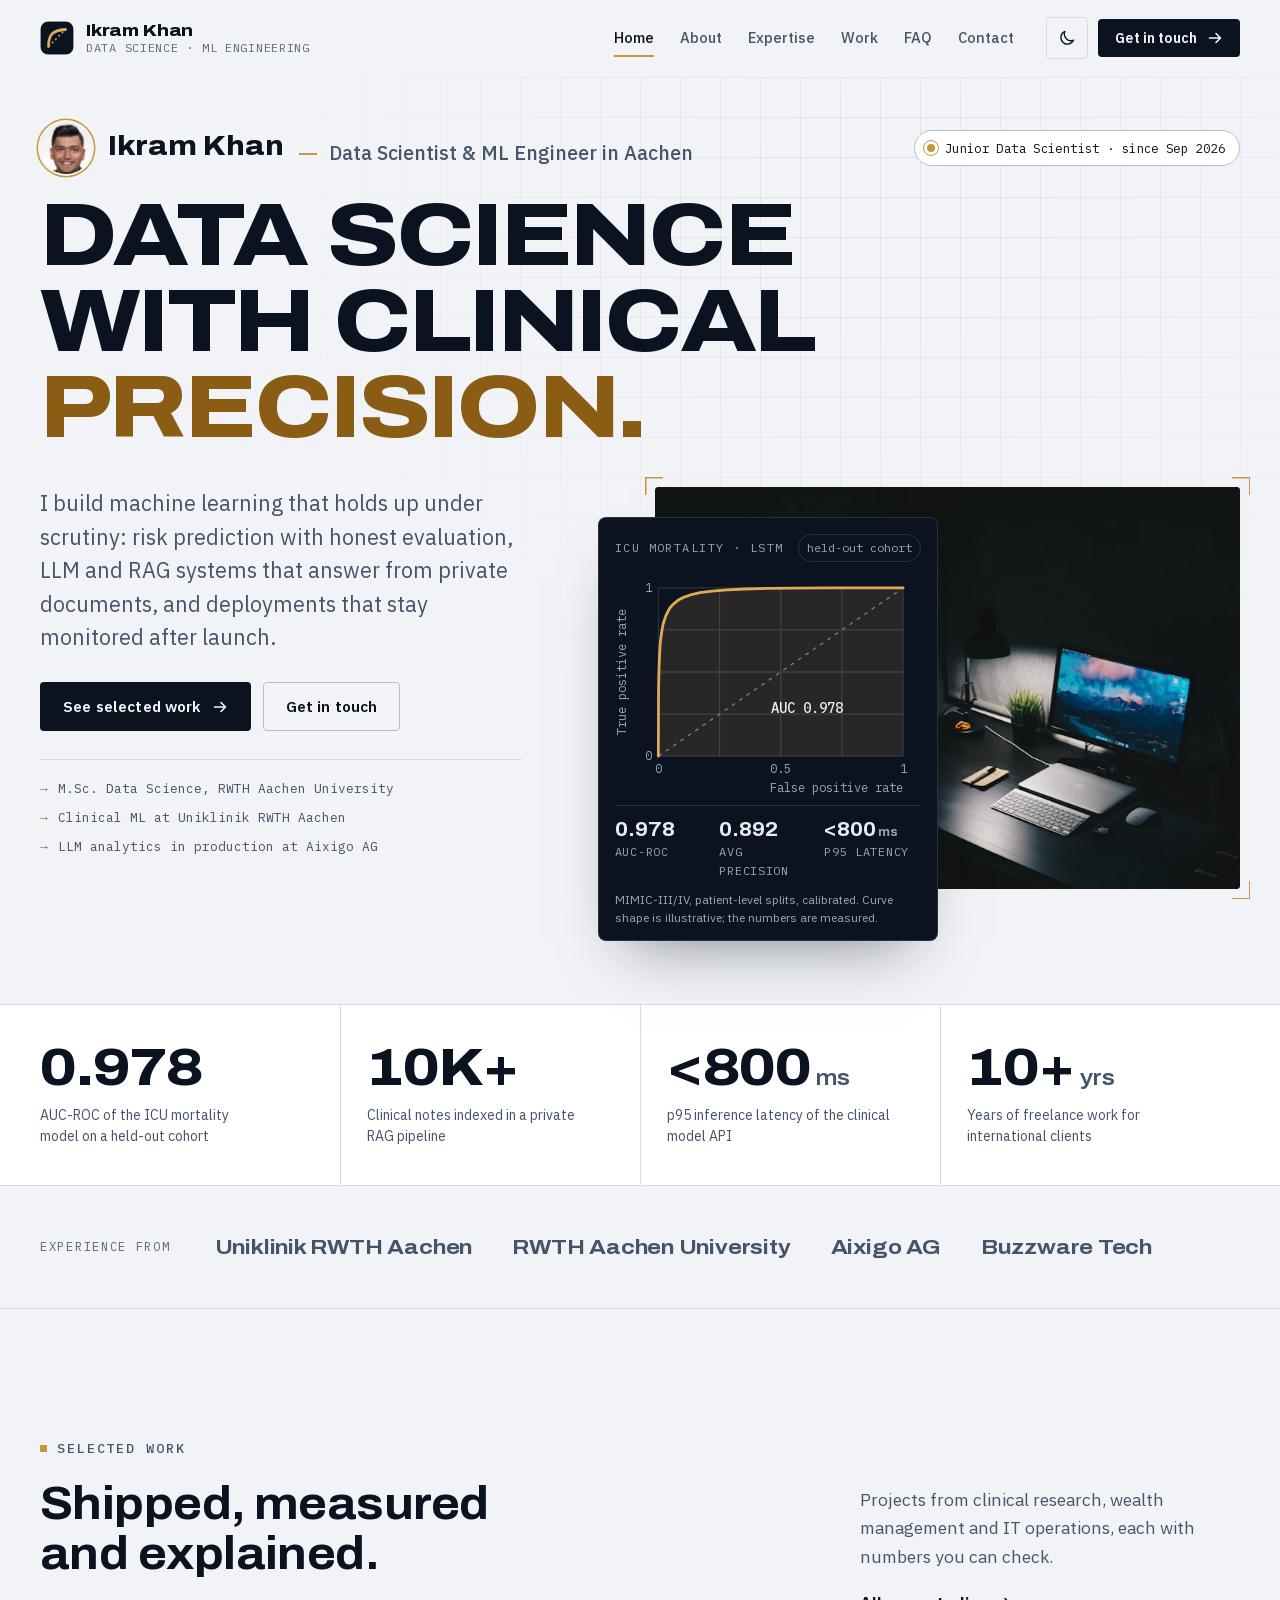
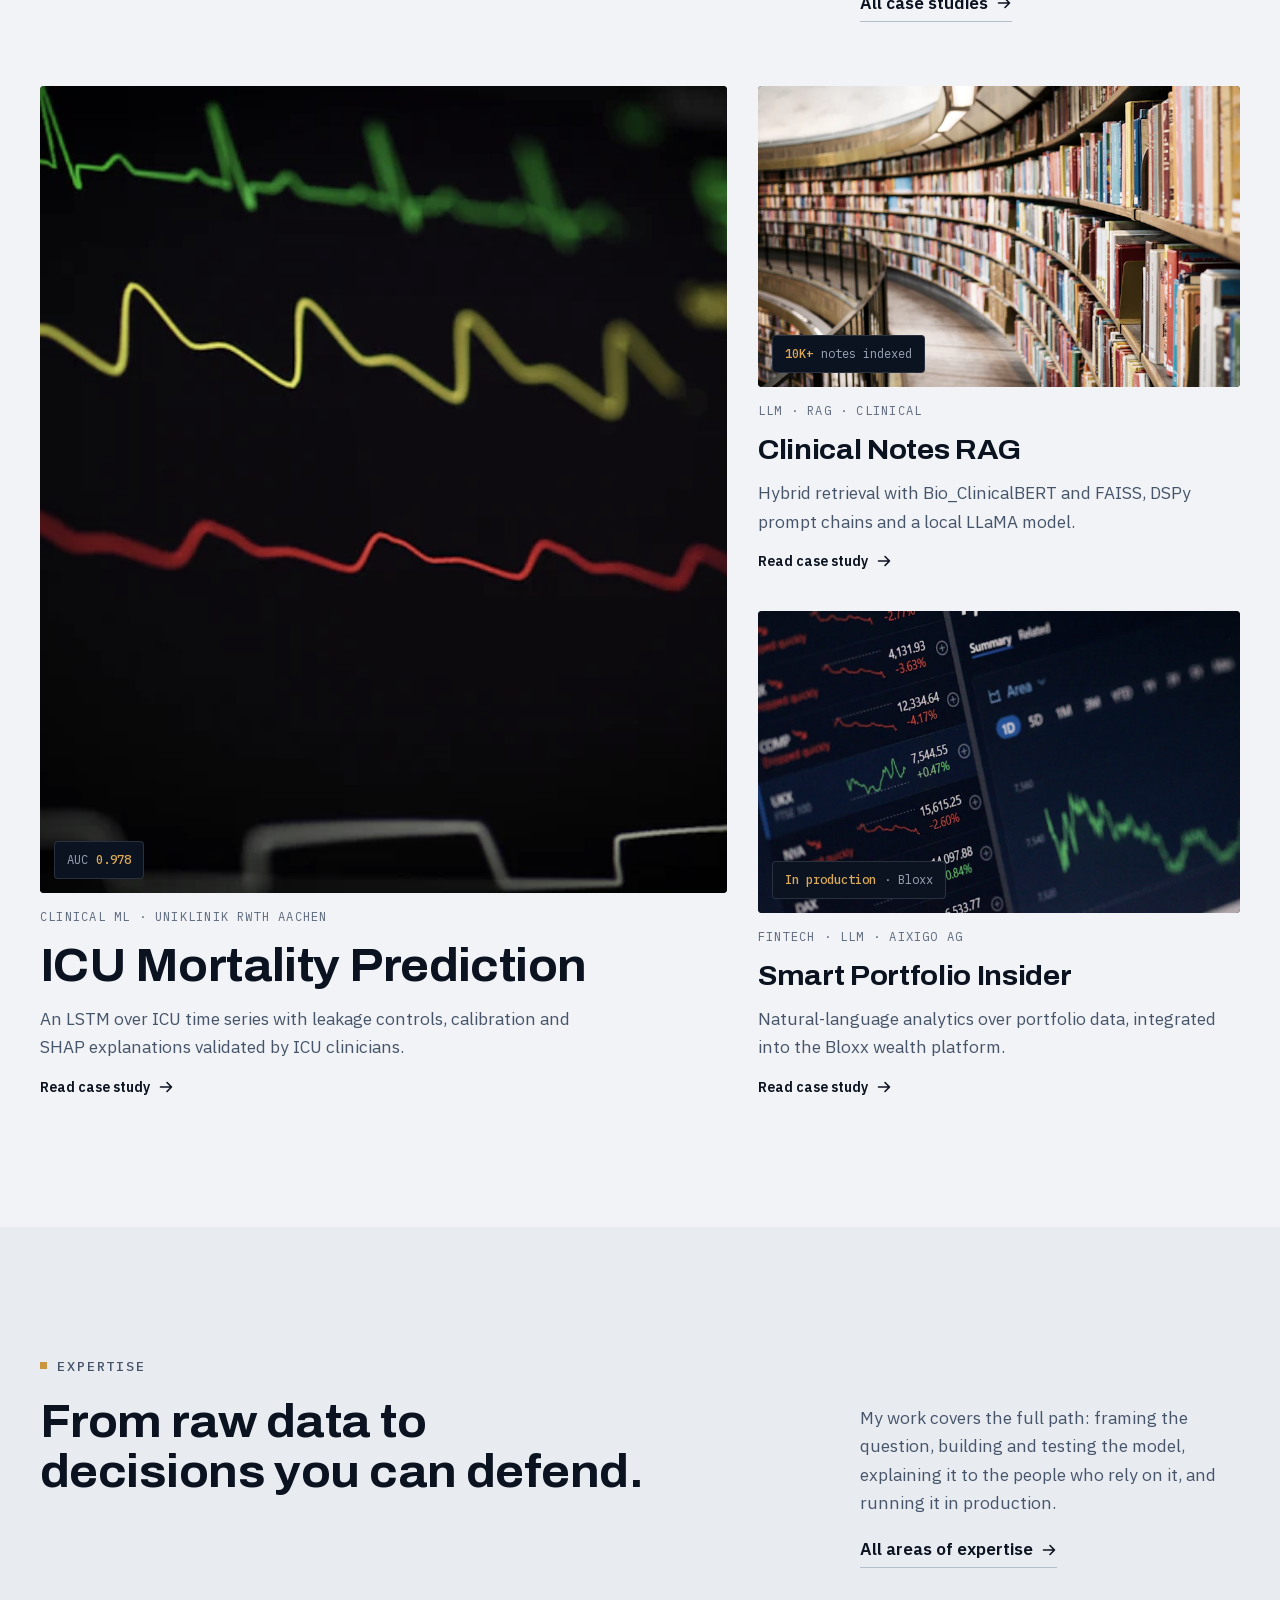
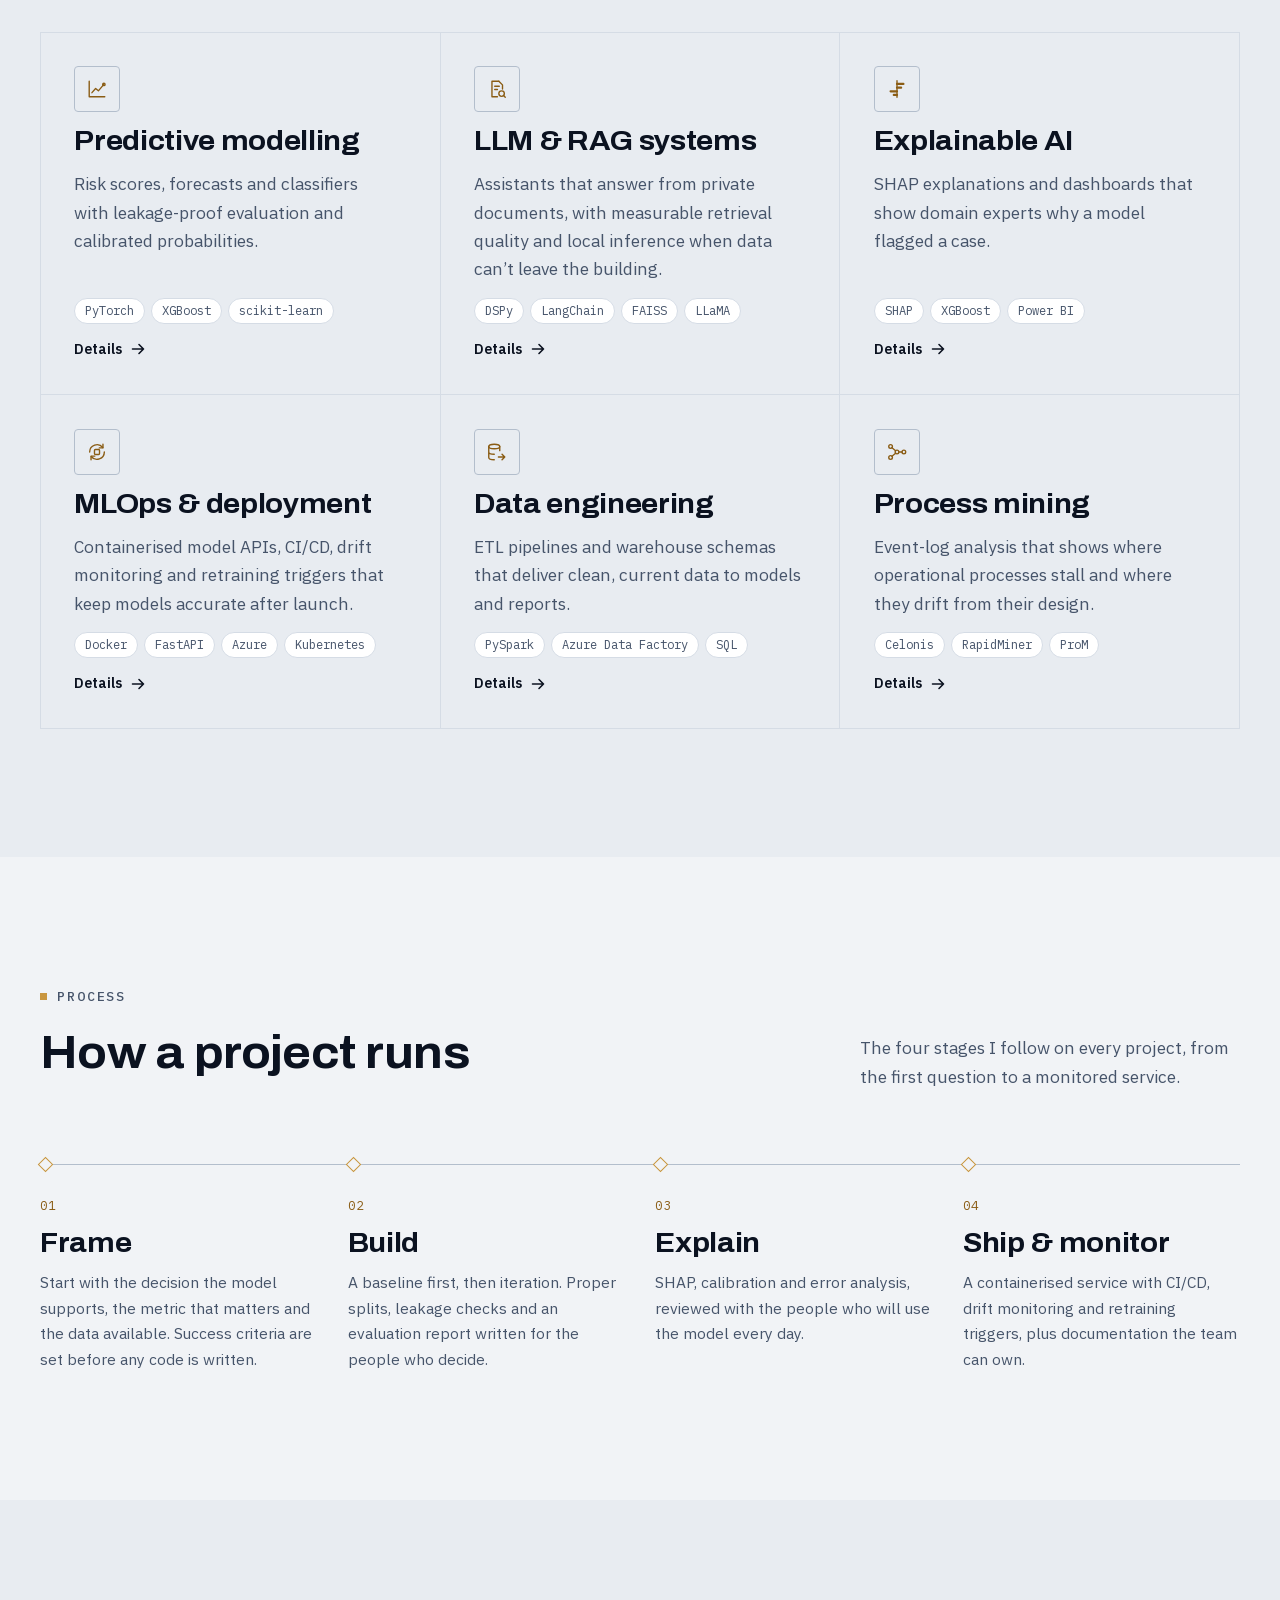
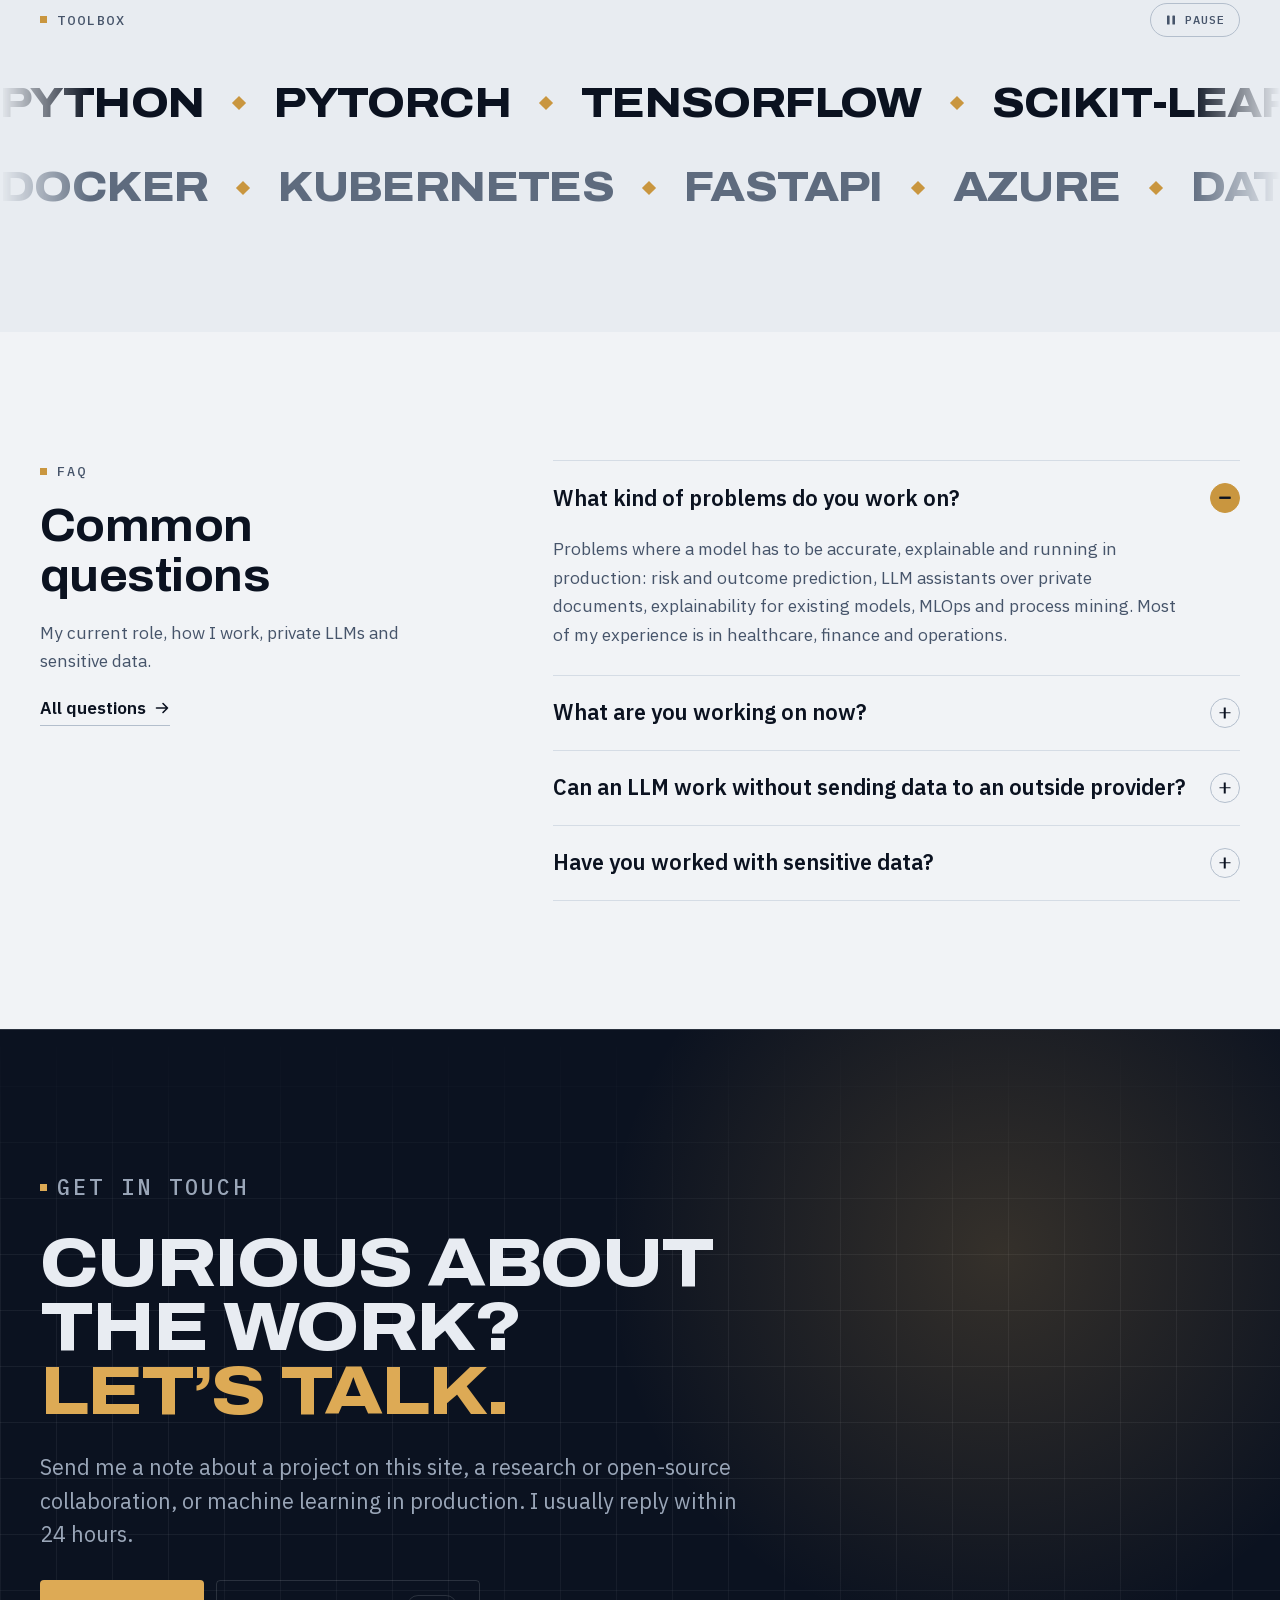
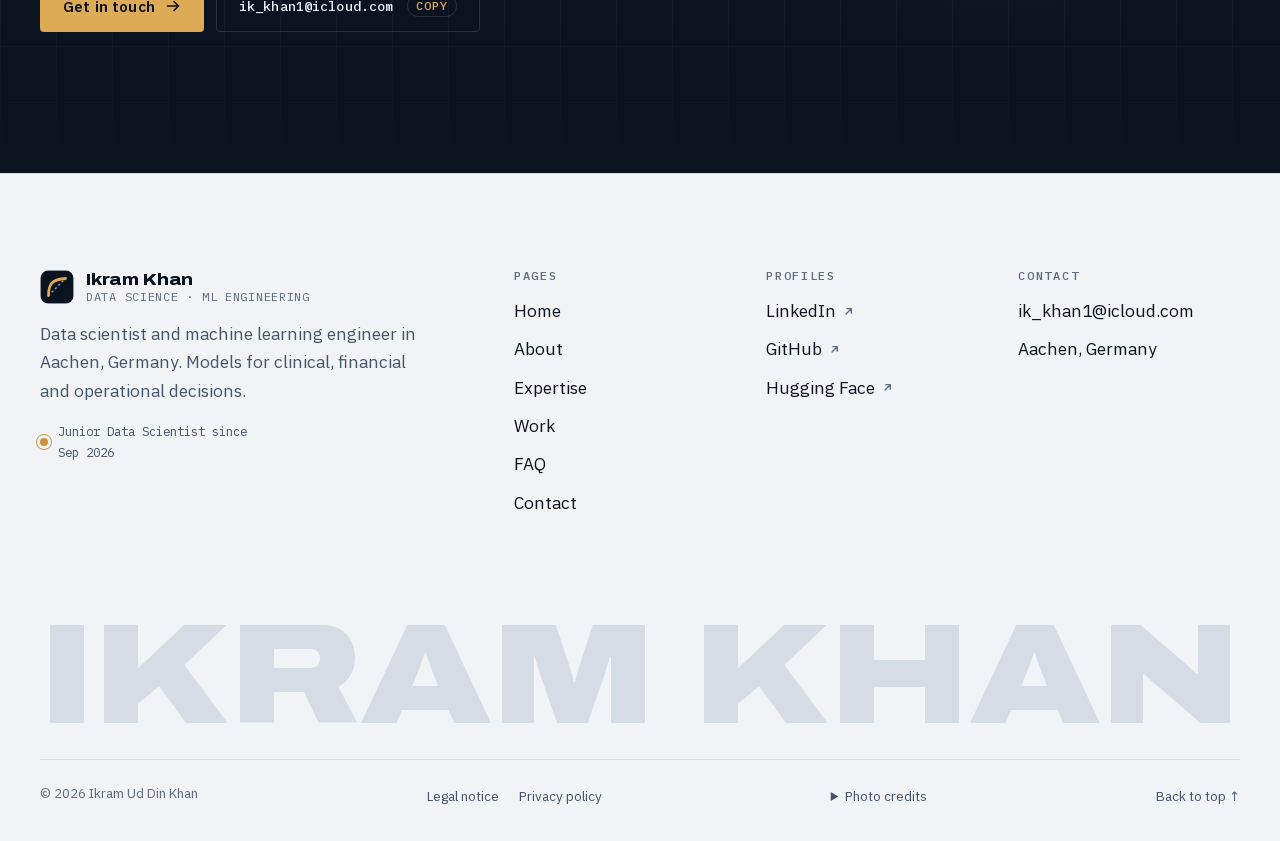
<file: index.html>
<!doctype html>
<html lang="en">
<head>
<meta charset="utf-8">
<meta name="viewport" content="width=device-width, initial-scale=1, viewport-fit=cover">
<title>Ikram Khan | Data Scientist &amp; ML Engineer in Aachen</title>
<meta name="claude:viewport-fit-sides" content="cover">
<meta name="description" content="Ikram Khan is a data scientist and ML engineer in Aachen building clinical risk models, LLM and RAG systems, explainable AI and MLOps for production.">
<meta name="author" content="Ikram Ud Din Khan">
<meta name="robots" content="index, follow, max-image-preview:large">
<meta name="theme-color" content="#F1F3F6">
<link rel="canonical" href="https://ikramkhan.de/">
<meta property="og:type" content="website">
<meta property="og:site_name" content="Ikram Khan">
<meta property="og:locale" content="en_GB">
<meta property="og:title" content="Ikram Khan | Data Scientist &amp; ML Engineer in Aachen">
<meta property="og:description" content="Ikram Khan is a data scientist and ML engineer in Aachen building clinical risk models, LLM and RAG systems, explainable AI and MLOps for production.">
<meta property="og:url" content="https://ikramkhan.de/">
<meta property="og:image" content="https://ikramkhan.de/assets/img/og-card.jpg">
<meta property="og:image:width" content="1200">
<meta property="og:image:height" content="630">
<meta property="og:image:alt" content="Ikram Khan, Data Scientist and ML Engineer in Aachen, beside an ROC curve at AUC 0.978.">
<meta name="twitter:card" content="summary_large_image">
<meta name="twitter:title" content="Ikram Khan | Data Scientist &amp; ML Engineer in Aachen">
<meta name="twitter:description" content="Ikram Khan is a data scientist and ML engineer in Aachen building clinical risk models, LLM and RAG systems, explainable AI and MLOps for production.">
<meta name="twitter:image" content="https://ikramkhan.de/assets/img/og-card.jpg">
<meta name="twitter:image:alt" content="Ikram Khan, Data Scientist and ML Engineer in Aachen, beside an ROC curve at AUC 0.978.">
<link rel="icon" href="favicon.svg" type="image/svg+xml">
<link rel="apple-touch-icon" href="apple-touch-icon.png">
<link rel="preload" href="assets/fonts/archivo-100-900-normal-latin.woff2" as="font" type="font/woff2" crossorigin>
<link rel="preload" href="assets/fonts/ibm-plex-sans-normal-latin.woff2" as="font" type="font/woff2" crossorigin>
<link rel="stylesheet" href="assets/css/fonts.css">
<link rel="stylesheet" href="assets/css/styles.css">
<script>(function(){var d=document.documentElement;if(!d.lang)d.lang='en';d.classList.add('js');try{var t=localStorage.getItem('ik-theme');if(t==='dark'||t==='light')d.setAttribute('data-theme',t)}catch(e){}try{if(sessionStorage.getItem('ik-intro'))d.classList.add('intro-seen');else sessionStorage.setItem('ik-intro','1')}catch(e){}})();</script>
</head>
<body>
<a class="skip-link" href="#main">Skip to content</a>
<header class="site-header" id="top">
  <div class="container header-inner">
    <a class="brand" href="./" aria-label="Ikram Khan, home"><svg class="brand-mark" viewBox="0 0 32 32" aria-hidden="true"><rect class="bm-bg" x="0.5" y="0.5" width="31" height="31" rx="7"/><path class="bm-chance" d="M8 24 24 8"/><path class="bm-curve" pathLength="1" d="M8 24C8 13 11.5 8.6 24 8"/></svg><span class="brand-text"><span class="brand-name">Ikram Khan</span><span class="brand-role">Data Science &middot; ML Engineering</span></span></a>
    <nav class="primary-nav" aria-label="Main">
      <ul>
        <li><a href="./" aria-current="page">Home</a></li>
        <li><a href="about.html">About</a></li>
        <li><a href="expertise.html">Expertise</a></li>
        <li><a href="work.html">Work</a></li>
        <li><a href="faq.html">FAQ</a></li>
        <li><a href="contact.html">Contact</a></li>
      </ul>
    </nav>
    <div class="header-actions">
      <button class="icon-btn theme-toggle" type="button" data-theme-toggle aria-pressed="false" aria-label="Switch to dark mode"><svg viewBox="0 0 24 24" aria-hidden="true"><g class="sun"><circle cx="12" cy="12" r="4"/><path d="M12 2.5v2M12 19.5v2M4.6 4.6 6 6M18 18l1.4 1.4M2.5 12h2M19.5 12h2M4.6 19.4 6 18M18 6l1.4-1.4"/></g><path class="moon" d="M20 14.5A8 8 0 0 1 9.5 4a8 8 0 1 0 10.5 10.5Z"/></svg></button>
      <a class="btn btn-primary btn-sm header-cta" href="contact.html">Get in touch <svg class="i i-arrow" viewBox="0 0 16 16" aria-hidden="true"><path d="M2.5 8h11M9 3.5 13.5 8 9 12.5"/></svg></a>
      <button class="icon-btn menu-toggle" type="button" aria-expanded="false" aria-controls="mobile-menu"><span class="sr-only">Menu</span><span class="menu-icon" aria-hidden="true"><span></span><span></span></span></button>
    </div>
  </div>
  <div class="scroll-progress" aria-hidden="true"></div>
</header>
<div class="mobile-menu" id="mobile-menu">
  <nav aria-label="Mobile">
    <ul>
      <li><a class="mm-link" href="./" style="--i:0" aria-current="page">Home <svg class="i i-arrow" viewBox="0 0 16 16" aria-hidden="true"><path d="M2.5 8h11M9 3.5 13.5 8 9 12.5"/></svg></a></li>
      <li><a class="mm-link" href="about.html" style="--i:1">About <svg class="i i-arrow" viewBox="0 0 16 16" aria-hidden="true"><path d="M2.5 8h11M9 3.5 13.5 8 9 12.5"/></svg></a></li>
      <li><a class="mm-link" href="expertise.html" style="--i:2">Expertise <svg class="i i-arrow" viewBox="0 0 16 16" aria-hidden="true"><path d="M2.5 8h11M9 3.5 13.5 8 9 12.5"/></svg></a></li>
      <li><a class="mm-link" href="work.html" style="--i:3">Work <svg class="i i-arrow" viewBox="0 0 16 16" aria-hidden="true"><path d="M2.5 8h11M9 3.5 13.5 8 9 12.5"/></svg></a></li>
      <li><a class="mm-link" href="faq.html" style="--i:4">FAQ <svg class="i i-arrow" viewBox="0 0 16 16" aria-hidden="true"><path d="M2.5 8h11M9 3.5 13.5 8 9 12.5"/></svg></a></li>
      <li><a class="mm-link" href="contact.html" style="--i:5">Contact <svg class="i i-arrow" viewBox="0 0 16 16" aria-hidden="true"><path d="M2.5 8h11M9 3.5 13.5 8 9 12.5"/></svg></a></li>
    </ul>
  </nav>
  <div class="mm-foot">
    <a class="btn btn-primary" href="contact.html">Get in touch <svg class="i i-arrow" viewBox="0 0 16 16" aria-hidden="true"><path d="M2.5 8h11M9 3.5 13.5 8 9 12.5"/></svg></a>
    <p class="mm-contact">ik_khan1@icloud.com</p>
  </div>
</div>
<main id="main" data-page="index">
<section class="hero" aria-labelledby="hero-name">
  <div class="container hero-grid">
    <div class="hero-head">
      <div class="hero-id">
        <div class="hero-person">
          <img class="avatar" src="assets/img/ikram-khan-avatar.jpg" width="240" height="240" alt="Portrait of Ikram Khan">
          <h1 class="hero-name" id="hero-name"><span class="hn-name">Ikram Khan</span> <span class="hn-role">Data Scientist &amp; ML Engineer in Aachen</span></h1>
        </div>
        <span class="status"><span class="pulse" aria-hidden="true"></span>Junior Data Scientist &middot; since Sep 2026</span>
      </div>
      <p class="hero-title">
        <span class="line"><span style="--i:0">Data science</span></span>
        <span class="line"><span style="--i:1">with clinical</span></span>
        <span class="line"><span style="--i:2"><em>precision.</em></span></span>
      </p>
    </div>

    <div class="hero-body">
      <p class="lead">I build machine learning that holds up under scrutiny: risk prediction with honest evaluation, LLM and RAG systems that answer from private documents, and deployments that stay monitored after launch.</p>
      <div class="hero-actions">
        <a class="btn btn-primary" href="work.html">See selected work <svg class="i i-arrow" viewBox="0 0 16 16" aria-hidden="true"><path d="M2.5 8h11M9 3.5 13.5 8 9 12.5"/></svg></a>
        <a class="btn btn-secondary" href="contact.html">Get in touch</a>
      </div>
      <ul class="hero-notes">
        <li>M.Sc. Data Science, RWTH Aachen University</li>
        <li>Clinical ML at Uniklinik RWTH Aachen</li>
        <li>LLM analytics in production at Aixigo AG</li>
      </ul>
    </div>

    <figure class="hero-visual">
      <div class="frame">
        <picture>
          <source media="(max-width: 959px)" srcset="[data-uri]">
          <img src="assets/img/hero-desk-1600.webp" srcset="assets/img/hero-desk-800.webp 800w, assets/img/hero-desk-1600.webp 1600w" sizes="46vw" width="1600" height="1096" alt="A dark home office: a monitor, keyboard and laptop on a black desk, lit by a single lamp." fetchpriority="high">
        </picture>
      </div>
      <span class="ticks" aria-hidden="true"></span>

      <div class="model-card" role="group" aria-label="Model summary for the ICU mortality predictor">
        <div class="mc-head">
          <span class="mc-title">ICU mortality &middot; LSTM</span>
          <span class="mc-chip">held-out cohort</span>
        </div>
        <svg class="roc" viewBox="0 0 240 178" role="img" aria-labelledby="roc-t roc-d">
          <title id="roc-t">ROC curve of the ICU mortality model</title>
          <desc id="roc-d">An illustrative ROC curve drawn at the reported AUC of 0.978. It rises almost vertically and stays far above the dashed chance line.</desc>
          <path class="grid" d="M82 14V146M130 14V146M178 14V146M34 47H226M34 80H226M34 113H226"/>
          <rect class="plot" x="34" y="14" width="192" height="132"/>
          <path class="chance" d="M34 146 226 14"/>
          <path class="area" d="M34.0 146.0 L34.1 102.6 L34.2 92.6 L34.4 81.6 L34.8 69.7 L35.3 59.9 L35.9 53.7 L36.9 46.9 L37.8 42.2 L39.8 36.0 L42.6 30.4 L45.5 26.9 L49.4 23.8 L53.2 21.7 L59.0 19.6 L66.6 17.8 L76.2 16.5 L87.8 15.6 L101.2 14.9 L120.4 14.4 L139.6 14.2 L168.4 14.0 L197.2 14.0 L226.0 14.0 L226 146 Z"/>
          <path class="curve" pathLength="1" d="M34.0 146.0 L34.1 102.6 L34.2 92.6 L34.4 81.6 L34.8 69.7 L35.3 59.9 L35.9 53.7 L36.9 46.9 L37.8 42.2 L39.8 36.0 L42.6 30.4 L45.5 26.9 L49.4 23.8 L53.2 21.7 L59.0 19.6 L66.6 17.8 L76.2 16.5 L87.8 15.6 L101.2 14.9 L120.4 14.4 L139.6 14.2 L168.4 14.0 L197.2 14.0 L226.0 14.0"/>
          <text x="34" y="159" text-anchor="middle">0</text>
          <text x="130" y="159" text-anchor="middle">0.5</text>
          <text x="226" y="159" text-anchor="middle">1</text>
          <text x="29" y="149" text-anchor="end">0</text>
          <text x="29" y="17" text-anchor="end">1</text>
          <text x="226" y="174" text-anchor="end">False positive rate</text>
          <text x="9" y="80" text-anchor="middle" transform="rotate(-90 9 80)">True positive rate</text>
          <text class="auc-label" x="122" y="112">AUC 0.978</text>
        </svg>
        <dl class="mc-stats">
          <div><dt>AUC-ROC</dt><dd>0.978</dd></div>
          <div><dt>Avg precision</dt><dd>0.892</dd></div>
          <div><dt>p95 latency</dt><dd>&lt;800<small>ms</small></dd></div>
        </dl>
        <p class="mc-note">MIMIC-III/IV, patient-level splits, calibrated. Curve shape is illustrative; the numbers are measured.</p>
      </div>
    </figure>
  </div>
</section>

<section class="metrics" aria-label="Key numbers">
  <div class="container">
    <dl class="metrics-grid">
      <div class="metric"><dt>AUC-ROC of the ICU mortality model on a held-out cohort</dt><dd><span data-count="0.978" data-decimals="3">0.978</span></dd></div>
      <div class="metric"><dt>Clinical notes indexed in a private RAG pipeline</dt><dd><span data-count="10" data-suffix="K+">10K+</span></dd></div>
      <div class="metric"><dt>p95 inference latency of the clinical model API</dt><dd><span data-count="800" data-from="2400" data-prefix="&lt;">&lt;800</span><span class="unit">ms</span></dd></div>
      <div class="metric"><dt>Years of freelance work for international clients</dt><dd><span data-count="10" data-suffix="+">10+</span><span class="unit">yrs</span></dd></div>
    </dl>
  </div>
</section>

<section class="creds" aria-label="Experience">
  <div class="container creds-inner">
    <p class="creds-label">Experience from</p>
    <ul>
      <li>Uniklinik RWTH Aachen</li>
      <li>RWTH Aachen University</li>
      <li>Aixigo AG</li>
      <li>Buzzware Tech</li>
    </ul>
  </div>
</section>

<section class="section" aria-labelledby="work-title">
  <div class="container">
    <div class="section-head reveal">
      <p class="eyebrow">Selected work</p>
      <h2 class="section-title" id="work-title">Shipped, measured and explained.</h2>
      <div class="section-aside">
        <p>Projects from clinical research, wealth management and IT operations, each with numbers you can check.</p>
        <a class="link-arrow" href="work.html">All case studies <svg class="i i-arrow" viewBox="0 0 16 16" aria-hidden="true"><path d="M2.5 8h11M9 3.5 13.5 8 9 12.5"/></svg></a>
      </div>
    </div>

    <div class="work-grid">
      <article class="work-card is-lead reveal">
        <div class="work-media">
          <img src="assets/img/icu-ecg-1440.webp" srcset="assets/img/icu-ecg-720.webp 720w, assets/img/icu-ecg-1440.webp 1440w" sizes="(min-width: 960px) 56vw, 100vw" width="1440" height="960" alt="Close-up of a patient monitor showing green, yellow and red vital-sign waveforms." loading="lazy" decoding="async">
          <span class="work-badge">AUC <b>0.978</b></span>
        </div>
        <p class="work-meta">Clinical ML &middot; Uniklinik RWTH Aachen</p>
        <h3><a href="work.html#icu">ICU Mortality Prediction</a></h3>
        <p>An LSTM over ICU time series with leakage controls, calibration and SHAP explanations validated by ICU clinicians.</p>
        <span class="svc-more" aria-hidden="true">Read case study <svg class="i i-arrow" viewBox="0 0 16 16" aria-hidden="true"><path d="M2.5 8h11M9 3.5 13.5 8 9 12.5"/></svg></span>
      </article>
      <article class="work-card reveal">
        <div class="work-media">
          <img src="assets/img/rag-library-1440.webp" srcset="assets/img/rag-library-720.webp 720w, assets/img/rag-library-1440.webp 1440w" sizes="(min-width: 960px) 38vw, 100vw" width="1440" height="961" alt="Curved shelves of a large library filled with colourful books." loading="lazy" decoding="async">
          <span class="work-badge"><b>10K+</b> notes indexed</span>
        </div>
        <p class="work-meta">LLM &middot; RAG &middot; Clinical</p>
        <h3><a href="work.html#rag">Clinical Notes RAG</a></h3>
        <p>Hybrid retrieval with Bio_ClinicalBERT and FAISS, DSPy prompt chains and a local LLaMA model.</p>
        <span class="svc-more" aria-hidden="true">Read case study <svg class="i i-arrow" viewBox="0 0 16 16" aria-hidden="true"><path d="M2.5 8h11M9 3.5 13.5 8 9 12.5"/></svg></span>
      </article>
      <article class="work-card reveal">
        <div class="work-media">
          <img src="assets/img/finance-chart-1440.webp" srcset="assets/img/finance-chart-720.webp 720w, assets/img/finance-chart-1440.webp 1440w" sizes="(min-width: 960px) 38vw, 100vw" width="1440" height="960" alt="A trading app on a dark screen with index prices and a green intraday chart." loading="lazy" decoding="async">
          <span class="work-badge"><b>In production</b> &middot; Bloxx</span>
        </div>
        <p class="work-meta">FinTech &middot; LLM &middot; Aixigo AG</p>
        <h3><a href="work.html#portfolio">Smart Portfolio Insider</a></h3>
        <p>Natural-language analytics over portfolio data, integrated into the Bloxx wealth platform.</p>
        <span class="svc-more" aria-hidden="true">Read case study <svg class="i i-arrow" viewBox="0 0 16 16" aria-hidden="true"><path d="M2.5 8h11M9 3.5 13.5 8 9 12.5"/></svg></span>
      </article>
    </div>
  </div>
</section>

<section class="section section-alt" aria-labelledby="svc-title">
  <div class="container">
    <div class="section-head reveal">
      <p class="eyebrow">Expertise</p>
      <h2 class="section-title" id="svc-title">From raw data to decisions you can defend.</h2>
      <div class="section-aside">
        <p>My work covers the full path: framing the question, building and testing the model, explaining it to the people who rely on it, and running it in production.</p>
        <a class="link-arrow" href="expertise.html">All areas of expertise <svg class="i i-arrow" viewBox="0 0 16 16" aria-hidden="true"><path d="M2.5 8h11M9 3.5 13.5 8 9 12.5"/></svg></a>
      </div>
    </div>

    <div class="svc-grid">
      <article class="svc-card glow" data-glow>
        <div class="svc-icon" aria-hidden="true"><svg viewBox="0 0 24 24"><path d="M3.5 20.5h17M3.5 20.5v-17"/><path d="m6.5 16 4-4.5 3 2.5 6-7"/><circle cx="19.5" cy="7" r="1.3"/></svg></div>
        <h3><a href="expertise.html#predictive">Predictive modelling</a></h3>
        <p>Risk scores, forecasts and classifiers with leakage-proof evaluation and calibrated probabilities.</p>
        <ul class="tags"><li>PyTorch</li><li>XGBoost</li><li>scikit-learn</li></ul>
        <span class="svc-more" aria-hidden="true">Details <svg class="i i-arrow" viewBox="0 0 16 16" aria-hidden="true"><path d="M2.5 8h11M9 3.5 13.5 8 9 12.5"/></svg></span>
      </article>
      <article class="svc-card glow" data-glow>
        <div class="svc-icon" aria-hidden="true"><svg viewBox="0 0 24 24"><path d="M14 3.5H6.5v17h6"/><path d="M14 3.5l4 4V12"/><path d="M9.5 9h5M9.5 12.5h3"/><circle cx="17" cy="17" r="3"/><path d="m19.2 19.2 1.8 1.8"/></svg></div>
        <h3><a href="expertise.html#llm">LLM &amp; RAG systems</a></h3>
        <p>Assistants that answer from private documents, with measurable retrieval quality and local inference when data can&rsquo;t leave the building.</p>
        <ul class="tags"><li>DSPy</li><li>LangChain</li><li>FAISS</li><li>LLaMA</li></ul>
        <span class="svc-more" aria-hidden="true">Details <svg class="i i-arrow" viewBox="0 0 16 16" aria-hidden="true"><path d="M2.5 8h11M9 3.5 13.5 8 9 12.5"/></svg></span>
      </article>
      <article class="svc-card glow" data-glow>
        <div class="svc-icon" aria-hidden="true"><svg viewBox="0 0 24 24"><path d="M12 3v18"/><path d="M12 6.5h7M12 10.5h4.5M5 14.5h7M8.5 18.5H12" stroke-width="2.4"/></svg></div>
        <h3><a href="expertise.html#xai">Explainable AI</a></h3>
        <p>SHAP explanations and dashboards that show domain experts why a model flagged a case.</p>
        <ul class="tags"><li>SHAP</li><li>XGBoost</li><li>Power BI</li></ul>
        <span class="svc-more" aria-hidden="true">Details <svg class="i i-arrow" viewBox="0 0 16 16" aria-hidden="true"><path d="M2.5 8h11M9 3.5 13.5 8 9 12.5"/></svg></span>
      </article>
      <article class="svc-card glow" data-glow>
        <div class="svc-icon" aria-hidden="true"><svg viewBox="0 0 24 24"><path d="M20 12a8 8 0 0 1-14.3 4.9"/><path d="M4 12a8 8 0 0 1 14.3-4.9"/><path d="M18.5 3.5v4h-4M5.5 20.5v-4h4"/><rect x="9.25" y="9.25" width="5.5" height="5.5" rx="1"/></svg></div>
        <h3><a href="expertise.html#mlops">MLOps &amp; deployment</a></h3>
        <p>Containerised model APIs, CI/CD, drift monitoring and retraining triggers that keep models accurate after launch.</p>
        <ul class="tags"><li>Docker</li><li>FastAPI</li><li>Azure</li><li>Kubernetes</li></ul>
        <span class="svc-more" aria-hidden="true">Details <svg class="i i-arrow" viewBox="0 0 16 16" aria-hidden="true"><path d="M2.5 8h11M9 3.5 13.5 8 9 12.5"/></svg></span>
      </article>
      <article class="svc-card glow" data-glow>
        <div class="svc-icon" aria-hidden="true"><svg viewBox="0 0 24 24"><ellipse cx="9" cy="6" rx="6" ry="2.5"/><path d="M3 6v12c0 1.4 2.7 2.5 6 2.5M15 6v4.5M3 12c0 1.4 2.7 2.5 6 2.5"/><path d="M13.5 17.5h7M17.5 14.5l3 3-3 3"/></svg></div>
        <h3><a href="expertise.html#data">Data engineering</a></h3>
        <p>ETL pipelines and warehouse schemas that deliver clean, current data to models and reports.</p>
        <ul class="tags"><li>PySpark</li><li>Azure Data Factory</li><li>SQL</li></ul>
        <span class="svc-more" aria-hidden="true">Details <svg class="i i-arrow" viewBox="0 0 16 16" aria-hidden="true"><path d="M2.5 8h11M9 3.5 13.5 8 9 12.5"/></svg></span>
      </article>
      <article class="svc-card glow" data-glow>
        <div class="svc-icon" aria-hidden="true"><svg viewBox="0 0 24 24"><circle cx="5" cy="6" r="2"/><circle cx="5" cy="18" r="2"/><circle cx="12" cy="12" r="2"/><circle cx="19.5" cy="12" r="2"/><path d="m6.5 7.4 4 3.2M6.5 16.6l4-3.2M14 12h3.5"/></svg></div>
        <h3><a href="expertise.html#process">Process mining</a></h3>
        <p>Event-log analysis that shows where operational processes stall and where they drift from their design.</p>
        <ul class="tags"><li>Celonis</li><li>RapidMiner</li><li>ProM</li></ul>
        <span class="svc-more" aria-hidden="true">Details <svg class="i i-arrow" viewBox="0 0 16 16" aria-hidden="true"><path d="M2.5 8h11M9 3.5 13.5 8 9 12.5"/></svg></span>
      </article>
    </div>
  </div>
</section>

<section class="section" aria-labelledby="process-title">
  <div class="container">
    <div class="section-head reveal">
      <p class="eyebrow">Process</p>
      <h2 class="section-title" id="process-title">How a project runs</h2>
      <div class="section-aside">
        <p>The four stages I follow on every project, from the first question to a monitored service.</p>
      </div>
    </div>
    <ol class="steps">
      <li class="step reveal">
        <span class="step-num">01</span>
        <h3>Frame</h3>
        <p>Start with the decision the model supports, the metric that matters and the data available. Success criteria are set before any code is written.</p>
      </li>
      <li class="step reveal">
        <span class="step-num">02</span>
        <h3>Build</h3>
        <p>A baseline first, then iteration. Proper splits, leakage checks and an evaluation report written for the people who decide.</p>
      </li>
      <li class="step reveal">
        <span class="step-num">03</span>
        <h3>Explain</h3>
        <p>SHAP, calibration and error analysis, reviewed with the people who will use the model every day.</p>
      </li>
      <li class="step reveal">
        <span class="step-num">04</span>
        <h3>Ship &amp; monitor</h3>
        <p>A containerised service with CI/CD, drift monitoring and retraining triggers, plus documentation the team can own.</p>
      </li>
    </ol>
  </div>
</section>

<section class="toolbox is-alt" aria-labelledby="tools-title">
  <div class="container toolbox-head">
    <h2 class="eyebrow" id="tools-title">Toolbox</h2>
    <button class="marquee-toggle" type="button" data-marquee-toggle aria-label="Pause the moving tool list"><svg class="mt-pause" viewBox="0 0 12 12" aria-hidden="true"><rect x="2" y="1.5" width="2.6" height="9" rx="0.6"/><rect x="7.4" y="1.5" width="2.6" height="9" rx="0.6"/></svg><svg class="mt-play" viewBox="0 0 12 12" aria-hidden="true" hidden><path d="M3 1.5v9l7.5-4.5z"/></svg><span data-marquee-label>Pause</span></button>
  </div>
  <div class="marquee" aria-hidden="true">
    <ul class="marquee-track">
      <li>Python</li><li>PyTorch</li><li>TensorFlow</li><li>scikit-learn</li><li>XGBoost</li><li>SHAP</li><li>Hugging Face</li><li>LangChain</li><li>DSPy</li><li>FAISS</li><li>LLaMA</li>
      <li class="dup">Python</li><li class="dup">PyTorch</li><li class="dup">TensorFlow</li><li class="dup">scikit-learn</li><li class="dup">XGBoost</li><li class="dup">SHAP</li><li class="dup">Hugging Face</li><li class="dup">LangChain</li><li class="dup">DSPy</li><li class="dup">FAISS</li><li class="dup">LLaMA</li>
    </ul>
  </div>
  <div class="marquee reverse" aria-hidden="true">
    <ul class="marquee-track">
      <li>Docker</li><li>Kubernetes</li><li>FastAPI</li><li>Azure</li><li>Databricks</li><li>PySpark</li><li>SQL</li><li>MLflow</li><li>GitHub Actions</li><li>Terraform</li><li>Power BI</li><li>Celonis</li>
      <li class="dup">Docker</li><li class="dup">Kubernetes</li><li class="dup">FastAPI</li><li class="dup">Azure</li><li class="dup">Databricks</li><li class="dup">PySpark</li><li class="dup">SQL</li><li class="dup">MLflow</li><li class="dup">GitHub Actions</li><li class="dup">Terraform</li><li class="dup">Power BI</li><li class="dup">Celonis</li>
    </ul>
  </div>
  <p class="sr-only">Tools I work with: Python, PyTorch, TensorFlow, scikit-learn, XGBoost, SHAP, Hugging Face, LangChain, DSPy, FAISS, LLaMA, Docker, Kubernetes, FastAPI, Azure, Databricks, PySpark, SQL, MLflow, GitHub Actions, Terraform, Power BI and Celonis.</p>
</section>

<section class="section" aria-labelledby="faq-title">
  <div class="container faq-preview">
    <div class="faq-side reveal">
      <p class="eyebrow">FAQ</p>
      <h2 class="section-title" id="faq-title">Common questions</h2>
      <p class="muted">My current role, how I work, private LLMs and sensitive data.</p>
      <a class="link-arrow" href="faq.html">All questions <svg class="i i-arrow" viewBox="0 0 16 16" aria-hidden="true"><path d="M2.5 8h11M9 3.5 13.5 8 9 12.5"/></svg></a>
    </div>
    <div class="faq-list">
      <div class="faq-item">
        <h3><button class="faq-q" type="button" id="hq1" aria-expanded="true" aria-controls="ha1">What kind of problems do you work on?<span class="faq-icon" aria-hidden="true"></span></button></h3>
        <div class="faq-a" id="ha1" role="region" aria-labelledby="hq1"><div class="faq-a-inner"><div>
          <p>Problems where a model has to be accurate, explainable and running in production: risk and outcome prediction, LLM assistants over private documents, explainability for existing models, MLOps and process mining. Most of my experience is in healthcare, finance and operations.</p>
        </div></div></div>
      </div>
      <div class="faq-item">
        <h3><button class="faq-q" type="button" id="hq2" aria-expanded="false" aria-controls="ha2">What are you working on now?<span class="faq-icon" aria-hidden="true"></span></button></h3>
        <div class="faq-a" id="ha2" role="region" aria-labelledby="hq2"><div class="faq-a-inner"><div>
          <p>Since September 2026 I work full-time as a Junior Data Scientist. The projects on this site come from my research and earlier roles, and my public code is on GitHub and Hugging Face.</p>
        </div></div></div>
      </div>
      <div class="faq-item">
        <h3><button class="faq-q" type="button" id="hq3" aria-expanded="false" aria-controls="ha3">Can an LLM work without sending data to an outside provider?<span class="faq-icon" aria-hidden="true"></span></button></h3>
        <div class="faq-a" id="ha3" role="region" aria-labelledby="hq3"><div class="faq-a-inner"><div>
          <p>Yes. I have built RAG pipelines that run local LLaMA models, so documents and prompts stay on your own infrastructure. Retrieval quality and answer faithfulness are measured, so it is clear how well the system works before anyone relies on it.</p>
        </div></div></div>
      </div>
      <div class="faq-item">
        <h3><button class="faq-q" type="button" id="hq4" aria-expanded="false" aria-controls="ha4">Have you worked with sensitive data?<span class="faq-icon" aria-hidden="true"></span></button></h3>
        <div class="faq-a" id="ha4" role="region" aria-labelledby="hq4"><div class="faq-a-inner"><div>
          <p>Yes. At Uniklinik RWTH Aachen I worked with ICU patient data under PhysioNet and IRB protocols, and I hold CITI Program certifications in human research. Local models and synthetic data generators are part of how I design systems that handle sensitive data.</p>
        </div></div></div>
      </div>
    </div>
  </div>
</section>


<section class="cta-band" data-glow aria-labelledby="cta-title">
  <div class="container cta-inner">
    <p class="eyebrow on-ink">Get in touch</p>
    <h2 class="cta-title" id="cta-title">Curious about the work? <em>Let&rsquo;s talk.</em></h2>
    <p>Send me a note about a project on this site, a research or open-source collaboration, or machine learning in production. I usually reply within 24 hours.</p>
    <div class="cta-actions">
      <a class="btn btn-accent" href="contact.html">Get in touch <svg class="i i-arrow" viewBox="0 0 16 16" aria-hidden="true"><path d="M2.5 8h11M9 3.5 13.5 8 9 12.5"/></svg></a>
      <button class="btn btn-ghost-ink copy-inline" type="button" data-copy="ik_khan1@icloud.com"><span class="ci-text">ik_khan1@icloud.com</span><span class="ci-state" data-copy-label>Copy</span></button>
    </div>
  </div>
</section>
</main>
<footer class="site-footer">
  <div class="container">
    <div class="footer-top">
      <div class="footer-intro">
        <a class="brand" href="./" aria-label="Ikram Khan, home"><svg class="brand-mark" viewBox="0 0 32 32" aria-hidden="true"><rect class="bm-bg" x="0.5" y="0.5" width="31" height="31" rx="7"/><path class="bm-chance" d="M8 24 24 8"/><path class="bm-curve" pathLength="1" d="M8 24C8 13 11.5 8.6 24 8"/></svg><span class="brand-text"><span class="brand-name">Ikram Khan</span><span class="brand-role">Data Science &middot; ML Engineering</span></span></a>
        <p>Data scientist and machine learning engineer in Aachen, Germany. Models for clinical, financial and operational decisions.</p>
        <p class="footer-status"><span class="pulse" aria-hidden="true"></span>Junior Data Scientist since Sep 2026</p>
      </div>
      <nav class="footer-col" aria-label="Footer">
        <h2>Pages</h2>
        <ul>
          <li><a href="./">Home</a></li>
          <li><a href="about.html">About</a></li>
          <li><a href="expertise.html">Expertise</a></li>
          <li><a href="work.html">Work</a></li>
          <li><a href="faq.html">FAQ</a></li>
          <li><a href="contact.html">Contact</a></li>
        </ul>
      </nav>
      <div class="footer-col">
        <h2>Profiles</h2>
        <ul>
          <li><a href="https://www.linkedin.com/in/ikramdkhan" target="_blank" rel="noopener me">LinkedIn <svg class="i i-ext" viewBox="0 0 16 16" aria-hidden="true"><path d="M5 11 11 5M6 4.5h5.5V10"/></svg><span class="sr-only"> (opens in a new tab)</span></a></li>
          <li><a href="https://github.com/IkramKhan8" target="_blank" rel="noopener me">GitHub <svg class="i i-ext" viewBox="0 0 16 16" aria-hidden="true"><path d="M5 11 11 5M6 4.5h5.5V10"/></svg><span class="sr-only"> (opens in a new tab)</span></a></li>
          <li><a href="https://huggingface.co/IkramKhan8" target="_blank" rel="noopener me">Hugging Face <svg class="i i-ext" viewBox="0 0 16 16" aria-hidden="true"><path d="M5 11 11 5M6 4.5h5.5V10"/></svg><span class="sr-only"> (opens in a new tab)</span></a></li>
        </ul>
      </div>
      <div class="footer-col">
        <h2>Contact</h2>
        <ul>
          <li><a href="mailto:ik_khan1@icloud.com">ik_khan1@icloud.com</a></li>
          <li>Aachen, Germany</li>
        </ul>
      </div>
    </div>
    <svg class="footer-wordmark" viewBox="0 0 1000 112" aria-hidden="true" focusable="false"><text x="0" y="98" textLength="1000" lengthAdjust="spacingAndGlyphs">IKRAM KHAN</text></svg>
    <div class="footer-bottom">
      <p>&copy; <span data-year>2026</span> Ikram Ud Din Khan</p>
      <nav class="legal-links" aria-label="Legal"><a href="imprint.html">Legal notice</a><a href="privacy.html">Privacy policy</a></nav>
      <details class="credits">
        <summary>Photo credits</summary>
        <ul>
          <li><a href="https://unsplash.com/photos/a-desk-with-a-computer-monitor-and-keyboard-on-it-OVbeSXRk_9E" target="_blank" rel="noopener">Desk at night, Nikita Kachanovsky<span class="sr-only"> (opens in a new tab)</span></a></li>
          <li><a href="https://unsplash.com/photos/a-close-up-of-a-computer-screen-with-a-line-of-ecg-ZSo4axN3ZXI" target="_blank" rel="noopener">ECG monitor, Joshua Chehov<span class="sr-only"> (opens in a new tab)</span></a></li>
          <li><a href="https://unsplash.com/photos/books-on-brown-wooden-shelf-2JIvboGLeho" target="_blank" rel="noopener">Library, Susan Q Yin<span class="sr-only"> (opens in a new tab)</span></a></li>
          <li><a href="https://unsplash.com/photos/graphical-user-interface-application-x07ELaNFt34" target="_blank" rel="noopener">Market data, Anne Nygård<span class="sr-only"> (opens in a new tab)</span></a></li>
          <li><a href="https://unsplash.com/photos/sticky-notes-on-corkboard-5aiRb5f464A" target="_blank" rel="noopener">Planning wall, Jo Szczepanska<span class="sr-only"> (opens in a new tab)</span></a></li>
          <li><a href="https://unsplash.com/photos/close-up-of-dark-blue-circuit-board-pfR18JNEMv8" target="_blank" rel="noopener">Circuit board, Vishnu Mohanan<span class="sr-only"> (opens in a new tab)</span></a></li>
          <li><a href="https://unsplash.com/photos/brown-and-gray-concrete-building-under-gray-clouds-during-daytime-xo8pEDmCAyA" target="_blank" rel="noopener">Aachen Cathedral, Carolina Nichitin<span class="sr-only"> (opens in a new tab)</span></a></li>
          <li><a href="https://unsplash.com/photos/cable-network-M5tzZtFCOfs" target="_blank" rel="noopener">Server cabling, Taylor Vick<span class="sr-only"> (opens in a new tab)</span></a></li>
          <li><a href="https://unsplash.com/photos/a-black-and-white-photo-of-a-building-xyuYk9oLA8I" target="_blank" rel="noopener">Facade, Samuel Scalzo<span class="sr-only"> (opens in a new tab)</span></a></li>
          <li><a href="https://unsplash.com/photos/a-blue-background-with-lines-and-dots-xuTJZ7uD7PI" target="_blank" rel="noopener">Network, Conny Schneider<span class="sr-only"> (opens in a new tab)</span></a></li>
        </ul>
        <p>All photos from Unsplash, used under the Unsplash License.</p>
      </details>
      <a class="to-top" href="#top">Back to top &uarr;</a>
    </div>
  </div>
</footer>
<script type="application/ld+json">{"@context":"https://schema.org","@graph":[{"@type":"WebSite","@id":"https://ikramkhan.de/#website","url":"https://ikramkhan.de/","name":"Ikram Khan","inLanguage":"en","publisher":{"@id":"https://ikramkhan.de/#person"}},{"@type":"Person","@id":"https://ikramkhan.de/#person","name":"Ikram Ud Din Khan","alternateName":"Ikram Khan","jobTitle":"Junior Data Scientist","description":"Data scientist and machine learning engineer in Aachen, Germany, focused on clinical ML, LLM and RAG systems, explainable AI and MLOps.","url":"https://ikramkhan.de/","image":"https://ikramkhan.de/assets/img/ikram-khan-portrait.jpg","email":"mailto:ik_khan1@icloud.com","address":{"@type":"PostalAddress","addressLocality":"Aachen","addressCountry":"DE"},"alumniOf":[{"@type":"CollegeOrUniversity","name":"RWTH Aachen University"},{"@type":"CollegeOrUniversity","name":"University of Management and Technology"}],"knowsAbout":["Machine learning","Data science","Clinical machine learning","Large language models","Retrieval-augmented generation","Explainable AI","MLOps","Process mining"],"knowsLanguage":["en","de"],"sameAs":["https://www.linkedin.com/in/ikramdkhan","https://github.com/IkramKhan8","https://huggingface.co/IkramKhan8"]}]}</script>
<script src="assets/js/main.js" defer></script>
</body>
</html>
</file>
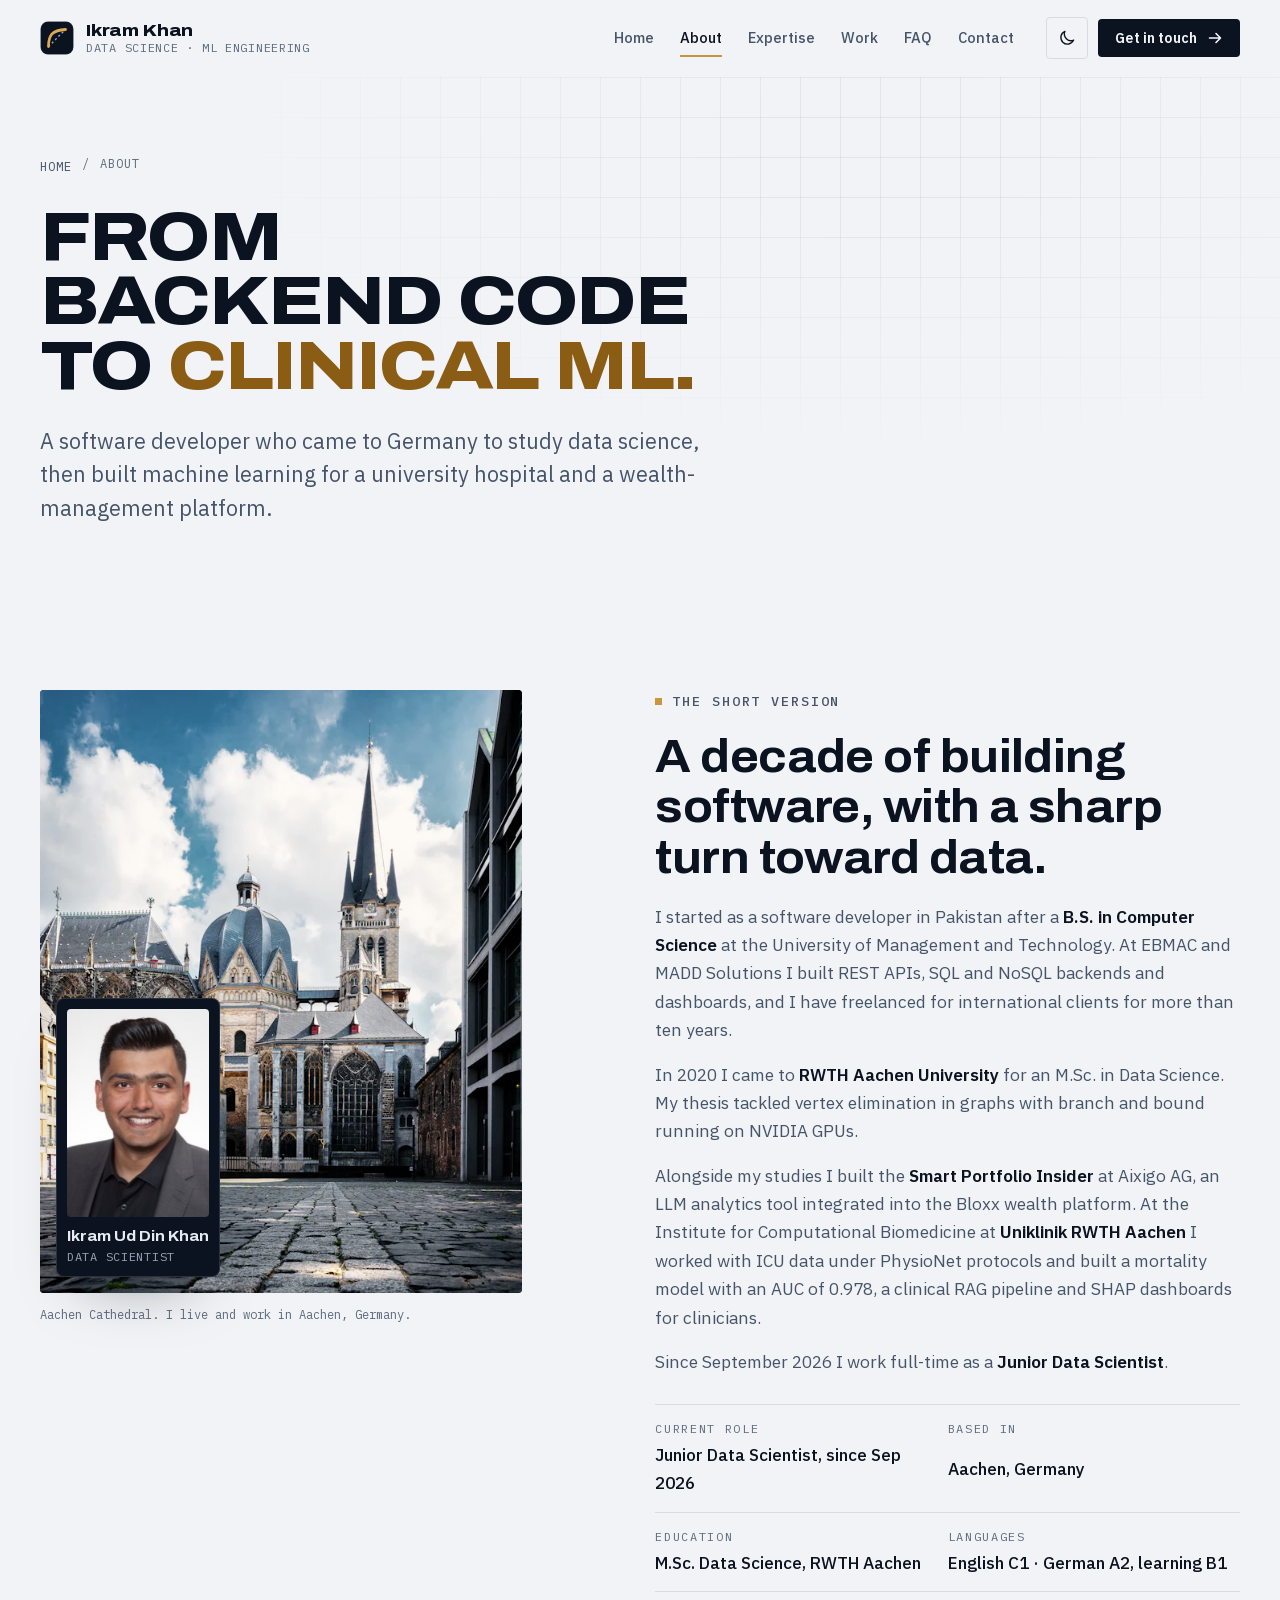
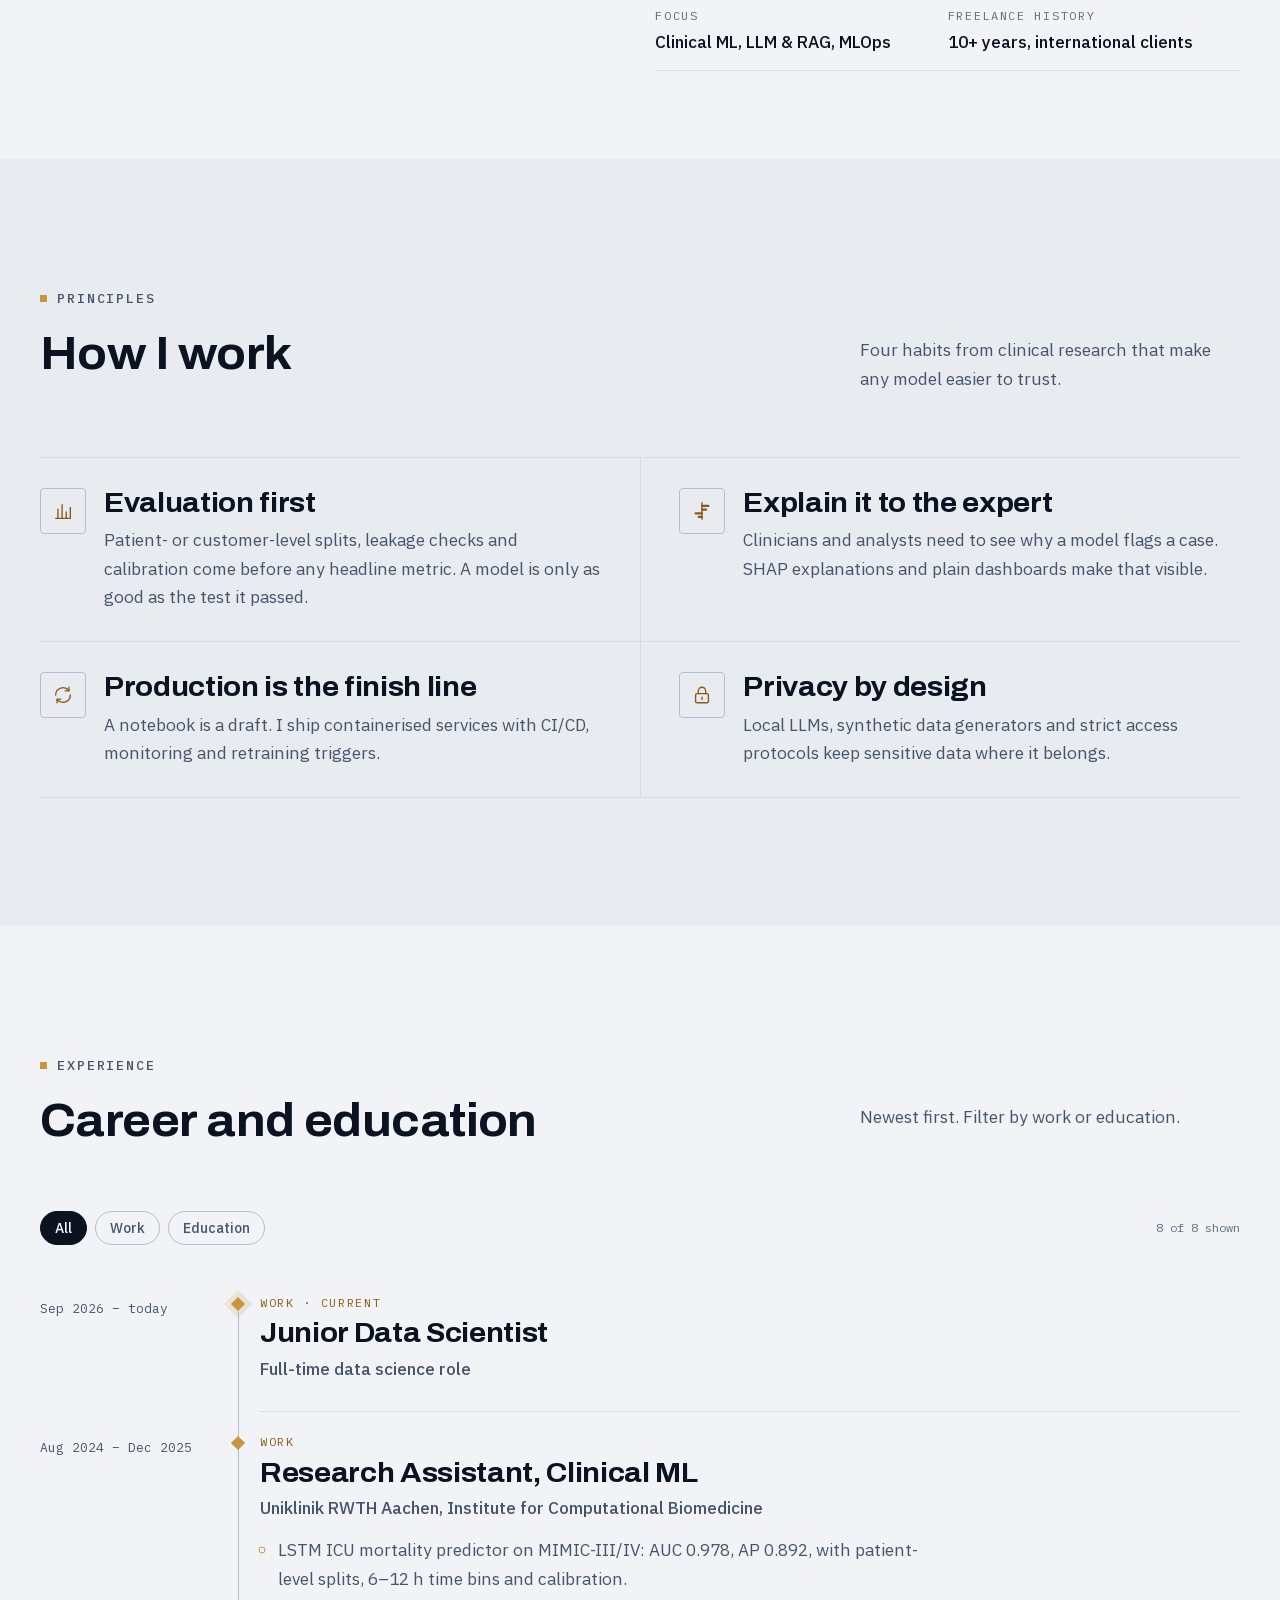
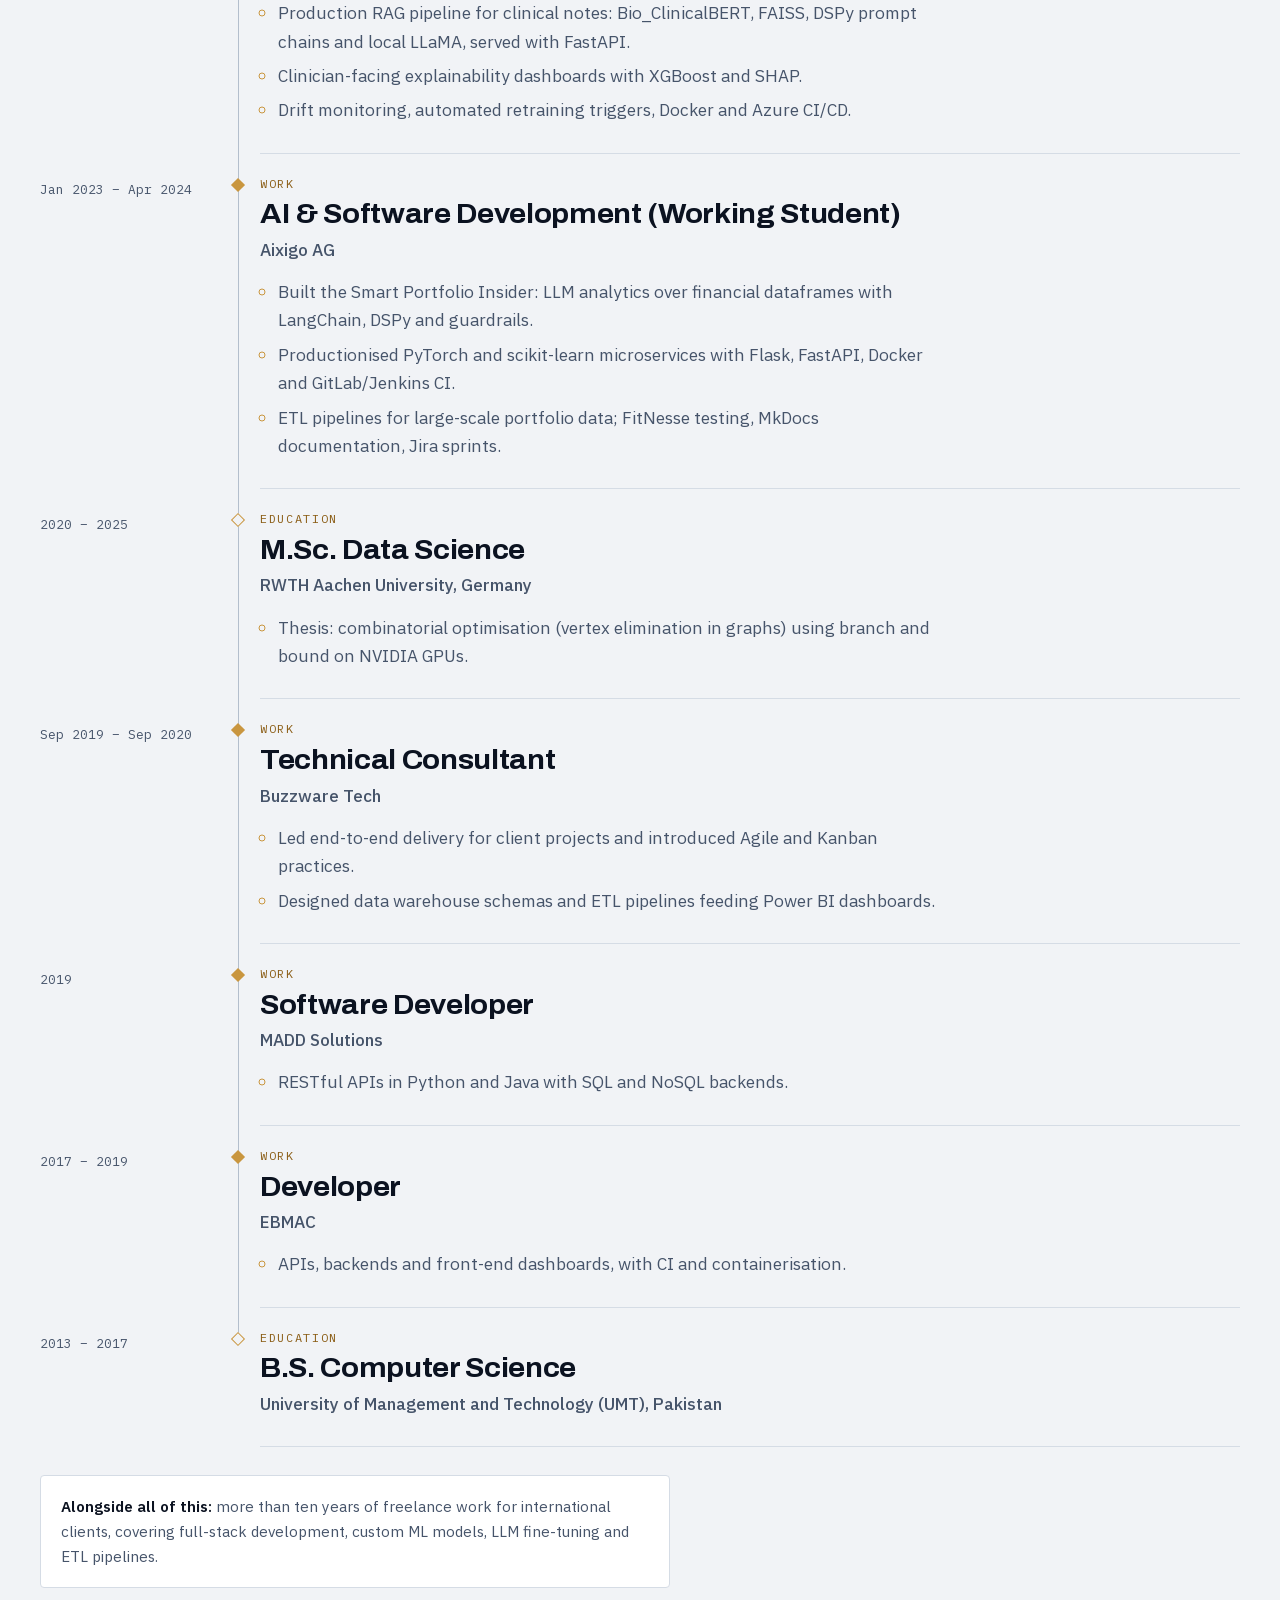
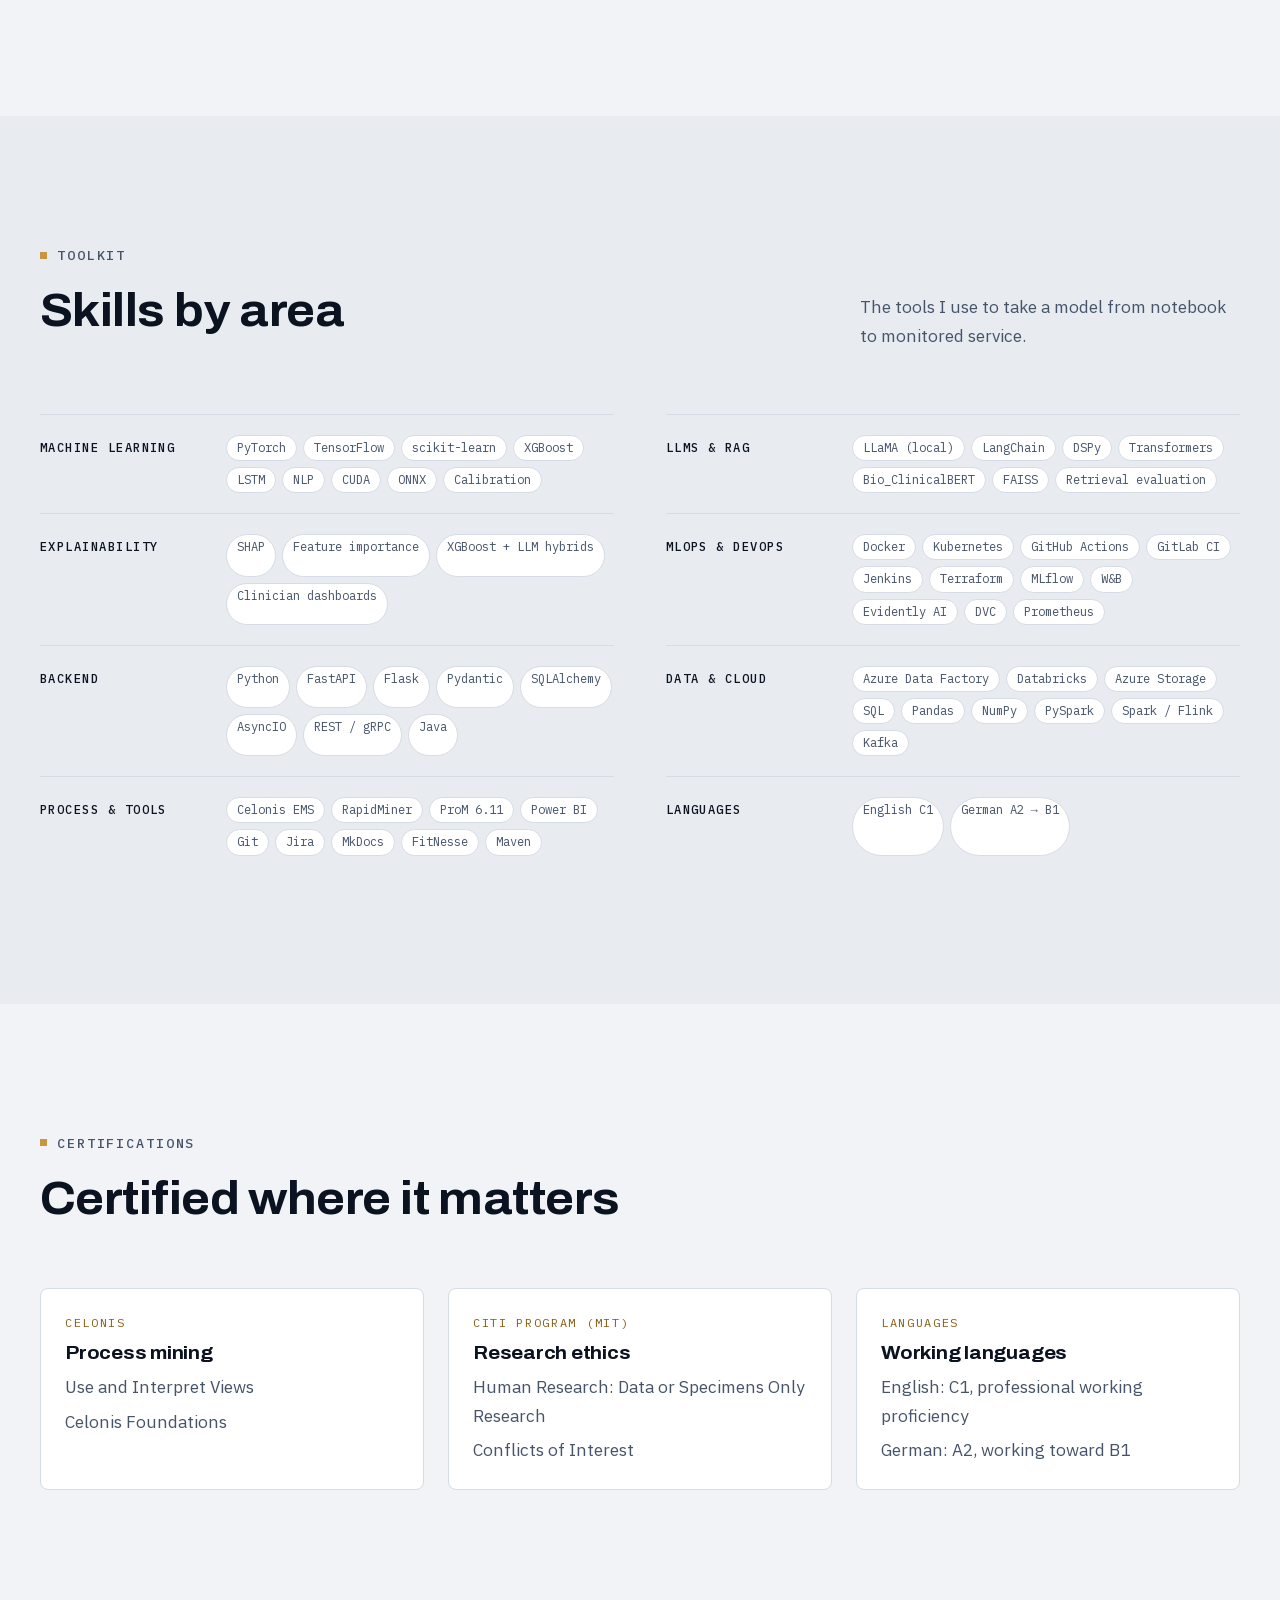
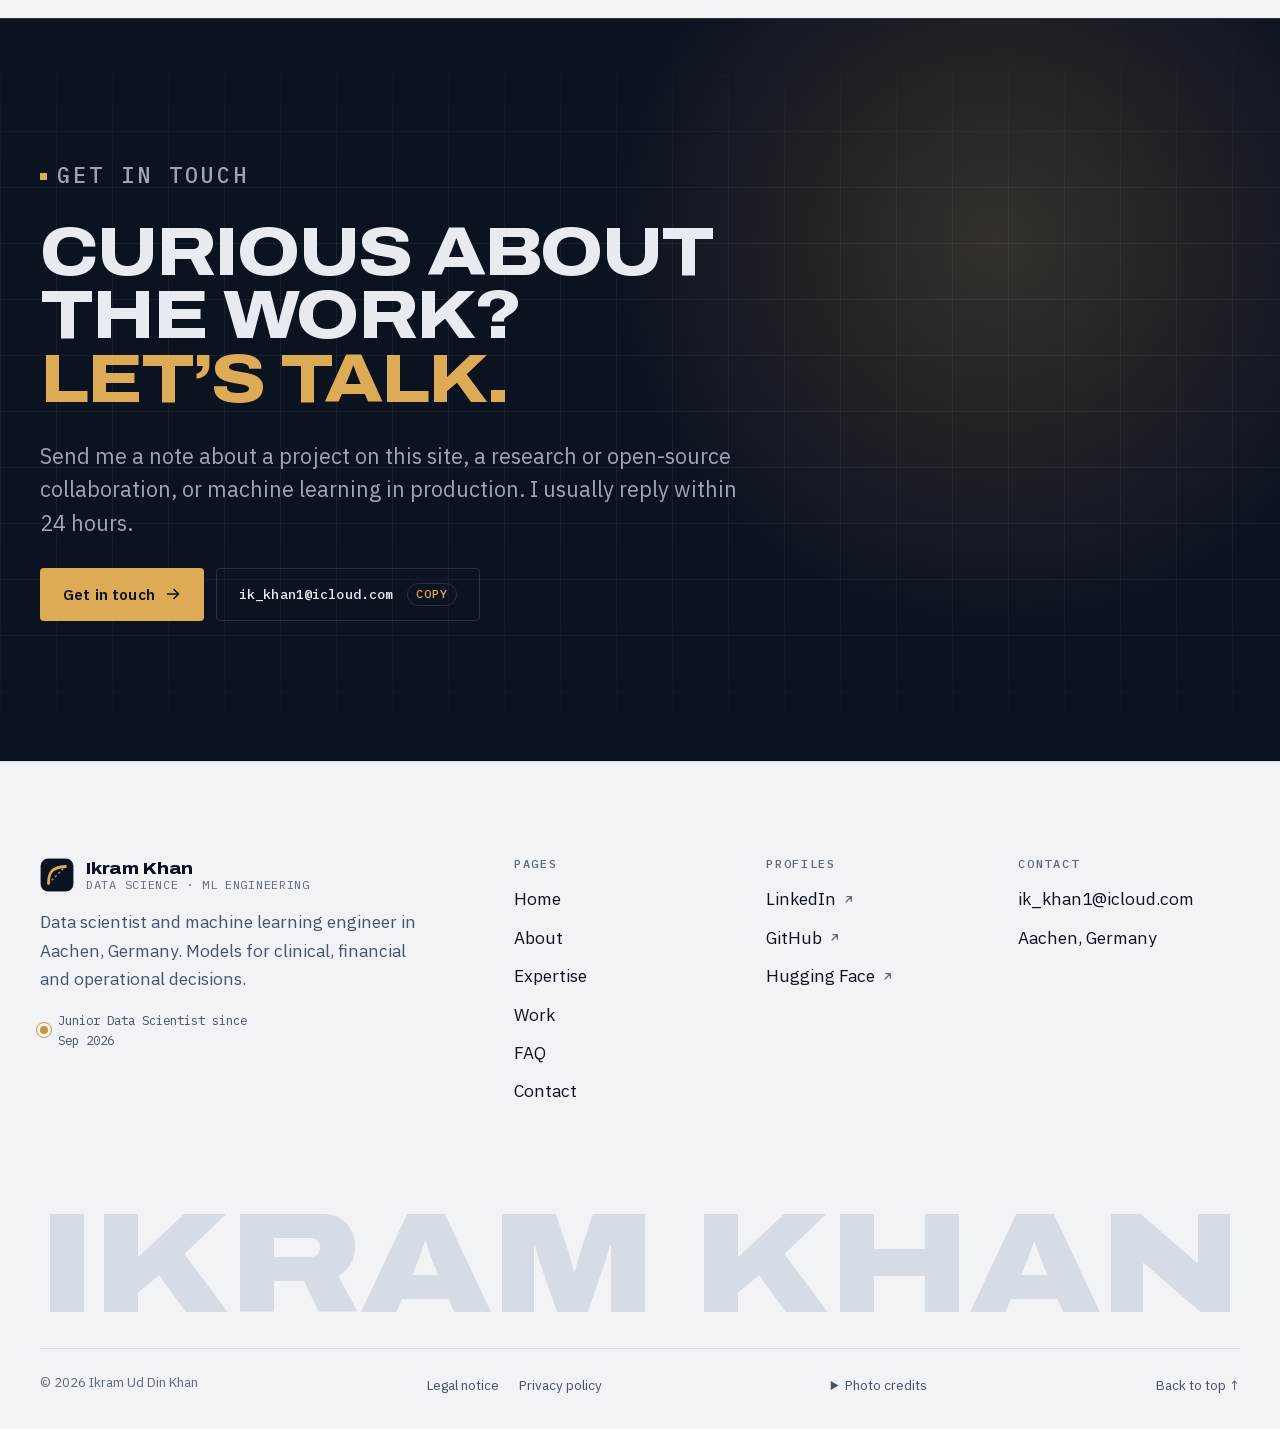
<file: about.html>
<!doctype html>
<html lang="en">
<head>
<meta charset="utf-8">
<meta name="viewport" content="width=device-width, initial-scale=1, viewport-fit=cover">
<title>About Ikram Khan | Data Scientist &amp; ML Engineer</title>
<meta name="claude:viewport-fit-sides" content="cover">
<meta name="description" content="From backend developer to data scientist: M.Sc. Data Science at RWTH Aachen, clinical ML at Uniklinik RWTH Aachen and LLM analytics at Aixigo AG.">
<meta name="author" content="Ikram Ud Din Khan">
<meta name="robots" content="index, follow, max-image-preview:large">
<meta name="theme-color" content="#F1F3F6">
<link rel="canonical" href="https://ikramkhan.de/about.html">
<meta property="og:type" content="profile">
<meta property="og:site_name" content="Ikram Khan">
<meta property="og:locale" content="en_GB">
<meta property="og:title" content="About Ikram Khan | Data Scientist &amp; ML Engineer">
<meta property="og:description" content="From backend developer to data scientist: M.Sc. Data Science at RWTH Aachen, clinical ML at Uniklinik RWTH Aachen and LLM analytics at Aixigo AG.">
<meta property="og:url" content="https://ikramkhan.de/about.html">
<meta property="og:image" content="https://ikramkhan.de/assets/img/og-card.jpg">
<meta property="og:image:width" content="1200">
<meta property="og:image:height" content="630">
<meta property="og:image:alt" content="Ikram Khan, Data Scientist and ML Engineer in Aachen, beside an ROC curve at AUC 0.978.">
<meta name="twitter:card" content="summary_large_image">
<meta name="twitter:title" content="About Ikram Khan | Data Scientist &amp; ML Engineer">
<meta name="twitter:description" content="From backend developer to data scientist: M.Sc. Data Science at RWTH Aachen, clinical ML at Uniklinik RWTH Aachen and LLM analytics at Aixigo AG.">
<meta name="twitter:image" content="https://ikramkhan.de/assets/img/og-card.jpg">
<meta name="twitter:image:alt" content="Ikram Khan, Data Scientist and ML Engineer in Aachen, beside an ROC curve at AUC 0.978.">
<meta property="profile:first_name" content="Ikram">
<meta property="profile:last_name" content="Khan">
<link rel="icon" href="favicon.svg" type="image/svg+xml">
<link rel="apple-touch-icon" href="apple-touch-icon.png">
<link rel="preload" href="assets/fonts/archivo-100-900-normal-latin.woff2" as="font" type="font/woff2" crossorigin>
<link rel="preload" href="assets/fonts/ibm-plex-sans-normal-latin.woff2" as="font" type="font/woff2" crossorigin>
<link rel="stylesheet" href="assets/css/fonts.css">
<link rel="stylesheet" href="assets/css/styles.css">
<script>(function(){var d=document.documentElement;if(!d.lang)d.lang='en';d.classList.add('js');try{var t=localStorage.getItem('ik-theme');if(t==='dark'||t==='light')d.setAttribute('data-theme',t)}catch(e){}try{if(sessionStorage.getItem('ik-intro'))d.classList.add('intro-seen');else sessionStorage.setItem('ik-intro','1')}catch(e){}})();</script>
</head>
<body>
<a class="skip-link" href="#main">Skip to content</a>
<header class="site-header" id="top">
  <div class="container header-inner">
    <a class="brand" href="./" aria-label="Ikram Khan, home"><svg class="brand-mark" viewBox="0 0 32 32" aria-hidden="true"><rect class="bm-bg" x="0.5" y="0.5" width="31" height="31" rx="7"/><path class="bm-chance" d="M8 24 24 8"/><path class="bm-curve" pathLength="1" d="M8 24C8 13 11.5 8.6 24 8"/></svg><span class="brand-text"><span class="brand-name">Ikram Khan</span><span class="brand-role">Data Science &middot; ML Engineering</span></span></a>
    <nav class="primary-nav" aria-label="Main">
      <ul>
        <li><a href="./">Home</a></li>
        <li><a href="about.html" aria-current="page">About</a></li>
        <li><a href="expertise.html">Expertise</a></li>
        <li><a href="work.html">Work</a></li>
        <li><a href="faq.html">FAQ</a></li>
        <li><a href="contact.html">Contact</a></li>
      </ul>
    </nav>
    <div class="header-actions">
      <button class="icon-btn theme-toggle" type="button" data-theme-toggle aria-pressed="false" aria-label="Switch to dark mode"><svg viewBox="0 0 24 24" aria-hidden="true"><g class="sun"><circle cx="12" cy="12" r="4"/><path d="M12 2.5v2M12 19.5v2M4.6 4.6 6 6M18 18l1.4 1.4M2.5 12h2M19.5 12h2M4.6 19.4 6 18M18 6l1.4-1.4"/></g><path class="moon" d="M20 14.5A8 8 0 0 1 9.5 4a8 8 0 1 0 10.5 10.5Z"/></svg></button>
      <a class="btn btn-primary btn-sm header-cta" href="contact.html">Get in touch <svg class="i i-arrow" viewBox="0 0 16 16" aria-hidden="true"><path d="M2.5 8h11M9 3.5 13.5 8 9 12.5"/></svg></a>
      <button class="icon-btn menu-toggle" type="button" aria-expanded="false" aria-controls="mobile-menu"><span class="sr-only">Menu</span><span class="menu-icon" aria-hidden="true"><span></span><span></span></span></button>
    </div>
  </div>
  <div class="scroll-progress" aria-hidden="true"></div>
</header>
<div class="mobile-menu" id="mobile-menu">
  <nav aria-label="Mobile">
    <ul>
      <li><a class="mm-link" href="./" style="--i:0">Home <svg class="i i-arrow" viewBox="0 0 16 16" aria-hidden="true"><path d="M2.5 8h11M9 3.5 13.5 8 9 12.5"/></svg></a></li>
      <li><a class="mm-link" href="about.html" style="--i:1" aria-current="page">About <svg class="i i-arrow" viewBox="0 0 16 16" aria-hidden="true"><path d="M2.5 8h11M9 3.5 13.5 8 9 12.5"/></svg></a></li>
      <li><a class="mm-link" href="expertise.html" style="--i:2">Expertise <svg class="i i-arrow" viewBox="0 0 16 16" aria-hidden="true"><path d="M2.5 8h11M9 3.5 13.5 8 9 12.5"/></svg></a></li>
      <li><a class="mm-link" href="work.html" style="--i:3">Work <svg class="i i-arrow" viewBox="0 0 16 16" aria-hidden="true"><path d="M2.5 8h11M9 3.5 13.5 8 9 12.5"/></svg></a></li>
      <li><a class="mm-link" href="faq.html" style="--i:4">FAQ <svg class="i i-arrow" viewBox="0 0 16 16" aria-hidden="true"><path d="M2.5 8h11M9 3.5 13.5 8 9 12.5"/></svg></a></li>
      <li><a class="mm-link" href="contact.html" style="--i:5">Contact <svg class="i i-arrow" viewBox="0 0 16 16" aria-hidden="true"><path d="M2.5 8h11M9 3.5 13.5 8 9 12.5"/></svg></a></li>
    </ul>
  </nav>
  <div class="mm-foot">
    <a class="btn btn-primary" href="contact.html">Get in touch <svg class="i i-arrow" viewBox="0 0 16 16" aria-hidden="true"><path d="M2.5 8h11M9 3.5 13.5 8 9 12.5"/></svg></a>
    <p class="mm-contact">ik_khan1@icloud.com</p>
  </div>
</div>
<main id="main" data-page="about">
<section class="page-hero" aria-labelledby="page-title">
  <div class="container page-hero-grid">
    <nav class="crumbs" aria-label="Breadcrumb"><a href="./">Home</a><span aria-hidden="true">/</span><span aria-current="page">About</span></nav>
    <h1 class="page-title" id="page-title">
      <span class="line"><span style="--i:0">From backend code</span></span>
      <span class="line"><span style="--i:1">to <em>clinical ML.</em></span></span>
    </h1>
    <p class="lead">A software developer who came to Germany to study data science, then built machine learning for a university hospital and a wealth-management platform.</p>
  </div>
</section>

<section class="section section-tight" aria-labelledby="story-title">
  <div class="container intro-grid">
    <figure class="intro-figure reveal">
      <div class="intro-photo">
        <div class="frame">
          <img src="assets/img/aachen-cathedral-1200.webp" srcset="assets/img/aachen-cathedral-600.webp 600w, assets/img/aachen-cathedral-1200.webp 1200w" sizes="(min-width: 960px) 40vw, 100vw" width="1200" height="1500" alt="Aachen Cathedral with its Gothic choir, dome and spire under a bright, cloudy sky, seen across a cobbled square." loading="lazy" decoding="async">
        </div>
        <div class="portrait-card">
          <img src="assets/img/ikram-khan-portrait.jpg" width="243" height="356" alt="Ikram Khan, smiling, in a dark blazer and black shirt." loading="lazy" decoding="async">
          <p><strong>Ikram Ud Din Khan</strong><span>Data Scientist</span></p>
        </div>
      </div>
      <figcaption>Aachen Cathedral. I live and work in Aachen, Germany.</figcaption>
    </figure>

    <div class="intro-text">
      <p class="eyebrow">The short version</p>
      <h2 id="story-title">A decade of building software, with a sharp turn toward data.</h2>
      <div class="prose">
        <p>I started as a software developer in Pakistan after a <strong>B.S. in Computer Science</strong> at the University of Management and Technology. At EBMAC and MADD Solutions I built REST APIs, SQL and NoSQL backends and dashboards, and I have freelanced for international clients for more than ten years.</p>
        <p>In 2020 I came to <strong>RWTH Aachen University</strong> for an M.Sc. in Data Science. My thesis tackled vertex elimination in graphs with branch and bound running on NVIDIA GPUs.</p>
        <p>Alongside my studies I built the <strong>Smart Portfolio Insider</strong> at Aixigo AG, an LLM analytics tool integrated into the Bloxx wealth platform. At the Institute for Computational Biomedicine at <strong>Uniklinik RWTH Aachen</strong> I worked with ICU data under PhysioNet protocols and built a mortality model with an AUC of 0.978, a clinical RAG pipeline and SHAP dashboards for clinicians.</p>
        <p>Since September 2026 I work full-time as a <strong>Junior Data Scientist</strong>.</p>
      </div>
      <dl class="facts">
        <div><dt>Current role</dt><dd>Junior Data Scientist, since Sep 2026</dd></div>
        <div><dt>Based in</dt><dd>Aachen, Germany</dd></div>
        <div><dt>Education</dt><dd>M.Sc. Data Science, RWTH Aachen</dd></div>
        <div><dt>Languages</dt><dd>English C1 &middot; German A2, learning B1</dd></div>
        <div><dt>Focus</dt><dd>Clinical ML, LLM &amp; RAG, MLOps</dd></div>
        <div><dt>Freelance history</dt><dd>10+ years, international clients</dd></div>
      </dl>
    </div>
  </div>
</section>

<section class="section section-alt" aria-labelledby="principles-title">
  <div class="container">
    <div class="section-head reveal">
      <p class="eyebrow">Principles</p>
      <h2 class="section-title" id="principles-title">How I work</h2>
      <div class="section-aside"><p>Four habits from clinical research that make any model easier to trust.</p></div>
    </div>
    <div class="principles">
      <article class="principle reveal">
        <div class="svc-icon" aria-hidden="true"><svg viewBox="0 0 24 24"><path d="M4 20h16M6.5 20V10M11 20V5M15.5 20v-7M20 20V8"/></svg></div>
        <div>
          <h3>Evaluation first</h3>
          <p>Patient- or customer-level splits, leakage checks and calibration come before any headline metric. A model is only as good as the test it passed.</p>
        </div>
      </article>
      <article class="principle reveal">
        <div class="svc-icon" aria-hidden="true"><svg viewBox="0 0 24 24"><path d="M12 3v18"/><path d="M12 6.5h7M12 10.5h4.5M5 14.5h7M8.5 18.5H12" stroke-width="2.4"/></svg></div>
        <div>
          <h3>Explain it to the expert</h3>
          <p>Clinicians and analysts need to see why a model flags a case. SHAP explanations and plain dashboards make that visible.</p>
        </div>
      </article>
      <article class="principle reveal">
        <div class="svc-icon" aria-hidden="true"><svg viewBox="0 0 24 24"><path d="M20 12a8 8 0 0 1-14.3 4.9"/><path d="M4 12a8 8 0 0 1 14.3-4.9"/><path d="M18.5 3.5v4h-4M5.5 20.5v-4h4"/></svg></div>
        <div>
          <h3>Production is the finish line</h3>
          <p>A notebook is a draft. I ship containerised services with CI/CD, monitoring and retraining triggers.</p>
        </div>
      </article>
      <article class="principle reveal">
        <div class="svc-icon" aria-hidden="true"><svg viewBox="0 0 24 24"><rect x="5" y="10.5" width="14" height="10" rx="1.5"/><path d="M8 10.5V7.5a4 4 0 0 1 8 0v3M12 14.5v2.5"/></svg></div>
        <div>
          <h3>Privacy by design</h3>
          <p>Local LLMs, synthetic data generators and strict access protocols keep sensitive data where it belongs.</p>
        </div>
      </article>
    </div>
  </div>
</section>

<section class="section" aria-labelledby="career-title">
  <div class="container">
    <div class="section-head reveal">
      <p class="eyebrow">Experience</p>
      <h2 class="section-title" id="career-title">Career and education</h2>
      <div class="section-aside"><p>Newest first. Filter by work or education.</p></div>
    </div>

    <div class="filters tl-filter" data-filter-for="timeline" role="group" aria-label="Filter the timeline">
      <button class="chip" type="button" data-filter="all" aria-pressed="true">All</button>
      <button class="chip" type="button" data-filter="work" aria-pressed="false">Work</button>
      <button class="chip" type="button" data-filter="edu" aria-pressed="false">Education</button>
      <span class="filter-status" data-filter-status aria-live="polite">8 of 8 shown</span>
    </div>

    <ol class="timeline" id="timeline">
      <li class="tl-item is-current" data-tags="work">
        <p class="tl-date">Sep 2026 &ndash; today</p>
        <span class="tl-node" aria-hidden="true"></span>
        <div class="tl-body">
          <p class="tl-kind">Work &middot; current</p>
          <h3>Junior Data Scientist</h3>
          <p class="tl-org">Full-time data science role</p>
        </div>
      </li>
      <li class="tl-item" data-tags="work">
        <p class="tl-date">Aug 2024 &ndash; Dec 2025</p>
        <span class="tl-node" aria-hidden="true"></span>
        <div class="tl-body">
          <p class="tl-kind">Work</p>
          <h3>Research Assistant, Clinical ML</h3>
          <p class="tl-org">Uniklinik RWTH Aachen, Institute for Computational Biomedicine</p>
          <ul>
            <li>LSTM ICU mortality predictor on MIMIC-III/IV: AUC 0.978, AP 0.892, with patient-level splits, 6&ndash;12 h time bins and calibration.</li>
            <li>Production RAG pipeline for clinical notes: Bio_ClinicalBERT, FAISS, DSPy prompt chains and local LLaMA, served with FastAPI.</li>
            <li>Clinician-facing explainability dashboards with XGBoost and SHAP.</li>
            <li>Drift monitoring, automated retraining triggers, Docker and Azure CI/CD.</li>
          </ul>
        </div>
      </li>
      <li class="tl-item" data-tags="work">
        <p class="tl-date">Jan 2023 &ndash; Apr 2024</p>
        <span class="tl-node" aria-hidden="true"></span>
        <div class="tl-body">
          <p class="tl-kind">Work</p>
          <h3>AI &amp; Software Development (Working Student)</h3>
          <p class="tl-org">Aixigo AG</p>
          <ul>
            <li>Built the Smart Portfolio Insider: LLM analytics over financial dataframes with LangChain, DSPy and guardrails.</li>
            <li>Productionised PyTorch and scikit-learn microservices with Flask, FastAPI, Docker and GitLab/Jenkins CI.</li>
            <li>ETL pipelines for large-scale portfolio data; FitNesse testing, MkDocs documentation, Jira sprints.</li>
          </ul>
        </div>
      </li>
      <li class="tl-item" data-tags="edu">
        <p class="tl-date">2020 &ndash; 2025</p>
        <span class="tl-node" aria-hidden="true"></span>
        <div class="tl-body">
          <p class="tl-kind">Education</p>
          <h3>M.Sc. Data Science</h3>
          <p class="tl-org">RWTH Aachen University, Germany</p>
          <ul>
            <li>Thesis: combinatorial optimisation (vertex elimination in graphs) using branch and bound on NVIDIA GPUs.</li>
          </ul>
        </div>
      </li>
      <li class="tl-item" data-tags="work">
        <p class="tl-date">Sep 2019 &ndash; Sep 2020</p>
        <span class="tl-node" aria-hidden="true"></span>
        <div class="tl-body">
          <p class="tl-kind">Work</p>
          <h3>Technical Consultant</h3>
          <p class="tl-org">Buzzware Tech</p>
          <ul>
            <li>Led end-to-end delivery for client projects and introduced Agile and Kanban practices.</li>
            <li>Designed data warehouse schemas and ETL pipelines feeding Power BI dashboards.</li>
          </ul>
        </div>
      </li>
      <li class="tl-item" data-tags="work">
        <p class="tl-date">2019</p>
        <span class="tl-node" aria-hidden="true"></span>
        <div class="tl-body">
          <p class="tl-kind">Work</p>
          <h3>Software Developer</h3>
          <p class="tl-org">MADD Solutions</p>
          <ul><li>RESTful APIs in Python and Java with SQL and NoSQL backends.</li></ul>
        </div>
      </li>
      <li class="tl-item" data-tags="work">
        <p class="tl-date">2017 &ndash; 2019</p>
        <span class="tl-node" aria-hidden="true"></span>
        <div class="tl-body">
          <p class="tl-kind">Work</p>
          <h3>Developer</h3>
          <p class="tl-org">EBMAC</p>
          <ul><li>APIs, backends and front-end dashboards, with CI and containerisation.</li></ul>
        </div>
      </li>
      <li class="tl-item" data-tags="edu">
        <p class="tl-date">2013 &ndash; 2017</p>
        <span class="tl-node" aria-hidden="true"></span>
        <div class="tl-body">
          <p class="tl-kind">Education</p>
          <h3>B.S. Computer Science</h3>
          <p class="tl-org">University of Management and Technology (UMT), Pakistan</p>
        </div>
      </li>
    </ol>
    <p class="tl-aside"><strong>Alongside all of this:</strong> more than ten years of freelance work for international clients, covering full-stack development, custom ML models, LLM fine-tuning and ETL pipelines.</p>
  </div>
</section>

<section class="section section-alt" aria-labelledby="skills-title">
  <div class="container">
    <div class="section-head reveal">
      <p class="eyebrow">Toolkit</p>
      <h2 class="section-title" id="skills-title">Skills by area</h2>
      <div class="section-aside"><p>The tools I use to take a model from notebook to monitored service.</p></div>
    </div>
    <div class="skills">
      <div class="skill-group reveal"><h3>Machine learning</h3><ul class="tags"><li>PyTorch</li><li>TensorFlow</li><li>scikit-learn</li><li>XGBoost</li><li>LSTM</li><li>NLP</li><li>CUDA</li><li>ONNX</li><li>Calibration</li></ul></div>
      <div class="skill-group reveal"><h3>LLMs &amp; RAG</h3><ul class="tags"><li>LLaMA (local)</li><li>LangChain</li><li>DSPy</li><li>Transformers</li><li>Bio_ClinicalBERT</li><li>FAISS</li><li>Retrieval evaluation</li></ul></div>
      <div class="skill-group reveal"><h3>Explainability</h3><ul class="tags"><li>SHAP</li><li>Feature importance</li><li>XGBoost + LLM hybrids</li><li>Clinician dashboards</li></ul></div>
      <div class="skill-group reveal"><h3>MLOps &amp; DevOps</h3><ul class="tags"><li>Docker</li><li>Kubernetes</li><li>GitHub Actions</li><li>GitLab CI</li><li>Jenkins</li><li>Terraform</li><li>MLflow</li><li>W&amp;B</li><li>Evidently AI</li><li>DVC</li><li>Prometheus</li></ul></div>
      <div class="skill-group reveal"><h3>Backend</h3><ul class="tags"><li>Python</li><li>FastAPI</li><li>Flask</li><li>Pydantic</li><li>SQLAlchemy</li><li>AsyncIO</li><li>REST / gRPC</li><li>Java</li></ul></div>
      <div class="skill-group reveal"><h3>Data &amp; cloud</h3><ul class="tags"><li>Azure Data Factory</li><li>Databricks</li><li>Azure Storage</li><li>SQL</li><li>Pandas</li><li>NumPy</li><li>PySpark</li><li>Spark / Flink</li><li>Kafka</li></ul></div>
      <div class="skill-group reveal"><h3>Process &amp; tools</h3><ul class="tags"><li>Celonis EMS</li><li>RapidMiner</li><li>ProM 6.11</li><li>Power BI</li><li>Git</li><li>Jira</li><li>MkDocs</li><li>FitNesse</li><li>Maven</li></ul></div>
      <div class="skill-group reveal"><h3>Languages</h3><ul class="tags"><li>English C1</li><li>German A2 &rarr; B1</li></ul></div>
    </div>
  </div>
</section>

<section class="section" aria-labelledby="certs-title">
  <div class="container">
    <div class="section-head reveal">
      <p class="eyebrow">Certifications</p>
      <h2 class="section-title" id="certs-title">Certified where it matters</h2>
    </div>
    <div class="certs">
      <article class="cert reveal">
        <p class="cert-org">Celonis</p>
        <h3>Process mining</h3>
        <ul><li>Use and Interpret Views</li><li>Celonis Foundations</li></ul>
      </article>
      <article class="cert reveal">
        <p class="cert-org">CITI Program (MIT)</p>
        <h3>Research ethics</h3>
        <ul><li>Human Research: Data or Specimens Only Research</li><li>Conflicts of Interest</li></ul>
      </article>
      <article class="cert reveal">
        <p class="cert-org">Languages</p>
        <h3>Working languages</h3>
        <ul><li>English: C1, professional working proficiency</li><li>German: A2, working toward B1</li></ul>
      </article>
    </div>
  </div>
</section>


<section class="cta-band" data-glow aria-labelledby="cta-title">
  <div class="container cta-inner">
    <p class="eyebrow on-ink">Get in touch</p>
    <h2 class="cta-title" id="cta-title">Curious about the work? <em>Let&rsquo;s talk.</em></h2>
    <p>Send me a note about a project on this site, a research or open-source collaboration, or machine learning in production. I usually reply within 24 hours.</p>
    <div class="cta-actions">
      <a class="btn btn-accent" href="contact.html">Get in touch <svg class="i i-arrow" viewBox="0 0 16 16" aria-hidden="true"><path d="M2.5 8h11M9 3.5 13.5 8 9 12.5"/></svg></a>
      <button class="btn btn-ghost-ink copy-inline" type="button" data-copy="ik_khan1@icloud.com"><span class="ci-text">ik_khan1@icloud.com</span><span class="ci-state" data-copy-label>Copy</span></button>
    </div>
  </div>
</section>
</main>
<footer class="site-footer">
  <div class="container">
    <div class="footer-top">
      <div class="footer-intro">
        <a class="brand" href="./" aria-label="Ikram Khan, home"><svg class="brand-mark" viewBox="0 0 32 32" aria-hidden="true"><rect class="bm-bg" x="0.5" y="0.5" width="31" height="31" rx="7"/><path class="bm-chance" d="M8 24 24 8"/><path class="bm-curve" pathLength="1" d="M8 24C8 13 11.5 8.6 24 8"/></svg><span class="brand-text"><span class="brand-name">Ikram Khan</span><span class="brand-role">Data Science &middot; ML Engineering</span></span></a>
        <p>Data scientist and machine learning engineer in Aachen, Germany. Models for clinical, financial and operational decisions.</p>
        <p class="footer-status"><span class="pulse" aria-hidden="true"></span>Junior Data Scientist since Sep 2026</p>
      </div>
      <nav class="footer-col" aria-label="Footer">
        <h2>Pages</h2>
        <ul>
          <li><a href="./">Home</a></li>
          <li><a href="about.html">About</a></li>
          <li><a href="expertise.html">Expertise</a></li>
          <li><a href="work.html">Work</a></li>
          <li><a href="faq.html">FAQ</a></li>
          <li><a href="contact.html">Contact</a></li>
        </ul>
      </nav>
      <div class="footer-col">
        <h2>Profiles</h2>
        <ul>
          <li><a href="https://www.linkedin.com/in/ikramdkhan" target="_blank" rel="noopener me">LinkedIn <svg class="i i-ext" viewBox="0 0 16 16" aria-hidden="true"><path d="M5 11 11 5M6 4.5h5.5V10"/></svg><span class="sr-only"> (opens in a new tab)</span></a></li>
          <li><a href="https://github.com/IkramKhan8" target="_blank" rel="noopener me">GitHub <svg class="i i-ext" viewBox="0 0 16 16" aria-hidden="true"><path d="M5 11 11 5M6 4.5h5.5V10"/></svg><span class="sr-only"> (opens in a new tab)</span></a></li>
          <li><a href="https://huggingface.co/IkramKhan8" target="_blank" rel="noopener me">Hugging Face <svg class="i i-ext" viewBox="0 0 16 16" aria-hidden="true"><path d="M5 11 11 5M6 4.5h5.5V10"/></svg><span class="sr-only"> (opens in a new tab)</span></a></li>
        </ul>
      </div>
      <div class="footer-col">
        <h2>Contact</h2>
        <ul>
          <li><a href="mailto:ik_khan1@icloud.com">ik_khan1@icloud.com</a></li>
          <li>Aachen, Germany</li>
        </ul>
      </div>
    </div>
    <svg class="footer-wordmark" viewBox="0 0 1000 112" aria-hidden="true" focusable="false"><text x="0" y="98" textLength="1000" lengthAdjust="spacingAndGlyphs">IKRAM KHAN</text></svg>
    <div class="footer-bottom">
      <p>&copy; <span data-year>2026</span> Ikram Ud Din Khan</p>
      <nav class="legal-links" aria-label="Legal"><a href="imprint.html">Legal notice</a><a href="privacy.html">Privacy policy</a></nav>
      <details class="credits">
        <summary>Photo credits</summary>
        <ul>
          <li><a href="https://unsplash.com/photos/a-desk-with-a-computer-monitor-and-keyboard-on-it-OVbeSXRk_9E" target="_blank" rel="noopener">Desk at night, Nikita Kachanovsky<span class="sr-only"> (opens in a new tab)</span></a></li>
          <li><a href="https://unsplash.com/photos/a-close-up-of-a-computer-screen-with-a-line-of-ecg-ZSo4axN3ZXI" target="_blank" rel="noopener">ECG monitor, Joshua Chehov<span class="sr-only"> (opens in a new tab)</span></a></li>
          <li><a href="https://unsplash.com/photos/books-on-brown-wooden-shelf-2JIvboGLeho" target="_blank" rel="noopener">Library, Susan Q Yin<span class="sr-only"> (opens in a new tab)</span></a></li>
          <li><a href="https://unsplash.com/photos/graphical-user-interface-application-x07ELaNFt34" target="_blank" rel="noopener">Market data, Anne Nygård<span class="sr-only"> (opens in a new tab)</span></a></li>
          <li><a href="https://unsplash.com/photos/sticky-notes-on-corkboard-5aiRb5f464A" target="_blank" rel="noopener">Planning wall, Jo Szczepanska<span class="sr-only"> (opens in a new tab)</span></a></li>
          <li><a href="https://unsplash.com/photos/close-up-of-dark-blue-circuit-board-pfR18JNEMv8" target="_blank" rel="noopener">Circuit board, Vishnu Mohanan<span class="sr-only"> (opens in a new tab)</span></a></li>
          <li><a href="https://unsplash.com/photos/brown-and-gray-concrete-building-under-gray-clouds-during-daytime-xo8pEDmCAyA" target="_blank" rel="noopener">Aachen Cathedral, Carolina Nichitin<span class="sr-only"> (opens in a new tab)</span></a></li>
          <li><a href="https://unsplash.com/photos/cable-network-M5tzZtFCOfs" target="_blank" rel="noopener">Server cabling, Taylor Vick<span class="sr-only"> (opens in a new tab)</span></a></li>
          <li><a href="https://unsplash.com/photos/a-black-and-white-photo-of-a-building-xyuYk9oLA8I" target="_blank" rel="noopener">Facade, Samuel Scalzo<span class="sr-only"> (opens in a new tab)</span></a></li>
          <li><a href="https://unsplash.com/photos/a-blue-background-with-lines-and-dots-xuTJZ7uD7PI" target="_blank" rel="noopener">Network, Conny Schneider<span class="sr-only"> (opens in a new tab)</span></a></li>
        </ul>
        <p>All photos from Unsplash, used under the Unsplash License.</p>
      </details>
      <a class="to-top" href="#top">Back to top &uarr;</a>
    </div>
  </div>
</footer>
<script type="application/ld+json">{"@context":"https://schema.org","@graph":[{"@type":"BreadcrumbList","itemListElement":[{"@type":"ListItem","position":1,"name":"Home","item":"https://ikramkhan.de/"},{"@type":"ListItem","position":2,"name":"About","item":"https://ikramkhan.de/about.html"}]},{"@type":"ProfilePage","@id":"https://ikramkhan.de/about.html#profile","url":"https://ikramkhan.de/about.html","name":"About Ikram Khan | Data Scientist & ML Engineer","dateModified":"2026-11-17","mainEntity":{"@type":"Person","@id":"https://ikramkhan.de/#person","name":"Ikram Ud Din Khan","alternateName":"Ikram Khan","jobTitle":"Junior Data Scientist","description":"Data scientist and machine learning engineer in Aachen, Germany, focused on clinical ML, LLM and RAG systems, explainable AI and MLOps.","url":"https://ikramkhan.de/","image":"https://ikramkhan.de/assets/img/ikram-khan-portrait.jpg","email":"mailto:ik_khan1@icloud.com","address":{"@type":"PostalAddress","addressLocality":"Aachen","addressCountry":"DE"},"alumniOf":[{"@type":"CollegeOrUniversity","name":"RWTH Aachen University"},{"@type":"CollegeOrUniversity","name":"University of Management and Technology"}],"knowsAbout":["Machine learning","Data science","Clinical machine learning","Large language models","Retrieval-augmented generation","Explainable AI","MLOps","Process mining"],"knowsLanguage":["en","de"],"sameAs":["https://www.linkedin.com/in/ikramdkhan","https://github.com/IkramKhan8","https://huggingface.co/IkramKhan8"]}}]}</script>
<script src="assets/js/main.js" defer></script>
</body>
</html>
</file>
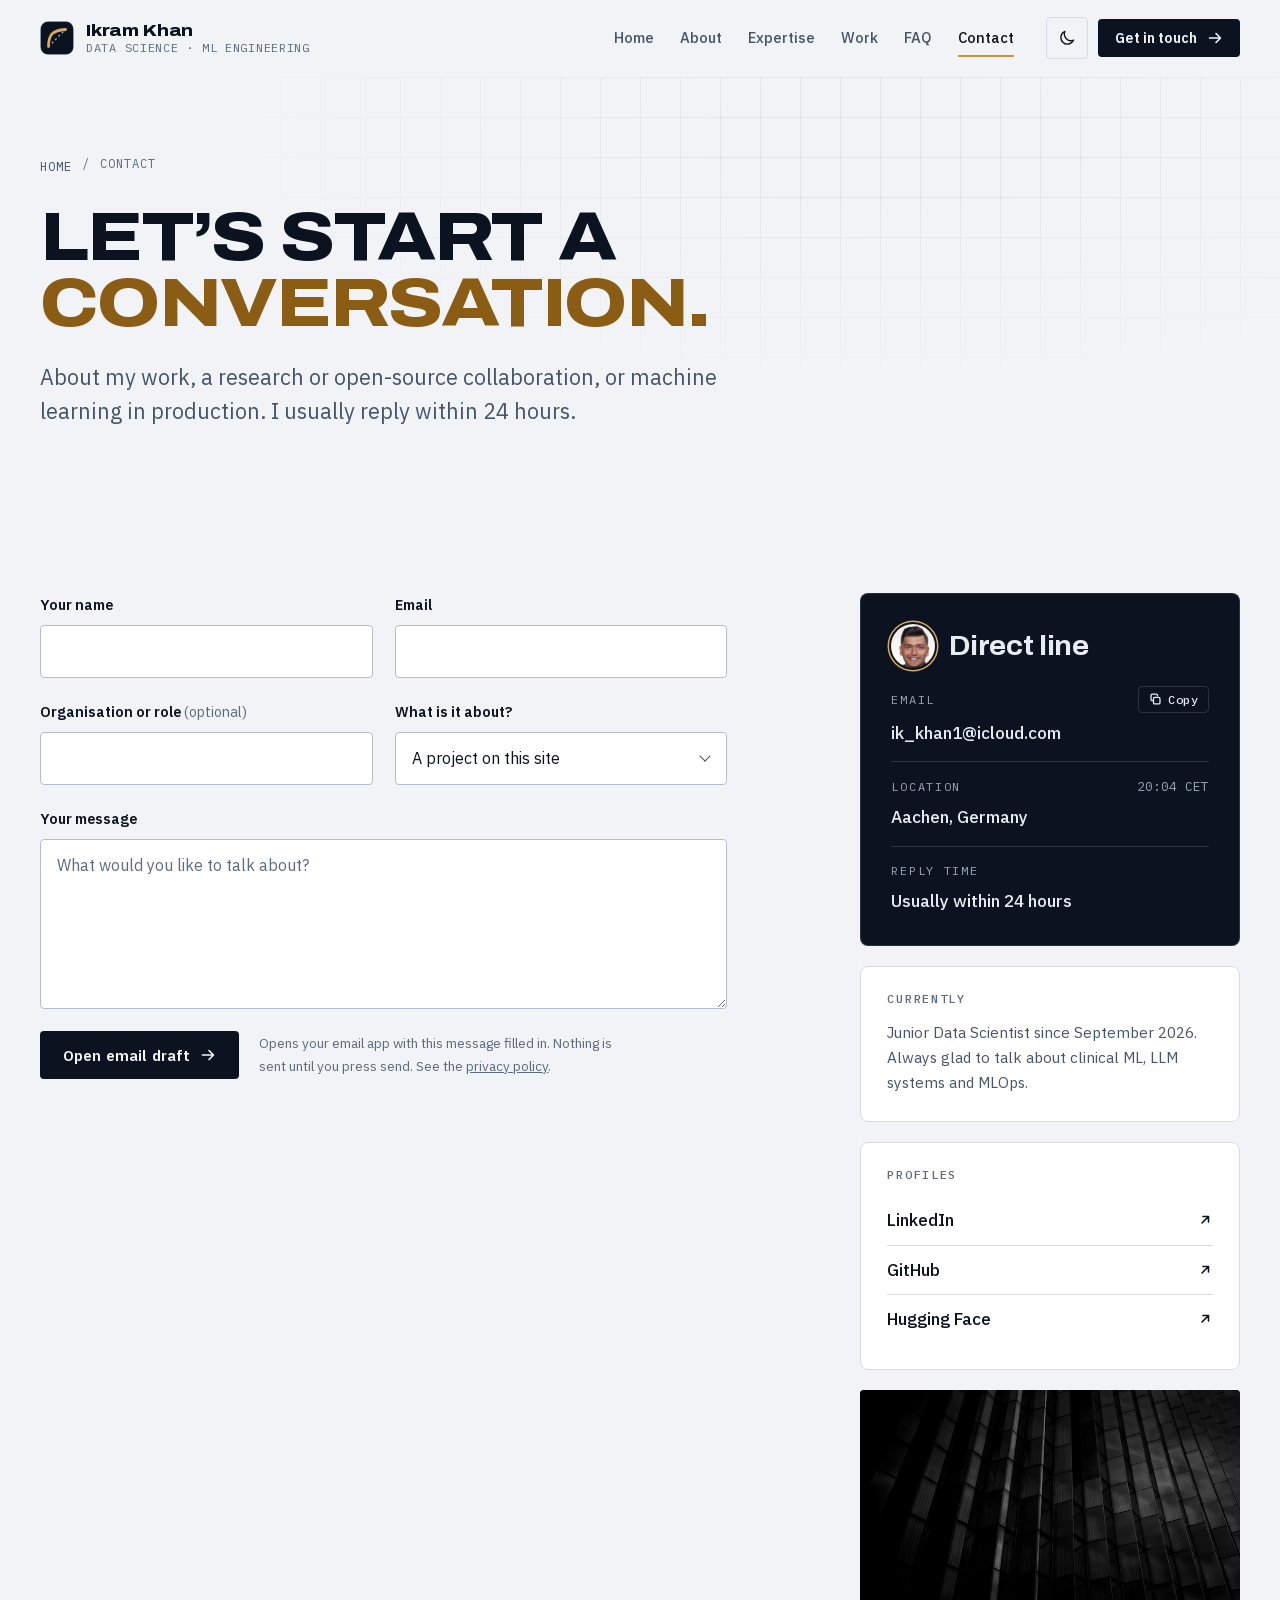
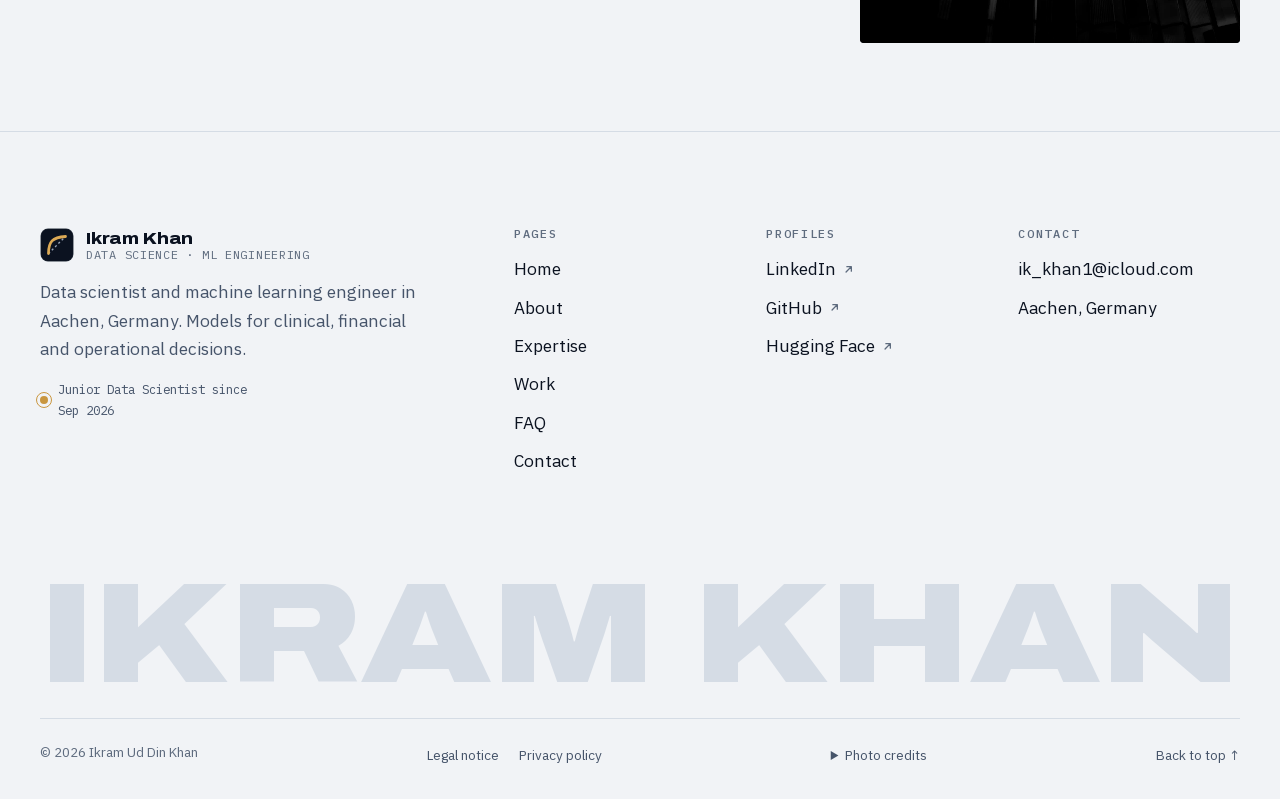
<file: contact.html>
<!doctype html>
<html lang="en">
<head>
<meta charset="utf-8">
<meta name="viewport" content="width=device-width, initial-scale=1, viewport-fit=cover">
<title>Contact Ikram Khan | Data Scientist in Aachen</title>
<meta name="claude:viewport-fit-sides" content="cover">
<meta name="description" content="Get in touch about my work, a research or open-source collaboration, or machine learning in production. Based in Aachen, Germany.">
<meta name="author" content="Ikram Ud Din Khan">
<meta name="robots" content="index, follow, max-image-preview:large">
<meta name="theme-color" content="#F1F3F6">
<link rel="canonical" href="https://ikramkhan.de/contact.html">
<meta property="og:type" content="website">
<meta property="og:site_name" content="Ikram Khan">
<meta property="og:locale" content="en_GB">
<meta property="og:title" content="Contact Ikram Khan | Data Scientist in Aachen">
<meta property="og:description" content="Get in touch about my work, a research or open-source collaboration, or machine learning in production. Based in Aachen, Germany.">
<meta property="og:url" content="https://ikramkhan.de/contact.html">
<meta property="og:image" content="https://ikramkhan.de/assets/img/og-card.jpg">
<meta property="og:image:width" content="1200">
<meta property="og:image:height" content="630">
<meta property="og:image:alt" content="Ikram Khan, Data Scientist and ML Engineer in Aachen, beside an ROC curve at AUC 0.978.">
<meta name="twitter:card" content="summary_large_image">
<meta name="twitter:title" content="Contact Ikram Khan | Data Scientist in Aachen">
<meta name="twitter:description" content="Get in touch about my work, a research or open-source collaboration, or machine learning in production. Based in Aachen, Germany.">
<meta name="twitter:image" content="https://ikramkhan.de/assets/img/og-card.jpg">
<meta name="twitter:image:alt" content="Ikram Khan, Data Scientist and ML Engineer in Aachen, beside an ROC curve at AUC 0.978.">
<link rel="icon" href="favicon.svg" type="image/svg+xml">
<link rel="apple-touch-icon" href="apple-touch-icon.png">
<link rel="preload" href="assets/fonts/archivo-100-900-normal-latin.woff2" as="font" type="font/woff2" crossorigin>
<link rel="preload" href="assets/fonts/ibm-plex-sans-normal-latin.woff2" as="font" type="font/woff2" crossorigin>
<link rel="stylesheet" href="assets/css/fonts.css">
<link rel="stylesheet" href="assets/css/styles.css">
<script>(function(){var d=document.documentElement;if(!d.lang)d.lang='en';d.classList.add('js');try{var t=localStorage.getItem('ik-theme');if(t==='dark'||t==='light')d.setAttribute('data-theme',t)}catch(e){}try{if(sessionStorage.getItem('ik-intro'))d.classList.add('intro-seen');else sessionStorage.setItem('ik-intro','1')}catch(e){}})();</script>
</head>
<body>
<a class="skip-link" href="#main">Skip to content</a>
<header class="site-header" id="top">
  <div class="container header-inner">
    <a class="brand" href="./" aria-label="Ikram Khan, home"><svg class="brand-mark" viewBox="0 0 32 32" aria-hidden="true"><rect class="bm-bg" x="0.5" y="0.5" width="31" height="31" rx="7"/><path class="bm-chance" d="M8 24 24 8"/><path class="bm-curve" pathLength="1" d="M8 24C8 13 11.5 8.6 24 8"/></svg><span class="brand-text"><span class="brand-name">Ikram Khan</span><span class="brand-role">Data Science &middot; ML Engineering</span></span></a>
    <nav class="primary-nav" aria-label="Main">
      <ul>
        <li><a href="./">Home</a></li>
        <li><a href="about.html">About</a></li>
        <li><a href="expertise.html">Expertise</a></li>
        <li><a href="work.html">Work</a></li>
        <li><a href="faq.html">FAQ</a></li>
        <li><a href="contact.html" aria-current="page">Contact</a></li>
      </ul>
    </nav>
    <div class="header-actions">
      <button class="icon-btn theme-toggle" type="button" data-theme-toggle aria-pressed="false" aria-label="Switch to dark mode"><svg viewBox="0 0 24 24" aria-hidden="true"><g class="sun"><circle cx="12" cy="12" r="4"/><path d="M12 2.5v2M12 19.5v2M4.6 4.6 6 6M18 18l1.4 1.4M2.5 12h2M19.5 12h2M4.6 19.4 6 18M18 6l1.4-1.4"/></g><path class="moon" d="M20 14.5A8 8 0 0 1 9.5 4a8 8 0 1 0 10.5 10.5Z"/></svg></button>
      <a class="btn btn-primary btn-sm header-cta" href="contact.html">Get in touch <svg class="i i-arrow" viewBox="0 0 16 16" aria-hidden="true"><path d="M2.5 8h11M9 3.5 13.5 8 9 12.5"/></svg></a>
      <button class="icon-btn menu-toggle" type="button" aria-expanded="false" aria-controls="mobile-menu"><span class="sr-only">Menu</span><span class="menu-icon" aria-hidden="true"><span></span><span></span></span></button>
    </div>
  </div>
  <div class="scroll-progress" aria-hidden="true"></div>
</header>
<div class="mobile-menu" id="mobile-menu">
  <nav aria-label="Mobile">
    <ul>
      <li><a class="mm-link" href="./" style="--i:0">Home <svg class="i i-arrow" viewBox="0 0 16 16" aria-hidden="true"><path d="M2.5 8h11M9 3.5 13.5 8 9 12.5"/></svg></a></li>
      <li><a class="mm-link" href="about.html" style="--i:1">About <svg class="i i-arrow" viewBox="0 0 16 16" aria-hidden="true"><path d="M2.5 8h11M9 3.5 13.5 8 9 12.5"/></svg></a></li>
      <li><a class="mm-link" href="expertise.html" style="--i:2">Expertise <svg class="i i-arrow" viewBox="0 0 16 16" aria-hidden="true"><path d="M2.5 8h11M9 3.5 13.5 8 9 12.5"/></svg></a></li>
      <li><a class="mm-link" href="work.html" style="--i:3">Work <svg class="i i-arrow" viewBox="0 0 16 16" aria-hidden="true"><path d="M2.5 8h11M9 3.5 13.5 8 9 12.5"/></svg></a></li>
      <li><a class="mm-link" href="faq.html" style="--i:4">FAQ <svg class="i i-arrow" viewBox="0 0 16 16" aria-hidden="true"><path d="M2.5 8h11M9 3.5 13.5 8 9 12.5"/></svg></a></li>
      <li><a class="mm-link" href="contact.html" style="--i:5" aria-current="page">Contact <svg class="i i-arrow" viewBox="0 0 16 16" aria-hidden="true"><path d="M2.5 8h11M9 3.5 13.5 8 9 12.5"/></svg></a></li>
    </ul>
  </nav>
  <div class="mm-foot">
    <a class="btn btn-primary" href="contact.html">Get in touch <svg class="i i-arrow" viewBox="0 0 16 16" aria-hidden="true"><path d="M2.5 8h11M9 3.5 13.5 8 9 12.5"/></svg></a>
    <p class="mm-contact">ik_khan1@icloud.com</p>
  </div>
</div>
<main id="main" data-page="contact">
<section class="page-hero" aria-labelledby="page-title">
  <div class="container page-hero-grid">
    <nav class="crumbs" aria-label="Breadcrumb"><a href="./">Home</a><span aria-hidden="true">/</span><span aria-current="page">Contact</span></nav>
    <h1 class="page-title" id="page-title">
      <span class="line"><span style="--i:0">Let&rsquo;s start a</span></span>
      <span class="line"><span style="--i:1"><em>conversation.</em></span></span>
    </h1>
    <p class="lead">About my work, a research or open-source collaboration, or machine learning in production. I usually reply within 24 hours.</p>
  </div>
</section>

<section class="section section-tight" aria-label="Contact options">
  <div class="container contact-grid">
    <div class="contact-main">
      <!-- The form opens an email draft in the visitor's email app. To deliver messages directly instead,
           set data-endpoint to a form service URL (for example Formspree) and add it to the privacy policy. -->
      <form class="form" id="contact-form" method="post" novalidate data-endpoint="" data-email="ik_khan1@icloud.com">
        <div class="form-row">
          <div class="field">
            <label for="cf-name">Your name</label>
            <input class="input" id="cf-name" name="name" type="text" autocomplete="name" required aria-describedby="cf-name-error">
            <p class="error-msg" id="cf-name-error" hidden></p>
          </div>
          <div class="field">
            <label for="cf-email">Email</label>
            <input class="input" id="cf-email" name="email" type="email" autocomplete="email" required aria-describedby="cf-email-error">
            <p class="error-msg" id="cf-email-error" hidden></p>
          </div>
        </div>
        <div class="form-row">
          <div class="field">
            <label for="cf-company">Organisation or role <span class="opt">(optional)</span></label>
            <input class="input" id="cf-company" name="company" type="text" autocomplete="organization">
          </div>
          <div class="field">
            <label for="cf-topic">What is it about?</label>
            <div class="select">
              <select class="input" id="cf-topic" name="topic">
                <option>A project on this site</option>
                <option>Research collaboration</option>
                <option>Open-source project</option>
                <option>A machine learning question</option>
                <option>Something else</option>
              </select>
            </div>
          </div>
        </div>
        <div class="field">
          <label for="cf-message">Your message</label>
          <textarea class="input" id="cf-message" name="message" required aria-describedby="cf-message-error" placeholder="What would you like to talk about?"></textarea>
          <p class="error-msg" id="cf-message-error" hidden></p>
        </div>
        <div class="form-actions">
          <button class="btn btn-primary" type="submit"><span data-submit-label>Open email draft</span> <svg class="i i-arrow" viewBox="0 0 16 16" aria-hidden="true"><path d="M2.5 8h11M9 3.5 13.5 8 9 12.5"/></svg></button>
          <p class="form-hint" id="cf-hint">Opens your email app with this message filled in. Nothing is sent until you press send. See the <a href="privacy.html#enquiries">privacy policy</a>.</p>
        </div>
        <p class="form-status" id="cf-status" role="status" aria-live="polite"></p>
      </form>

      <section class="compose" id="compose" hidden aria-labelledby="compose-title">
        <h2 id="compose-title" tabindex="-1">Your email draft</h2>
        <p>Your email app should now be open with this message. If it didn&rsquo;t open, use the button below, or copy the text and send it to <strong>ik_khan1@icloud.com</strong> from any account.</p>
        <pre id="compose-text"></pre>
        <div class="compose-actions">
          <a class="btn btn-primary" id="compose-mailto" href="mailto:ik_khan1@icloud.com">Open in email app <svg class="i i-arrow" viewBox="0 0 16 16" aria-hidden="true"><path d="M2.5 8h11M9 3.5 13.5 8 9 12.5"/></svg></a>
          <button class="btn btn-secondary" type="button" id="compose-copy" data-copy="" data-copy-target="compose-text"><span data-copy-label>Copy message</span></button>
          <button class="btn btn-secondary" type="button" id="compose-edit">Edit message</button>
        </div>
      </section>
    </div>

    <aside class="contact-aside" aria-label="Direct contact">
      <div class="contact-card">
        <div class="cc-head">
          <img class="avatar avatar-sm" src="assets/img/ikram-khan-avatar.jpg" width="240" height="240" alt="Ikram Khan" loading="lazy" decoding="async">
          <h2>Direct line</h2>
        </div>
        <div class="cc-row">
          <span class="cc-label">Email</span>
          <span class="cc-value"><span class="val" id="cc-email">ik_khan1@icloud.com</span><button class="copy-btn" type="button" data-copy="ik_khan1@icloud.com" data-copy-target="cc-email"><svg class="i" viewBox="0 0 16 16" aria-hidden="true"><rect x="5.5" y="5.5" width="8" height="8" rx="1.5"/><path d="M10.5 3.5V3A1.5 1.5 0 0 0 9 1.5H4A1.5 1.5 0 0 0 2.5 3v5A1.5 1.5 0 0 0 4 9.5h.5"/></svg><span data-copy-label>Copy</span></button></span>
        </div>
        <div class="cc-row">
          <span class="cc-label">Location</span>
          <span class="cc-value"><span class="val">Aachen, Germany</span><span class="mono clock" data-clock>CET</span></span>
        </div>
        <div class="cc-row">
          <span class="cc-label">Reply time</span>
          <span class="cc-value"><span class="val">Usually within 24 hours</span></span>
        </div>
      </div>

      <div class="aside-panel">
        <h2>Currently</h2>
        <p>Junior Data Scientist since September 2026. Always glad to talk about clinical ML, LLM systems and MLOps.</p>
      </div>

      <div class="aside-panel">
        <h2>Profiles</h2>
        <ul class="profile-links">
          <li><a href="https://www.linkedin.com/in/ikramdkhan" target="_blank" rel="noopener">LinkedIn <svg class="i i-ext" viewBox="0 0 16 16" aria-hidden="true"><path d="M5 11 11 5M6 4.5h5.5V10"/></svg><span class="sr-only"> (opens in a new tab)</span></a></li>
          <li><a href="https://github.com/IkramKhan8" target="_blank" rel="noopener">GitHub <svg class="i i-ext" viewBox="0 0 16 16" aria-hidden="true"><path d="M5 11 11 5M6 4.5h5.5V10"/></svg><span class="sr-only"> (opens in a new tab)</span></a></li>
          <li><a href="https://huggingface.co/IkramKhan8" target="_blank" rel="noopener">Hugging Face <svg class="i i-ext" viewBox="0 0 16 16" aria-hidden="true"><path d="M5 11 11 5M6 4.5h5.5V10"/></svg><span class="sr-only"> (opens in a new tab)</span></a></li>
        </ul>
      </div>

      <div class="frame">
        <img src="assets/img/contact-architecture-1440.webp" srcset="assets/img/contact-architecture-720.webp 720w, assets/img/contact-architecture-1440.webp 1440w" sizes="(min-width: 960px) 30vw, 100vw" width="1440" height="960" alt="Black-and-white view up the dark, angular facade of a modern building." loading="lazy" decoding="async">
      </div>
    </aside>
  </div>
</section>
</main>
<footer class="site-footer">
  <div class="container">
    <div class="footer-top">
      <div class="footer-intro">
        <a class="brand" href="./" aria-label="Ikram Khan, home"><svg class="brand-mark" viewBox="0 0 32 32" aria-hidden="true"><rect class="bm-bg" x="0.5" y="0.5" width="31" height="31" rx="7"/><path class="bm-chance" d="M8 24 24 8"/><path class="bm-curve" pathLength="1" d="M8 24C8 13 11.5 8.6 24 8"/></svg><span class="brand-text"><span class="brand-name">Ikram Khan</span><span class="brand-role">Data Science &middot; ML Engineering</span></span></a>
        <p>Data scientist and machine learning engineer in Aachen, Germany. Models for clinical, financial and operational decisions.</p>
        <p class="footer-status"><span class="pulse" aria-hidden="true"></span>Junior Data Scientist since Sep 2026</p>
      </div>
      <nav class="footer-col" aria-label="Footer">
        <h2>Pages</h2>
        <ul>
          <li><a href="./">Home</a></li>
          <li><a href="about.html">About</a></li>
          <li><a href="expertise.html">Expertise</a></li>
          <li><a href="work.html">Work</a></li>
          <li><a href="faq.html">FAQ</a></li>
          <li><a href="contact.html">Contact</a></li>
        </ul>
      </nav>
      <div class="footer-col">
        <h2>Profiles</h2>
        <ul>
          <li><a href="https://www.linkedin.com/in/ikramdkhan" target="_blank" rel="noopener me">LinkedIn <svg class="i i-ext" viewBox="0 0 16 16" aria-hidden="true"><path d="M5 11 11 5M6 4.5h5.5V10"/></svg><span class="sr-only"> (opens in a new tab)</span></a></li>
          <li><a href="https://github.com/IkramKhan8" target="_blank" rel="noopener me">GitHub <svg class="i i-ext" viewBox="0 0 16 16" aria-hidden="true"><path d="M5 11 11 5M6 4.5h5.5V10"/></svg><span class="sr-only"> (opens in a new tab)</span></a></li>
          <li><a href="https://huggingface.co/IkramKhan8" target="_blank" rel="noopener me">Hugging Face <svg class="i i-ext" viewBox="0 0 16 16" aria-hidden="true"><path d="M5 11 11 5M6 4.5h5.5V10"/></svg><span class="sr-only"> (opens in a new tab)</span></a></li>
        </ul>
      </div>
      <div class="footer-col">
        <h2>Contact</h2>
        <ul>
          <li><a href="mailto:ik_khan1@icloud.com">ik_khan1@icloud.com</a></li>
          <li>Aachen, Germany</li>
        </ul>
      </div>
    </div>
    <svg class="footer-wordmark" viewBox="0 0 1000 112" aria-hidden="true" focusable="false"><text x="0" y="98" textLength="1000" lengthAdjust="spacingAndGlyphs">IKRAM KHAN</text></svg>
    <div class="footer-bottom">
      <p>&copy; <span data-year>2026</span> Ikram Ud Din Khan</p>
      <nav class="legal-links" aria-label="Legal"><a href="imprint.html">Legal notice</a><a href="privacy.html">Privacy policy</a></nav>
      <details class="credits">
        <summary>Photo credits</summary>
        <ul>
          <li><a href="https://unsplash.com/photos/a-desk-with-a-computer-monitor-and-keyboard-on-it-OVbeSXRk_9E" target="_blank" rel="noopener">Desk at night, Nikita Kachanovsky<span class="sr-only"> (opens in a new tab)</span></a></li>
          <li><a href="https://unsplash.com/photos/a-close-up-of-a-computer-screen-with-a-line-of-ecg-ZSo4axN3ZXI" target="_blank" rel="noopener">ECG monitor, Joshua Chehov<span class="sr-only"> (opens in a new tab)</span></a></li>
          <li><a href="https://unsplash.com/photos/books-on-brown-wooden-shelf-2JIvboGLeho" target="_blank" rel="noopener">Library, Susan Q Yin<span class="sr-only"> (opens in a new tab)</span></a></li>
          <li><a href="https://unsplash.com/photos/graphical-user-interface-application-x07ELaNFt34" target="_blank" rel="noopener">Market data, Anne Nygård<span class="sr-only"> (opens in a new tab)</span></a></li>
          <li><a href="https://unsplash.com/photos/sticky-notes-on-corkboard-5aiRb5f464A" target="_blank" rel="noopener">Planning wall, Jo Szczepanska<span class="sr-only"> (opens in a new tab)</span></a></li>
          <li><a href="https://unsplash.com/photos/close-up-of-dark-blue-circuit-board-pfR18JNEMv8" target="_blank" rel="noopener">Circuit board, Vishnu Mohanan<span class="sr-only"> (opens in a new tab)</span></a></li>
          <li><a href="https://unsplash.com/photos/brown-and-gray-concrete-building-under-gray-clouds-during-daytime-xo8pEDmCAyA" target="_blank" rel="noopener">Aachen Cathedral, Carolina Nichitin<span class="sr-only"> (opens in a new tab)</span></a></li>
          <li><a href="https://unsplash.com/photos/cable-network-M5tzZtFCOfs" target="_blank" rel="noopener">Server cabling, Taylor Vick<span class="sr-only"> (opens in a new tab)</span></a></li>
          <li><a href="https://unsplash.com/photos/a-black-and-white-photo-of-a-building-xyuYk9oLA8I" target="_blank" rel="noopener">Facade, Samuel Scalzo<span class="sr-only"> (opens in a new tab)</span></a></li>
          <li><a href="https://unsplash.com/photos/a-blue-background-with-lines-and-dots-xuTJZ7uD7PI" target="_blank" rel="noopener">Network, Conny Schneider<span class="sr-only"> (opens in a new tab)</span></a></li>
        </ul>
        <p>All photos from Unsplash, used under the Unsplash License.</p>
      </details>
      <a class="to-top" href="#top">Back to top &uarr;</a>
    </div>
  </div>
</footer>
<script type="application/ld+json">{"@context":"https://schema.org","@graph":[{"@type":"BreadcrumbList","itemListElement":[{"@type":"ListItem","position":1,"name":"Home","item":"https://ikramkhan.de/"},{"@type":"ListItem","position":2,"name":"Contact","item":"https://ikramkhan.de/contact.html"}]}]}</script>
<script src="assets/js/main.js" defer></script>
</body>
</html>
</file>
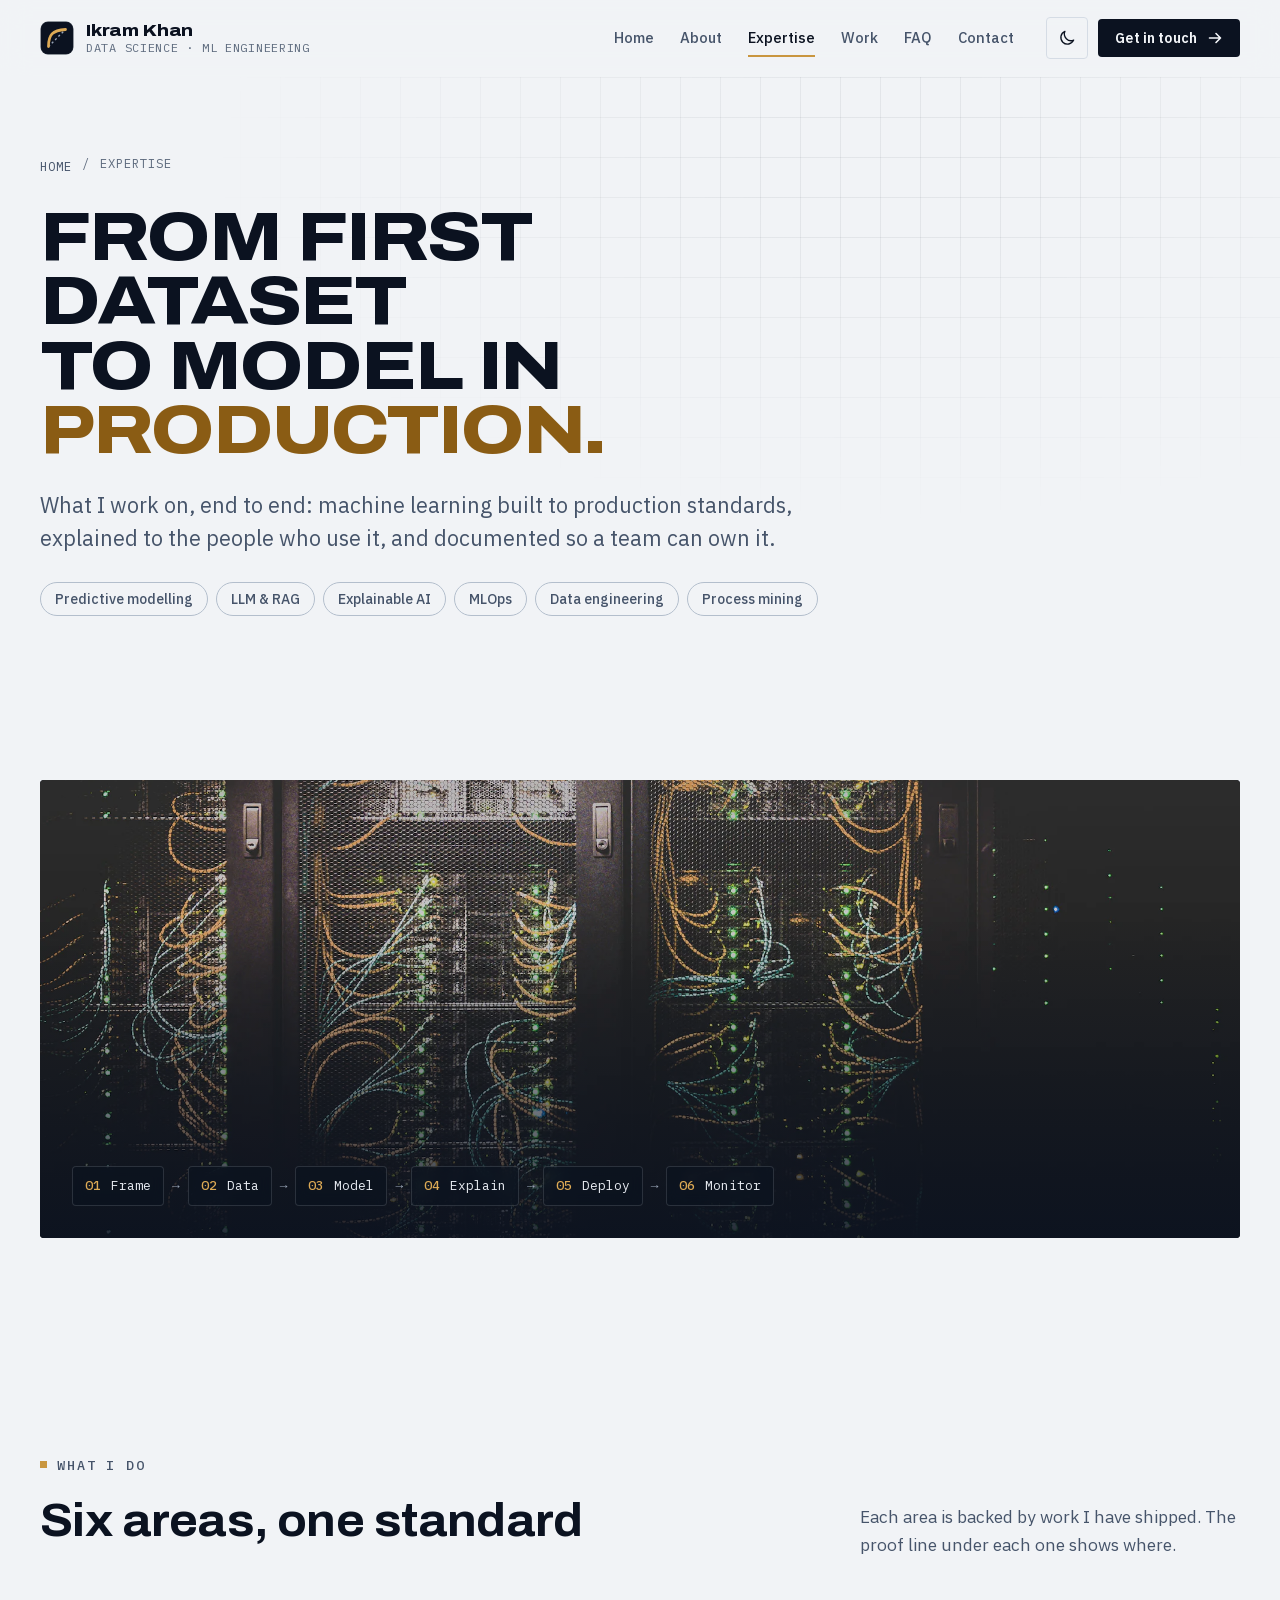
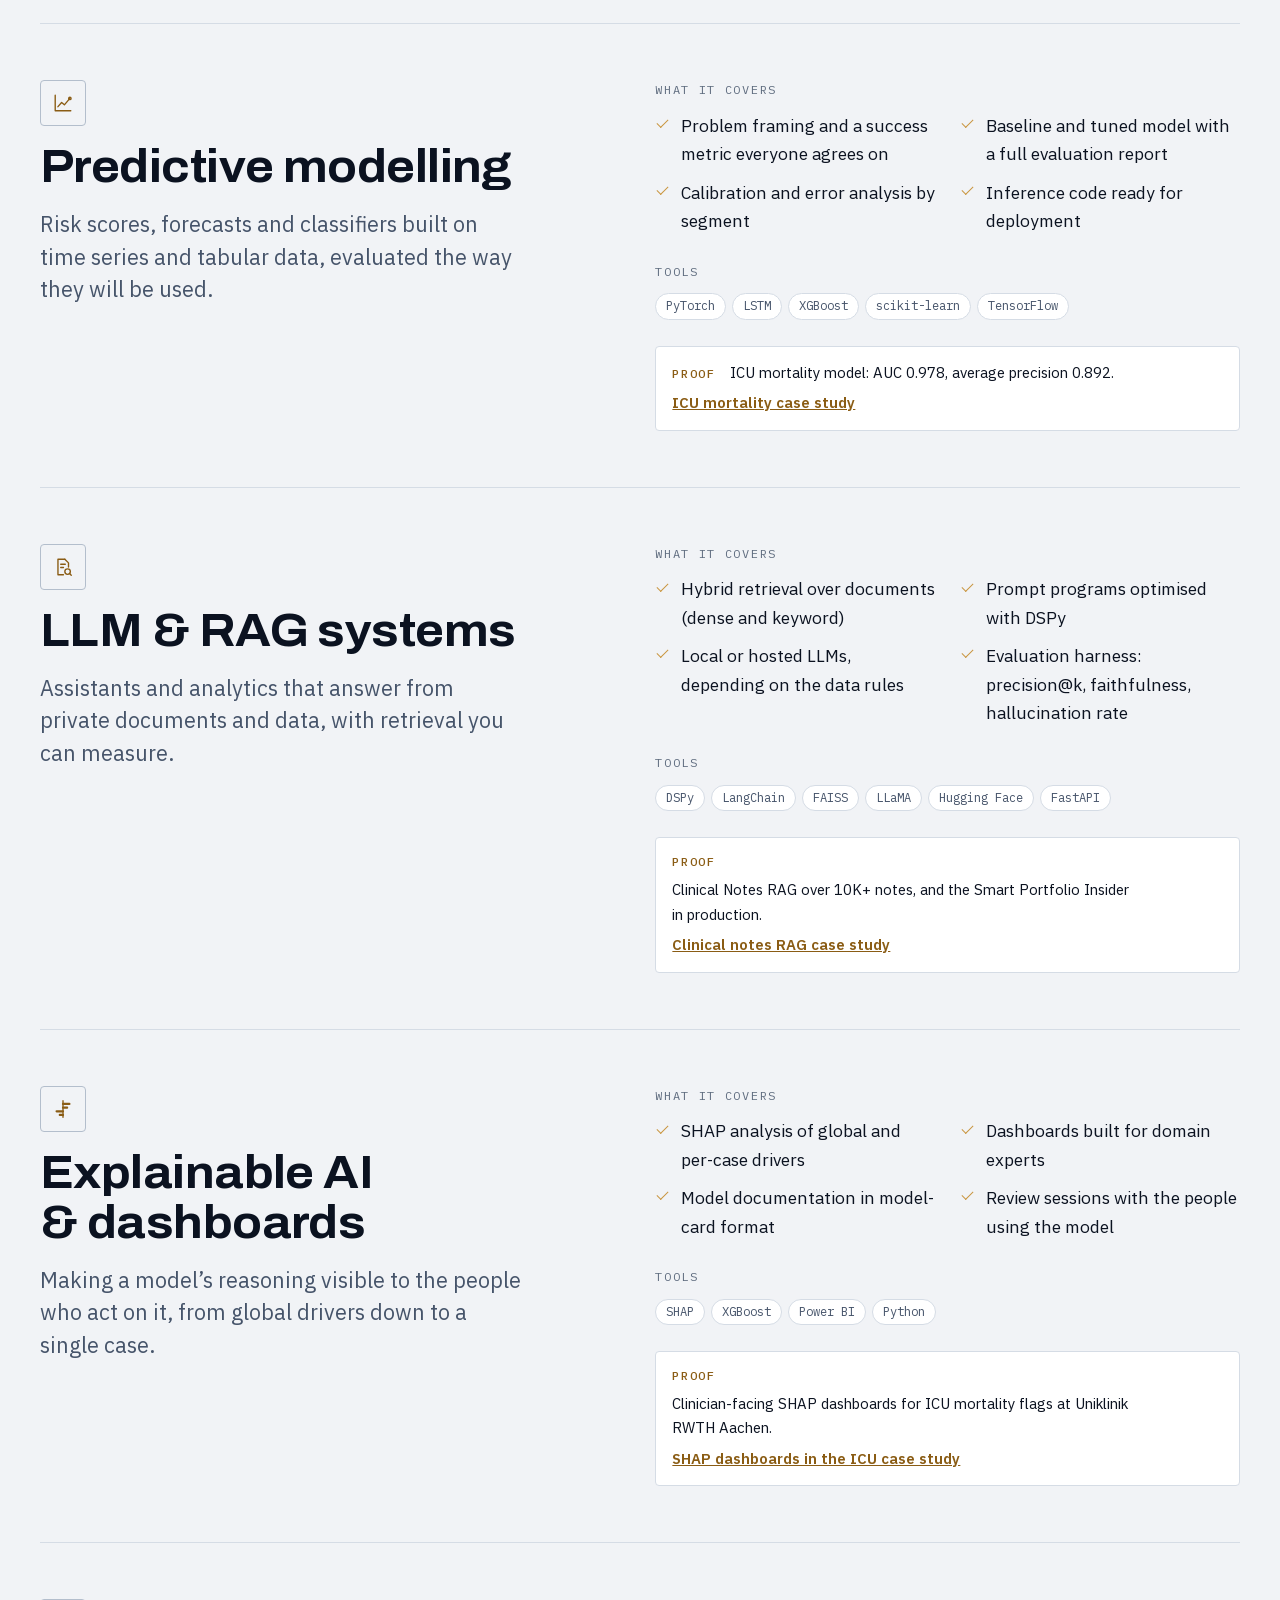
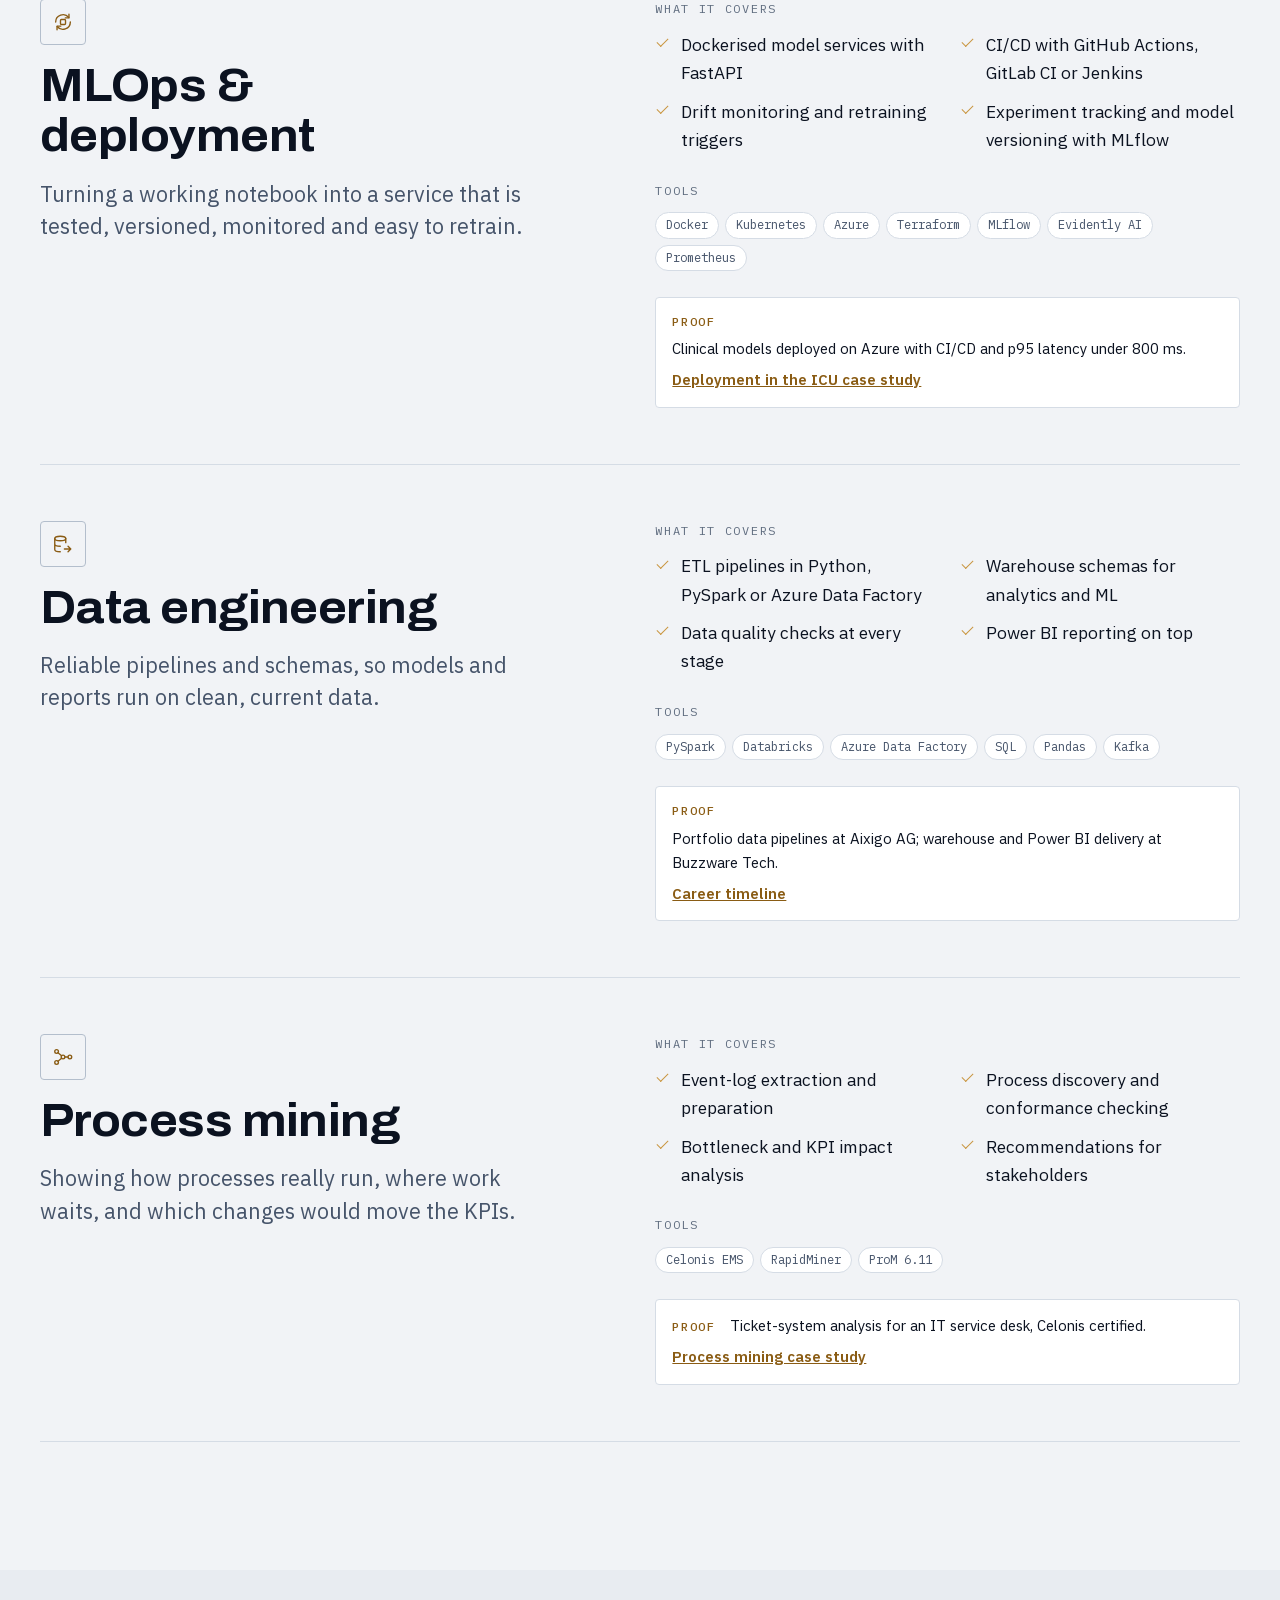
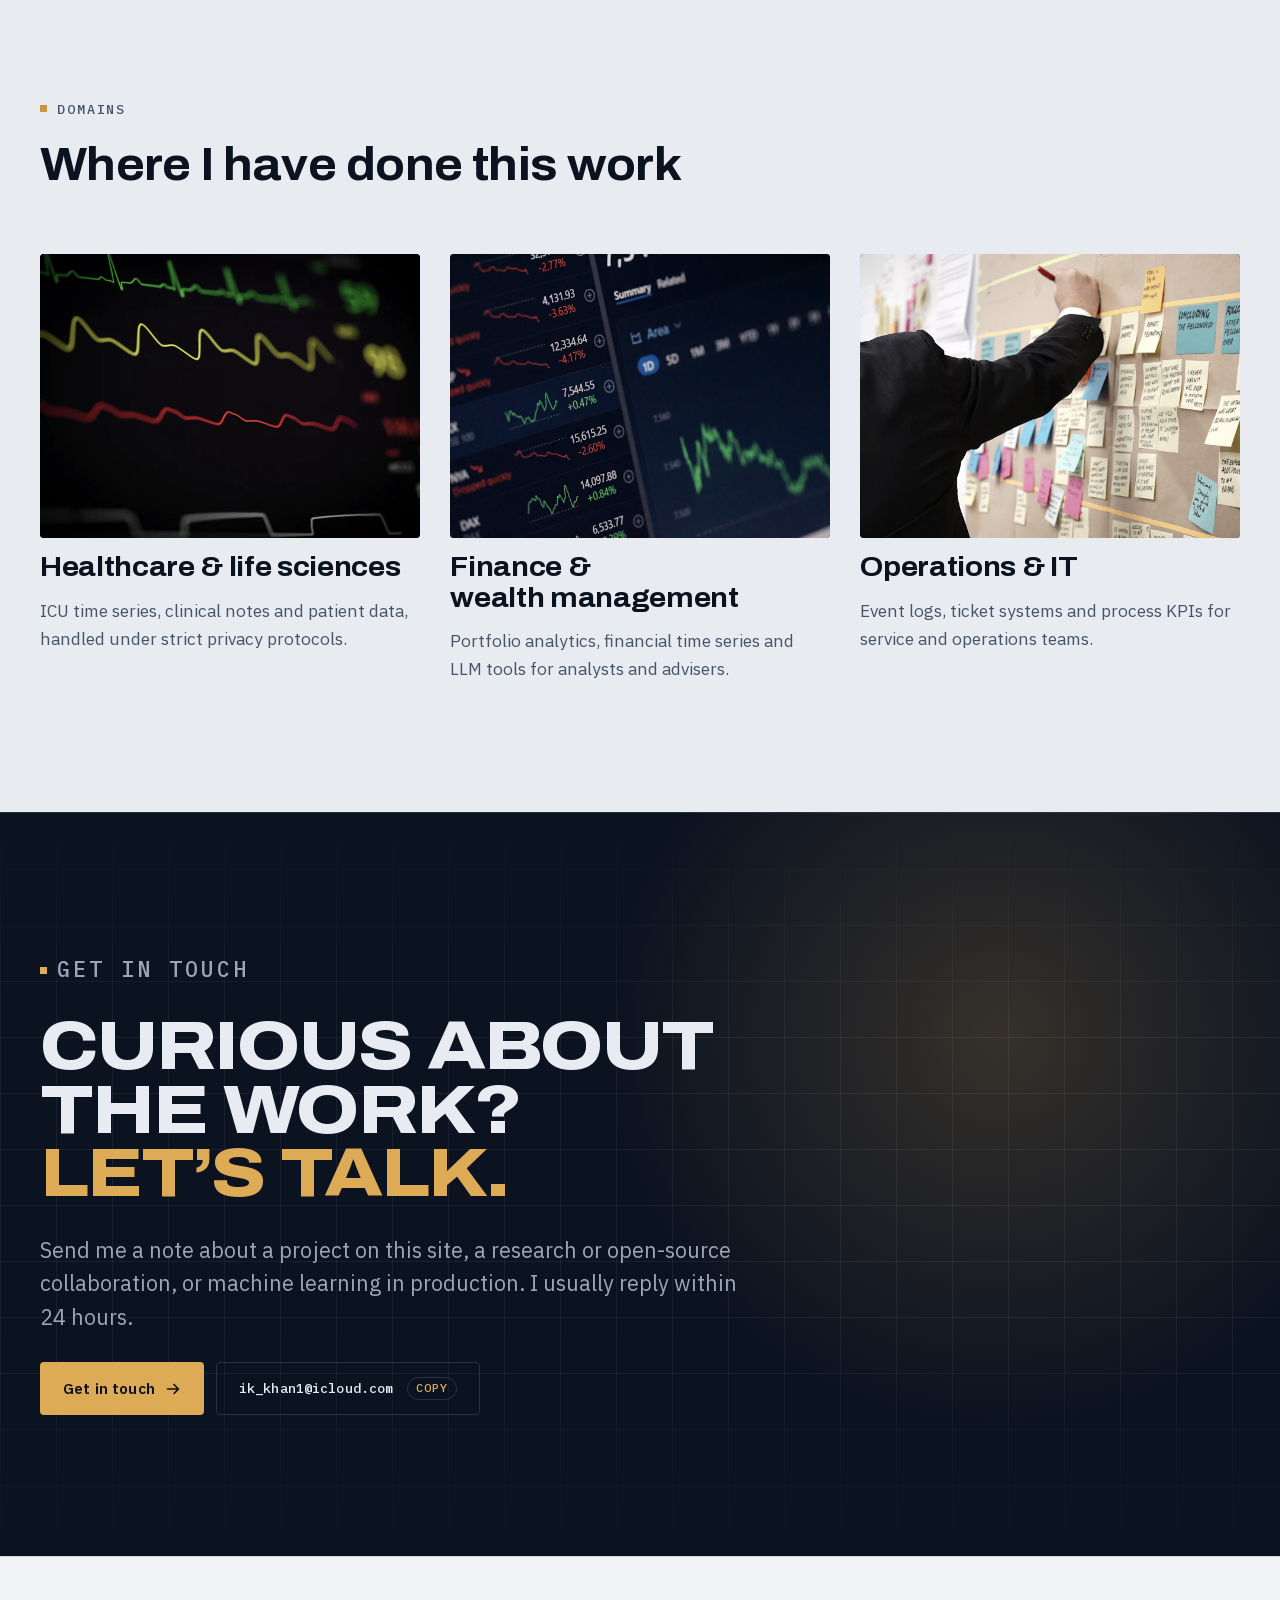
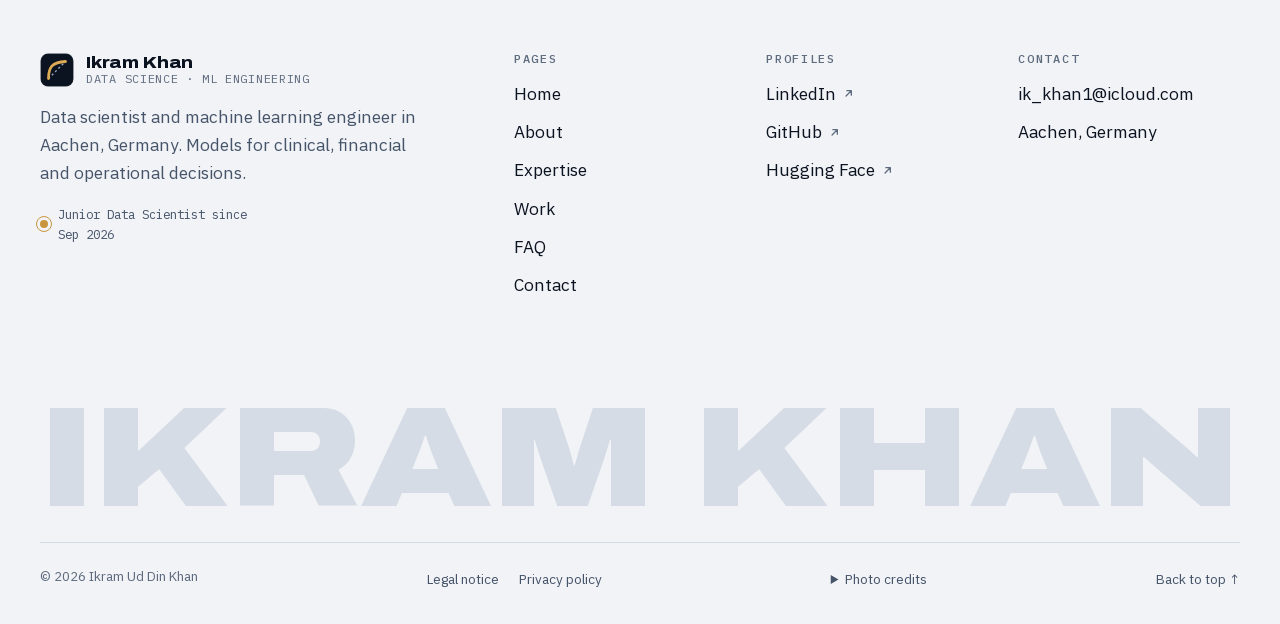
<file: expertise.html>
<!doctype html>
<html lang="en">
<head>
<meta charset="utf-8">
<meta name="viewport" content="width=device-width, initial-scale=1, viewport-fit=cover">
<title>ML, LLM &amp; MLOps Expertise | Ikram Khan</title>
<meta name="claude:viewport-fit-sides" content="cover">
<meta name="description" content="Predictive modelling, LLM and RAG systems, explainable AI, MLOps, data engineering and process mining, each backed by work I have shipped.">
<meta name="author" content="Ikram Ud Din Khan">
<meta name="robots" content="index, follow, max-image-preview:large">
<meta name="theme-color" content="#F1F3F6">
<link rel="canonical" href="https://ikramkhan.de/expertise.html">
<meta property="og:type" content="website">
<meta property="og:site_name" content="Ikram Khan">
<meta property="og:locale" content="en_GB">
<meta property="og:title" content="ML, LLM &amp; MLOps Expertise | Ikram Khan">
<meta property="og:description" content="Predictive modelling, LLM and RAG systems, explainable AI, MLOps, data engineering and process mining, each backed by work I have shipped.">
<meta property="og:url" content="https://ikramkhan.de/expertise.html">
<meta property="og:image" content="https://ikramkhan.de/assets/img/og-card.jpg">
<meta property="og:image:width" content="1200">
<meta property="og:image:height" content="630">
<meta property="og:image:alt" content="Ikram Khan, Data Scientist and ML Engineer in Aachen, beside an ROC curve at AUC 0.978.">
<meta name="twitter:card" content="summary_large_image">
<meta name="twitter:title" content="ML, LLM &amp; MLOps Expertise | Ikram Khan">
<meta name="twitter:description" content="Predictive modelling, LLM and RAG systems, explainable AI, MLOps, data engineering and process mining, each backed by work I have shipped.">
<meta name="twitter:image" content="https://ikramkhan.de/assets/img/og-card.jpg">
<meta name="twitter:image:alt" content="Ikram Khan, Data Scientist and ML Engineer in Aachen, beside an ROC curve at AUC 0.978.">
<link rel="icon" href="favicon.svg" type="image/svg+xml">
<link rel="apple-touch-icon" href="apple-touch-icon.png">
<link rel="preload" href="assets/fonts/archivo-100-900-normal-latin.woff2" as="font" type="font/woff2" crossorigin>
<link rel="preload" href="assets/fonts/ibm-plex-sans-normal-latin.woff2" as="font" type="font/woff2" crossorigin>
<link rel="stylesheet" href="assets/css/fonts.css">
<link rel="stylesheet" href="assets/css/styles.css">
<script>(function(){var d=document.documentElement;if(!d.lang)d.lang='en';d.classList.add('js');try{var t=localStorage.getItem('ik-theme');if(t==='dark'||t==='light')d.setAttribute('data-theme',t)}catch(e){}try{if(sessionStorage.getItem('ik-intro'))d.classList.add('intro-seen');else sessionStorage.setItem('ik-intro','1')}catch(e){}})();</script>
</head>
<body>
<a class="skip-link" href="#main">Skip to content</a>
<header class="site-header" id="top">
  <div class="container header-inner">
    <a class="brand" href="./" aria-label="Ikram Khan, home"><svg class="brand-mark" viewBox="0 0 32 32" aria-hidden="true"><rect class="bm-bg" x="0.5" y="0.5" width="31" height="31" rx="7"/><path class="bm-chance" d="M8 24 24 8"/><path class="bm-curve" pathLength="1" d="M8 24C8 13 11.5 8.6 24 8"/></svg><span class="brand-text"><span class="brand-name">Ikram Khan</span><span class="brand-role">Data Science &middot; ML Engineering</span></span></a>
    <nav class="primary-nav" aria-label="Main">
      <ul>
        <li><a href="./">Home</a></li>
        <li><a href="about.html">About</a></li>
        <li><a href="expertise.html" aria-current="page">Expertise</a></li>
        <li><a href="work.html">Work</a></li>
        <li><a href="faq.html">FAQ</a></li>
        <li><a href="contact.html">Contact</a></li>
      </ul>
    </nav>
    <div class="header-actions">
      <button class="icon-btn theme-toggle" type="button" data-theme-toggle aria-pressed="false" aria-label="Switch to dark mode"><svg viewBox="0 0 24 24" aria-hidden="true"><g class="sun"><circle cx="12" cy="12" r="4"/><path d="M12 2.5v2M12 19.5v2M4.6 4.6 6 6M18 18l1.4 1.4M2.5 12h2M19.5 12h2M4.6 19.4 6 18M18 6l1.4-1.4"/></g><path class="moon" d="M20 14.5A8 8 0 0 1 9.5 4a8 8 0 1 0 10.5 10.5Z"/></svg></button>
      <a class="btn btn-primary btn-sm header-cta" href="contact.html">Get in touch <svg class="i i-arrow" viewBox="0 0 16 16" aria-hidden="true"><path d="M2.5 8h11M9 3.5 13.5 8 9 12.5"/></svg></a>
      <button class="icon-btn menu-toggle" type="button" aria-expanded="false" aria-controls="mobile-menu"><span class="sr-only">Menu</span><span class="menu-icon" aria-hidden="true"><span></span><span></span></span></button>
    </div>
  </div>
  <div class="scroll-progress" aria-hidden="true"></div>
</header>
<div class="mobile-menu" id="mobile-menu">
  <nav aria-label="Mobile">
    <ul>
      <li><a class="mm-link" href="./" style="--i:0">Home <svg class="i i-arrow" viewBox="0 0 16 16" aria-hidden="true"><path d="M2.5 8h11M9 3.5 13.5 8 9 12.5"/></svg></a></li>
      <li><a class="mm-link" href="about.html" style="--i:1">About <svg class="i i-arrow" viewBox="0 0 16 16" aria-hidden="true"><path d="M2.5 8h11M9 3.5 13.5 8 9 12.5"/></svg></a></li>
      <li><a class="mm-link" href="expertise.html" style="--i:2" aria-current="page">Expertise <svg class="i i-arrow" viewBox="0 0 16 16" aria-hidden="true"><path d="M2.5 8h11M9 3.5 13.5 8 9 12.5"/></svg></a></li>
      <li><a class="mm-link" href="work.html" style="--i:3">Work <svg class="i i-arrow" viewBox="0 0 16 16" aria-hidden="true"><path d="M2.5 8h11M9 3.5 13.5 8 9 12.5"/></svg></a></li>
      <li><a class="mm-link" href="faq.html" style="--i:4">FAQ <svg class="i i-arrow" viewBox="0 0 16 16" aria-hidden="true"><path d="M2.5 8h11M9 3.5 13.5 8 9 12.5"/></svg></a></li>
      <li><a class="mm-link" href="contact.html" style="--i:5">Contact <svg class="i i-arrow" viewBox="0 0 16 16" aria-hidden="true"><path d="M2.5 8h11M9 3.5 13.5 8 9 12.5"/></svg></a></li>
    </ul>
  </nav>
  <div class="mm-foot">
    <a class="btn btn-primary" href="contact.html">Get in touch <svg class="i i-arrow" viewBox="0 0 16 16" aria-hidden="true"><path d="M2.5 8h11M9 3.5 13.5 8 9 12.5"/></svg></a>
    <p class="mm-contact">ik_khan1@icloud.com</p>
  </div>
</div>
<main id="main" data-page="expertise">
<section class="page-hero" aria-labelledby="page-title">
  <div class="container page-hero-grid">
    <nav class="crumbs" aria-label="Breadcrumb"><a href="./">Home</a><span aria-hidden="true">/</span><span aria-current="page">Expertise</span></nav>
    <h1 class="page-title" id="page-title">
      <span class="line"><span style="--i:0">From first dataset</span></span>
      <span class="line"><span style="--i:1">to model in <em>production.</em></span></span>
    </h1>
    <p class="lead">What I work on, end to end: machine learning built to production standards, explained to the people who use it, and documented so a team can own it.</p>
    <nav class="jump" aria-label="Jump to an area">
      <a class="chip" href="#predictive">Predictive modelling</a>
      <a class="chip" href="#llm">LLM &amp; RAG</a>
      <a class="chip" href="#xai">Explainable AI</a>
      <a class="chip" href="#mlops">MLOps</a>
      <a class="chip" href="#data">Data engineering</a>
      <a class="chip" href="#process">Process mining</a>
    </nav>
  </div>
</section>

<section class="section-tight" aria-label="The model lifecycle">
  <div class="container">
    <div class="band-media reveal">
      <img src="assets/img/server-cables-2000.webp" srcset="assets/img/server-cables-1000.webp 1000w, assets/img/server-cables-2000.webp 2000w" sizes="100vw" width="2000" height="1122" alt="Rows of server racks with neatly bundled network cables in a dimly lit data centre." decoding="async">
      <ol class="pipeline">
        <li><b>01</b> Frame</li><li class="sep" aria-hidden="true">&rarr;</li>
        <li><b>02</b> Data</li><li class="sep" aria-hidden="true">&rarr;</li>
        <li><b>03</b> Model</li><li class="sep" aria-hidden="true">&rarr;</li>
        <li><b>04</b> Explain</li><li class="sep" aria-hidden="true">&rarr;</li>
        <li><b>05</b> Deploy</li><li class="sep" aria-hidden="true">&rarr;</li>
        <li><b>06</b> Monitor</li>
      </ol>
    </div>
  </div>
</section>

<section class="section" aria-labelledby="offer-title">
  <div class="container">
    <div class="section-head reveal">
      <p class="eyebrow">What I do</p>
      <h2 class="section-title" id="offer-title">Six areas, one standard</h2>
      <div class="section-aside"><p>Each area is backed by work I have shipped. The proof line under each one shows where.</p></div>
    </div>

    <div class="svc-list">
      <article class="svc-row" id="predictive">
        <div class="svc-row-head">
          <div class="svc-icon" aria-hidden="true"><svg viewBox="0 0 24 24"><path d="M3.5 20.5h17M3.5 20.5v-17"/><path d="m6.5 16 4-4.5 3 2.5 6-7"/><circle cx="19.5" cy="7" r="1.3"/></svg></div>
          <h3>Predictive modelling</h3>
          <p class="svc-sum">Risk scores, forecasts and classifiers built on time series and tabular data, evaluated the way they will be used.</p>
        </div>
        <div class="svc-row-body">
          <div>
            <p class="detail-label">What it covers</p>
            <ul class="checks">
              <li>Problem framing and a success metric everyone agrees on</li>
              <li>Baseline and tuned model with a full evaluation report</li>
              <li>Calibration and error analysis by segment</li>
              <li>Inference code ready for deployment</li>
            </ul>
          </div>
          <div>
            <p class="detail-label">Tools</p>
            <ul class="tags"><li>PyTorch</li><li>LSTM</li><li>XGBoost</li><li>scikit-learn</li><li>TensorFlow</li></ul>
          </div>
          <p class="proof"><b>Proof</b><span>ICU mortality model: AUC 0.978, average precision 0.892.</span><a href="work.html#icu">ICU mortality case study</a></p>
        </div>
      </article>

      <article class="svc-row" id="llm">
        <div class="svc-row-head">
          <div class="svc-icon" aria-hidden="true"><svg viewBox="0 0 24 24"><path d="M14 3.5H6.5v17h6"/><path d="M14 3.5l4 4V12"/><path d="M9.5 9h5M9.5 12.5h3"/><circle cx="17" cy="17" r="3"/><path d="m19.2 19.2 1.8 1.8"/></svg></div>
          <h3>LLM &amp; RAG systems</h3>
          <p class="svc-sum">Assistants and analytics that answer from private documents and data, with retrieval you can measure.</p>
        </div>
        <div class="svc-row-body">
          <div>
            <p class="detail-label">What it covers</p>
            <ul class="checks">
              <li>Hybrid retrieval over documents (dense and keyword)</li>
              <li>Prompt programs optimised with DSPy</li>
              <li>Local or hosted LLMs, depending on the data rules</li>
              <li>Evaluation harness: precision@k, faithfulness, hallucination rate</li>
            </ul>
          </div>
          <div>
            <p class="detail-label">Tools</p>
            <ul class="tags"><li>DSPy</li><li>LangChain</li><li>FAISS</li><li>LLaMA</li><li>Hugging Face</li><li>FastAPI</li></ul>
          </div>
          <p class="proof"><b>Proof</b><span>Clinical Notes RAG over 10K+ notes, and the Smart Portfolio Insider in production.</span><a href="work.html#rag">Clinical notes RAG case study</a></p>
        </div>
      </article>

      <article class="svc-row" id="xai">
        <div class="svc-row-head">
          <div class="svc-icon" aria-hidden="true"><svg viewBox="0 0 24 24"><path d="M12 3v18"/><path d="M12 6.5h7M12 10.5h4.5M5 14.5h7M8.5 18.5H12" stroke-width="2.4"/></svg></div>
          <h3>Explainable AI &amp; dashboards</h3>
          <p class="svc-sum">Making a model&rsquo;s reasoning visible to the people who act on it, from global drivers down to a single case.</p>
        </div>
        <div class="svc-row-body">
          <div>
            <p class="detail-label">What it covers</p>
            <ul class="checks">
              <li>SHAP analysis of global and per-case drivers</li>
              <li>Dashboards built for domain experts</li>
              <li>Model documentation in model-card format</li>
              <li>Review sessions with the people using the model</li>
            </ul>
          </div>
          <div>
            <p class="detail-label">Tools</p>
            <ul class="tags"><li>SHAP</li><li>XGBoost</li><li>Power BI</li><li>Python</li></ul>
          </div>
          <p class="proof"><b>Proof</b><span>Clinician-facing SHAP dashboards for ICU mortality flags at Uniklinik RWTH Aachen.</span><a href="work.html#icu">SHAP dashboards in the ICU case study</a></p>
        </div>
      </article>

      <article class="svc-row" id="mlops">
        <div class="svc-row-head">
          <div class="svc-icon" aria-hidden="true"><svg viewBox="0 0 24 24"><path d="M20 12a8 8 0 0 1-14.3 4.9"/><path d="M4 12a8 8 0 0 1 14.3-4.9"/><path d="M18.5 3.5v4h-4M5.5 20.5v-4h4"/><rect x="9.25" y="9.25" width="5.5" height="5.5" rx="1"/></svg></div>
          <h3>MLOps &amp; deployment</h3>
          <p class="svc-sum">Turning a working notebook into a service that is tested, versioned, monitored and easy to retrain.</p>
        </div>
        <div class="svc-row-body">
          <div>
            <p class="detail-label">What it covers</p>
            <ul class="checks">
              <li>Dockerised model services with FastAPI</li>
              <li>CI/CD with GitHub Actions, GitLab CI or Jenkins</li>
              <li>Drift monitoring and retraining triggers</li>
              <li>Experiment tracking and model versioning with MLflow</li>
            </ul>
          </div>
          <div>
            <p class="detail-label">Tools</p>
            <ul class="tags"><li>Docker</li><li>Kubernetes</li><li>Azure</li><li>Terraform</li><li>MLflow</li><li>Evidently AI</li><li>Prometheus</li></ul>
          </div>
          <p class="proof"><b>Proof</b><span>Clinical models deployed on Azure with CI/CD and p95 latency under 800 ms.</span><a href="work.html#icu">Deployment in the ICU case study</a></p>
        </div>
      </article>

      <article class="svc-row" id="data">
        <div class="svc-row-head">
          <div class="svc-icon" aria-hidden="true"><svg viewBox="0 0 24 24"><ellipse cx="9" cy="6" rx="6" ry="2.5"/><path d="M3 6v12c0 1.4 2.7 2.5 6 2.5M15 6v4.5M3 12c0 1.4 2.7 2.5 6 2.5"/><path d="M13.5 17.5h7M17.5 14.5l3 3-3 3"/></svg></div>
          <h3>Data engineering</h3>
          <p class="svc-sum">Reliable pipelines and schemas, so models and reports run on clean, current data.</p>
        </div>
        <div class="svc-row-body">
          <div>
            <p class="detail-label">What it covers</p>
            <ul class="checks">
              <li>ETL pipelines in Python, PySpark or Azure Data Factory</li>
              <li>Warehouse schemas for analytics and ML</li>
              <li>Data quality checks at every stage</li>
              <li>Power BI reporting on top</li>
            </ul>
          </div>
          <div>
            <p class="detail-label">Tools</p>
            <ul class="tags"><li>PySpark</li><li>Databricks</li><li>Azure Data Factory</li><li>SQL</li><li>Pandas</li><li>Kafka</li></ul>
          </div>
          <p class="proof"><b>Proof</b><span>Portfolio data pipelines at Aixigo AG; warehouse and Power BI delivery at Buzzware Tech.</span><a href="about.html#career-title">Career timeline</a></p>
        </div>
      </article>

      <article class="svc-row" id="process">
        <div class="svc-row-head">
          <div class="svc-icon" aria-hidden="true"><svg viewBox="0 0 24 24"><circle cx="5" cy="6" r="2"/><circle cx="5" cy="18" r="2"/><circle cx="12" cy="12" r="2"/><circle cx="19.5" cy="12" r="2"/><path d="m6.5 7.4 4 3.2M6.5 16.6l4-3.2M14 12h3.5"/></svg></div>
          <h3>Process mining</h3>
          <p class="svc-sum">Showing how processes really run, where work waits, and which changes would move the KPIs.</p>
        </div>
        <div class="svc-row-body">
          <div>
            <p class="detail-label">What it covers</p>
            <ul class="checks">
              <li>Event-log extraction and preparation</li>
              <li>Process discovery and conformance checking</li>
              <li>Bottleneck and KPI impact analysis</li>
              <li>Recommendations for stakeholders</li>
            </ul>
          </div>
          <div>
            <p class="detail-label">Tools</p>
            <ul class="tags"><li>Celonis EMS</li><li>RapidMiner</li><li>ProM 6.11</li></ul>
          </div>
          <p class="proof"><b>Proof</b><span>Ticket-system analysis for an IT service desk, Celonis certified.</span><a href="work.html#process">Process mining case study</a></p>
        </div>
      </article>
    </div>
  </div>
</section>

<section class="section section-alt" aria-labelledby="domains-title">
  <div class="container">
    <div class="section-head reveal">
      <p class="eyebrow">Domains</p>
      <h2 class="section-title" id="domains-title">Where I have done this work</h2>
    </div>
    <div class="domains">
      <article class="domain reveal">
        <div class="work-media"><img src="assets/img/icu-ecg-720.webp" srcset="assets/img/icu-ecg-720.webp 720w, assets/img/icu-ecg-1440.webp 1440w" sizes="(min-width: 960px) 30vw, 100vw" width="1440" height="960" alt="Vital-sign waveforms on a patient monitor." loading="lazy" decoding="async"></div>
        <h3>Healthcare &amp; life sciences</h3>
        <p>ICU time series, clinical notes and patient data, handled under strict privacy protocols.</p>
      </article>
      <article class="domain reveal">
        <div class="work-media"><img src="assets/img/finance-chart-720.webp" srcset="assets/img/finance-chart-720.webp 720w, assets/img/finance-chart-1440.webp 1440w" sizes="(min-width: 960px) 30vw, 100vw" width="1440" height="960" alt="Market prices and a line chart in a trading app." loading="lazy" decoding="async"></div>
        <h3>Finance &amp; wealth management</h3>
        <p>Portfolio analytics, financial time series and LLM tools for analysts and advisers.</p>
      </article>
      <article class="domain reveal">
        <div class="work-media"><img src="assets/img/process-board-720.webp" srcset="assets/img/process-board-720.webp 720w, assets/img/process-board-1440.webp 1440w" sizes="(min-width: 960px) 30vw, 100vw" width="1440" height="962" alt="A person adding notes to a wall covered in colourful sticky notes." loading="lazy" decoding="async"></div>
        <h3>Operations &amp; IT</h3>
        <p>Event logs, ticket systems and process KPIs for service and operations teams.</p>
      </article>
    </div>
  </div>
</section>


<section class="cta-band" data-glow aria-labelledby="cta-title">
  <div class="container cta-inner">
    <p class="eyebrow on-ink">Get in touch</p>
    <h2 class="cta-title" id="cta-title">Curious about the work? <em>Let&rsquo;s talk.</em></h2>
    <p>Send me a note about a project on this site, a research or open-source collaboration, or machine learning in production. I usually reply within 24 hours.</p>
    <div class="cta-actions">
      <a class="btn btn-accent" href="contact.html">Get in touch <svg class="i i-arrow" viewBox="0 0 16 16" aria-hidden="true"><path d="M2.5 8h11M9 3.5 13.5 8 9 12.5"/></svg></a>
      <button class="btn btn-ghost-ink copy-inline" type="button" data-copy="ik_khan1@icloud.com"><span class="ci-text">ik_khan1@icloud.com</span><span class="ci-state" data-copy-label>Copy</span></button>
    </div>
  </div>
</section>
</main>
<footer class="site-footer">
  <div class="container">
    <div class="footer-top">
      <div class="footer-intro">
        <a class="brand" href="./" aria-label="Ikram Khan, home"><svg class="brand-mark" viewBox="0 0 32 32" aria-hidden="true"><rect class="bm-bg" x="0.5" y="0.5" width="31" height="31" rx="7"/><path class="bm-chance" d="M8 24 24 8"/><path class="bm-curve" pathLength="1" d="M8 24C8 13 11.5 8.6 24 8"/></svg><span class="brand-text"><span class="brand-name">Ikram Khan</span><span class="brand-role">Data Science &middot; ML Engineering</span></span></a>
        <p>Data scientist and machine learning engineer in Aachen, Germany. Models for clinical, financial and operational decisions.</p>
        <p class="footer-status"><span class="pulse" aria-hidden="true"></span>Junior Data Scientist since Sep 2026</p>
      </div>
      <nav class="footer-col" aria-label="Footer">
        <h2>Pages</h2>
        <ul>
          <li><a href="./">Home</a></li>
          <li><a href="about.html">About</a></li>
          <li><a href="expertise.html">Expertise</a></li>
          <li><a href="work.html">Work</a></li>
          <li><a href="faq.html">FAQ</a></li>
          <li><a href="contact.html">Contact</a></li>
        </ul>
      </nav>
      <div class="footer-col">
        <h2>Profiles</h2>
        <ul>
          <li><a href="https://www.linkedin.com/in/ikramdkhan" target="_blank" rel="noopener me">LinkedIn <svg class="i i-ext" viewBox="0 0 16 16" aria-hidden="true"><path d="M5 11 11 5M6 4.5h5.5V10"/></svg><span class="sr-only"> (opens in a new tab)</span></a></li>
          <li><a href="https://github.com/IkramKhan8" target="_blank" rel="noopener me">GitHub <svg class="i i-ext" viewBox="0 0 16 16" aria-hidden="true"><path d="M5 11 11 5M6 4.5h5.5V10"/></svg><span class="sr-only"> (opens in a new tab)</span></a></li>
          <li><a href="https://huggingface.co/IkramKhan8" target="_blank" rel="noopener me">Hugging Face <svg class="i i-ext" viewBox="0 0 16 16" aria-hidden="true"><path d="M5 11 11 5M6 4.5h5.5V10"/></svg><span class="sr-only"> (opens in a new tab)</span></a></li>
        </ul>
      </div>
      <div class="footer-col">
        <h2>Contact</h2>
        <ul>
          <li><a href="mailto:ik_khan1@icloud.com">ik_khan1@icloud.com</a></li>
          <li>Aachen, Germany</li>
        </ul>
      </div>
    </div>
    <svg class="footer-wordmark" viewBox="0 0 1000 112" aria-hidden="true" focusable="false"><text x="0" y="98" textLength="1000" lengthAdjust="spacingAndGlyphs">IKRAM KHAN</text></svg>
    <div class="footer-bottom">
      <p>&copy; <span data-year>2026</span> Ikram Ud Din Khan</p>
      <nav class="legal-links" aria-label="Legal"><a href="imprint.html">Legal notice</a><a href="privacy.html">Privacy policy</a></nav>
      <details class="credits">
        <summary>Photo credits</summary>
        <ul>
          <li><a href="https://unsplash.com/photos/a-desk-with-a-computer-monitor-and-keyboard-on-it-OVbeSXRk_9E" target="_blank" rel="noopener">Desk at night, Nikita Kachanovsky<span class="sr-only"> (opens in a new tab)</span></a></li>
          <li><a href="https://unsplash.com/photos/a-close-up-of-a-computer-screen-with-a-line-of-ecg-ZSo4axN3ZXI" target="_blank" rel="noopener">ECG monitor, Joshua Chehov<span class="sr-only"> (opens in a new tab)</span></a></li>
          <li><a href="https://unsplash.com/photos/books-on-brown-wooden-shelf-2JIvboGLeho" target="_blank" rel="noopener">Library, Susan Q Yin<span class="sr-only"> (opens in a new tab)</span></a></li>
          <li><a href="https://unsplash.com/photos/graphical-user-interface-application-x07ELaNFt34" target="_blank" rel="noopener">Market data, Anne Nygård<span class="sr-only"> (opens in a new tab)</span></a></li>
          <li><a href="https://unsplash.com/photos/sticky-notes-on-corkboard-5aiRb5f464A" target="_blank" rel="noopener">Planning wall, Jo Szczepanska<span class="sr-only"> (opens in a new tab)</span></a></li>
          <li><a href="https://unsplash.com/photos/close-up-of-dark-blue-circuit-board-pfR18JNEMv8" target="_blank" rel="noopener">Circuit board, Vishnu Mohanan<span class="sr-only"> (opens in a new tab)</span></a></li>
          <li><a href="https://unsplash.com/photos/brown-and-gray-concrete-building-under-gray-clouds-during-daytime-xo8pEDmCAyA" target="_blank" rel="noopener">Aachen Cathedral, Carolina Nichitin<span class="sr-only"> (opens in a new tab)</span></a></li>
          <li><a href="https://unsplash.com/photos/cable-network-M5tzZtFCOfs" target="_blank" rel="noopener">Server cabling, Taylor Vick<span class="sr-only"> (opens in a new tab)</span></a></li>
          <li><a href="https://unsplash.com/photos/a-black-and-white-photo-of-a-building-xyuYk9oLA8I" target="_blank" rel="noopener">Facade, Samuel Scalzo<span class="sr-only"> (opens in a new tab)</span></a></li>
          <li><a href="https://unsplash.com/photos/a-blue-background-with-lines-and-dots-xuTJZ7uD7PI" target="_blank" rel="noopener">Network, Conny Schneider<span class="sr-only"> (opens in a new tab)</span></a></li>
        </ul>
        <p>All photos from Unsplash, used under the Unsplash License.</p>
      </details>
      <a class="to-top" href="#top">Back to top &uarr;</a>
    </div>
  </div>
</footer>
<script type="application/ld+json">{"@context":"https://schema.org","@graph":[{"@type":"BreadcrumbList","itemListElement":[{"@type":"ListItem","position":1,"name":"Home","item":"https://ikramkhan.de/"},{"@type":"ListItem","position":2,"name":"Expertise","item":"https://ikramkhan.de/expertise.html"}]}]}</script>
<script src="assets/js/main.js" defer></script>
</body>
</html>
</file>
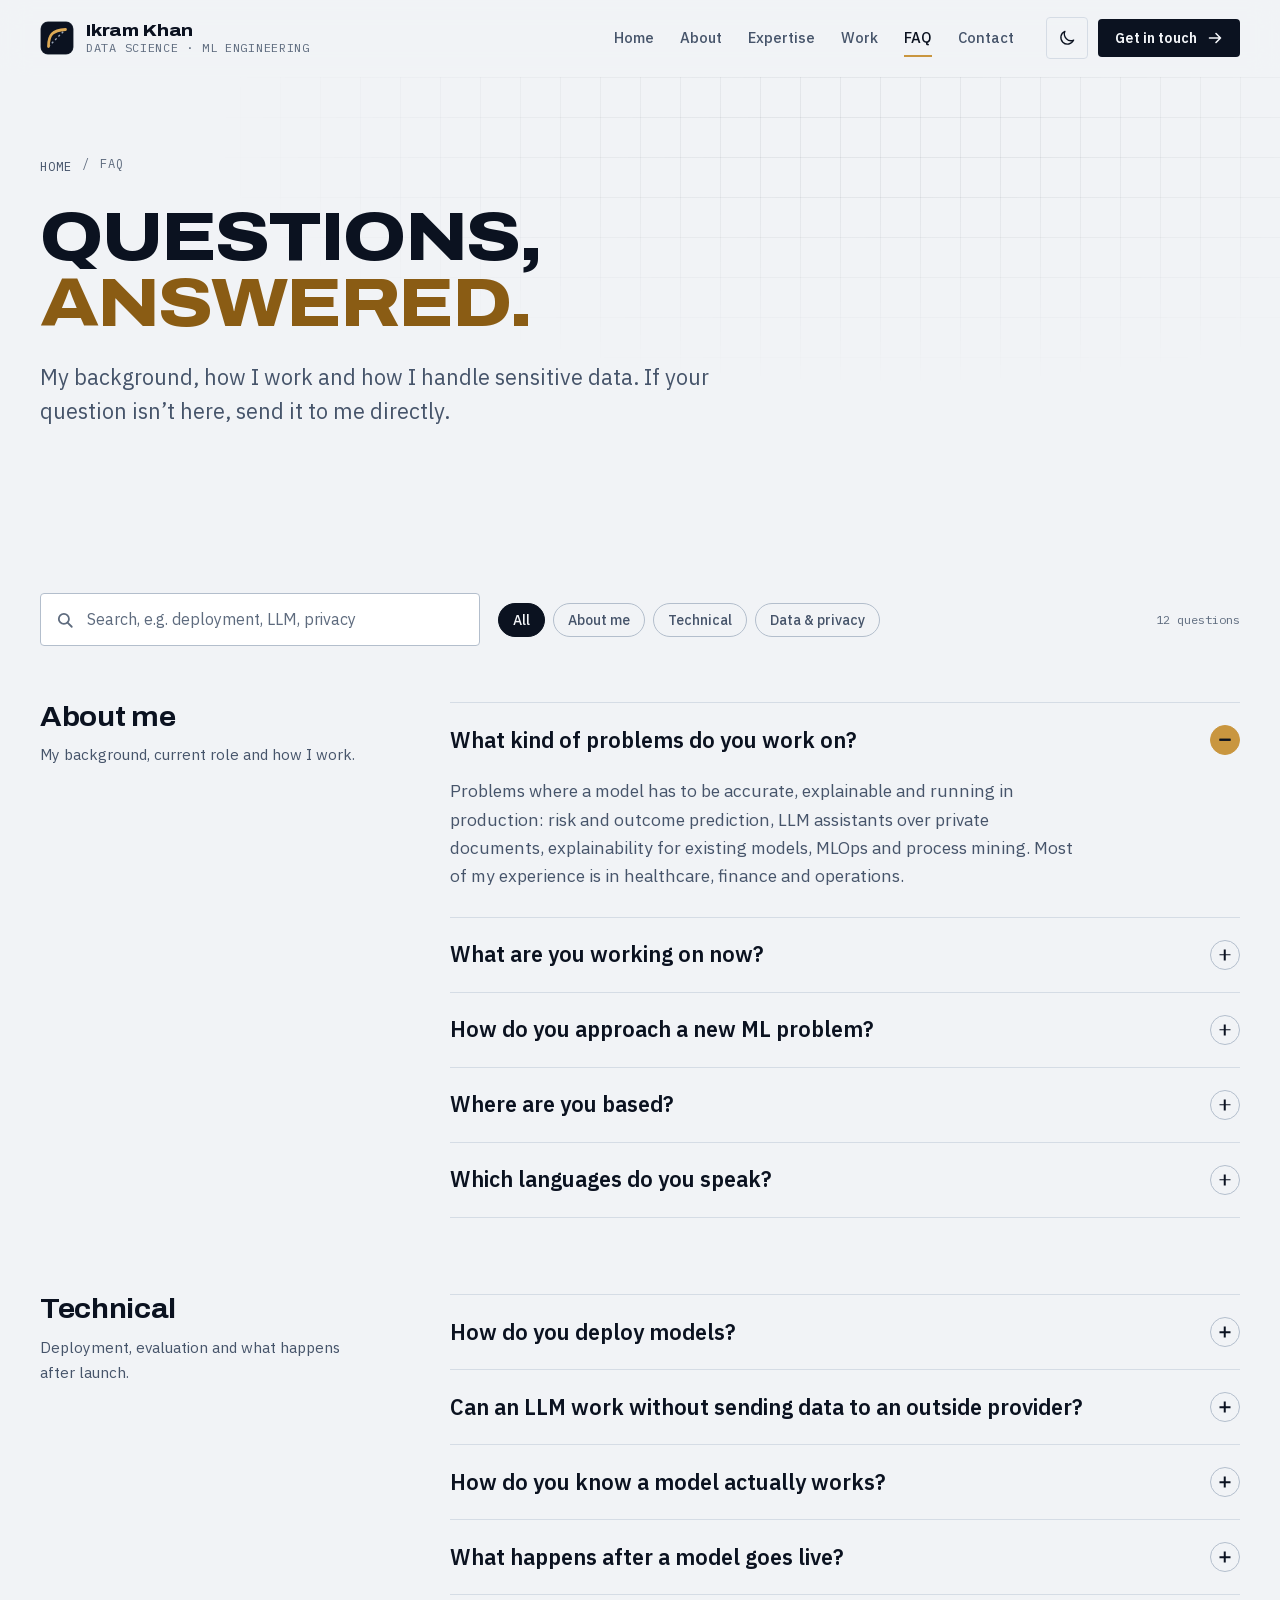
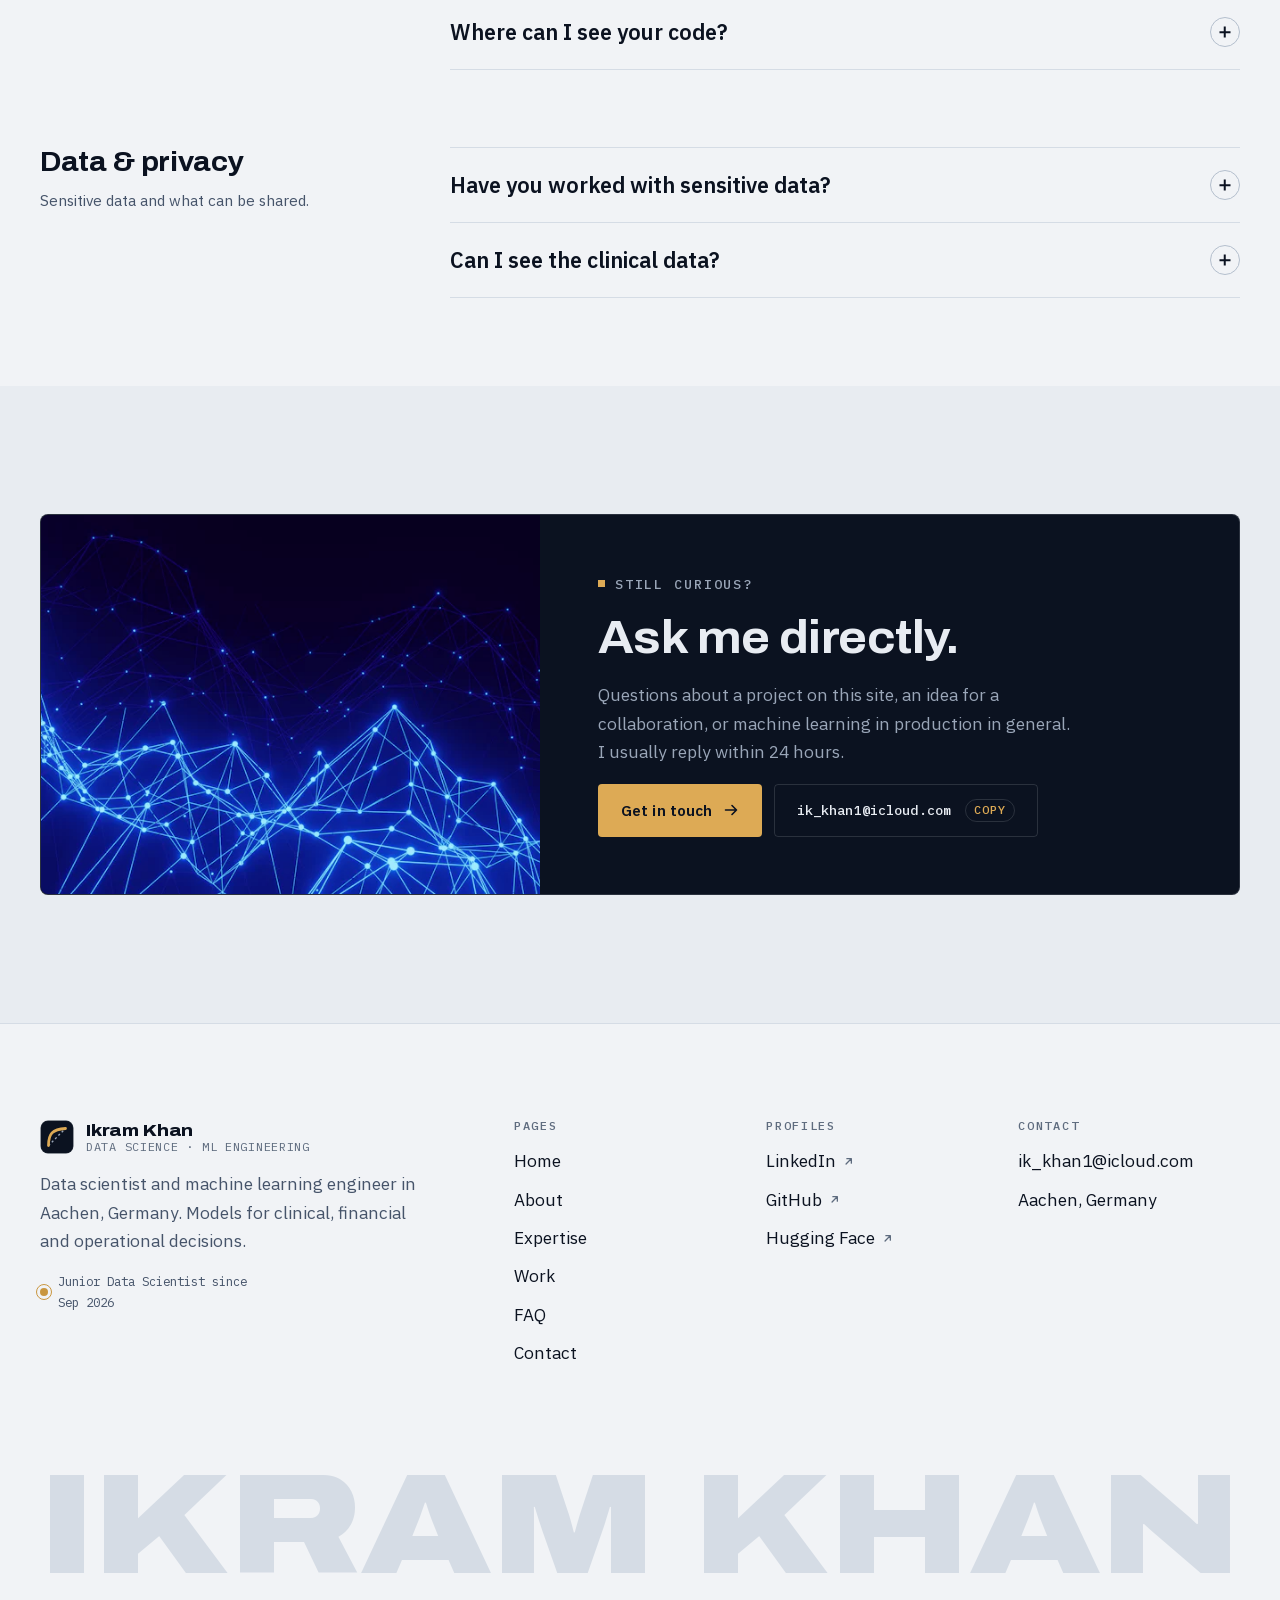
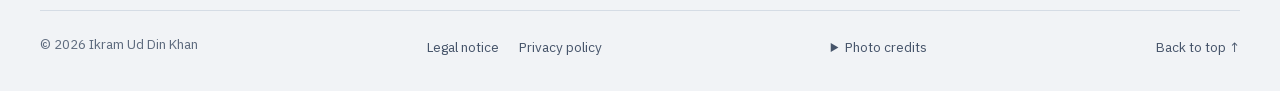
<file: faq.html>
<!doctype html>
<html lang="en">
<head>
<meta charset="utf-8">
<meta name="viewport" content="width=device-width, initial-scale=1, viewport-fit=cover">
<title>FAQ | Ikram Khan, Data Scientist in Aachen</title>
<meta name="claude:viewport-fit-sides" content="cover">
<meta name="description" content="Answers about my background, how I approach ML problems, deploying models, private LLMs and working with sensitive clinical data.">
<meta name="author" content="Ikram Ud Din Khan">
<meta name="robots" content="index, follow, max-image-preview:large">
<meta name="theme-color" content="#F1F3F6">
<link rel="canonical" href="https://ikramkhan.de/faq.html">
<meta property="og:type" content="website">
<meta property="og:site_name" content="Ikram Khan">
<meta property="og:locale" content="en_GB">
<meta property="og:title" content="FAQ | Ikram Khan, Data Scientist in Aachen">
<meta property="og:description" content="Answers about my background, how I approach ML problems, deploying models, private LLMs and working with sensitive clinical data.">
<meta property="og:url" content="https://ikramkhan.de/faq.html">
<meta property="og:image" content="https://ikramkhan.de/assets/img/og-card.jpg">
<meta property="og:image:width" content="1200">
<meta property="og:image:height" content="630">
<meta property="og:image:alt" content="Ikram Khan, Data Scientist and ML Engineer in Aachen, beside an ROC curve at AUC 0.978.">
<meta name="twitter:card" content="summary_large_image">
<meta name="twitter:title" content="FAQ | Ikram Khan, Data Scientist in Aachen">
<meta name="twitter:description" content="Answers about my background, how I approach ML problems, deploying models, private LLMs and working with sensitive clinical data.">
<meta name="twitter:image" content="https://ikramkhan.de/assets/img/og-card.jpg">
<meta name="twitter:image:alt" content="Ikram Khan, Data Scientist and ML Engineer in Aachen, beside an ROC curve at AUC 0.978.">
<link rel="icon" href="favicon.svg" type="image/svg+xml">
<link rel="apple-touch-icon" href="apple-touch-icon.png">
<link rel="preload" href="assets/fonts/archivo-100-900-normal-latin.woff2" as="font" type="font/woff2" crossorigin>
<link rel="preload" href="assets/fonts/ibm-plex-sans-normal-latin.woff2" as="font" type="font/woff2" crossorigin>
<link rel="stylesheet" href="assets/css/fonts.css">
<link rel="stylesheet" href="assets/css/styles.css">
<script>(function(){var d=document.documentElement;if(!d.lang)d.lang='en';d.classList.add('js');try{var t=localStorage.getItem('ik-theme');if(t==='dark'||t==='light')d.setAttribute('data-theme',t)}catch(e){}try{if(sessionStorage.getItem('ik-intro'))d.classList.add('intro-seen');else sessionStorage.setItem('ik-intro','1')}catch(e){}})();</script>
</head>
<body>
<a class="skip-link" href="#main">Skip to content</a>
<header class="site-header" id="top">
  <div class="container header-inner">
    <a class="brand" href="./" aria-label="Ikram Khan, home"><svg class="brand-mark" viewBox="0 0 32 32" aria-hidden="true"><rect class="bm-bg" x="0.5" y="0.5" width="31" height="31" rx="7"/><path class="bm-chance" d="M8 24 24 8"/><path class="bm-curve" pathLength="1" d="M8 24C8 13 11.5 8.6 24 8"/></svg><span class="brand-text"><span class="brand-name">Ikram Khan</span><span class="brand-role">Data Science &middot; ML Engineering</span></span></a>
    <nav class="primary-nav" aria-label="Main">
      <ul>
        <li><a href="./">Home</a></li>
        <li><a href="about.html">About</a></li>
        <li><a href="expertise.html">Expertise</a></li>
        <li><a href="work.html">Work</a></li>
        <li><a href="faq.html" aria-current="page">FAQ</a></li>
        <li><a href="contact.html">Contact</a></li>
      </ul>
    </nav>
    <div class="header-actions">
      <button class="icon-btn theme-toggle" type="button" data-theme-toggle aria-pressed="false" aria-label="Switch to dark mode"><svg viewBox="0 0 24 24" aria-hidden="true"><g class="sun"><circle cx="12" cy="12" r="4"/><path d="M12 2.5v2M12 19.5v2M4.6 4.6 6 6M18 18l1.4 1.4M2.5 12h2M19.5 12h2M4.6 19.4 6 18M18 6l1.4-1.4"/></g><path class="moon" d="M20 14.5A8 8 0 0 1 9.5 4a8 8 0 1 0 10.5 10.5Z"/></svg></button>
      <a class="btn btn-primary btn-sm header-cta" href="contact.html">Get in touch <svg class="i i-arrow" viewBox="0 0 16 16" aria-hidden="true"><path d="M2.5 8h11M9 3.5 13.5 8 9 12.5"/></svg></a>
      <button class="icon-btn menu-toggle" type="button" aria-expanded="false" aria-controls="mobile-menu"><span class="sr-only">Menu</span><span class="menu-icon" aria-hidden="true"><span></span><span></span></span></button>
    </div>
  </div>
  <div class="scroll-progress" aria-hidden="true"></div>
</header>
<div class="mobile-menu" id="mobile-menu">
  <nav aria-label="Mobile">
    <ul>
      <li><a class="mm-link" href="./" style="--i:0">Home <svg class="i i-arrow" viewBox="0 0 16 16" aria-hidden="true"><path d="M2.5 8h11M9 3.5 13.5 8 9 12.5"/></svg></a></li>
      <li><a class="mm-link" href="about.html" style="--i:1">About <svg class="i i-arrow" viewBox="0 0 16 16" aria-hidden="true"><path d="M2.5 8h11M9 3.5 13.5 8 9 12.5"/></svg></a></li>
      <li><a class="mm-link" href="expertise.html" style="--i:2">Expertise <svg class="i i-arrow" viewBox="0 0 16 16" aria-hidden="true"><path d="M2.5 8h11M9 3.5 13.5 8 9 12.5"/></svg></a></li>
      <li><a class="mm-link" href="work.html" style="--i:3">Work <svg class="i i-arrow" viewBox="0 0 16 16" aria-hidden="true"><path d="M2.5 8h11M9 3.5 13.5 8 9 12.5"/></svg></a></li>
      <li><a class="mm-link" href="faq.html" style="--i:4" aria-current="page">FAQ <svg class="i i-arrow" viewBox="0 0 16 16" aria-hidden="true"><path d="M2.5 8h11M9 3.5 13.5 8 9 12.5"/></svg></a></li>
      <li><a class="mm-link" href="contact.html" style="--i:5">Contact <svg class="i i-arrow" viewBox="0 0 16 16" aria-hidden="true"><path d="M2.5 8h11M9 3.5 13.5 8 9 12.5"/></svg></a></li>
    </ul>
  </nav>
  <div class="mm-foot">
    <a class="btn btn-primary" href="contact.html">Get in touch <svg class="i i-arrow" viewBox="0 0 16 16" aria-hidden="true"><path d="M2.5 8h11M9 3.5 13.5 8 9 12.5"/></svg></a>
    <p class="mm-contact">ik_khan1@icloud.com</p>
  </div>
</div>
<main id="main" data-page="faq">
<section class="page-hero" aria-labelledby="page-title">
  <div class="container page-hero-grid">
    <nav class="crumbs" aria-label="Breadcrumb"><a href="./">Home</a><span aria-hidden="true">/</span><span aria-current="page">FAQ</span></nav>
    <h1 class="page-title" id="page-title">
      <span class="line"><span style="--i:0">Questions,</span></span>
      <span class="line"><span style="--i:1"><em>answered.</em></span></span>
    </h1>
    <p class="lead">My background, how I work and how I handle sensitive data. If your question isn&rsquo;t here, send it to me directly.</p>
  </div>
</section>

<section class="section section-tight" aria-label="Frequently asked questions">
  <div class="container">
    <div class="faq-tools">
      <div class="search">
        <label class="sr-only" for="faq-search">Search questions</label>
        <svg class="i" viewBox="0 0 16 16" aria-hidden="true"><circle cx="7" cy="7" r="4.5"/><path d="m10.5 10.5 3.5 3.5"/></svg>
        <input class="input" id="faq-search" type="search" placeholder="Search, e.g. deployment, LLM, privacy" autocomplete="off">
      </div>
      <div class="chip-row" role="group" aria-label="Filter by topic">
        <button class="chip" type="button" data-faq-cat="all" aria-pressed="true">All</button>
        <button class="chip" type="button" data-faq-cat="about" aria-pressed="false">About me</button>
        <button class="chip" type="button" data-faq-cat="technical" aria-pressed="false">Technical</button>
        <button class="chip" type="button" data-faq-cat="privacy" aria-pressed="false">Data &amp; privacy</button>
      </div>
      <span class="filter-status" id="faq-count" aria-live="polite">12 questions</span>
    </div>

    <div class="faq-groups" id="faq-groups">
      <section class="faq-group" data-cat="about" aria-labelledby="g1">
        <header>
          <h2 id="g1">About me</h2>
          <p>My background, current role and how I work.</p>
        </header>
        <div class="faq-list">
          <div class="faq-item">
            <h3><button class="faq-q" type="button" id="q1" aria-expanded="true" aria-controls="a1">What kind of problems do you work on?<span class="faq-icon" aria-hidden="true"></span></button></h3>
            <div class="faq-a" id="a1" role="region" aria-labelledby="q1"><div class="faq-a-inner"><div>
              <p>Problems where a model has to be accurate, explainable and running in production: risk and outcome prediction, LLM assistants over private documents, explainability for existing models, MLOps and process mining. Most of my experience is in healthcare, finance and operations.</p>
            </div></div></div>
          </div>
          <div class="faq-item">
            <h3><button class="faq-q" type="button" id="q2" aria-expanded="false" aria-controls="a2">What are you working on now?<span class="faq-icon" aria-hidden="true"></span></button></h3>
            <div class="faq-a" id="a2" role="region" aria-labelledby="q2"><div class="faq-a-inner"><div>
              <p>Since September 2026 I work full-time as a Junior Data Scientist. The projects on this site come from my research and earlier roles, and my public code is on GitHub and Hugging Face.</p>
            </div></div></div>
          </div>
          <div class="faq-item">
            <h3><button class="faq-q" type="button" id="q3" aria-expanded="false" aria-controls="a3">How do you approach a new ML problem?<span class="faq-icon" aria-hidden="true"></span></button></h3>
            <div class="faq-a" id="a3" role="region" aria-labelledby="q3"><div class="faq-a-inner"><div>
              <p>I start with the decision the model should support, the metric that matters and the data available. Then come a baseline, an honest evaluation, explanations for the people who use the model, and a monitored deployment. The <a href="expertise.html">Expertise</a> page covers each step.</p>
            </div></div></div>
          </div>
          <div class="faq-item">
            <h3><button class="faq-q" type="button" id="q4" aria-expanded="false" aria-controls="a4">Where are you based?<span class="faq-icon" aria-hidden="true"></span></button></h3>
            <div class="faq-a" id="a4" role="region" aria-labelledby="q4"><div class="faq-a-inner"><div>
              <p>In Aachen, Germany. Conversations and collaborations work just as well remotely.</p>
            </div></div></div>
          </div>
          <div class="faq-item">
            <h3><button class="faq-q" type="button" id="q5" aria-expanded="false" aria-controls="a5">Which languages do you speak?<span class="faq-icon" aria-hidden="true"></span></button></h3>
            <div class="faq-a" id="a5" role="region" aria-labelledby="q5"><div class="faq-a-inner"><div>
              <p>English at C1, professional level. My German is at A2 and I&rsquo;m working toward B1.</p>
            </div></div></div>
          </div>
        </div>
      </section>

      <section class="faq-group" data-cat="technical" aria-labelledby="g2">
        <header>
          <h2 id="g2">Technical</h2>
          <p>Deployment, evaluation and what happens after launch.</p>
        </header>
        <div class="faq-list">
          <div class="faq-item">
            <h3><button class="faq-q" type="button" id="q6" aria-expanded="false" aria-controls="a6">How do you deploy models?<span class="faq-icon" aria-hidden="true"></span></button></h3>
            <div class="faq-a" id="a6" role="region" aria-labelledby="q6"><div class="faq-a-inner"><div>
              <p>As Docker containers with FastAPI endpoints, with CI/CD in GitHub Actions, GitLab CI or Jenkins. I have deployed on Azure and worked with Kubernetes and Terraform-managed environments.</p>
            </div></div></div>
          </div>
          <div class="faq-item">
            <h3><button class="faq-q" type="button" id="q7" aria-expanded="false" aria-controls="a7">Can an LLM work without sending data to an outside provider?<span class="faq-icon" aria-hidden="true"></span></button></h3>
            <div class="faq-a" id="a7" role="region" aria-labelledby="q7"><div class="faq-a-inner"><div>
              <p>Yes. I have built RAG pipelines that run local LLaMA models, so documents and prompts stay on your own infrastructure. Retrieval quality and answer faithfulness are measured, so it is clear how well the system works before anyone relies on it.</p>
            </div></div></div>
          </div>
          <div class="faq-item">
            <h3><button class="faq-q" type="button" id="q8" aria-expanded="false" aria-controls="a8">How do you know a model actually works?<span class="faq-icon" aria-hidden="true"></span></button></h3>
            <div class="faq-a" id="a8" role="region" aria-labelledby="q8"><div class="faq-a-inner"><div>
              <p>Through evaluation that matches how the model will be used: patient- or customer-level splits, leakage checks, calibration, and metrics such as AUC, PR-AUC or precision@k. A good evaluation report also shows where the model is weak.</p>
            </div></div></div>
          </div>
          <div class="faq-item">
            <h3><button class="faq-q" type="button" id="q9" aria-expanded="false" aria-controls="a9">What happens after a model goes live?<span class="faq-icon" aria-hidden="true"></span></button></h3>
            <div class="faq-a" id="a9" role="region" aria-labelledby="q9"><div class="faq-a-inner"><div>
              <p>Models drift as data changes. I set up monitoring for prediction drift and feature distributions, with alerts and retraining triggers, and write documentation so the team running the model knows what to do.</p>
            </div></div></div>
          </div>
          <div class="faq-item">
            <h3><button class="faq-q" type="button" id="q10" aria-expanded="false" aria-controls="a10">Where can I see your code?<span class="faq-icon" aria-hidden="true"></span></button></h3>
            <div class="faq-a" id="a10" role="region" aria-labelledby="q10"><div class="faq-a-inner"><div>
              <p>My public projects are on <a href="https://github.com/IkramKhan8" target="_blank" rel="noopener">GitHub<span class="sr-only"> (opens in a new tab)</span></a> and my models on <a href="https://huggingface.co/IkramKhan8" target="_blank" rel="noopener">Hugging Face<span class="sr-only"> (opens in a new tab)</span></a>. Work I did for employers stays with them.</p>
            </div></div></div>
          </div>
        </div>
      </section>

      <section class="faq-group" data-cat="privacy" aria-labelledby="g3">
        <header>
          <h2 id="g3">Data &amp; privacy</h2>
          <p>Sensitive data and what can be shared.</p>
        </header>
        <div class="faq-list">
          <div class="faq-item">
            <h3><button class="faq-q" type="button" id="q11" aria-expanded="false" aria-controls="a11">Have you worked with sensitive data?<span class="faq-icon" aria-hidden="true"></span></button></h3>
            <div class="faq-a" id="a11" role="region" aria-labelledby="q11"><div class="faq-a-inner"><div>
              <p>Yes. At Uniklinik RWTH Aachen I worked with ICU patient data under PhysioNet and IRB protocols, and I hold CITI Program certifications in human research. Local models and synthetic data generators are part of how I design systems that handle sensitive data.</p>
            </div></div></div>
          </div>
          <div class="faq-item">
            <h3><button class="faq-q" type="button" id="q12" aria-expanded="false" aria-controls="a12">Can I see the clinical data?<span class="faq-icon" aria-hidden="true"></span></button></h3>
            <div class="faq-a" id="a12" role="region" aria-labelledby="q12"><div class="faq-a-inner"><div>
              <p>No. The ICU work used credentialed MIMIC data under PhysioNet rules, so it can&rsquo;t be shared. The pipeline includes a synthetic data generator that mimics the MIMIC schema, so the code runs without credentialed access.</p>
            </div></div></div>
          </div>
        </div>
      </section>
    </div>

    <p class="faq-empty" id="faq-empty" hidden>No questions match &ldquo;<span id="faq-empty-term"></span>&rdquo;. <a href="contact.html">Ask me directly</a> and I&rsquo;ll answer within 24 hours.</p>
  </div>
</section>

<section class="section section-alt" aria-labelledby="ask-title">
  <div class="container">
    <div class="ask reveal">
      <div class="ask-media">
        <img src="assets/img/network-abstract-1600.webp" srcset="assets/img/network-abstract-800.webp 800w, assets/img/network-abstract-1600.webp 1600w" sizes="(min-width: 960px) 40vw, 100vw" width="1600" height="849" alt="Abstract blue network of glowing points connected by thin lines." loading="lazy" decoding="async">
      </div>
      <div class="ask-body">
        <p class="eyebrow on-ink">Still curious?</p>
        <h2 id="ask-title">Ask me directly.</h2>
        <p>Questions about a project on this site, an idea for a collaboration, or machine learning in production in general. I usually reply within 24 hours.</p>
        <div class="cta-actions">
          <a class="btn btn-accent" href="contact.html">Get in touch <svg class="i i-arrow" viewBox="0 0 16 16" aria-hidden="true"><path d="M2.5 8h11M9 3.5 13.5 8 9 12.5"/></svg></a>
          <button class="btn btn-ghost-ink copy-inline" type="button" data-copy="ik_khan1@icloud.com"><span class="ci-text">ik_khan1@icloud.com</span><span class="ci-state" data-copy-label>Copy</span></button>
        </div>
      </div>
    </div>
  </div>
</section>
</main>
<footer class="site-footer">
  <div class="container">
    <div class="footer-top">
      <div class="footer-intro">
        <a class="brand" href="./" aria-label="Ikram Khan, home"><svg class="brand-mark" viewBox="0 0 32 32" aria-hidden="true"><rect class="bm-bg" x="0.5" y="0.5" width="31" height="31" rx="7"/><path class="bm-chance" d="M8 24 24 8"/><path class="bm-curve" pathLength="1" d="M8 24C8 13 11.5 8.6 24 8"/></svg><span class="brand-text"><span class="brand-name">Ikram Khan</span><span class="brand-role">Data Science &middot; ML Engineering</span></span></a>
        <p>Data scientist and machine learning engineer in Aachen, Germany. Models for clinical, financial and operational decisions.</p>
        <p class="footer-status"><span class="pulse" aria-hidden="true"></span>Junior Data Scientist since Sep 2026</p>
      </div>
      <nav class="footer-col" aria-label="Footer">
        <h2>Pages</h2>
        <ul>
          <li><a href="./">Home</a></li>
          <li><a href="about.html">About</a></li>
          <li><a href="expertise.html">Expertise</a></li>
          <li><a href="work.html">Work</a></li>
          <li><a href="faq.html">FAQ</a></li>
          <li><a href="contact.html">Contact</a></li>
        </ul>
      </nav>
      <div class="footer-col">
        <h2>Profiles</h2>
        <ul>
          <li><a href="https://www.linkedin.com/in/ikramdkhan" target="_blank" rel="noopener me">LinkedIn <svg class="i i-ext" viewBox="0 0 16 16" aria-hidden="true"><path d="M5 11 11 5M6 4.5h5.5V10"/></svg><span class="sr-only"> (opens in a new tab)</span></a></li>
          <li><a href="https://github.com/IkramKhan8" target="_blank" rel="noopener me">GitHub <svg class="i i-ext" viewBox="0 0 16 16" aria-hidden="true"><path d="M5 11 11 5M6 4.5h5.5V10"/></svg><span class="sr-only"> (opens in a new tab)</span></a></li>
          <li><a href="https://huggingface.co/IkramKhan8" target="_blank" rel="noopener me">Hugging Face <svg class="i i-ext" viewBox="0 0 16 16" aria-hidden="true"><path d="M5 11 11 5M6 4.5h5.5V10"/></svg><span class="sr-only"> (opens in a new tab)</span></a></li>
        </ul>
      </div>
      <div class="footer-col">
        <h2>Contact</h2>
        <ul>
          <li><a href="mailto:ik_khan1@icloud.com">ik_khan1@icloud.com</a></li>
          <li>Aachen, Germany</li>
        </ul>
      </div>
    </div>
    <svg class="footer-wordmark" viewBox="0 0 1000 112" aria-hidden="true" focusable="false"><text x="0" y="98" textLength="1000" lengthAdjust="spacingAndGlyphs">IKRAM KHAN</text></svg>
    <div class="footer-bottom">
      <p>&copy; <span data-year>2026</span> Ikram Ud Din Khan</p>
      <nav class="legal-links" aria-label="Legal"><a href="imprint.html">Legal notice</a><a href="privacy.html">Privacy policy</a></nav>
      <details class="credits">
        <summary>Photo credits</summary>
        <ul>
          <li><a href="https://unsplash.com/photos/a-desk-with-a-computer-monitor-and-keyboard-on-it-OVbeSXRk_9E" target="_blank" rel="noopener">Desk at night, Nikita Kachanovsky<span class="sr-only"> (opens in a new tab)</span></a></li>
          <li><a href="https://unsplash.com/photos/a-close-up-of-a-computer-screen-with-a-line-of-ecg-ZSo4axN3ZXI" target="_blank" rel="noopener">ECG monitor, Joshua Chehov<span class="sr-only"> (opens in a new tab)</span></a></li>
          <li><a href="https://unsplash.com/photos/books-on-brown-wooden-shelf-2JIvboGLeho" target="_blank" rel="noopener">Library, Susan Q Yin<span class="sr-only"> (opens in a new tab)</span></a></li>
          <li><a href="https://unsplash.com/photos/graphical-user-interface-application-x07ELaNFt34" target="_blank" rel="noopener">Market data, Anne Nygård<span class="sr-only"> (opens in a new tab)</span></a></li>
          <li><a href="https://unsplash.com/photos/sticky-notes-on-corkboard-5aiRb5f464A" target="_blank" rel="noopener">Planning wall, Jo Szczepanska<span class="sr-only"> (opens in a new tab)</span></a></li>
          <li><a href="https://unsplash.com/photos/close-up-of-dark-blue-circuit-board-pfR18JNEMv8" target="_blank" rel="noopener">Circuit board, Vishnu Mohanan<span class="sr-only"> (opens in a new tab)</span></a></li>
          <li><a href="https://unsplash.com/photos/brown-and-gray-concrete-building-under-gray-clouds-during-daytime-xo8pEDmCAyA" target="_blank" rel="noopener">Aachen Cathedral, Carolina Nichitin<span class="sr-only"> (opens in a new tab)</span></a></li>
          <li><a href="https://unsplash.com/photos/cable-network-M5tzZtFCOfs" target="_blank" rel="noopener">Server cabling, Taylor Vick<span class="sr-only"> (opens in a new tab)</span></a></li>
          <li><a href="https://unsplash.com/photos/a-black-and-white-photo-of-a-building-xyuYk9oLA8I" target="_blank" rel="noopener">Facade, Samuel Scalzo<span class="sr-only"> (opens in a new tab)</span></a></li>
          <li><a href="https://unsplash.com/photos/a-blue-background-with-lines-and-dots-xuTJZ7uD7PI" target="_blank" rel="noopener">Network, Conny Schneider<span class="sr-only"> (opens in a new tab)</span></a></li>
        </ul>
        <p>All photos from Unsplash, used under the Unsplash License.</p>
      </details>
      <a class="to-top" href="#top">Back to top &uarr;</a>
    </div>
  </div>
</footer>
<script type="application/ld+json">{"@context":"https://schema.org","@graph":[{"@type":"BreadcrumbList","itemListElement":[{"@type":"ListItem","position":1,"name":"Home","item":"https://ikramkhan.de/"},{"@type":"ListItem","position":2,"name":"FAQ","item":"https://ikramkhan.de/faq.html"}]},{"@type":"FAQPage","mainEntity":[{"@type":"Question","name":"What kind of problems do you work on?","acceptedAnswer":{"@type":"Answer","text":"Problems where a model has to be accurate, explainable and running in production: risk and outcome prediction, LLM assistants over private documents, explainability for existing models, MLOps and process mining. Most of my experience is in healthcare, finance and operations."}},{"@type":"Question","name":"What are you working on now?","acceptedAnswer":{"@type":"Answer","text":"Since September 2026 I work full-time as a Junior Data Scientist. The projects on this site come from my research and earlier roles, and my public code is on GitHub and Hugging Face."}},{"@type":"Question","name":"How do you approach a new ML problem?","acceptedAnswer":{"@type":"Answer","text":"I start with the decision the model should support, the metric that matters and the data available. Then come a baseline, an honest evaluation, explanations for the people who use the model, and a monitored deployment. The Expertise page covers each step."}},{"@type":"Question","name":"Where are you based?","acceptedAnswer":{"@type":"Answer","text":"In Aachen, Germany. Conversations and collaborations work just as well remotely."}},{"@type":"Question","name":"Which languages do you speak?","acceptedAnswer":{"@type":"Answer","text":"English at C1, professional level. My German is at A2 and I’m working toward B1."}},{"@type":"Question","name":"How do you deploy models?","acceptedAnswer":{"@type":"Answer","text":"As Docker containers with FastAPI endpoints, with CI/CD in GitHub Actions, GitLab CI or Jenkins. I have deployed on Azure and worked with Kubernetes and Terraform-managed environments."}},{"@type":"Question","name":"Can an LLM work without sending data to an outside provider?","acceptedAnswer":{"@type":"Answer","text":"Yes. I have built RAG pipelines that run local LLaMA models, so documents and prompts stay on your own infrastructure. Retrieval quality and answer faithfulness are measured, so it is clear how well the system works before anyone relies on it."}},{"@type":"Question","name":"How do you know a model actually works?","acceptedAnswer":{"@type":"Answer","text":"Through evaluation that matches how the model will be used: patient- or customer-level splits, leakage checks, calibration, and metrics such as AUC, PR-AUC or precision@k. A good evaluation report also shows where the model is weak."}},{"@type":"Question","name":"What happens after a model goes live?","acceptedAnswer":{"@type":"Answer","text":"Models drift as data changes. I set up monitoring for prediction drift and feature distributions, with alerts and retraining triggers, and write documentation so the team running the model knows what to do."}},{"@type":"Question","name":"Where can I see your code?","acceptedAnswer":{"@type":"Answer","text":"My public projects are on GitHub and my models on Hugging Face. Work I did for employers stays with them."}},{"@type":"Question","name":"Have you worked with sensitive data?","acceptedAnswer":{"@type":"Answer","text":"Yes. At Uniklinik RWTH Aachen I worked with ICU patient data under PhysioNet and IRB protocols, and I hold CITI Program certifications in human research. Local models and synthetic data generators are part of how I design systems that handle sensitive data."}},{"@type":"Question","name":"Can I see the clinical data?","acceptedAnswer":{"@type":"Answer","text":"No. The ICU work used credentialed MIMIC data under PhysioNet rules, so it can’t be shared. The pipeline includes a synthetic data generator that mimics the MIMIC schema, so the code runs without credentialed access."}}]}]}</script>
<script src="assets/js/main.js" defer></script>
</body>
</html>
</file>
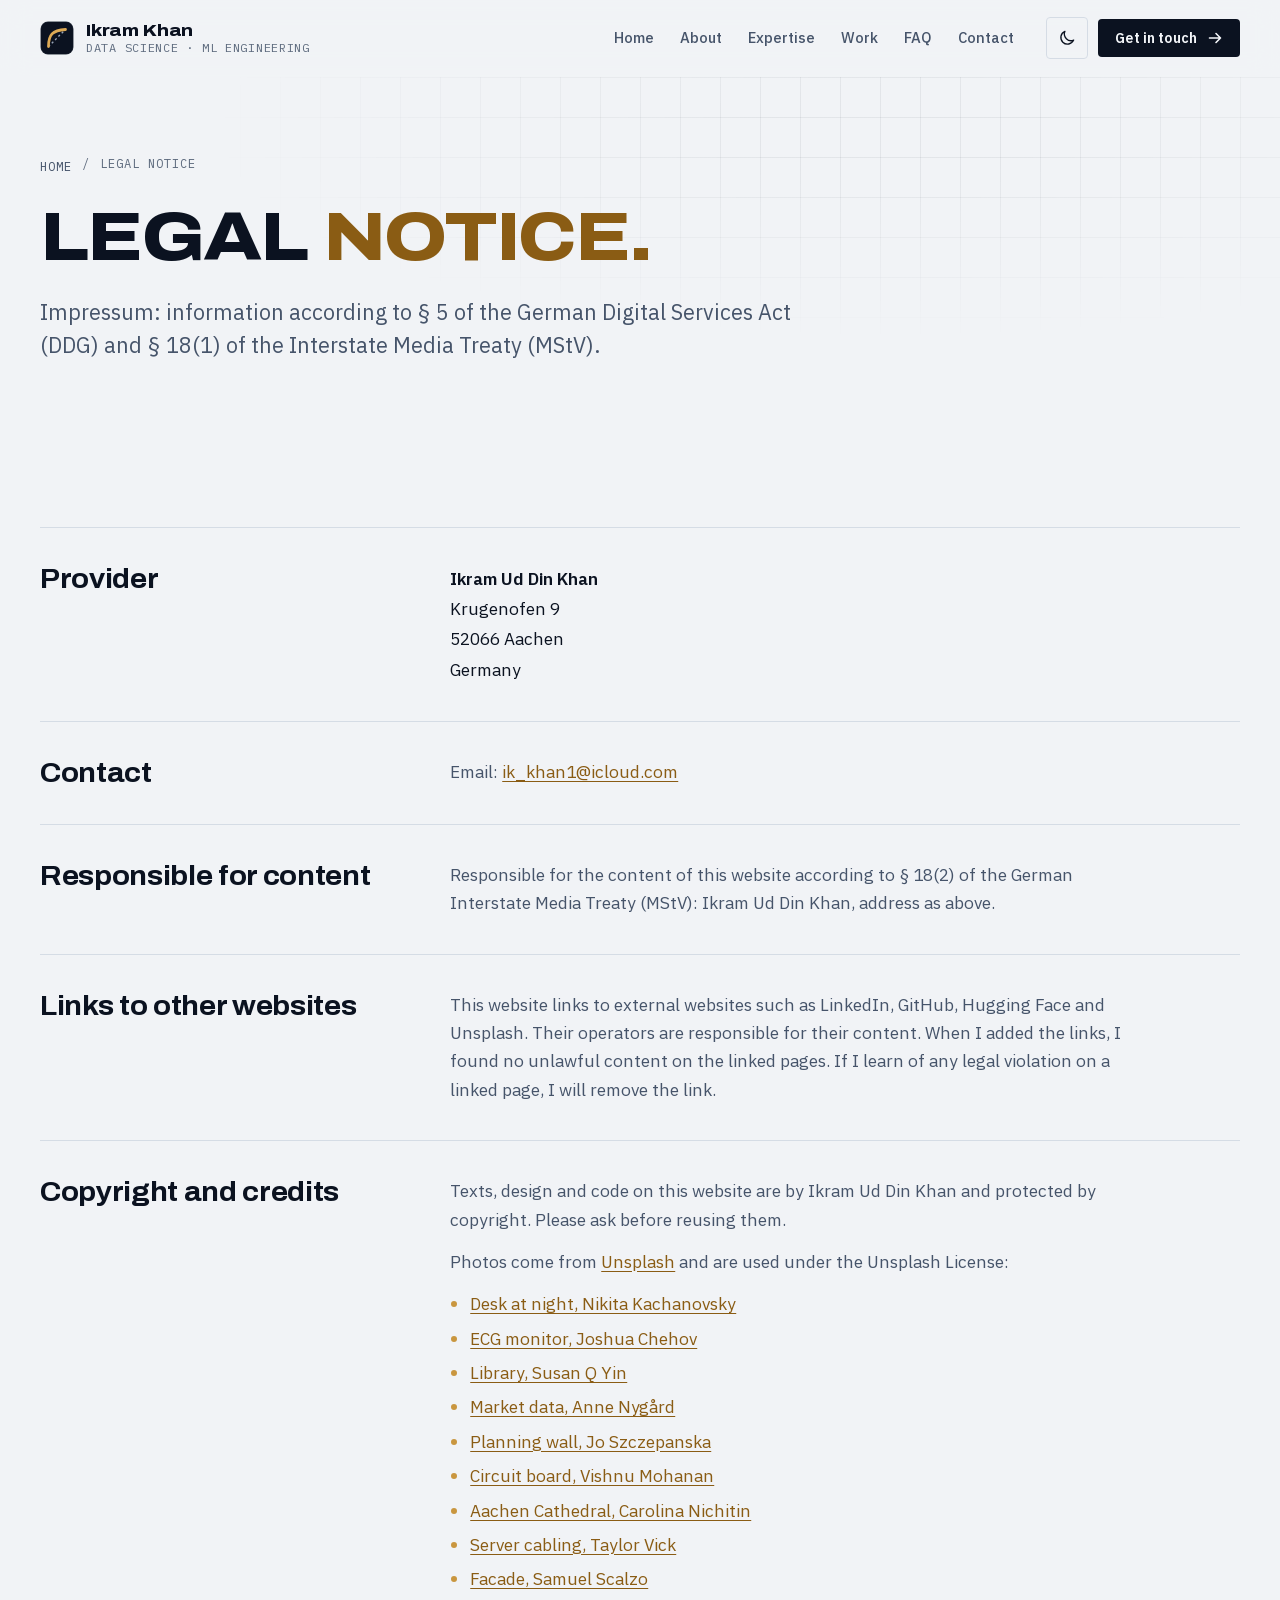
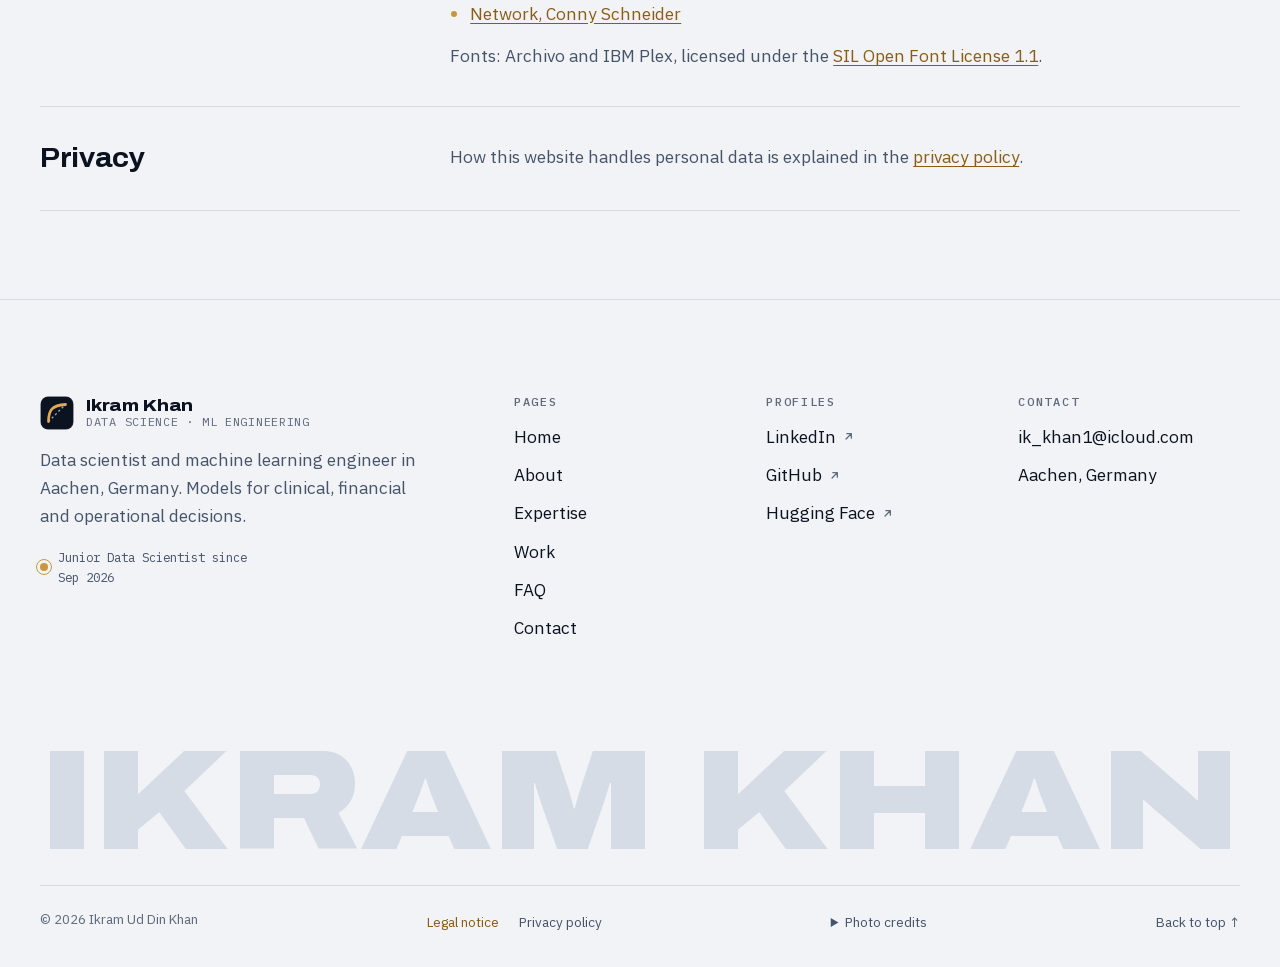
<file: imprint.html>
<!doctype html>
<html lang="en">
<head>
<meta charset="utf-8">
<meta name="viewport" content="width=device-width, initial-scale=1, viewport-fit=cover">
<title>Legal Notice (Impressum) | Ikram Khan</title>
<meta name="claude:viewport-fit-sides" content="cover">
<meta name="description" content="Legal notice (Impressum) for ikramkhan.de according to § 5 DDG and § 18 MStV.">
<meta name="author" content="Ikram Ud Din Khan">
<meta name="robots" content="noindex, follow">
<meta name="theme-color" content="#F1F3F6">
<link rel="canonical" href="https://ikramkhan.de/imprint.html">
<meta property="og:type" content="website">
<meta property="og:site_name" content="Ikram Khan">
<meta property="og:locale" content="en_GB">
<meta property="og:title" content="Legal Notice (Impressum) | Ikram Khan">
<meta property="og:description" content="Legal notice (Impressum) for ikramkhan.de according to § 5 DDG and § 18 MStV.">
<meta property="og:url" content="https://ikramkhan.de/imprint.html">
<meta property="og:image" content="https://ikramkhan.de/assets/img/og-card.jpg">
<meta property="og:image:width" content="1200">
<meta property="og:image:height" content="630">
<meta property="og:image:alt" content="Ikram Khan, Data Scientist and ML Engineer in Aachen, beside an ROC curve at AUC 0.978.">
<meta name="twitter:card" content="summary_large_image">
<meta name="twitter:title" content="Legal Notice (Impressum) | Ikram Khan">
<meta name="twitter:description" content="Legal notice (Impressum) for ikramkhan.de according to § 5 DDG and § 18 MStV.">
<meta name="twitter:image" content="https://ikramkhan.de/assets/img/og-card.jpg">
<meta name="twitter:image:alt" content="Ikram Khan, Data Scientist and ML Engineer in Aachen, beside an ROC curve at AUC 0.978.">
<link rel="icon" href="favicon.svg" type="image/svg+xml">
<link rel="apple-touch-icon" href="apple-touch-icon.png">
<link rel="preload" href="assets/fonts/archivo-100-900-normal-latin.woff2" as="font" type="font/woff2" crossorigin>
<link rel="preload" href="assets/fonts/ibm-plex-sans-normal-latin.woff2" as="font" type="font/woff2" crossorigin>
<link rel="stylesheet" href="assets/css/fonts.css">
<link rel="stylesheet" href="assets/css/styles.css">
<script>(function(){var d=document.documentElement;if(!d.lang)d.lang='en';d.classList.add('js');try{var t=localStorage.getItem('ik-theme');if(t==='dark'||t==='light')d.setAttribute('data-theme',t)}catch(e){}try{if(sessionStorage.getItem('ik-intro'))d.classList.add('intro-seen');else sessionStorage.setItem('ik-intro','1')}catch(e){}})();</script>
</head>
<body>
<a class="skip-link" href="#main">Skip to content</a>
<header class="site-header" id="top">
  <div class="container header-inner">
    <a class="brand" href="./" aria-label="Ikram Khan, home"><svg class="brand-mark" viewBox="0 0 32 32" aria-hidden="true"><rect class="bm-bg" x="0.5" y="0.5" width="31" height="31" rx="7"/><path class="bm-chance" d="M8 24 24 8"/><path class="bm-curve" pathLength="1" d="M8 24C8 13 11.5 8.6 24 8"/></svg><span class="brand-text"><span class="brand-name">Ikram Khan</span><span class="brand-role">Data Science &middot; ML Engineering</span></span></a>
    <nav class="primary-nav" aria-label="Main">
      <ul>
        <li><a href="./">Home</a></li>
        <li><a href="about.html">About</a></li>
        <li><a href="expertise.html">Expertise</a></li>
        <li><a href="work.html">Work</a></li>
        <li><a href="faq.html">FAQ</a></li>
        <li><a href="contact.html">Contact</a></li>
      </ul>
    </nav>
    <div class="header-actions">
      <button class="icon-btn theme-toggle" type="button" data-theme-toggle aria-pressed="false" aria-label="Switch to dark mode"><svg viewBox="0 0 24 24" aria-hidden="true"><g class="sun"><circle cx="12" cy="12" r="4"/><path d="M12 2.5v2M12 19.5v2M4.6 4.6 6 6M18 18l1.4 1.4M2.5 12h2M19.5 12h2M4.6 19.4 6 18M18 6l1.4-1.4"/></g><path class="moon" d="M20 14.5A8 8 0 0 1 9.5 4a8 8 0 1 0 10.5 10.5Z"/></svg></button>
      <a class="btn btn-primary btn-sm header-cta" href="contact.html">Get in touch <svg class="i i-arrow" viewBox="0 0 16 16" aria-hidden="true"><path d="M2.5 8h11M9 3.5 13.5 8 9 12.5"/></svg></a>
      <button class="icon-btn menu-toggle" type="button" aria-expanded="false" aria-controls="mobile-menu"><span class="sr-only">Menu</span><span class="menu-icon" aria-hidden="true"><span></span><span></span></span></button>
    </div>
  </div>
  <div class="scroll-progress" aria-hidden="true"></div>
</header>
<div class="mobile-menu" id="mobile-menu">
  <nav aria-label="Mobile">
    <ul>
      <li><a class="mm-link" href="./" style="--i:0">Home <svg class="i i-arrow" viewBox="0 0 16 16" aria-hidden="true"><path d="M2.5 8h11M9 3.5 13.5 8 9 12.5"/></svg></a></li>
      <li><a class="mm-link" href="about.html" style="--i:1">About <svg class="i i-arrow" viewBox="0 0 16 16" aria-hidden="true"><path d="M2.5 8h11M9 3.5 13.5 8 9 12.5"/></svg></a></li>
      <li><a class="mm-link" href="expertise.html" style="--i:2">Expertise <svg class="i i-arrow" viewBox="0 0 16 16" aria-hidden="true"><path d="M2.5 8h11M9 3.5 13.5 8 9 12.5"/></svg></a></li>
      <li><a class="mm-link" href="work.html" style="--i:3">Work <svg class="i i-arrow" viewBox="0 0 16 16" aria-hidden="true"><path d="M2.5 8h11M9 3.5 13.5 8 9 12.5"/></svg></a></li>
      <li><a class="mm-link" href="faq.html" style="--i:4">FAQ <svg class="i i-arrow" viewBox="0 0 16 16" aria-hidden="true"><path d="M2.5 8h11M9 3.5 13.5 8 9 12.5"/></svg></a></li>
      <li><a class="mm-link" href="contact.html" style="--i:5">Contact <svg class="i i-arrow" viewBox="0 0 16 16" aria-hidden="true"><path d="M2.5 8h11M9 3.5 13.5 8 9 12.5"/></svg></a></li>
    </ul>
  </nav>
  <div class="mm-foot">
    <a class="btn btn-primary" href="contact.html">Get in touch <svg class="i i-arrow" viewBox="0 0 16 16" aria-hidden="true"><path d="M2.5 8h11M9 3.5 13.5 8 9 12.5"/></svg></a>
    <p class="mm-contact">ik_khan1@icloud.com</p>
  </div>
</div>
<main id="main" data-page="imprint">
<section class="page-hero" aria-labelledby="page-title">
  <div class="container page-hero-grid">
    <nav class="crumbs" aria-label="Breadcrumb"><a href="./">Home</a><span aria-hidden="true">/</span><span aria-current="page">Legal notice</span></nav>
    <h1 class="page-title" id="page-title">
      <span class="line"><span style="--i:0">Legal <em>notice.</em></span></span>
    </h1>
    <p class="lead">Impressum: information according to &sect; 5 of the German Digital Services Act (DDG) and &sect; 18(1) of the Interstate Media Treaty (MStV).</p>
  </div>
</section>

<section class="section section-tight" aria-label="Legal notice">
  <div class="container legal-grid">
    <div class="legal is-full is-rows">
      <section class="legal-section" id="provider">
        <h2>Provider</h2>
        <div class="legal-body">
          <address>
            <strong>Ikram Ud Din Khan</strong><br>
            Krugenofen 9<br>
            52066 Aachen<br>
            Germany
          </address>
        </div>
      </section>

      <section class="legal-section" id="contact-details">
        <h2>Contact</h2>
        <div class="legal-body">
          <p>Email: <a href="mailto:ik_khan1@icloud.com">ik_khan1@icloud.com</a></p>
        </div>
      </section>

      <!-- If you have a VAT ID (USt-IdNr.), set LEGAL['vat_id'] in build.py and it appears here. -->

      <section class="legal-section" id="responsible">
        <h2>Responsible for content</h2>
        <div class="legal-body">
          <p>Responsible for the content of this website according to &sect; 18(2) of the German Interstate Media Treaty (MStV): Ikram Ud Din Khan, address as above.</p>
        </div>
      </section>

      <section class="legal-section" id="links">
        <h2>Links to other websites</h2>
        <div class="legal-body">
          <p>This website links to external websites such as LinkedIn, GitHub, Hugging Face and Unsplash. Their operators are responsible for their content. When I added the links, I found no unlawful content on the linked pages. If I learn of any legal violation on a linked page, I will remove the link.</p>
        </div>
      </section>

      <section class="legal-section" id="copyright">
        <h2>Copyright and credits</h2>
        <div class="legal-body">
          <p>Texts, design and code on this website are by Ikram Ud Din Khan and protected by copyright. Please ask before reusing them.</p>
          <p>Photos come from <a href="https://unsplash.com" target="_blank" rel="noopener">Unsplash<span class="sr-only"> (opens in a new tab)</span></a> and are used under the Unsplash License:</p>
          <ul>
        <li><a href="https://unsplash.com/photos/a-desk-with-a-computer-monitor-and-keyboard-on-it-OVbeSXRk_9E" target="_blank" rel="noopener">Desk at night, Nikita Kachanovsky<span class="sr-only"> (opens in a new tab)</span></a></li>
        <li><a href="https://unsplash.com/photos/a-close-up-of-a-computer-screen-with-a-line-of-ecg-ZSo4axN3ZXI" target="_blank" rel="noopener">ECG monitor, Joshua Chehov<span class="sr-only"> (opens in a new tab)</span></a></li>
        <li><a href="https://unsplash.com/photos/books-on-brown-wooden-shelf-2JIvboGLeho" target="_blank" rel="noopener">Library, Susan Q Yin<span class="sr-only"> (opens in a new tab)</span></a></li>
        <li><a href="https://unsplash.com/photos/graphical-user-interface-application-x07ELaNFt34" target="_blank" rel="noopener">Market data, Anne Nygård<span class="sr-only"> (opens in a new tab)</span></a></li>
        <li><a href="https://unsplash.com/photos/sticky-notes-on-corkboard-5aiRb5f464A" target="_blank" rel="noopener">Planning wall, Jo Szczepanska<span class="sr-only"> (opens in a new tab)</span></a></li>
        <li><a href="https://unsplash.com/photos/close-up-of-dark-blue-circuit-board-pfR18JNEMv8" target="_blank" rel="noopener">Circuit board, Vishnu Mohanan<span class="sr-only"> (opens in a new tab)</span></a></li>
        <li><a href="https://unsplash.com/photos/brown-and-gray-concrete-building-under-gray-clouds-during-daytime-xo8pEDmCAyA" target="_blank" rel="noopener">Aachen Cathedral, Carolina Nichitin<span class="sr-only"> (opens in a new tab)</span></a></li>
        <li><a href="https://unsplash.com/photos/cable-network-M5tzZtFCOfs" target="_blank" rel="noopener">Server cabling, Taylor Vick<span class="sr-only"> (opens in a new tab)</span></a></li>
        <li><a href="https://unsplash.com/photos/a-black-and-white-photo-of-a-building-xyuYk9oLA8I" target="_blank" rel="noopener">Facade, Samuel Scalzo<span class="sr-only"> (opens in a new tab)</span></a></li>
        <li><a href="https://unsplash.com/photos/a-blue-background-with-lines-and-dots-xuTJZ7uD7PI" target="_blank" rel="noopener">Network, Conny Schneider<span class="sr-only"> (opens in a new tab)</span></a></li>
          </ul>
          <p>Fonts: Archivo and IBM Plex, licensed under the <a href="https://openfontlicense.org" target="_blank" rel="noopener">SIL Open Font License 1.1<span class="sr-only"> (opens in a new tab)</span></a>.</p>
        </div>
      </section>

      <section class="legal-section" id="privacy-link">
        <h2>Privacy</h2>
        <div class="legal-body">
          <p>How this website handles personal data is explained in the <a href="privacy.html">privacy policy</a>.</p>
        </div>
      </section>
    </div>
  </div>
</section>
</main>
<footer class="site-footer">
  <div class="container">
    <div class="footer-top">
      <div class="footer-intro">
        <a class="brand" href="./" aria-label="Ikram Khan, home"><svg class="brand-mark" viewBox="0 0 32 32" aria-hidden="true"><rect class="bm-bg" x="0.5" y="0.5" width="31" height="31" rx="7"/><path class="bm-chance" d="M8 24 24 8"/><path class="bm-curve" pathLength="1" d="M8 24C8 13 11.5 8.6 24 8"/></svg><span class="brand-text"><span class="brand-name">Ikram Khan</span><span class="brand-role">Data Science &middot; ML Engineering</span></span></a>
        <p>Data scientist and machine learning engineer in Aachen, Germany. Models for clinical, financial and operational decisions.</p>
        <p class="footer-status"><span class="pulse" aria-hidden="true"></span>Junior Data Scientist since Sep 2026</p>
      </div>
      <nav class="footer-col" aria-label="Footer">
        <h2>Pages</h2>
        <ul>
          <li><a href="./">Home</a></li>
          <li><a href="about.html">About</a></li>
          <li><a href="expertise.html">Expertise</a></li>
          <li><a href="work.html">Work</a></li>
          <li><a href="faq.html">FAQ</a></li>
          <li><a href="contact.html">Contact</a></li>
        </ul>
      </nav>
      <div class="footer-col">
        <h2>Profiles</h2>
        <ul>
          <li><a href="https://www.linkedin.com/in/ikramdkhan" target="_blank" rel="noopener me">LinkedIn <svg class="i i-ext" viewBox="0 0 16 16" aria-hidden="true"><path d="M5 11 11 5M6 4.5h5.5V10"/></svg><span class="sr-only"> (opens in a new tab)</span></a></li>
          <li><a href="https://github.com/IkramKhan8" target="_blank" rel="noopener me">GitHub <svg class="i i-ext" viewBox="0 0 16 16" aria-hidden="true"><path d="M5 11 11 5M6 4.5h5.5V10"/></svg><span class="sr-only"> (opens in a new tab)</span></a></li>
          <li><a href="https://huggingface.co/IkramKhan8" target="_blank" rel="noopener me">Hugging Face <svg class="i i-ext" viewBox="0 0 16 16" aria-hidden="true"><path d="M5 11 11 5M6 4.5h5.5V10"/></svg><span class="sr-only"> (opens in a new tab)</span></a></li>
        </ul>
      </div>
      <div class="footer-col">
        <h2>Contact</h2>
        <ul>
          <li><a href="mailto:ik_khan1@icloud.com">ik_khan1@icloud.com</a></li>
          <li>Aachen, Germany</li>
        </ul>
      </div>
    </div>
    <svg class="footer-wordmark" viewBox="0 0 1000 112" aria-hidden="true" focusable="false"><text x="0" y="98" textLength="1000" lengthAdjust="spacingAndGlyphs">IKRAM KHAN</text></svg>
    <div class="footer-bottom">
      <p>&copy; <span data-year>2026</span> Ikram Ud Din Khan</p>
      <nav class="legal-links" aria-label="Legal"><a href="imprint.html" aria-current="page">Legal notice</a><a href="privacy.html">Privacy policy</a></nav>
      <details class="credits">
        <summary>Photo credits</summary>
        <ul>
          <li><a href="https://unsplash.com/photos/a-desk-with-a-computer-monitor-and-keyboard-on-it-OVbeSXRk_9E" target="_blank" rel="noopener">Desk at night, Nikita Kachanovsky<span class="sr-only"> (opens in a new tab)</span></a></li>
          <li><a href="https://unsplash.com/photos/a-close-up-of-a-computer-screen-with-a-line-of-ecg-ZSo4axN3ZXI" target="_blank" rel="noopener">ECG monitor, Joshua Chehov<span class="sr-only"> (opens in a new tab)</span></a></li>
          <li><a href="https://unsplash.com/photos/books-on-brown-wooden-shelf-2JIvboGLeho" target="_blank" rel="noopener">Library, Susan Q Yin<span class="sr-only"> (opens in a new tab)</span></a></li>
          <li><a href="https://unsplash.com/photos/graphical-user-interface-application-x07ELaNFt34" target="_blank" rel="noopener">Market data, Anne Nygård<span class="sr-only"> (opens in a new tab)</span></a></li>
          <li><a href="https://unsplash.com/photos/sticky-notes-on-corkboard-5aiRb5f464A" target="_blank" rel="noopener">Planning wall, Jo Szczepanska<span class="sr-only"> (opens in a new tab)</span></a></li>
          <li><a href="https://unsplash.com/photos/close-up-of-dark-blue-circuit-board-pfR18JNEMv8" target="_blank" rel="noopener">Circuit board, Vishnu Mohanan<span class="sr-only"> (opens in a new tab)</span></a></li>
          <li><a href="https://unsplash.com/photos/brown-and-gray-concrete-building-under-gray-clouds-during-daytime-xo8pEDmCAyA" target="_blank" rel="noopener">Aachen Cathedral, Carolina Nichitin<span class="sr-only"> (opens in a new tab)</span></a></li>
          <li><a href="https://unsplash.com/photos/cable-network-M5tzZtFCOfs" target="_blank" rel="noopener">Server cabling, Taylor Vick<span class="sr-only"> (opens in a new tab)</span></a></li>
          <li><a href="https://unsplash.com/photos/a-black-and-white-photo-of-a-building-xyuYk9oLA8I" target="_blank" rel="noopener">Facade, Samuel Scalzo<span class="sr-only"> (opens in a new tab)</span></a></li>
          <li><a href="https://unsplash.com/photos/a-blue-background-with-lines-and-dots-xuTJZ7uD7PI" target="_blank" rel="noopener">Network, Conny Schneider<span class="sr-only"> (opens in a new tab)</span></a></li>
        </ul>
        <p>All photos from Unsplash, used under the Unsplash License.</p>
      </details>
      <a class="to-top" href="#top">Back to top &uarr;</a>
    </div>
  </div>
</footer>
<script type="application/ld+json">{"@context":"https://schema.org","@graph":[{"@type":"BreadcrumbList","itemListElement":[{"@type":"ListItem","position":1,"name":"Home","item":"https://ikramkhan.de/"},{"@type":"ListItem","position":2,"name":"Legal notice","item":"https://ikramkhan.de/imprint.html"}]}]}</script>
<script src="assets/js/main.js" defer></script>
</body>
</html>
</file>
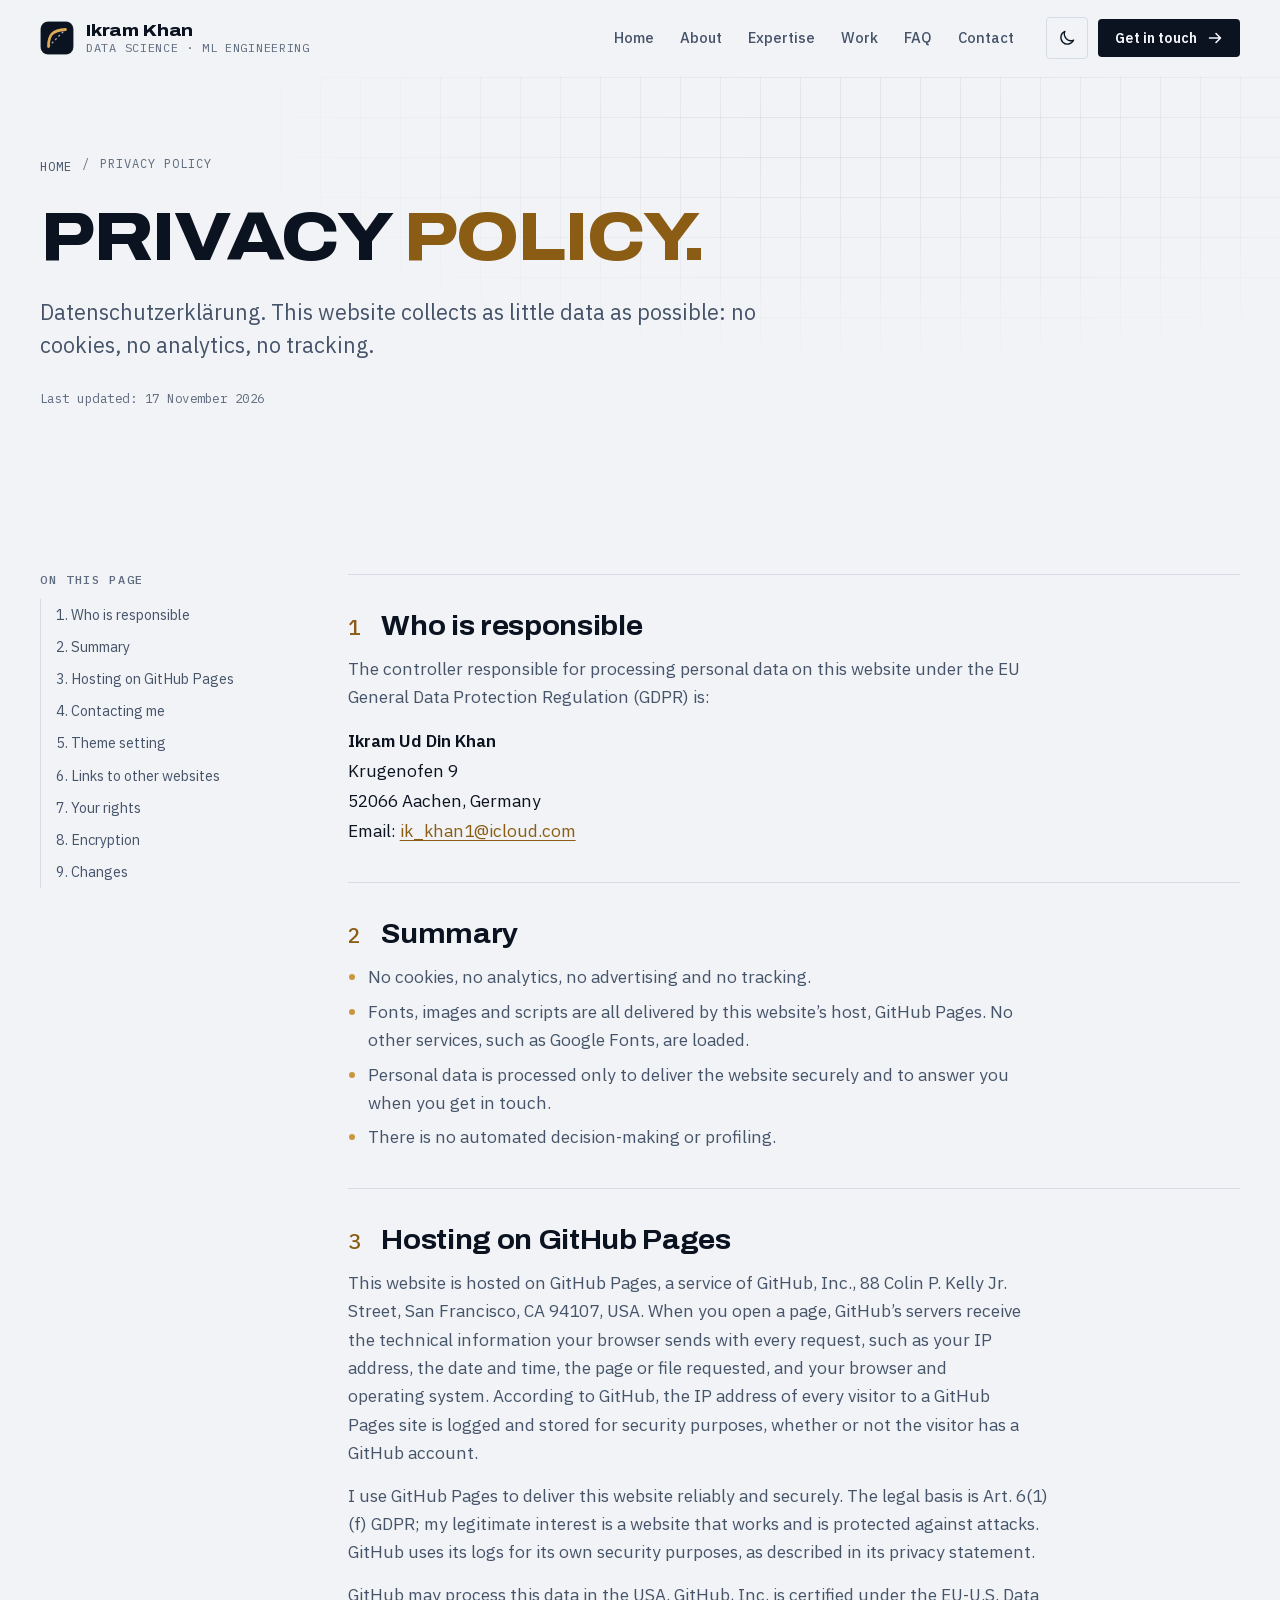
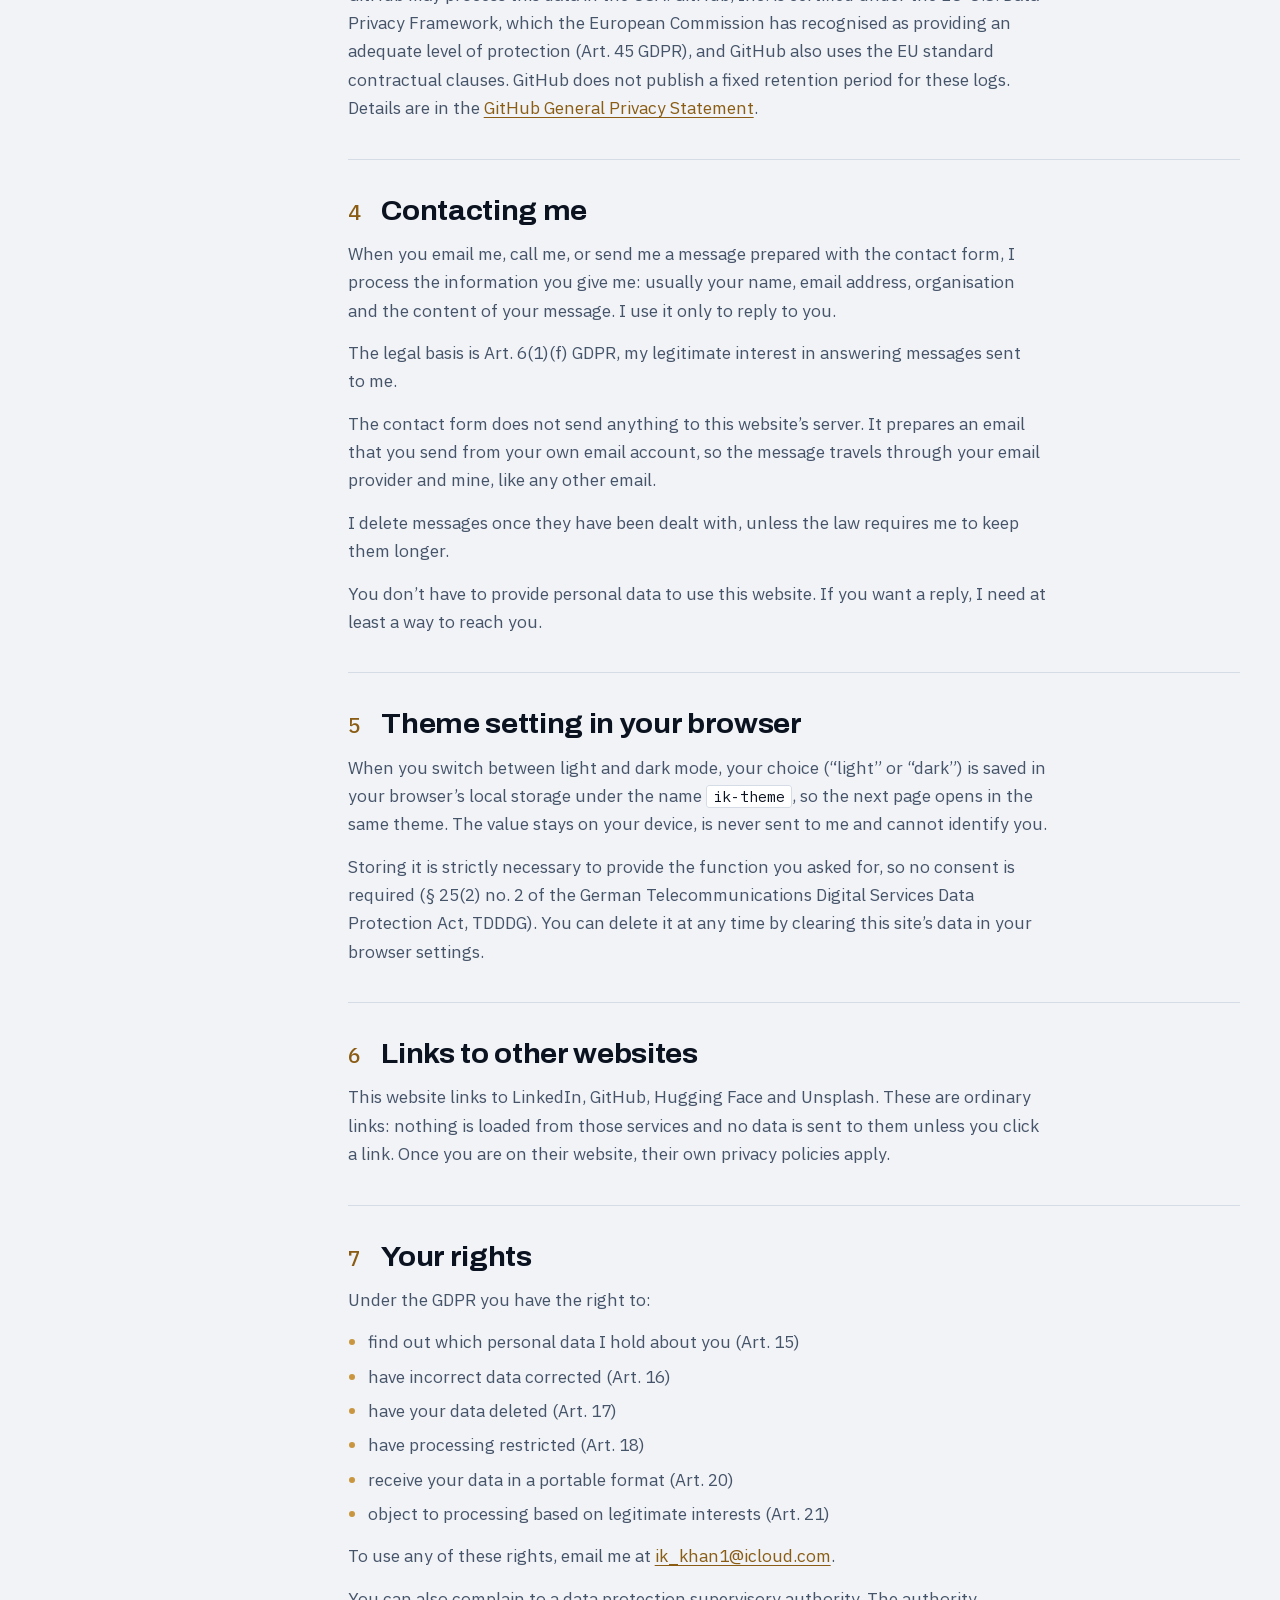
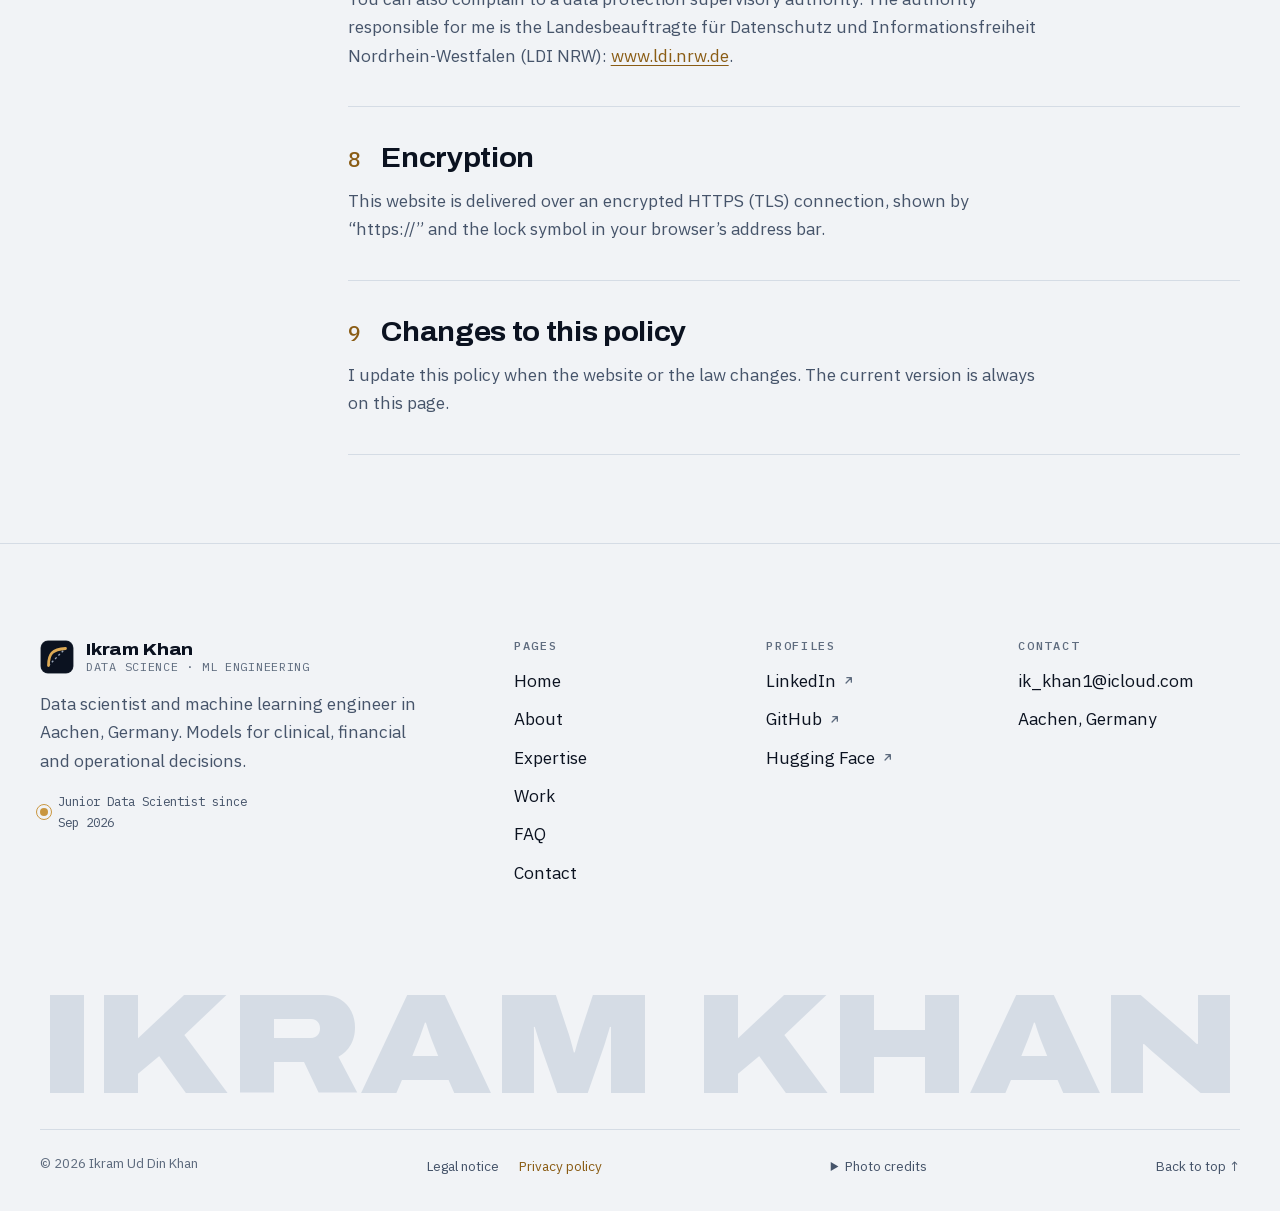
<file: privacy.html>
<!doctype html>
<html lang="en">
<head>
<meta charset="utf-8">
<meta name="viewport" content="width=device-width, initial-scale=1, viewport-fit=cover">
<title>Privacy Policy (Datenschutzerklärung) | Ikram Khan</title>
<meta name="claude:viewport-fit-sides" content="cover">
<meta name="description" content="How ikramkhan.de handles personal data: no cookies, no analytics, no tracking.">
<meta name="author" content="Ikram Ud Din Khan">
<meta name="robots" content="noindex, follow">
<meta name="theme-color" content="#F1F3F6">
<link rel="canonical" href="https://ikramkhan.de/privacy.html">
<meta property="og:type" content="website">
<meta property="og:site_name" content="Ikram Khan">
<meta property="og:locale" content="en_GB">
<meta property="og:title" content="Privacy Policy (Datenschutzerklärung) | Ikram Khan">
<meta property="og:description" content="How ikramkhan.de handles personal data: no cookies, no analytics, no tracking.">
<meta property="og:url" content="https://ikramkhan.de/privacy.html">
<meta property="og:image" content="https://ikramkhan.de/assets/img/og-card.jpg">
<meta property="og:image:width" content="1200">
<meta property="og:image:height" content="630">
<meta property="og:image:alt" content="Ikram Khan, Data Scientist and ML Engineer in Aachen, beside an ROC curve at AUC 0.978.">
<meta name="twitter:card" content="summary_large_image">
<meta name="twitter:title" content="Privacy Policy (Datenschutzerklärung) | Ikram Khan">
<meta name="twitter:description" content="How ikramkhan.de handles personal data: no cookies, no analytics, no tracking.">
<meta name="twitter:image" content="https://ikramkhan.de/assets/img/og-card.jpg">
<meta name="twitter:image:alt" content="Ikram Khan, Data Scientist and ML Engineer in Aachen, beside an ROC curve at AUC 0.978.">
<link rel="icon" href="favicon.svg" type="image/svg+xml">
<link rel="apple-touch-icon" href="apple-touch-icon.png">
<link rel="preload" href="assets/fonts/archivo-100-900-normal-latin.woff2" as="font" type="font/woff2" crossorigin>
<link rel="preload" href="assets/fonts/ibm-plex-sans-normal-latin.woff2" as="font" type="font/woff2" crossorigin>
<link rel="stylesheet" href="assets/css/fonts.css">
<link rel="stylesheet" href="assets/css/styles.css">
<script>(function(){var d=document.documentElement;if(!d.lang)d.lang='en';d.classList.add('js');try{var t=localStorage.getItem('ik-theme');if(t==='dark'||t==='light')d.setAttribute('data-theme',t)}catch(e){}try{if(sessionStorage.getItem('ik-intro'))d.classList.add('intro-seen');else sessionStorage.setItem('ik-intro','1')}catch(e){}})();</script>
</head>
<body>
<a class="skip-link" href="#main">Skip to content</a>
<header class="site-header" id="top">
  <div class="container header-inner">
    <a class="brand" href="./" aria-label="Ikram Khan, home"><svg class="brand-mark" viewBox="0 0 32 32" aria-hidden="true"><rect class="bm-bg" x="0.5" y="0.5" width="31" height="31" rx="7"/><path class="bm-chance" d="M8 24 24 8"/><path class="bm-curve" pathLength="1" d="M8 24C8 13 11.5 8.6 24 8"/></svg><span class="brand-text"><span class="brand-name">Ikram Khan</span><span class="brand-role">Data Science &middot; ML Engineering</span></span></a>
    <nav class="primary-nav" aria-label="Main">
      <ul>
        <li><a href="./">Home</a></li>
        <li><a href="about.html">About</a></li>
        <li><a href="expertise.html">Expertise</a></li>
        <li><a href="work.html">Work</a></li>
        <li><a href="faq.html">FAQ</a></li>
        <li><a href="contact.html">Contact</a></li>
      </ul>
    </nav>
    <div class="header-actions">
      <button class="icon-btn theme-toggle" type="button" data-theme-toggle aria-pressed="false" aria-label="Switch to dark mode"><svg viewBox="0 0 24 24" aria-hidden="true"><g class="sun"><circle cx="12" cy="12" r="4"/><path d="M12 2.5v2M12 19.5v2M4.6 4.6 6 6M18 18l1.4 1.4M2.5 12h2M19.5 12h2M4.6 19.4 6 18M18 6l1.4-1.4"/></g><path class="moon" d="M20 14.5A8 8 0 0 1 9.5 4a8 8 0 1 0 10.5 10.5Z"/></svg></button>
      <a class="btn btn-primary btn-sm header-cta" href="contact.html">Get in touch <svg class="i i-arrow" viewBox="0 0 16 16" aria-hidden="true"><path d="M2.5 8h11M9 3.5 13.5 8 9 12.5"/></svg></a>
      <button class="icon-btn menu-toggle" type="button" aria-expanded="false" aria-controls="mobile-menu"><span class="sr-only">Menu</span><span class="menu-icon" aria-hidden="true"><span></span><span></span></span></button>
    </div>
  </div>
  <div class="scroll-progress" aria-hidden="true"></div>
</header>
<div class="mobile-menu" id="mobile-menu">
  <nav aria-label="Mobile">
    <ul>
      <li><a class="mm-link" href="./" style="--i:0">Home <svg class="i i-arrow" viewBox="0 0 16 16" aria-hidden="true"><path d="M2.5 8h11M9 3.5 13.5 8 9 12.5"/></svg></a></li>
      <li><a class="mm-link" href="about.html" style="--i:1">About <svg class="i i-arrow" viewBox="0 0 16 16" aria-hidden="true"><path d="M2.5 8h11M9 3.5 13.5 8 9 12.5"/></svg></a></li>
      <li><a class="mm-link" href="expertise.html" style="--i:2">Expertise <svg class="i i-arrow" viewBox="0 0 16 16" aria-hidden="true"><path d="M2.5 8h11M9 3.5 13.5 8 9 12.5"/></svg></a></li>
      <li><a class="mm-link" href="work.html" style="--i:3">Work <svg class="i i-arrow" viewBox="0 0 16 16" aria-hidden="true"><path d="M2.5 8h11M9 3.5 13.5 8 9 12.5"/></svg></a></li>
      <li><a class="mm-link" href="faq.html" style="--i:4">FAQ <svg class="i i-arrow" viewBox="0 0 16 16" aria-hidden="true"><path d="M2.5 8h11M9 3.5 13.5 8 9 12.5"/></svg></a></li>
      <li><a class="mm-link" href="contact.html" style="--i:5">Contact <svg class="i i-arrow" viewBox="0 0 16 16" aria-hidden="true"><path d="M2.5 8h11M9 3.5 13.5 8 9 12.5"/></svg></a></li>
    </ul>
  </nav>
  <div class="mm-foot">
    <a class="btn btn-primary" href="contact.html">Get in touch <svg class="i i-arrow" viewBox="0 0 16 16" aria-hidden="true"><path d="M2.5 8h11M9 3.5 13.5 8 9 12.5"/></svg></a>
    <p class="mm-contact">ik_khan1@icloud.com</p>
  </div>
</div>
<main id="main" data-page="privacy">
<section class="page-hero" aria-labelledby="page-title">
  <div class="container page-hero-grid">
    <nav class="crumbs" aria-label="Breadcrumb"><a href="./">Home</a><span aria-hidden="true">/</span><span aria-current="page">Privacy policy</span></nav>
    <h1 class="page-title" id="page-title">
      <span class="line"><span style="--i:0">Privacy <em>policy.</em></span></span>
    </h1>
    <p class="lead">Datenschutzerkl&auml;rung. This website collects as little data as possible: no cookies, no analytics, no tracking.</p>
    <p class="legal-meta">Last updated: 17 November 2026</p>
  </div>
</section>

<section class="section section-tight" aria-label="Privacy policy">
  <div class="container legal-grid">
    <nav class="legal-toc" aria-labelledby="toc-title">
      <h2 id="toc-title">On this page</h2>
      <ol>
        <li><a href="#controller">1. Who is responsible</a></li>
        <li><a href="#summary">2. Summary</a></li>
        <li><a href="#hosting">3. Hosting on GitHub Pages</a></li>
        <li><a href="#enquiries">4. Contacting me</a></li>
        <li><a href="#theme">5. Theme setting</a></li>
        <li><a href="#external">6. Links to other websites</a></li>
        <li><a href="#rights">7. Your rights</a></li>
        <li><a href="#encryption">8. Encryption</a></li>
        <li><a href="#changes">9. Changes</a></li>
      </ol>
    </nav>

    <div class="legal">
      <section class="legal-section" id="controller">
        <h2><span class="legal-num">1</span>Who is responsible</h2>
        <div class="legal-body">
          <p>The controller responsible for processing personal data on this website under the EU General Data Protection Regulation (GDPR) is:</p>
          <address>
            <strong>Ikram Ud Din Khan</strong><br>
            Krugenofen 9<br>
            52066 Aachen, Germany<br>
            Email: <a href="mailto:ik_khan1@icloud.com">ik_khan1@icloud.com</a>
          </address>
        </div>
      </section>

      <section class="legal-section" id="summary">
        <h2><span class="legal-num">2</span>Summary</h2>
        <div class="legal-body">
          <ul>
            <li>No cookies, no analytics, no advertising and no tracking.</li>
            <li>Fonts, images and scripts are all delivered by this website&rsquo;s host, GitHub Pages. No other services, such as Google Fonts, are loaded.</li>
            <li>Personal data is processed only to deliver the website securely and to answer you when you get in touch.</li>
            <li>There is no automated decision-making or profiling.</li>
          </ul>
        </div>
      </section>

      <section class="legal-section" id="hosting">
        <h2><span class="legal-num">3</span>Hosting on GitHub Pages</h2>
        <div class="legal-body">
          <p>This website is hosted on GitHub Pages, a service of GitHub, Inc., 88 Colin P. Kelly Jr. Street, San Francisco, CA 94107, USA. When you open a page, GitHub&rsquo;s servers receive the technical information your browser sends with every request, such as your IP address, the date and time, the page or file requested, and your browser and operating system. According to GitHub, the IP address of every visitor to a GitHub Pages site is logged and stored for security purposes, whether or not the visitor has a GitHub account.</p>
          <p>I use GitHub Pages to deliver this website reliably and securely. The legal basis is Art. 6(1)(f) GDPR; my legitimate interest is a website that works and is protected against attacks. GitHub uses its logs for its own security purposes, as described in its privacy statement.</p>
          <p>GitHub may process this data in the USA. GitHub, Inc. is certified under the EU-U.S. Data Privacy Framework, which the European Commission has recognised as providing an adequate level of protection (Art. 45 GDPR), and GitHub also uses the EU standard contractual clauses. GitHub does not publish a fixed retention period for these logs. Details are in the <a href="https://docs.github.com/en/site-policy/privacy-policies/github-general-privacy-statement" target="_blank" rel="noopener">GitHub General Privacy Statement<span class="sr-only"> (opens in a new tab)</span></a>.</p>
        </div>
      </section>

      <section class="legal-section" id="enquiries">
        <h2><span class="legal-num">4</span>Contacting me</h2>
        <div class="legal-body">
          <p>When you email me, call me, or send me a message prepared with the contact form, I process the information you give me: usually your name, email address, organisation and the content of your message. I use it only to reply to you.</p>
          <p>The legal basis is Art. 6(1)(f) GDPR, my legitimate interest in answering messages sent to me.</p>
          <p>The contact form does not send anything to this website&rsquo;s server. It prepares an email that you send from your own email account, so the message travels through your email provider and mine, like any other email.</p>
          <!-- If you connect a form service (data-endpoint in contact.html), add a paragraph here naming
               the service, what it stores, where it processes data, and the data processing agreement. -->
          <p>I delete messages once they have been dealt with, unless the law requires me to keep them longer.</p>
          <p>You don&rsquo;t have to provide personal data to use this website. If you want a reply, I need at least a way to reach you.</p>
        </div>
      </section>

      <section class="legal-section" id="theme">
        <h2><span class="legal-num">5</span>Theme setting in your browser</h2>
        <div class="legal-body">
          <p>When you switch between light and dark mode, your choice (&ldquo;light&rdquo; or &ldquo;dark&rdquo;) is saved in your browser&rsquo;s local storage under the name <code>ik-theme</code>, so the next page opens in the same theme. The value stays on your device, is never sent to me and cannot identify you.</p>
          <p>Storing it is strictly necessary to provide the function you asked for, so no consent is required (&sect; 25(2) no. 2 of the German Telecommunications Digital Services Data Protection Act, TDDDG). You can delete it at any time by clearing this site&rsquo;s data in your browser settings.</p>
        </div>
      </section>

      <section class="legal-section" id="external">
        <h2><span class="legal-num">6</span>Links to other websites</h2>
        <div class="legal-body">
          <p>This website links to LinkedIn, GitHub, Hugging Face and Unsplash. These are ordinary links: nothing is loaded from those services and no data is sent to them unless you click a link. Once you are on their website, their own privacy policies apply.</p>
        </div>
      </section>

      <section class="legal-section" id="rights">
        <h2><span class="legal-num">7</span>Your rights</h2>
        <div class="legal-body">
          <p>Under the GDPR you have the right to:</p>
          <ul>
            <li>find out which personal data I hold about you (Art. 15)</li>
            <li>have incorrect data corrected (Art. 16)</li>
            <li>have your data deleted (Art. 17)</li>
            <li>have processing restricted (Art. 18)</li>
            <li>receive your data in a portable format (Art. 20)</li>
            <li>object to processing based on legitimate interests (Art. 21)</li>
          </ul>
          <p>To use any of these rights, email me at <a href="mailto:ik_khan1@icloud.com">ik_khan1@icloud.com</a>.</p>
          <p>You can also complain to a data protection supervisory authority. The authority responsible for me is the Landesbeauftragte f&uuml;r Datenschutz und Informationsfreiheit Nordrhein-Westfalen (LDI NRW): <a href="https://www.ldi.nrw.de" target="_blank" rel="noopener">www.ldi.nrw.de<span class="sr-only"> (opens in a new tab)</span></a>.</p>
        </div>
      </section>

      <section class="legal-section" id="encryption">
        <h2><span class="legal-num">8</span>Encryption</h2>
        <div class="legal-body">
          <p>This website is delivered over an encrypted HTTPS (TLS) connection, shown by &ldquo;https://&rdquo; and the lock symbol in your browser&rsquo;s address bar.</p>
        </div>
      </section>

      <section class="legal-section" id="changes">
        <h2><span class="legal-num">9</span>Changes to this policy</h2>
        <div class="legal-body">
          <p>I update this policy when the website or the law changes. The current version is always on this page.</p>
        </div>
      </section>
    </div>
  </div>
</section>
</main>
<footer class="site-footer">
  <div class="container">
    <div class="footer-top">
      <div class="footer-intro">
        <a class="brand" href="./" aria-label="Ikram Khan, home"><svg class="brand-mark" viewBox="0 0 32 32" aria-hidden="true"><rect class="bm-bg" x="0.5" y="0.5" width="31" height="31" rx="7"/><path class="bm-chance" d="M8 24 24 8"/><path class="bm-curve" pathLength="1" d="M8 24C8 13 11.5 8.6 24 8"/></svg><span class="brand-text"><span class="brand-name">Ikram Khan</span><span class="brand-role">Data Science &middot; ML Engineering</span></span></a>
        <p>Data scientist and machine learning engineer in Aachen, Germany. Models for clinical, financial and operational decisions.</p>
        <p class="footer-status"><span class="pulse" aria-hidden="true"></span>Junior Data Scientist since Sep 2026</p>
      </div>
      <nav class="footer-col" aria-label="Footer">
        <h2>Pages</h2>
        <ul>
          <li><a href="./">Home</a></li>
          <li><a href="about.html">About</a></li>
          <li><a href="expertise.html">Expertise</a></li>
          <li><a href="work.html">Work</a></li>
          <li><a href="faq.html">FAQ</a></li>
          <li><a href="contact.html">Contact</a></li>
        </ul>
      </nav>
      <div class="footer-col">
        <h2>Profiles</h2>
        <ul>
          <li><a href="https://www.linkedin.com/in/ikramdkhan" target="_blank" rel="noopener me">LinkedIn <svg class="i i-ext" viewBox="0 0 16 16" aria-hidden="true"><path d="M5 11 11 5M6 4.5h5.5V10"/></svg><span class="sr-only"> (opens in a new tab)</span></a></li>
          <li><a href="https://github.com/IkramKhan8" target="_blank" rel="noopener me">GitHub <svg class="i i-ext" viewBox="0 0 16 16" aria-hidden="true"><path d="M5 11 11 5M6 4.5h5.5V10"/></svg><span class="sr-only"> (opens in a new tab)</span></a></li>
          <li><a href="https://huggingface.co/IkramKhan8" target="_blank" rel="noopener me">Hugging Face <svg class="i i-ext" viewBox="0 0 16 16" aria-hidden="true"><path d="M5 11 11 5M6 4.5h5.5V10"/></svg><span class="sr-only"> (opens in a new tab)</span></a></li>
        </ul>
      </div>
      <div class="footer-col">
        <h2>Contact</h2>
        <ul>
          <li><a href="mailto:ik_khan1@icloud.com">ik_khan1@icloud.com</a></li>
          <li>Aachen, Germany</li>
        </ul>
      </div>
    </div>
    <svg class="footer-wordmark" viewBox="0 0 1000 112" aria-hidden="true" focusable="false"><text x="0" y="98" textLength="1000" lengthAdjust="spacingAndGlyphs">IKRAM KHAN</text></svg>
    <div class="footer-bottom">
      <p>&copy; <span data-year>2026</span> Ikram Ud Din Khan</p>
      <nav class="legal-links" aria-label="Legal"><a href="imprint.html">Legal notice</a><a href="privacy.html" aria-current="page">Privacy policy</a></nav>
      <details class="credits">
        <summary>Photo credits</summary>
        <ul>
          <li><a href="https://unsplash.com/photos/a-desk-with-a-computer-monitor-and-keyboard-on-it-OVbeSXRk_9E" target="_blank" rel="noopener">Desk at night, Nikita Kachanovsky<span class="sr-only"> (opens in a new tab)</span></a></li>
          <li><a href="https://unsplash.com/photos/a-close-up-of-a-computer-screen-with-a-line-of-ecg-ZSo4axN3ZXI" target="_blank" rel="noopener">ECG monitor, Joshua Chehov<span class="sr-only"> (opens in a new tab)</span></a></li>
          <li><a href="https://unsplash.com/photos/books-on-brown-wooden-shelf-2JIvboGLeho" target="_blank" rel="noopener">Library, Susan Q Yin<span class="sr-only"> (opens in a new tab)</span></a></li>
          <li><a href="https://unsplash.com/photos/graphical-user-interface-application-x07ELaNFt34" target="_blank" rel="noopener">Market data, Anne Nygård<span class="sr-only"> (opens in a new tab)</span></a></li>
          <li><a href="https://unsplash.com/photos/sticky-notes-on-corkboard-5aiRb5f464A" target="_blank" rel="noopener">Planning wall, Jo Szczepanska<span class="sr-only"> (opens in a new tab)</span></a></li>
          <li><a href="https://unsplash.com/photos/close-up-of-dark-blue-circuit-board-pfR18JNEMv8" target="_blank" rel="noopener">Circuit board, Vishnu Mohanan<span class="sr-only"> (opens in a new tab)</span></a></li>
          <li><a href="https://unsplash.com/photos/brown-and-gray-concrete-building-under-gray-clouds-during-daytime-xo8pEDmCAyA" target="_blank" rel="noopener">Aachen Cathedral, Carolina Nichitin<span class="sr-only"> (opens in a new tab)</span></a></li>
          <li><a href="https://unsplash.com/photos/cable-network-M5tzZtFCOfs" target="_blank" rel="noopener">Server cabling, Taylor Vick<span class="sr-only"> (opens in a new tab)</span></a></li>
          <li><a href="https://unsplash.com/photos/a-black-and-white-photo-of-a-building-xyuYk9oLA8I" target="_blank" rel="noopener">Facade, Samuel Scalzo<span class="sr-only"> (opens in a new tab)</span></a></li>
          <li><a href="https://unsplash.com/photos/a-blue-background-with-lines-and-dots-xuTJZ7uD7PI" target="_blank" rel="noopener">Network, Conny Schneider<span class="sr-only"> (opens in a new tab)</span></a></li>
        </ul>
        <p>All photos from Unsplash, used under the Unsplash License.</p>
      </details>
      <a class="to-top" href="#top">Back to top &uarr;</a>
    </div>
  </div>
</footer>
<script type="application/ld+json">{"@context":"https://schema.org","@graph":[{"@type":"BreadcrumbList","itemListElement":[{"@type":"ListItem","position":1,"name":"Home","item":"https://ikramkhan.de/"},{"@type":"ListItem","position":2,"name":"Privacy policy","item":"https://ikramkhan.de/privacy.html"}]}]}</script>
<script src="assets/js/main.js" defer></script>
</body>
</html>
</file>
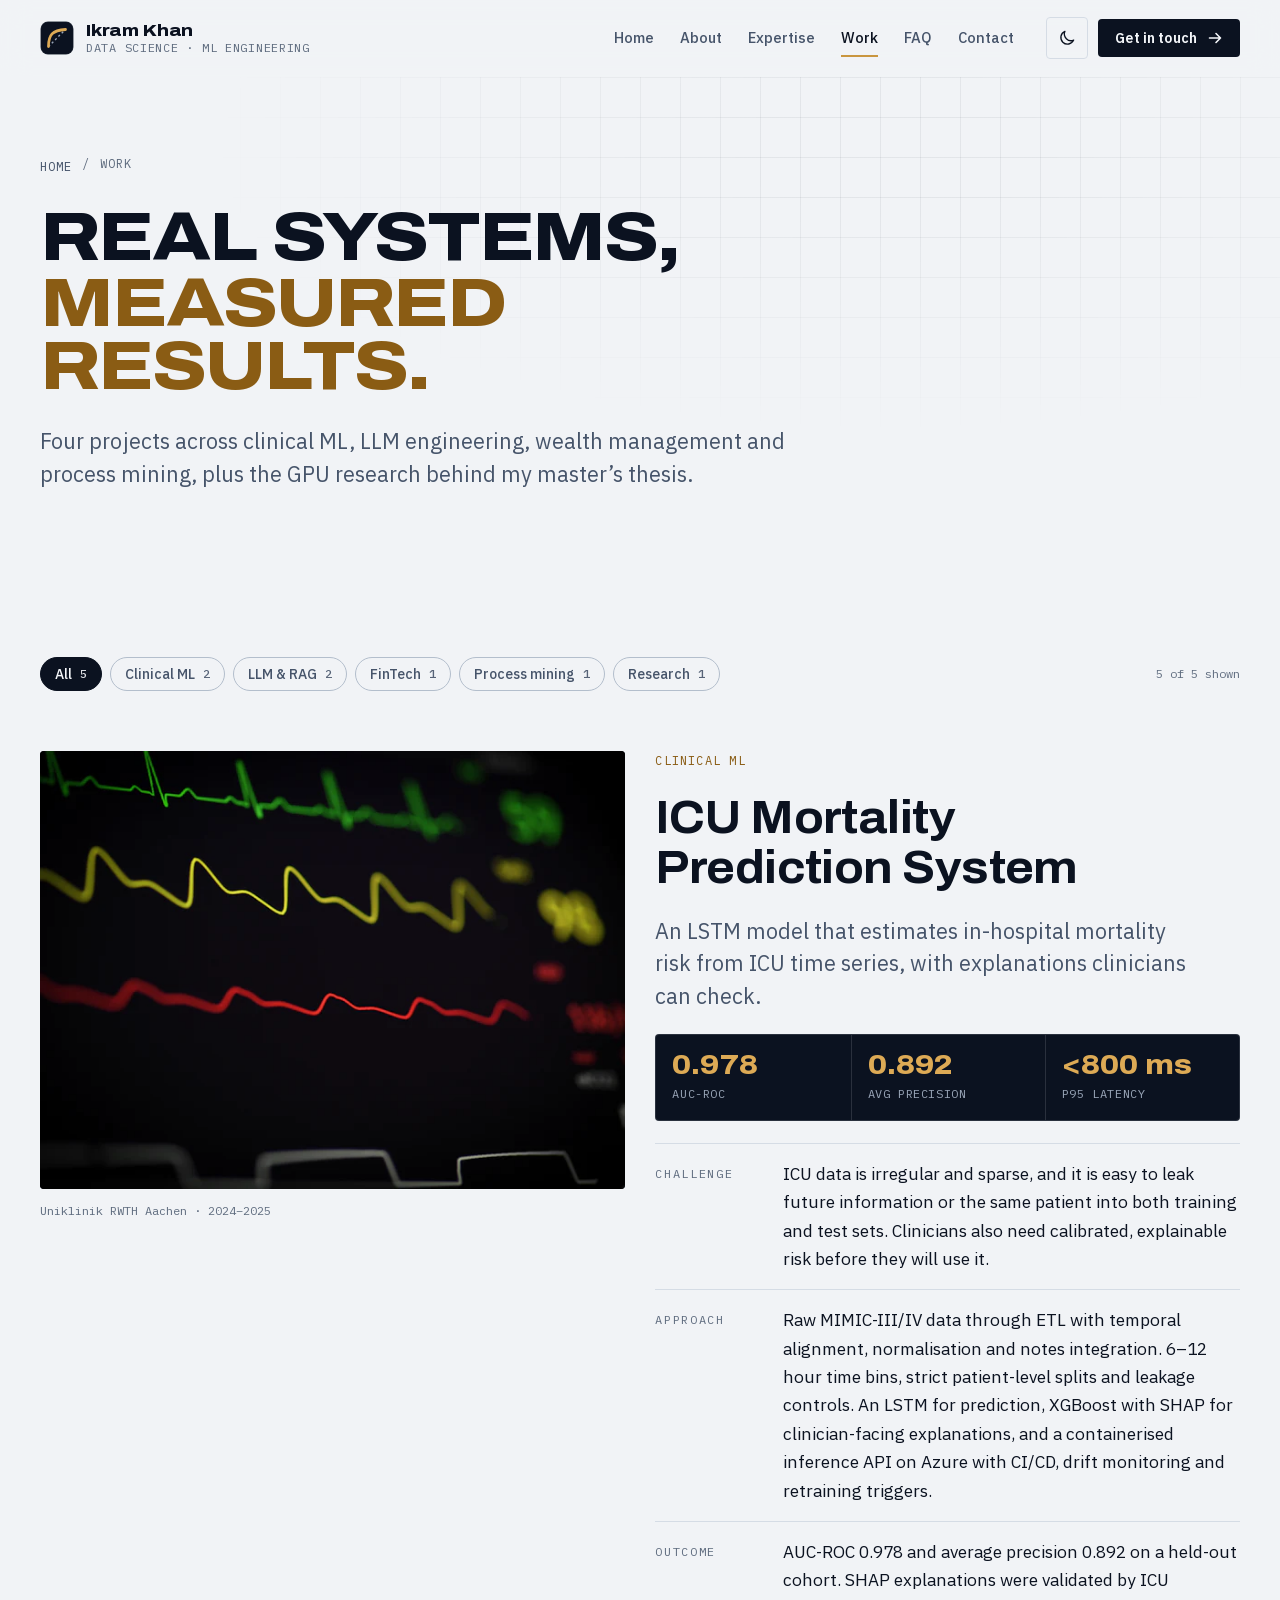
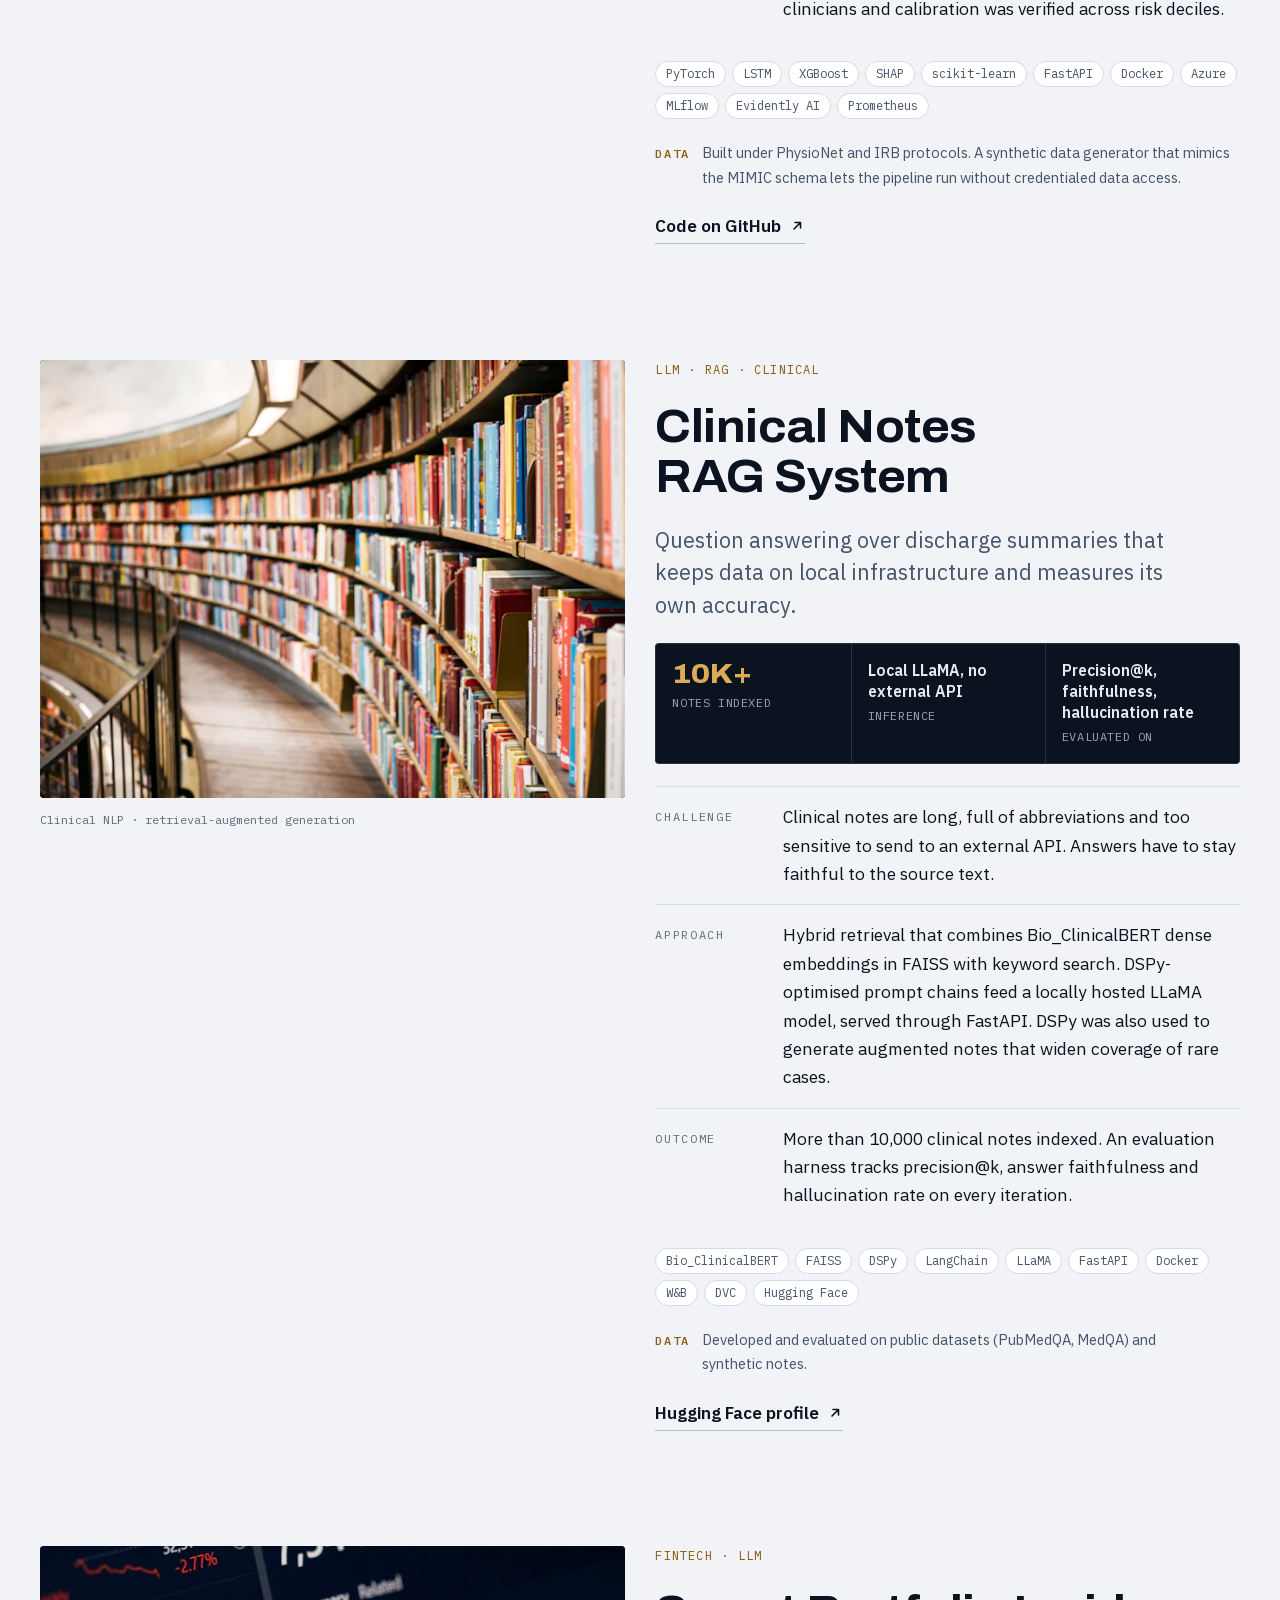
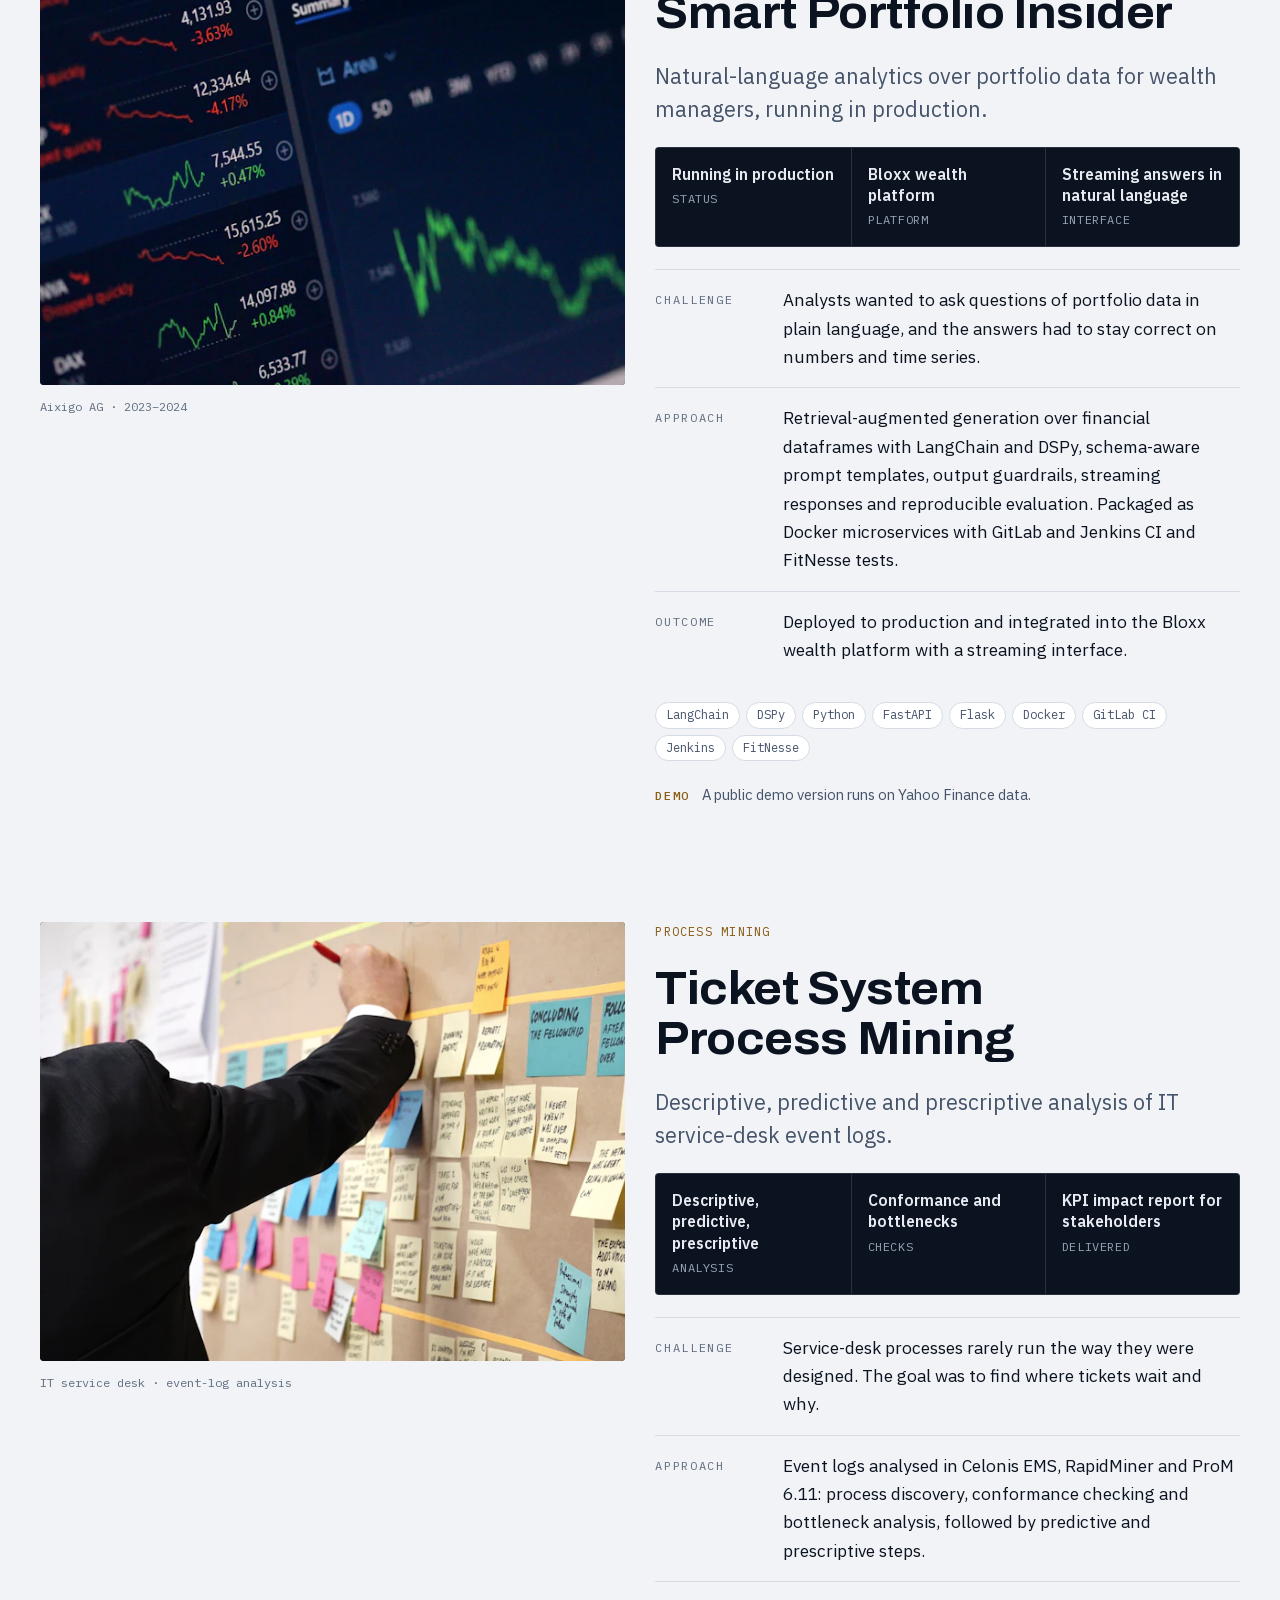
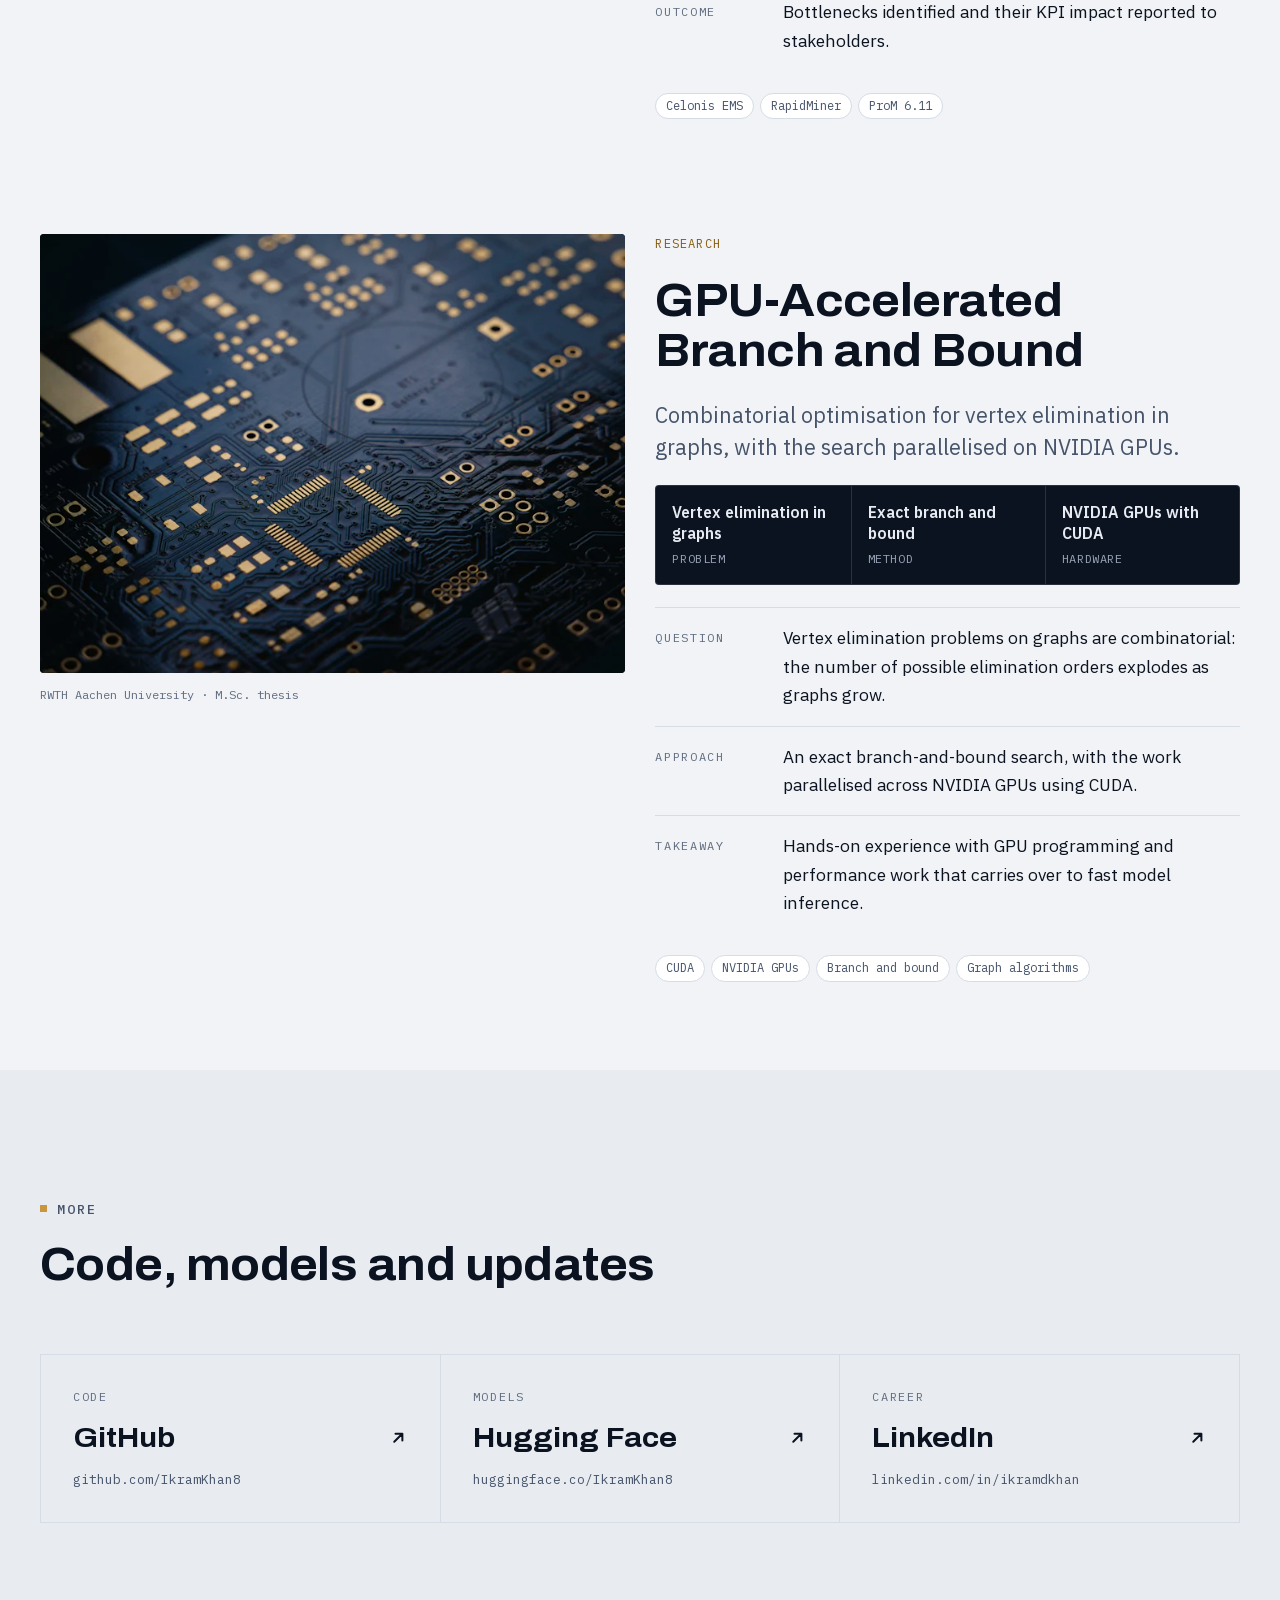
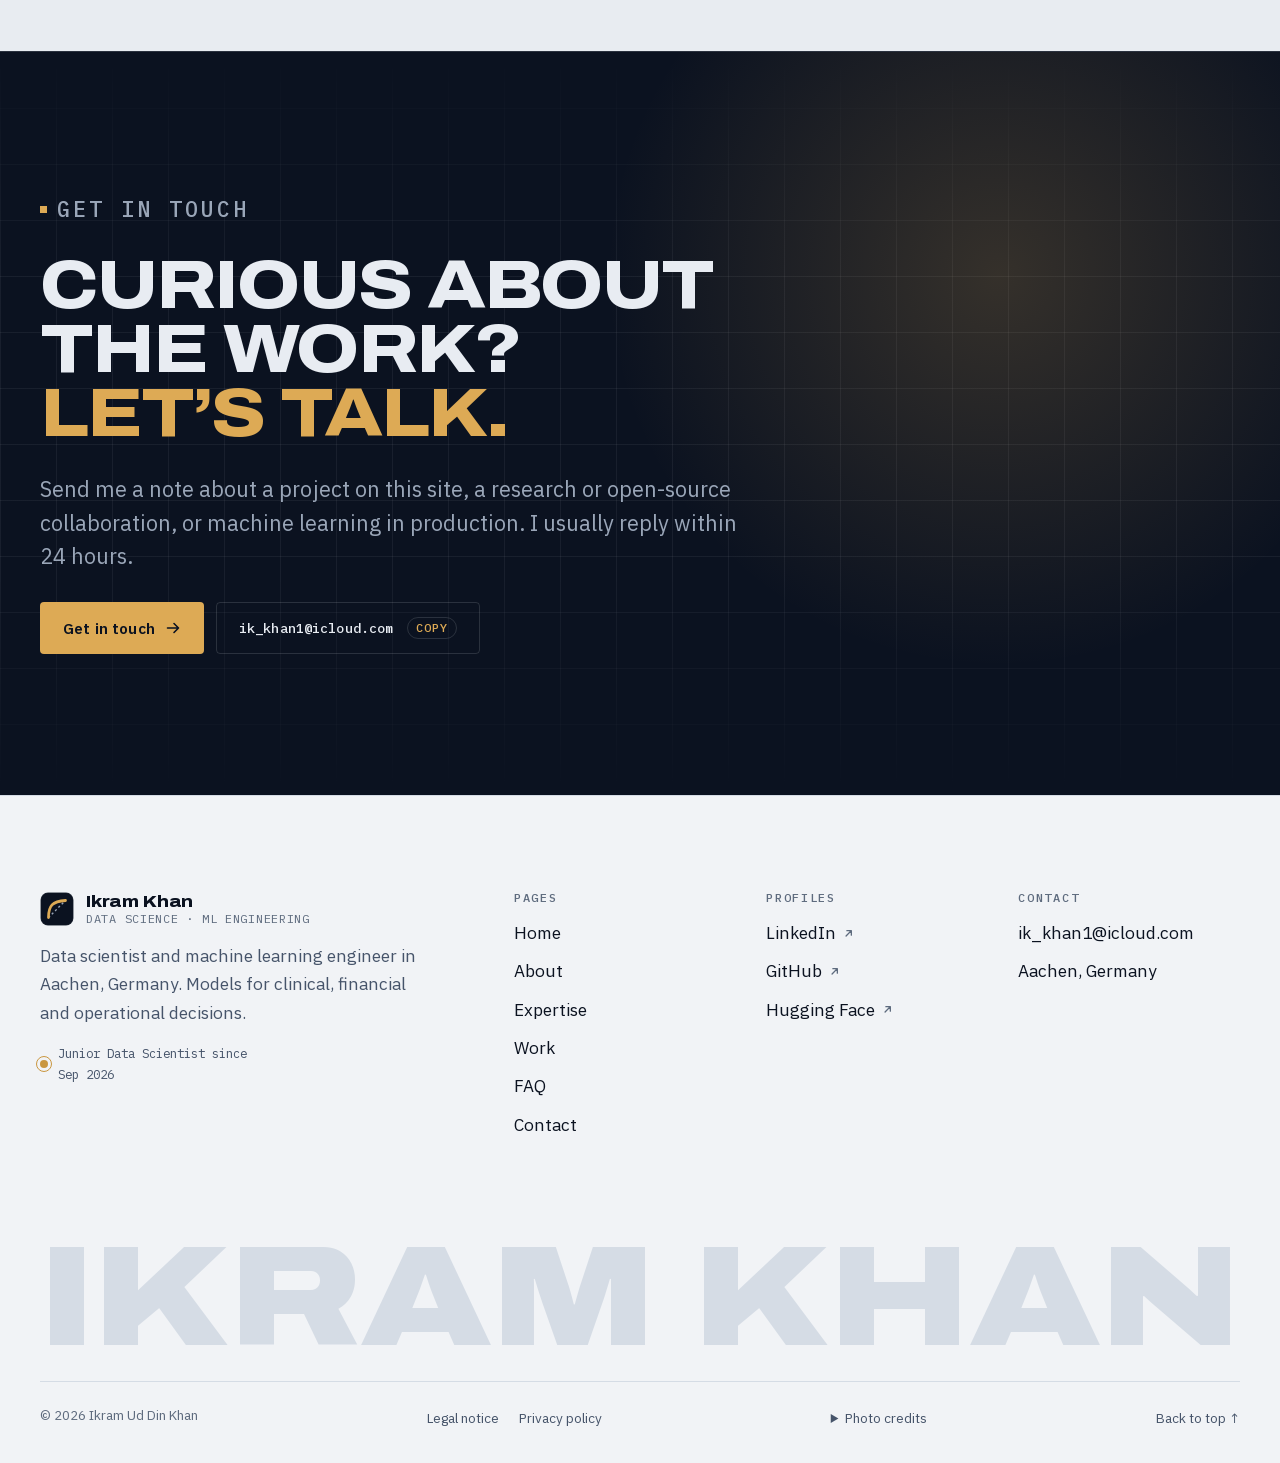
<file: work.html>
<!doctype html>
<html lang="en">
<head>
<meta charset="utf-8">
<meta name="viewport" content="width=device-width, initial-scale=1, viewport-fit=cover">
<title>ML Case Studies: Clinical AI, RAG &amp; FinTech | Ikram Khan</title>
<meta name="claude:viewport-fit-sides" content="cover">
<meta name="description" content="Case studies: ICU mortality prediction (AUC 0.978), a private clinical RAG system, the Smart Portfolio Insider and process mining for IT service desks.">
<meta name="author" content="Ikram Ud Din Khan">
<meta name="robots" content="index, follow, max-image-preview:large">
<meta name="theme-color" content="#F1F3F6">
<link rel="canonical" href="https://ikramkhan.de/work.html">
<meta property="og:type" content="website">
<meta property="og:site_name" content="Ikram Khan">
<meta property="og:locale" content="en_GB">
<meta property="og:title" content="ML Case Studies: Clinical AI, RAG &amp; FinTech | Ikram Khan">
<meta property="og:description" content="Case studies: ICU mortality prediction (AUC 0.978), a private clinical RAG system, the Smart Portfolio Insider and process mining for IT service desks.">
<meta property="og:url" content="https://ikramkhan.de/work.html">
<meta property="og:image" content="https://ikramkhan.de/assets/img/og-card.jpg">
<meta property="og:image:width" content="1200">
<meta property="og:image:height" content="630">
<meta property="og:image:alt" content="Ikram Khan, Data Scientist and ML Engineer in Aachen, beside an ROC curve at AUC 0.978.">
<meta name="twitter:card" content="summary_large_image">
<meta name="twitter:title" content="ML Case Studies: Clinical AI, RAG &amp; FinTech | Ikram Khan">
<meta name="twitter:description" content="Case studies: ICU mortality prediction (AUC 0.978), a private clinical RAG system, the Smart Portfolio Insider and process mining for IT service desks.">
<meta name="twitter:image" content="https://ikramkhan.de/assets/img/og-card.jpg">
<meta name="twitter:image:alt" content="Ikram Khan, Data Scientist and ML Engineer in Aachen, beside an ROC curve at AUC 0.978.">
<link rel="icon" href="favicon.svg" type="image/svg+xml">
<link rel="apple-touch-icon" href="apple-touch-icon.png">
<link rel="preload" href="assets/fonts/archivo-100-900-normal-latin.woff2" as="font" type="font/woff2" crossorigin>
<link rel="preload" href="assets/fonts/ibm-plex-sans-normal-latin.woff2" as="font" type="font/woff2" crossorigin>
<link rel="stylesheet" href="assets/css/fonts.css">
<link rel="stylesheet" href="assets/css/styles.css">
<script>(function(){var d=document.documentElement;if(!d.lang)d.lang='en';d.classList.add('js');try{var t=localStorage.getItem('ik-theme');if(t==='dark'||t==='light')d.setAttribute('data-theme',t)}catch(e){}try{if(sessionStorage.getItem('ik-intro'))d.classList.add('intro-seen');else sessionStorage.setItem('ik-intro','1')}catch(e){}})();</script>
</head>
<body>
<a class="skip-link" href="#main">Skip to content</a>
<header class="site-header" id="top">
  <div class="container header-inner">
    <a class="brand" href="./" aria-label="Ikram Khan, home"><svg class="brand-mark" viewBox="0 0 32 32" aria-hidden="true"><rect class="bm-bg" x="0.5" y="0.5" width="31" height="31" rx="7"/><path class="bm-chance" d="M8 24 24 8"/><path class="bm-curve" pathLength="1" d="M8 24C8 13 11.5 8.6 24 8"/></svg><span class="brand-text"><span class="brand-name">Ikram Khan</span><span class="brand-role">Data Science &middot; ML Engineering</span></span></a>
    <nav class="primary-nav" aria-label="Main">
      <ul>
        <li><a href="./">Home</a></li>
        <li><a href="about.html">About</a></li>
        <li><a href="expertise.html">Expertise</a></li>
        <li><a href="work.html" aria-current="page">Work</a></li>
        <li><a href="faq.html">FAQ</a></li>
        <li><a href="contact.html">Contact</a></li>
      </ul>
    </nav>
    <div class="header-actions">
      <button class="icon-btn theme-toggle" type="button" data-theme-toggle aria-pressed="false" aria-label="Switch to dark mode"><svg viewBox="0 0 24 24" aria-hidden="true"><g class="sun"><circle cx="12" cy="12" r="4"/><path d="M12 2.5v2M12 19.5v2M4.6 4.6 6 6M18 18l1.4 1.4M2.5 12h2M19.5 12h2M4.6 19.4 6 18M18 6l1.4-1.4"/></g><path class="moon" d="M20 14.5A8 8 0 0 1 9.5 4a8 8 0 1 0 10.5 10.5Z"/></svg></button>
      <a class="btn btn-primary btn-sm header-cta" href="contact.html">Get in touch <svg class="i i-arrow" viewBox="0 0 16 16" aria-hidden="true"><path d="M2.5 8h11M9 3.5 13.5 8 9 12.5"/></svg></a>
      <button class="icon-btn menu-toggle" type="button" aria-expanded="false" aria-controls="mobile-menu"><span class="sr-only">Menu</span><span class="menu-icon" aria-hidden="true"><span></span><span></span></span></button>
    </div>
  </div>
  <div class="scroll-progress" aria-hidden="true"></div>
</header>
<div class="mobile-menu" id="mobile-menu">
  <nav aria-label="Mobile">
    <ul>
      <li><a class="mm-link" href="./" style="--i:0">Home <svg class="i i-arrow" viewBox="0 0 16 16" aria-hidden="true"><path d="M2.5 8h11M9 3.5 13.5 8 9 12.5"/></svg></a></li>
      <li><a class="mm-link" href="about.html" style="--i:1">About <svg class="i i-arrow" viewBox="0 0 16 16" aria-hidden="true"><path d="M2.5 8h11M9 3.5 13.5 8 9 12.5"/></svg></a></li>
      <li><a class="mm-link" href="expertise.html" style="--i:2">Expertise <svg class="i i-arrow" viewBox="0 0 16 16" aria-hidden="true"><path d="M2.5 8h11M9 3.5 13.5 8 9 12.5"/></svg></a></li>
      <li><a class="mm-link" href="work.html" style="--i:3" aria-current="page">Work <svg class="i i-arrow" viewBox="0 0 16 16" aria-hidden="true"><path d="M2.5 8h11M9 3.5 13.5 8 9 12.5"/></svg></a></li>
      <li><a class="mm-link" href="faq.html" style="--i:4">FAQ <svg class="i i-arrow" viewBox="0 0 16 16" aria-hidden="true"><path d="M2.5 8h11M9 3.5 13.5 8 9 12.5"/></svg></a></li>
      <li><a class="mm-link" href="contact.html" style="--i:5">Contact <svg class="i i-arrow" viewBox="0 0 16 16" aria-hidden="true"><path d="M2.5 8h11M9 3.5 13.5 8 9 12.5"/></svg></a></li>
    </ul>
  </nav>
  <div class="mm-foot">
    <a class="btn btn-primary" href="contact.html">Get in touch <svg class="i i-arrow" viewBox="0 0 16 16" aria-hidden="true"><path d="M2.5 8h11M9 3.5 13.5 8 9 12.5"/></svg></a>
    <p class="mm-contact">ik_khan1@icloud.com</p>
  </div>
</div>
<main id="main" data-page="work">
<section class="page-hero" aria-labelledby="page-title">
  <div class="container page-hero-grid">
    <nav class="crumbs" aria-label="Breadcrumb"><a href="./">Home</a><span aria-hidden="true">/</span><span aria-current="page">Work</span></nav>
    <h1 class="page-title" id="page-title">
      <span class="line"><span style="--i:0">Real systems,</span></span>
      <span class="line"><span style="--i:1"><em>measured results.</em></span></span>
    </h1>
    <p class="lead">Four projects across clinical ML, LLM engineering, wealth management and process mining, plus the GPU research behind my master&rsquo;s thesis.</p>
  </div>
</section>

<section class="section section-tight" aria-label="Case studies">
  <div class="container">
    <div class="filters" data-filter-for="cases" role="group" aria-label="Filter case studies">
      <button class="chip" type="button" data-filter="all" aria-pressed="true">All <span class="count">5</span></button>
      <button class="chip" type="button" data-filter="clinical" aria-pressed="false">Clinical ML <span class="count">2</span></button>
      <button class="chip" type="button" data-filter="llm" aria-pressed="false">LLM &amp; RAG <span class="count">2</span></button>
      <button class="chip" type="button" data-filter="fintech" aria-pressed="false">FinTech <span class="count">1</span></button>
      <button class="chip" type="button" data-filter="process" aria-pressed="false">Process mining <span class="count">1</span></button>
      <button class="chip" type="button" data-filter="research" aria-pressed="false">Research <span class="count">1</span></button>
      <span class="filter-status" data-filter-status aria-live="polite">5 of 5 shown</span>
    </div>

    <div class="cases" id="cases">
      <article class="case" id="icu" data-tags="clinical">
        <figure class="case-media">
          <div class="frame">
            <img src="assets/img/icu-ecg-1440.webp" srcset="assets/img/icu-ecg-720.webp 720w, assets/img/icu-ecg-1440.webp 1440w" sizes="(min-width: 960px) 46vw, 100vw" width="1440" height="960" alt="Close-up of a patient monitor showing ECG and other vital-sign waveforms." loading="lazy" decoding="async">
          </div>
          <figcaption>Uniklinik RWTH Aachen &middot; 2024&ndash;2025</figcaption>
        </figure>
        <div class="case-body">
          <p class="case-tagline">Clinical ML</p>
          <h2>ICU Mortality Prediction System</h2>
          <p class="case-sum">An LSTM model that estimates in-hospital mortality risk from ICU time series, with explanations clinicians can check.</p>
          <dl class="readouts">
            <div><dt>AUC-ROC</dt><dd>0.978</dd></div>
            <div><dt>Avg precision</dt><dd>0.892</dd></div>
            <div><dt>p95 latency</dt><dd>&lt;800 ms</dd></div>
          </dl>
          <dl class="cao">
            <div><dt>Challenge</dt><dd>ICU data is irregular and sparse, and it is easy to leak future information or the same patient into both training and test sets. Clinicians also need calibrated, explainable risk before they will use it.</dd></div>
            <div><dt>Approach</dt><dd>Raw MIMIC-III/IV data through ETL with temporal alignment, normalisation and notes integration. 6&ndash;12 hour time bins, strict patient-level splits and leakage controls. An LSTM for prediction, XGBoost with SHAP for clinician-facing explanations, and a containerised inference API on Azure with CI/CD, drift monitoring and retraining triggers.</dd></div>
            <div><dt>Outcome</dt><dd>AUC-ROC 0.978 and average precision 0.892 on a held-out cohort. SHAP explanations were validated by ICU clinicians and calibration was verified across risk deciles.</dd></div>
          </dl>
          <ul class="tags"><li>PyTorch</li><li>LSTM</li><li>XGBoost</li><li>SHAP</li><li>scikit-learn</li><li>FastAPI</li><li>Docker</li><li>Azure</li><li>MLflow</li><li>Evidently AI</li><li>Prometheus</li></ul>
          <p class="case-note"><b>Data</b><span>Built under PhysioNet and IRB protocols. A synthetic data generator that mimics the MIMIC schema lets the pipeline run without credentialed data access.</span></p>
          <div class="case-links"><a class="link-arrow" href="https://github.com/IkramKhan8" target="_blank" rel="noopener">Code on GitHub <svg class="i i-ext" viewBox="0 0 16 16" aria-hidden="true"><path d="M5 11 11 5M6 4.5h5.5V10"/></svg><span class="sr-only"> (opens in a new tab)</span></a></div>
        </div>
      </article>

      <article class="case" id="rag" data-tags="clinical llm">
        <figure class="case-media">
          <div class="frame">
            <img src="assets/img/rag-library-1440.webp" srcset="assets/img/rag-library-720.webp 720w, assets/img/rag-library-1440.webp 1440w" sizes="(min-width: 960px) 46vw, 100vw" width="1440" height="961" alt="Curved shelves of a large library filled with books." loading="lazy" decoding="async">
          </div>
          <figcaption>Clinical NLP &middot; retrieval-augmented generation</figcaption>
        </figure>
        <div class="case-body">
          <p class="case-tagline">LLM &middot; RAG &middot; Clinical</p>
          <h2>Clinical Notes RAG System</h2>
          <p class="case-sum">Question answering over discharge summaries that keeps data on local infrastructure and measures its own accuracy.</p>
          <dl class="readouts">
            <div><dt>Notes indexed</dt><dd>10K+</dd></div>
            <div><dt>Inference</dt><dd class="is-text">Local LLaMA, no external API</dd></div>
            <div><dt>Evaluated on</dt><dd class="is-text">Precision@k, faithfulness, hallucination rate</dd></div>
          </dl>
          <dl class="cao">
            <div><dt>Challenge</dt><dd>Clinical notes are long, full of abbreviations and too sensitive to send to an external API. Answers have to stay faithful to the source text.</dd></div>
            <div><dt>Approach</dt><dd>Hybrid retrieval that combines Bio_ClinicalBERT dense embeddings in FAISS with keyword search. DSPy-optimised prompt chains feed a locally hosted LLaMA model, served through FastAPI. DSPy was also used to generate augmented notes that widen coverage of rare cases.</dd></div>
            <div><dt>Outcome</dt><dd>More than 10,000 clinical notes indexed. An evaluation harness tracks precision@k, answer faithfulness and hallucination rate on every iteration.</dd></div>
          </dl>
          <ul class="tags"><li>Bio_ClinicalBERT</li><li>FAISS</li><li>DSPy</li><li>LangChain</li><li>LLaMA</li><li>FastAPI</li><li>Docker</li><li>W&amp;B</li><li>DVC</li><li>Hugging Face</li></ul>
          <p class="case-note"><b>Data</b><span>Developed and evaluated on public datasets (PubMedQA, MedQA) and synthetic notes.</span></p>
          <div class="case-links"><a class="link-arrow" href="https://huggingface.co/IkramKhan8" target="_blank" rel="noopener">Hugging Face profile <svg class="i i-ext" viewBox="0 0 16 16" aria-hidden="true"><path d="M5 11 11 5M6 4.5h5.5V10"/></svg><span class="sr-only"> (opens in a new tab)</span></a></div>
        </div>
      </article>

      <article class="case" id="portfolio" data-tags="llm fintech">
        <figure class="case-media">
          <div class="frame">
            <img src="assets/img/finance-chart-1440.webp" srcset="assets/img/finance-chart-720.webp 720w, assets/img/finance-chart-1440.webp 1440w" sizes="(min-width: 960px) 46vw, 100vw" width="1440" height="960" alt="A trading app on a dark screen listing index prices next to a green line chart." loading="lazy" decoding="async">
          </div>
          <figcaption>Aixigo AG &middot; 2023&ndash;2024</figcaption>
        </figure>
        <div class="case-body">
          <p class="case-tagline">FinTech &middot; LLM</p>
          <h2>Smart Portfolio Insider</h2>
          <p class="case-sum">Natural-language analytics over portfolio data for wealth managers, running in production.</p>
          <dl class="readouts">
            <div><dt>Status</dt><dd class="is-text">Running in production</dd></div>
            <div><dt>Platform</dt><dd class="is-text">Bloxx wealth platform</dd></div>
            <div><dt>Interface</dt><dd class="is-text">Streaming answers in natural language</dd></div>
          </dl>
          <dl class="cao">
            <div><dt>Challenge</dt><dd>Analysts wanted to ask questions of portfolio data in plain language, and the answers had to stay correct on numbers and time series.</dd></div>
            <div><dt>Approach</dt><dd>Retrieval-augmented generation over financial dataframes with LangChain and DSPy, schema-aware prompt templates, output guardrails, streaming responses and reproducible evaluation. Packaged as Docker microservices with GitLab and Jenkins CI and FitNesse tests.</dd></div>
            <div><dt>Outcome</dt><dd>Deployed to production and integrated into the Bloxx wealth platform with a streaming interface.</dd></div>
          </dl>
          <ul class="tags"><li>LangChain</li><li>DSPy</li><li>Python</li><li>FastAPI</li><li>Flask</li><li>Docker</li><li>GitLab CI</li><li>Jenkins</li><li>FitNesse</li></ul>
          <p class="case-note"><b>Demo</b><span>A public demo version runs on Yahoo Finance data.</span></p>
        </div>
      </article>

      <article class="case" id="process" data-tags="process">
        <figure class="case-media">
          <div class="frame">
            <img src="assets/img/process-board-1440.webp" srcset="assets/img/process-board-720.webp 720w, assets/img/process-board-1440.webp 1440w" sizes="(min-width: 960px) 46vw, 100vw" width="1440" height="962" alt="A person writing on a wall covered in colourful sticky notes during a planning session." loading="lazy" decoding="async">
          </div>
          <figcaption>IT service desk &middot; event-log analysis</figcaption>
        </figure>
        <div class="case-body">
          <p class="case-tagline">Process mining</p>
          <h2>Ticket System Process Mining</h2>
          <p class="case-sum">Descriptive, predictive and prescriptive analysis of IT service-desk event logs.</p>
          <dl class="readouts">
            <div><dt>Analysis</dt><dd class="is-text">Descriptive, predictive, prescriptive</dd></div>
            <div><dt>Checks</dt><dd class="is-text">Conformance and bottlenecks</dd></div>
            <div><dt>Delivered</dt><dd class="is-text">KPI impact report for stakeholders</dd></div>
          </dl>
          <dl class="cao">
            <div><dt>Challenge</dt><dd>Service-desk processes rarely run the way they were designed. The goal was to find where tickets wait and why.</dd></div>
            <div><dt>Approach</dt><dd>Event logs analysed in Celonis EMS, RapidMiner and ProM 6.11: process discovery, conformance checking and bottleneck analysis, followed by predictive and prescriptive steps.</dd></div>
            <div><dt>Outcome</dt><dd>Bottlenecks identified and their KPI impact reported to stakeholders.</dd></div>
          </dl>
          <ul class="tags"><li>Celonis EMS</li><li>RapidMiner</li><li>ProM 6.11</li></ul>
        </div>
      </article>

      <article class="case" id="thesis" data-tags="research">
        <figure class="case-media">
          <div class="frame">
            <img src="assets/img/gpu-circuit-1440.webp" srcset="assets/img/gpu-circuit-720.webp 720w, assets/img/gpu-circuit-1440.webp 1440w" sizes="(min-width: 960px) 46vw, 100vw" width="1440" height="1081" alt="Close-up of a dark blue circuit board with gold contact pads." loading="lazy" decoding="async">
          </div>
          <figcaption>RWTH Aachen University &middot; M.Sc. thesis</figcaption>
        </figure>
        <div class="case-body">
          <p class="case-tagline">Research</p>
          <h2>GPU-Accelerated Branch and Bound</h2>
          <p class="case-sum">Combinatorial optimisation for vertex elimination in graphs, with the search parallelised on NVIDIA GPUs.</p>
          <dl class="readouts">
            <div><dt>Problem</dt><dd class="is-text">Vertex elimination in graphs</dd></div>
            <div><dt>Method</dt><dd class="is-text">Exact branch and bound</dd></div>
            <div><dt>Hardware</dt><dd class="is-text">NVIDIA GPUs with CUDA</dd></div>
          </dl>
          <dl class="cao">
            <div><dt>Question</dt><dd>Vertex elimination problems on graphs are combinatorial: the number of possible elimination orders explodes as graphs grow.</dd></div>
            <div><dt>Approach</dt><dd>An exact branch-and-bound search, with the work parallelised across NVIDIA GPUs using CUDA.</dd></div>
            <div><dt>Takeaway</dt><dd>Hands-on experience with GPU programming and performance work that carries over to fast model inference.</dd></div>
          </dl>
          <ul class="tags"><li>CUDA</li><li>NVIDIA GPUs</li><li>Branch and bound</li><li>Graph algorithms</li></ul>
        </div>
      </article>
    </div>
  </div>
</section>

<section class="section section-alt" aria-labelledby="elsewhere-title">
  <div class="container">
    <div class="section-head reveal">
      <p class="eyebrow">More</p>
      <h2 class="section-title" id="elsewhere-title">Code, models and updates</h2>
    </div>
    <div class="elsewhere">
      <a href="https://github.com/IkramKhan8" target="_blank" rel="noopener" class="glow" data-glow>
        <span class="el-kind">Code</span>
        <span class="el-name">GitHub <svg class="i i-ext" viewBox="0 0 16 16" aria-hidden="true"><path d="M5 11 11 5M6 4.5h5.5V10"/></svg></span>
        <span class="el-url">github.com/IkramKhan8</span>
      <span class="sr-only"> (opens in a new tab)</span></a>
      <a href="https://huggingface.co/IkramKhan8" target="_blank" rel="noopener" class="glow" data-glow>
        <span class="el-kind">Models</span>
        <span class="el-name">Hugging Face <svg class="i i-ext" viewBox="0 0 16 16" aria-hidden="true"><path d="M5 11 11 5M6 4.5h5.5V10"/></svg></span>
        <span class="el-url">huggingface.co/IkramKhan8</span>
      <span class="sr-only"> (opens in a new tab)</span></a>
      <a href="https://www.linkedin.com/in/ikramdkhan" target="_blank" rel="noopener" class="glow" data-glow>
        <span class="el-kind">Career</span>
        <span class="el-name">LinkedIn <svg class="i i-ext" viewBox="0 0 16 16" aria-hidden="true"><path d="M5 11 11 5M6 4.5h5.5V10"/></svg></span>
        <span class="el-url">linkedin.com/in/ikramdkhan</span>
      <span class="sr-only"> (opens in a new tab)</span></a>
    </div>
  </div>
</section>


<section class="cta-band" data-glow aria-labelledby="cta-title">
  <div class="container cta-inner">
    <p class="eyebrow on-ink">Get in touch</p>
    <h2 class="cta-title" id="cta-title">Curious about the work? <em>Let&rsquo;s talk.</em></h2>
    <p>Send me a note about a project on this site, a research or open-source collaboration, or machine learning in production. I usually reply within 24 hours.</p>
    <div class="cta-actions">
      <a class="btn btn-accent" href="contact.html">Get in touch <svg class="i i-arrow" viewBox="0 0 16 16" aria-hidden="true"><path d="M2.5 8h11M9 3.5 13.5 8 9 12.5"/></svg></a>
      <button class="btn btn-ghost-ink copy-inline" type="button" data-copy="ik_khan1@icloud.com"><span class="ci-text">ik_khan1@icloud.com</span><span class="ci-state" data-copy-label>Copy</span></button>
    </div>
  </div>
</section>
</main>
<footer class="site-footer">
  <div class="container">
    <div class="footer-top">
      <div class="footer-intro">
        <a class="brand" href="./" aria-label="Ikram Khan, home"><svg class="brand-mark" viewBox="0 0 32 32" aria-hidden="true"><rect class="bm-bg" x="0.5" y="0.5" width="31" height="31" rx="7"/><path class="bm-chance" d="M8 24 24 8"/><path class="bm-curve" pathLength="1" d="M8 24C8 13 11.5 8.6 24 8"/></svg><span class="brand-text"><span class="brand-name">Ikram Khan</span><span class="brand-role">Data Science &middot; ML Engineering</span></span></a>
        <p>Data scientist and machine learning engineer in Aachen, Germany. Models for clinical, financial and operational decisions.</p>
        <p class="footer-status"><span class="pulse" aria-hidden="true"></span>Junior Data Scientist since Sep 2026</p>
      </div>
      <nav class="footer-col" aria-label="Footer">
        <h2>Pages</h2>
        <ul>
          <li><a href="./">Home</a></li>
          <li><a href="about.html">About</a></li>
          <li><a href="expertise.html">Expertise</a></li>
          <li><a href="work.html">Work</a></li>
          <li><a href="faq.html">FAQ</a></li>
          <li><a href="contact.html">Contact</a></li>
        </ul>
      </nav>
      <div class="footer-col">
        <h2>Profiles</h2>
        <ul>
          <li><a href="https://www.linkedin.com/in/ikramdkhan" target="_blank" rel="noopener me">LinkedIn <svg class="i i-ext" viewBox="0 0 16 16" aria-hidden="true"><path d="M5 11 11 5M6 4.5h5.5V10"/></svg><span class="sr-only"> (opens in a new tab)</span></a></li>
          <li><a href="https://github.com/IkramKhan8" target="_blank" rel="noopener me">GitHub <svg class="i i-ext" viewBox="0 0 16 16" aria-hidden="true"><path d="M5 11 11 5M6 4.5h5.5V10"/></svg><span class="sr-only"> (opens in a new tab)</span></a></li>
          <li><a href="https://huggingface.co/IkramKhan8" target="_blank" rel="noopener me">Hugging Face <svg class="i i-ext" viewBox="0 0 16 16" aria-hidden="true"><path d="M5 11 11 5M6 4.5h5.5V10"/></svg><span class="sr-only"> (opens in a new tab)</span></a></li>
        </ul>
      </div>
      <div class="footer-col">
        <h2>Contact</h2>
        <ul>
          <li><a href="mailto:ik_khan1@icloud.com">ik_khan1@icloud.com</a></li>
          <li>Aachen, Germany</li>
        </ul>
      </div>
    </div>
    <svg class="footer-wordmark" viewBox="0 0 1000 112" aria-hidden="true" focusable="false"><text x="0" y="98" textLength="1000" lengthAdjust="spacingAndGlyphs">IKRAM KHAN</text></svg>
    <div class="footer-bottom">
      <p>&copy; <span data-year>2026</span> Ikram Ud Din Khan</p>
      <nav class="legal-links" aria-label="Legal"><a href="imprint.html">Legal notice</a><a href="privacy.html">Privacy policy</a></nav>
      <details class="credits">
        <summary>Photo credits</summary>
        <ul>
          <li><a href="https://unsplash.com/photos/a-desk-with-a-computer-monitor-and-keyboard-on-it-OVbeSXRk_9E" target="_blank" rel="noopener">Desk at night, Nikita Kachanovsky<span class="sr-only"> (opens in a new tab)</span></a></li>
          <li><a href="https://unsplash.com/photos/a-close-up-of-a-computer-screen-with-a-line-of-ecg-ZSo4axN3ZXI" target="_blank" rel="noopener">ECG monitor, Joshua Chehov<span class="sr-only"> (opens in a new tab)</span></a></li>
          <li><a href="https://unsplash.com/photos/books-on-brown-wooden-shelf-2JIvboGLeho" target="_blank" rel="noopener">Library, Susan Q Yin<span class="sr-only"> (opens in a new tab)</span></a></li>
          <li><a href="https://unsplash.com/photos/graphical-user-interface-application-x07ELaNFt34" target="_blank" rel="noopener">Market data, Anne Nygård<span class="sr-only"> (opens in a new tab)</span></a></li>
          <li><a href="https://unsplash.com/photos/sticky-notes-on-corkboard-5aiRb5f464A" target="_blank" rel="noopener">Planning wall, Jo Szczepanska<span class="sr-only"> (opens in a new tab)</span></a></li>
          <li><a href="https://unsplash.com/photos/close-up-of-dark-blue-circuit-board-pfR18JNEMv8" target="_blank" rel="noopener">Circuit board, Vishnu Mohanan<span class="sr-only"> (opens in a new tab)</span></a></li>
          <li><a href="https://unsplash.com/photos/brown-and-gray-concrete-building-under-gray-clouds-during-daytime-xo8pEDmCAyA" target="_blank" rel="noopener">Aachen Cathedral, Carolina Nichitin<span class="sr-only"> (opens in a new tab)</span></a></li>
          <li><a href="https://unsplash.com/photos/cable-network-M5tzZtFCOfs" target="_blank" rel="noopener">Server cabling, Taylor Vick<span class="sr-only"> (opens in a new tab)</span></a></li>
          <li><a href="https://unsplash.com/photos/a-black-and-white-photo-of-a-building-xyuYk9oLA8I" target="_blank" rel="noopener">Facade, Samuel Scalzo<span class="sr-only"> (opens in a new tab)</span></a></li>
          <li><a href="https://unsplash.com/photos/a-blue-background-with-lines-and-dots-xuTJZ7uD7PI" target="_blank" rel="noopener">Network, Conny Schneider<span class="sr-only"> (opens in a new tab)</span></a></li>
        </ul>
        <p>All photos from Unsplash, used under the Unsplash License.</p>
      </details>
      <a class="to-top" href="#top">Back to top &uarr;</a>
    </div>
  </div>
</footer>
<script type="application/ld+json">{"@context":"https://schema.org","@graph":[{"@type":"BreadcrumbList","itemListElement":[{"@type":"ListItem","position":1,"name":"Home","item":"https://ikramkhan.de/"},{"@type":"ListItem","position":2,"name":"Work","item":"https://ikramkhan.de/work.html"}]}]}</script>
<script src="assets/js/main.js" defer></script>
</body>
</html>
</file>
<file: assets/css/fonts.css>
/* Self-hosted web fonts, served from this website so no visitor data is sent to Google.
   Archivo (Omnibus-Type) and IBM Plex Sans / IBM Plex Mono (IBM) are licensed under the
   SIL Open Font License 1.1: https://openfontlicense.org */

/* Archivo 100 900 normal, latin-ext */
@font-face {
  font-family: 'Archivo';
  font-style: normal;
  font-weight: 100 900;
  font-stretch: 62% 125%;
  font-display: swap;
  src: url(../fonts/archivo-100-900-normal-latin-ext.woff2) format('woff2');
  unicode-range: U+0100-02BA, U+02BD-02C5, U+02C7-02CC, U+02CE-02D7, U+02DD-02FF, U+0304, U+0308, U+0329, U+1D00-1DBF, U+1E00-1E9F, U+1EF2-1EFF, U+2020, U+20A0-20AB, U+20AD-20C4, U+2113, U+2C60-2C7F, U+A720-A7FF;
}

/* Archivo 100 900 normal, latin */
@font-face {
  font-family: 'Archivo';
  font-style: normal;
  font-weight: 100 900;
  font-stretch: 62% 125%;
  font-display: swap;
  src: url(../fonts/archivo-100-900-normal-latin.woff2) format('woff2');
  unicode-range: U+0000-00FF, U+0131, U+0152-0153, U+02BB-02BC, U+02C6, U+02DA, U+02DC, U+0304, U+0308, U+0329, U+2000-206F, U+20AC, U+2122, U+2191, U+2193, U+2212, U+2215, U+FEFF, U+FFFD;
}

/* IBM Plex Mono 400 normal, latin-ext */
@font-face {
  font-family: 'IBM Plex Mono';
  font-style: normal;
  font-weight: 400;
  font-display: swap;
  src: url(../fonts/ibm-plex-mono-400-normal-latin-ext.woff2) format('woff2');
  unicode-range: U+0100-02BA, U+02BD-02C5, U+02C7-02CC, U+02CE-02D7, U+02DD-02FF, U+0304, U+0308, U+0329, U+1D00-1DBF, U+1E00-1E9F, U+1EF2-1EFF, U+2020, U+20A0-20AB, U+20AD-20C4, U+2113, U+2C60-2C7F, U+A720-A7FF;
}

/* IBM Plex Mono 400 normal, latin */
@font-face {
  font-family: 'IBM Plex Mono';
  font-style: normal;
  font-weight: 400;
  font-display: swap;
  src: url(../fonts/ibm-plex-mono-400-normal-latin.woff2) format('woff2');
  unicode-range: U+0000-00FF, U+0131, U+0152-0153, U+02BB-02BC, U+02C6, U+02DA, U+02DC, U+0304, U+0308, U+0329, U+2000-206F, U+20AC, U+2122, U+2191, U+2193, U+2212, U+2215, U+FEFF, U+FFFD;
}

/* IBM Plex Mono 500 normal, latin-ext */
@font-face {
  font-family: 'IBM Plex Mono';
  font-style: normal;
  font-weight: 500;
  font-display: swap;
  src: url(../fonts/ibm-plex-mono-500-normal-latin-ext.woff2) format('woff2');
  unicode-range: U+0100-02BA, U+02BD-02C5, U+02C7-02CC, U+02CE-02D7, U+02DD-02FF, U+0304, U+0308, U+0329, U+1D00-1DBF, U+1E00-1E9F, U+1EF2-1EFF, U+2020, U+20A0-20AB, U+20AD-20C4, U+2113, U+2C60-2C7F, U+A720-A7FF;
}

/* IBM Plex Mono 500 normal, latin */
@font-face {
  font-family: 'IBM Plex Mono';
  font-style: normal;
  font-weight: 500;
  font-display: swap;
  src: url(../fonts/ibm-plex-mono-500-normal-latin.woff2) format('woff2');
  unicode-range: U+0000-00FF, U+0131, U+0152-0153, U+02BB-02BC, U+02C6, U+02DA, U+02DC, U+0304, U+0308, U+0329, U+2000-206F, U+20AC, U+2122, U+2191, U+2193, U+2212, U+2215, U+FEFF, U+FFFD;
}

/* IBM Plex Sans 400 italic, latin-ext */
@font-face {
  font-family: 'IBM Plex Sans';
  font-style: italic;
  font-weight: 400;
  font-stretch: 100%;
  font-display: swap;
  src: url(../fonts/ibm-plex-sans-400-italic-latin-ext.woff2) format('woff2');
  unicode-range: U+0100-02BA, U+02BD-02C5, U+02C7-02CC, U+02CE-02D7, U+02DD-02FF, U+0304, U+0308, U+0329, U+1D00-1DBF, U+1E00-1E9F, U+1EF2-1EFF, U+2020, U+20A0-20AB, U+20AD-20C4, U+2113, U+2C60-2C7F, U+A720-A7FF;
}

/* IBM Plex Sans 400 italic, latin */
@font-face {
  font-family: 'IBM Plex Sans';
  font-style: italic;
  font-weight: 400;
  font-stretch: 100%;
  font-display: swap;
  src: url(../fonts/ibm-plex-sans-400-italic-latin.woff2) format('woff2');
  unicode-range: U+0000-00FF, U+0131, U+0152-0153, U+02BB-02BC, U+02C6, U+02DA, U+02DC, U+0304, U+0308, U+0329, U+2000-206F, U+20AC, U+2122, U+2191, U+2193, U+2212, U+2215, U+FEFF, U+FFFD;
}

/* IBM Plex Sans 400 normal, latin-ext */
@font-face {
  font-family: 'IBM Plex Sans';
  font-style: normal;
  font-weight: 400;
  font-stretch: 100%;
  font-display: swap;
  src: url(../fonts/ibm-plex-sans-normal-latin-ext.woff2) format('woff2');
  unicode-range: U+0100-02BA, U+02BD-02C5, U+02C7-02CC, U+02CE-02D7, U+02DD-02FF, U+0304, U+0308, U+0329, U+1D00-1DBF, U+1E00-1E9F, U+1EF2-1EFF, U+2020, U+20A0-20AB, U+20AD-20C4, U+2113, U+2C60-2C7F, U+A720-A7FF;
}

/* IBM Plex Sans 400 normal, latin */
@font-face {
  font-family: 'IBM Plex Sans';
  font-style: normal;
  font-weight: 400;
  font-stretch: 100%;
  font-display: swap;
  src: url(../fonts/ibm-plex-sans-normal-latin.woff2) format('woff2');
  unicode-range: U+0000-00FF, U+0131, U+0152-0153, U+02BB-02BC, U+02C6, U+02DA, U+02DC, U+0304, U+0308, U+0329, U+2000-206F, U+20AC, U+2122, U+2191, U+2193, U+2212, U+2215, U+FEFF, U+FFFD;
}

/* IBM Plex Sans 500 normal, latin-ext */
@font-face {
  font-family: 'IBM Plex Sans';
  font-style: normal;
  font-weight: 500;
  font-stretch: 100%;
  font-display: swap;
  src: url(../fonts/ibm-plex-sans-normal-latin-ext.woff2) format('woff2');
  unicode-range: U+0100-02BA, U+02BD-02C5, U+02C7-02CC, U+02CE-02D7, U+02DD-02FF, U+0304, U+0308, U+0329, U+1D00-1DBF, U+1E00-1E9F, U+1EF2-1EFF, U+2020, U+20A0-20AB, U+20AD-20C4, U+2113, U+2C60-2C7F, U+A720-A7FF;
}

/* IBM Plex Sans 500 normal, latin */
@font-face {
  font-family: 'IBM Plex Sans';
  font-style: normal;
  font-weight: 500;
  font-stretch: 100%;
  font-display: swap;
  src: url(../fonts/ibm-plex-sans-normal-latin.woff2) format('woff2');
  unicode-range: U+0000-00FF, U+0131, U+0152-0153, U+02BB-02BC, U+02C6, U+02DA, U+02DC, U+0304, U+0308, U+0329, U+2000-206F, U+20AC, U+2122, U+2191, U+2193, U+2212, U+2215, U+FEFF, U+FFFD;
}

/* IBM Plex Sans 600 normal, latin-ext */
@font-face {
  font-family: 'IBM Plex Sans';
  font-style: normal;
  font-weight: 600;
  font-stretch: 100%;
  font-display: swap;
  src: url(../fonts/ibm-plex-sans-normal-latin-ext.woff2) format('woff2');
  unicode-range: U+0100-02BA, U+02BD-02C5, U+02C7-02CC, U+02CE-02D7, U+02DD-02FF, U+0304, U+0308, U+0329, U+1D00-1DBF, U+1E00-1E9F, U+1EF2-1EFF, U+2020, U+20A0-20AB, U+20AD-20C4, U+2113, U+2C60-2C7F, U+A720-A7FF;
}

/* IBM Plex Sans 600 normal, latin */
@font-face {
  font-family: 'IBM Plex Sans';
  font-style: normal;
  font-weight: 600;
  font-stretch: 100%;
  font-display: swap;
  src: url(../fonts/ibm-plex-sans-normal-latin.woff2) format('woff2');
  unicode-range: U+0000-00FF, U+0131, U+0152-0153, U+02BB-02BC, U+02C6, U+02DA, U+02DC, U+0304, U+0308, U+0329, U+2000-206F, U+20AC, U+2122, U+2191, U+2193, U+2212, U+2215, U+FEFF, U+FFFD;
}
</file>
<file: assets/css/styles.css>
/* ==========================================================================
   IkramKhan.de · "Instrument" design system
   Layout: 12-column editorial grid. Oversized expanded headlines, an always-dark
   "instrument" panel for numbers, mono readouts in real ML units (AUC, AP, p95).
   Palette: ink navy + brass on cool paper (light) / deep navy (dark).
   ========================================================================== */

:root {
  /* Color */
  --bg: #F1F3F6;
  --bg-alt: #E8ECF1;
  --surface: #FFFFFF;
  --line: #D5DCE5;
  --line-strong: #B3BECC;
  --fg: #0B1220;
  --fg-muted: #46546A;
  --fg-faint: #5E6B7E;
  --accent: #8A5C14;
  --accent-fill: #C9963F;
  --accent-soft: rgba(201, 150, 63, 0.16);
  --on-accent: #0B1220;
  --btn-bg: #0B1220;
  --btn-fg: #F4F6F9;
  --btn-hover: #1C2A44;
  --ink-bg: #0B1220;
  --ink-raised: #131D30;
  --ink-fg: #E8ECF2;
  --ink-muted: #9AA6B8;
  --ink-line: rgba(232, 236, 242, 0.14);
  --ink-accent: #DDAA55;
  --grid-line: rgba(11, 18, 32, 0.06);
  --header-bg: rgba(241, 243, 246, 0.84);
  --shadow-lg: 0 30px 60px -30px rgba(11, 18, 32, 0.5);
  --img-filter: saturate(0.92) contrast(1.02);
  --error: #B42318;
  --sun: 0;

  /* Type */
  --font-display: "Archivo", "Helvetica Neue", Arial, sans-serif;
  --font-body: "IBM Plex Sans", -apple-system, BlinkMacSystemFont, "Segoe UI", Roboto, Helvetica, Arial, sans-serif;
  --font-mono: "IBM Plex Mono", ui-monospace, SFMono-Regular, Menlo, Consolas, monospace;
  --step--1: clamp(0.78rem, 0.76rem + 0.1vw, 0.84rem);
  --step-0: clamp(1rem, 0.97rem + 0.15vw, 1.075rem);
  --step-1: clamp(1.125rem, 1.05rem + 0.4vw, 1.35rem);
  --step-2: clamp(1.3rem, 1.15rem + 0.75vw, 1.75rem);
  --step-3: clamp(1.8rem, 1.4rem + 1.9vw, 2.9rem);
  --step-4: clamp(2.2rem, 1.4rem + 3.6vw, 4.6rem);
  --step-5: clamp(2.3rem, 1.1rem + 5.6vw, 6.5rem);

  /* Space & shape */
  --gutter: clamp(16px, 4vw, 40px);
  --maxw: 1240px;
  --section: clamp(72px, 10vw, 136px);
  --col-gap: clamp(16px, 2.4vw, 32px);
  --r-sm: 4px;
  --r-md: 8px;
  --ease-out: cubic-bezier(0.16, 1, 0.3, 1);
  --ease-in-out: cubic-bezier(0.65, 0, 0.35, 1);
  color-scheme: light;
}

@media (prefers-color-scheme: dark) {
  :root:not([data-theme="light"]) {
    --bg: #090E18;
    --bg-alt: #0C1320;
    --surface: #0F1726;
    --line: #1C283C;
    --line-strong: #2E3D58;
    --fg: #E8ECF2;
    --fg-muted: #A3AEC0;
    --fg-faint: #7C889D;
    --accent: #DDAA55;
    --accent-fill: #D9A64E;
    --accent-soft: rgba(217, 166, 78, 0.14);
    --on-accent: #0B1220;
    --btn-bg: #D9A64E;
    --btn-fg: #0B1220;
    --btn-hover: #E7B967;
    --ink-bg: #0F1828;
    --ink-raised: #15213A;
    --ink-fg: #E8ECF2;
    --ink-muted: #9AA6B8;
    --ink-line: rgba(232, 236, 242, 0.12);
    --ink-accent: #DDAA55;
    --grid-line: rgba(232, 236, 242, 0.045);
    --header-bg: rgba(9, 14, 24, 0.8);
    --shadow-lg: 0 30px 60px -30px rgba(0, 0, 0, 0.85);
    --img-filter: saturate(0.85) brightness(0.9) contrast(1.05);
    --error: #F97066;
    --sun: 1;
    color-scheme: dark;
  }
}

:root[data-theme="dark"] {
  --bg: #090E18;
  --bg-alt: #0C1320;
  --surface: #0F1726;
  --line: #1C283C;
  --line-strong: #2E3D58;
  --fg: #E8ECF2;
  --fg-muted: #A3AEC0;
  --fg-faint: #7C889D;
  --accent: #DDAA55;
  --accent-fill: #D9A64E;
  --accent-soft: rgba(217, 166, 78, 0.14);
  --on-accent: #0B1220;
  --btn-bg: #D9A64E;
  --btn-fg: #0B1220;
  --btn-hover: #E7B967;
  --ink-bg: #0F1828;
  --ink-raised: #15213A;
  --ink-fg: #E8ECF2;
  --ink-muted: #9AA6B8;
  --ink-line: rgba(232, 236, 242, 0.12);
  --ink-accent: #DDAA55;
  --grid-line: rgba(232, 236, 242, 0.045);
  --header-bg: rgba(9, 14, 24, 0.8);
  --shadow-lg: 0 30px 60px -30px rgba(0, 0, 0, 0.85);
  --img-filter: saturate(0.85) brightness(0.9) contrast(1.05);
  --error: #F97066;
  --sun: 1;
  color-scheme: dark;
}

/* ---------- Base ---------- */
*, *::before, *::after { box-sizing: border-box; }

html {
  -webkit-text-size-adjust: 100%;
  text-size-adjust: 100%;
  padding-top: env(safe-area-inset-top, 0px);
  padding-bottom: env(safe-area-inset-bottom, 0px);
}
@media (prefers-reduced-motion: no-preference) {
  html { scroll-behavior: smooth; }
}

body {
  margin: 0;
  min-height: 100vh;
  background: var(--bg);
  color: var(--fg);
  font-family: var(--font-body);
  font-size: var(--step-0);
  line-height: 1.65;
  overflow-x: clip;
  -webkit-font-smoothing: antialiased;
  -moz-osx-font-smoothing: grayscale;
}
body::before {
  content: "";
  position: fixed;
  inset: 0 0 auto;
  height: env(safe-area-inset-top, 0px);
  z-index: 70;
  background: var(--bg);
}
html.menu-open, html.menu-open body { overflow: hidden; }

img, svg { display: block; max-width: 100%; }
img { height: auto; }
[hidden] { display: none !important; }
::selection { background: var(--accent-fill); color: var(--on-accent); }
a { color: inherit; }
:focus-visible { outline: 2px solid var(--accent-fill); outline-offset: 3px; }
button { font: inherit; }

.sr-only {
  position: absolute; width: 1px; height: 1px; padding: 0; margin: -1px;
  overflow: hidden; clip: rect(0 0 0 0); white-space: nowrap; border: 0;
}
.skip-link {
  position: fixed;
  left: max(16px, env(safe-area-inset-left, 0px));
  top: calc(env(safe-area-inset-top, 0px) + 10px);
  z-index: 100;
  padding: 10px 16px;
  background: var(--btn-bg);
  color: var(--btn-fg);
  font-weight: 600;
  text-decoration: none;
  border-radius: var(--r-sm);
  transform: translateY(-200%);
  transition: transform 0.2s;
}
.skip-link:focus { transform: none; }

/* ---------- Type ---------- */
h1, h2, h3, h4 {
  margin: 0;
  font-family: var(--font-display);
  font-weight: 700;
  font-stretch: 106%;
  line-height: 1.08;
  letter-spacing: -0.012em;
  text-wrap: balance;
}
p, ul, ol, dl, dd, figure, blockquote { margin: 0; }
p { text-wrap: pretty; }
.list-reset { list-style: none; padding: 0; }

.eyebrow {
  display: inline-flex;
  align-items: center;
  gap: 10px;
  font-family: var(--font-mono);
  font-size: var(--step--1);
  font-weight: 500;
  letter-spacing: 0.14em;
  text-transform: uppercase;
  color: var(--fg-muted);
}
.eyebrow::before {
  content: "";
  width: 7px;
  height: 7px;
  flex: none;
  background: var(--accent-fill);
}
.eyebrow.on-ink { color: var(--ink-muted); }
.eyebrow.on-ink::before { background: var(--ink-accent); }

.lead { font-size: var(--step-1); line-height: 1.55; color: var(--fg-muted); max-width: 58ch; }
.muted { color: var(--fg-muted); }
.mono { font-family: var(--font-mono); }
.tabular { font-variant-numeric: tabular-nums; }

.i {
  width: 16px; height: 16px; flex: none;
  fill: none; stroke: currentColor; stroke-width: 1.6;
  stroke-linecap: round; stroke-linejoin: round;
}

/* ---------- Layout ---------- */
.container {
  width: 100%;
  max-width: calc(var(--maxw) + 2 * var(--gutter));
  margin-inline: auto;
  padding-left: max(var(--gutter), env(safe-area-inset-left, 0px));
  padding-right: max(var(--gutter), env(safe-area-inset-right, 0px));
}
.section { --section-bg: var(--bg); padding-block: var(--section); background: var(--section-bg); }
.section-alt { --section-bg: var(--bg-alt); }
.section-tight { padding-block: clamp(48px, 7vw, 88px); }

.section-head {
  display: grid;
  grid-template-columns: repeat(12, minmax(0, 1fr));
  gap: 20px var(--col-gap);
  align-items: start;
  margin-bottom: clamp(36px, 5vw, 64px);
}
.section-aside { padding-top: 0.4em; }
.section-head > .eyebrow { grid-column: 1 / -1; }
.section-title { grid-column: 1 / span 7; font-size: var(--step-3); }
.section-aside {
  grid-column: 9 / -1;
  display: grid;
  gap: 18px;
  justify-items: start;
  color: var(--fg-muted);
}

.link-arrow {
  display: inline-flex;
  align-items: center;
  gap: 8px;
  padding-bottom: 3px;
  font-weight: 600;
  color: var(--fg);
  text-decoration: none;
  border-bottom: 1px solid var(--line-strong);
  transition: border-color 0.25s, gap 0.3s var(--ease-out), color 0.25s;
}
.link-arrow:hover { border-color: var(--accent-fill); gap: 12px; }

/* ---------- Buttons, chips, pills ---------- */
.btn {
  position: relative;
  display: inline-flex;
  align-items: center;
  justify-content: center;
  gap: 10px;
  padding: 14px 22px;
  border: 1px solid transparent;
  border-radius: var(--r-sm);
  font: 600 0.95rem/1.2 var(--font-body);
  letter-spacing: 0.01em;
  text-decoration: none;
  white-space: nowrap;
  cursor: pointer;
  overflow: hidden;
  isolation: isolate;
  -webkit-tap-highlight-color: transparent;
  transition: background-color 0.25s, color 0.25s, border-color 0.25s, transform 0.25s var(--ease-out);
}
.btn .i-arrow { transition: transform 0.35s var(--ease-out); }
.btn:hover .i-arrow { transform: translateX(3px); }
.btn:active { transform: translateY(1px); }
.btn-primary { background: var(--btn-bg); color: var(--btn-fg); }
.btn-primary:hover { background: var(--btn-hover); }
.btn-primary::after, .btn-accent::after {
  content: "";
  position: absolute;
  inset: 0;
  z-index: -1;
  background: linear-gradient(110deg, transparent 35%, rgba(255, 255, 255, 0.22) 50%, transparent 65%);
  transform: translateX(-110%);
  transition: transform 0.8s var(--ease-out);
}
.btn-primary:hover::after, .btn-accent:hover::after { transform: translateX(110%); }
.btn-secondary { background: transparent; color: var(--fg); border-color: var(--line-strong); }
.btn-secondary:hover { border-color: var(--fg); }
.btn-accent { background: var(--ink-accent); color: var(--on-accent); }
.btn-accent:hover { background: var(--btn-hover); }
.btn-ghost-ink { background: transparent; color: var(--ink-fg); border-color: var(--ink-line); }
.btn-ghost-ink:hover { border-color: var(--ink-fg); }
.btn-sm { padding: 10px 16px; font-size: 0.875rem; }

.tags { display: flex; flex-wrap: wrap; gap: 6px; list-style: none; padding: 0; }
.tags li {
  padding: 6px 10px;
  font-family: var(--font-mono);
  font-size: 0.76rem;
  line-height: 1;
  color: var(--fg-muted);
  background: var(--surface);
  border: 1px solid var(--line);
  border-radius: 999px;
}

.status {
  display: inline-flex;
  align-items: center;
  gap: 10px;
  padding: 7px 14px 7px 12px;
  font-family: var(--font-mono);
  font-size: 0.78rem;
  letter-spacing: 0.03em;
  color: var(--fg);
  background: var(--surface);
  border: 1px solid var(--line-strong);
  border-radius: 999px;
}
.pulse {
  position: relative;
  width: 8px;
  height: 8px;
  flex: none;
  border-radius: 50%;
  background: var(--accent-fill);
}
.pulse::after {
  content: "";
  position: absolute;
  inset: -4px;
  border-radius: 50%;
  border: 1px solid var(--accent-fill);
  animation: pulse 2.4s var(--ease-out) infinite;
}

.chip {
  display: inline-flex;
  align-items: center;
  gap: 8px;
  padding: 9px 14px;
  font: 500 0.875rem/1 var(--font-body);
  color: var(--fg-muted);
  background: transparent;
  border: 1px solid var(--line-strong);
  border-radius: 999px;
  cursor: pointer;
  transition: color 0.2s, background-color 0.2s, border-color 0.2s;
}
.chip:hover { color: var(--fg); border-color: var(--fg); }
.chip[aria-pressed="true"] { color: var(--btn-fg); background: var(--btn-bg); border-color: var(--btn-bg); }
.chip .count { font-family: var(--font-mono); font-size: 0.75rem; opacity: 0.9; }

/* ---------- Header ---------- */
.site-header {
  position: sticky;
  top: env(safe-area-inset-top, 0px);
  z-index: 60;
  background: var(--header-bg);
  -webkit-backdrop-filter: saturate(1.4) blur(14px);
  backdrop-filter: saturate(1.4) blur(14px);
  border-bottom: 1px solid transparent;
  transition: border-color 0.3s, background-color 0.3s;
  view-transition-name: site-header;
}
.site-header.is-scrolled { border-bottom-color: var(--line); }
.header-inner {
  display: flex;
  align-items: center;
  gap: 20px;
  height: 76px;
  transition: height 0.35s var(--ease-out);
}
.site-header.is-scrolled .header-inner { height: 62px; }

.brand {
  display: inline-flex;
  align-items: center;
  gap: 12px;
  margin-right: auto;
  color: var(--fg);
  text-decoration: none;
}
.brand-mark { width: 34px; height: 34px; flex: none; }
.bm-bg { fill: var(--ink-bg); stroke: var(--ink-line); }
.bm-chance { fill: none; stroke: var(--ink-muted); stroke-width: 1.3; stroke-dasharray: 2 2.4; }
.bm-curve { fill: none; stroke: var(--ink-accent); stroke-width: 2.6; stroke-linecap: round; stroke-dasharray: 1; }
.brand:hover .bm-curve { animation: draw 0.9s var(--ease-in-out); }
.brand-text { display: grid; line-height: 1.15; }
.brand-name {
  font-family: var(--font-display);
  font-size: 1.06rem;
  font-weight: 800;
  font-stretch: 112%;
  letter-spacing: -0.01em;
}
.brand-role {
  font-family: var(--font-mono);
  font-size: 0.75rem;
  letter-spacing: 0.06em;
  text-transform: uppercase;
  color: var(--fg-faint);
}

.primary-nav ul { display: flex; gap: 2px; list-style: none; margin: 0; padding: 0; }
.primary-nav a {
  position: relative;
  display: block;
  padding: 8px 12px;
  font-size: 0.92rem;
  font-weight: 500;
  color: var(--fg-muted);
  text-decoration: none;
  transition: color 0.2s;
}
.primary-nav a::after {
  content: "";
  position: absolute;
  left: 12px;
  right: 12px;
  bottom: 1px;
  height: 2px;
  background: var(--accent-fill);
  transform: scaleX(0);
  transform-origin: right;
  transition: transform 0.4s var(--ease-out);
}
.primary-nav a:hover, .primary-nav a[aria-current="page"] { color: var(--fg); }
.primary-nav a:hover::after, .primary-nav a[aria-current="page"]::after { transform: scaleX(1); transform-origin: left; }

.header-actions { display: flex; align-items: center; gap: 10px; }
.icon-btn {
  display: inline-grid;
  place-items: center;
  width: 42px;
  height: 42px;
  padding: 0;
  color: var(--fg);
  background: transparent;
  border: 1px solid var(--line);
  border-radius: var(--r-sm);
  cursor: pointer;
  transition: border-color 0.2s, background-color 0.2s;
}
.icon-btn:hover { border-color: var(--line-strong); background: var(--surface); }
.theme-toggle svg {
  width: 20px; height: 20px; overflow: visible;
  fill: none; stroke: currentColor; stroke-width: 1.6; stroke-linecap: round; stroke-linejoin: round;
}
.theme-toggle .sun, .theme-toggle .moon {
  transform-box: fill-box;
  transform-origin: center;
  transition: opacity 0.4s, transform 0.7s var(--ease-out);
}
.theme-toggle .sun { opacity: var(--sun); transform: rotate(calc((1 - var(--sun)) * -90deg)) scale(calc(0.4 + var(--sun) * 0.6)); }
.theme-toggle .moon { opacity: calc(1 - var(--sun)); transform: rotate(calc(var(--sun) * 90deg)) scale(calc(1 - var(--sun) * 0.6)); }

.menu-toggle { display: none; }
.menu-icon { position: relative; display: block; width: 18px; height: 12px; }
.menu-icon span {
  position: absolute;
  left: 0;
  right: 0;
  height: 1.6px;
  background: currentColor;
  transition: transform 0.4s var(--ease-out), top 0.4s var(--ease-out);
}
.menu-icon span:first-child { top: 2px; }
.menu-icon span:last-child { top: 9px; }
.menu-toggle[aria-expanded="true"] .menu-icon span:first-child { top: 5.5px; transform: rotate(45deg); }
.menu-toggle[aria-expanded="true"] .menu-icon span:last-child { top: 5.5px; transform: rotate(-45deg); }

.scroll-progress {
  position: absolute;
  left: 0;
  right: 0;
  bottom: -1px;
  height: 2px;
  background: var(--accent-fill);
  transform: scaleX(0);
  transform-origin: left;
}

.mobile-menu {
  position: fixed;
  inset: 0;
  z-index: 55;
  display: flex;
  flex-direction: column;
  padding-top: calc(env(safe-area-inset-top, 0px) + 92px);
  padding-bottom: calc(env(safe-area-inset-bottom, 0px) + 28px);
  padding-left: max(var(--gutter), env(safe-area-inset-left, 0px));
  padding-right: max(var(--gutter), env(safe-area-inset-right, 0px));
  background: var(--bg);
  overflow-y: auto;
  visibility: hidden;
  opacity: 0;
  transition: opacity 0.35s var(--ease-out), visibility 0s linear 0.35s;
}
.mobile-menu.is-open { visibility: visible; opacity: 1; transition: opacity 0.35s var(--ease-out); }
.mobile-menu ul { display: grid; list-style: none; margin: 0; padding: 0; }
.mm-link {
  display: flex;
  align-items: center;
  justify-content: space-between;
  padding: 14px 0;
  font-family: var(--font-display);
  font-size: clamp(1.8rem, 8vw, 2.6rem);
  font-weight: 800;
  font-stretch: 112%;
  line-height: 1.05;
  letter-spacing: -0.02em;
  text-transform: uppercase;
  color: var(--fg);
  text-decoration: none;
  border-bottom: 1px solid var(--line);
  opacity: 0;
  transform: translateY(18px);
  transition: opacity 0.5s var(--ease-out), transform 0.5s var(--ease-out);
  transition-delay: calc(var(--i, 0) * 45ms + 60ms);
}
.mm-link .i { width: 22px; height: 22px; color: var(--fg-faint); }
.mm-link[aria-current="page"] { color: var(--accent); }
.mobile-menu.is-open .mm-link { opacity: 1; transform: none; }
.mm-foot { display: grid; gap: 14px; margin-top: auto; padding-top: 32px; }
.mm-foot .btn { width: 100%; }
.mm-contact { font-family: var(--font-mono); font-size: 0.85rem; color: var(--fg-muted); user-select: all; }

@media (max-width: 959px) {
  .primary-nav, .header-cta { display: none; }
  .menu-toggle { display: inline-grid; }
}
@media (min-width: 960px) {
  .mobile-menu { display: none; }
}

/* ---------- Hero (home) ---------- */
.hero { position: relative; isolation: isolate; padding-block: clamp(24px, 3.5vw, 56px) clamp(72px, 9vw, 120px); }
.hero::before, .page-hero::before {
  content: "";
  position: absolute;
  inset: 0;
  z-index: -1;
  pointer-events: none;
  background-image:
    linear-gradient(var(--grid-line) 1px, transparent 1px),
    linear-gradient(90deg, var(--grid-line) 1px, transparent 1px);
  background-size: 40px 40px;
  -webkit-mask-image: radial-gradient(ellipse 75% 80% at 70% 15%, #000 15%, transparent 72%);
  mask-image: radial-gradient(ellipse 75% 80% at 70% 15%, #000 15%, transparent 72%);
}
.hero-grid {
  display: grid;
  grid-template-columns: repeat(12, minmax(0, 1fr));
  column-gap: var(--col-gap);
  row-gap: clamp(24px, 3vw, 40px);
}
.hero-meta {
  grid-column: 1 / -1;
  display: flex;
  flex-wrap: wrap;
  align-items: center;
  gap: 10px 22px;
  animation: fade-up 0.6s var(--ease-out) both;
}
.hero-head { grid-column: 1 / -1; display: grid; gap: clamp(12px, 1.6vw, 22px); }
.hero-person { display: flex; align-items: center; gap: 16px; min-width: 0; }
.avatar {
  width: 52px;
  height: 52px;
  flex: none;
  object-fit: cover;
  border-radius: 50%;
  background: var(--surface);
  box-shadow: 0 0 0 2px var(--bg), 0 0 0 3.5px var(--accent-fill);
}
.hero-person .avatar { animation: fade-up 0.6s var(--ease-out) both; }
.hero-id {
  display: flex;
  flex-wrap: wrap;
  align-items: center;
  justify-content: space-between;
  gap: 12px 24px;
}
.hero-id .status { animation: fade-up 0.6s var(--ease-out) both; }
.hero-name {
  display: flex;
  flex-wrap: wrap;
  align-items: baseline;
  gap: 4px 16px;
  font-size: clamp(1.25rem, 1rem + 0.9vw, 1.7rem);
  font-weight: 800;
  font-stretch: 112%;
  line-height: 1.15;
  letter-spacing: -0.01em;
  animation: fade-up 0.6s var(--ease-out) 0.05s both;
}
.hn-role {
  display: inline-flex;
  align-items: center;
  gap: 12px;
  font-family: var(--font-body);
  font-size: 0.72em;
  font-weight: 500;
  font-stretch: 100%;
  letter-spacing: 0;
  color: var(--fg-muted);
}
.hn-role::before { content: ""; width: 18px; height: 2px; flex: none; background: var(--accent-fill); }
.meta-text {
  display: inline-flex;
  align-items: center;
  gap: 8px;
  font-family: var(--font-mono);
  font-size: 0.76rem;
  letter-spacing: 0.08em;
  text-transform: uppercase;
  color: var(--fg-muted);
}
.meta-text::before { content: ""; width: 14px; height: 1px; background: var(--line-strong); }

.hero-title, .page-title, .cta-title {
  font-weight: 800;
  font-stretch: 116%;
  line-height: 0.93;
  letter-spacing: -0.03em;
  text-transform: uppercase;
}
/* The slogan is display text, not the page heading; it also shrinks on short laptop screens so the buttons stay in view. */
.hero-title {
  margin: 0;
  font-family: var(--font-display);
  font-size: clamp(2.3rem, min(1.1rem + 5.6vw, 0.6rem + 10vh), 6.5rem);
  text-wrap: balance;
}
.hero-title em, .page-title em { font-style: normal; color: var(--accent); }
.line { display: block; overflow: hidden; padding-block: 0.03em 0.07em; margin-block: -0.03em -0.07em; }
.line > span {
  display: inline-block;
  animation: line-rise 0.8s var(--ease-out) both;
  animation-delay: calc(60ms + var(--i, 0) * 70ms);
}

.hero-body {
  grid-column: 1 / span 5;
  display: grid;
  gap: 28px;
  align-content: start;
  animation: fade-up 0.7s var(--ease-out) 0.25s both;
}
.hero-actions { display: flex; flex-wrap: wrap; gap: 12px; }
.hero-notes {
  display: grid;
  gap: 8px;
  list-style: none;
  padding: 18px 0 0;
  font-family: var(--font-mono);
  font-size: 0.8rem;
  color: var(--fg-muted);
  border-top: 1px solid var(--line);
}
.hero-notes li { display: flex; gap: 10px; }
.hero-notes li::before { content: "\2192"; color: var(--accent); }

.hero-visual { grid-column: 7 / -1; position: relative; animation: fade-in 0.8s var(--ease-out) 0.15s both; }
.frame {
  position: relative;
  max-width: 100%;
  aspect-ratio: 16 / 11;
  overflow: hidden;
  border-radius: var(--r-sm);
  background: var(--ink-bg);
}
.frame img { width: 100%; height: 100%; object-fit: cover; filter: var(--img-filter); }
.hero-visual .frame img { animation: settle 1.6s var(--ease-out) 0.1s both; }
.ticks {
  position: absolute;
  inset: -10px;
  pointer-events: none;
  --t: linear-gradient(var(--accent-fill), var(--accent-fill));
  background:
    var(--t) top left / 18px 1.5px no-repeat, var(--t) top left / 1.5px 18px no-repeat,
    var(--t) top right / 18px 1.5px no-repeat, var(--t) top right / 1.5px 18px no-repeat,
    var(--t) bottom left / 18px 1.5px no-repeat, var(--t) bottom left / 1.5px 18px no-repeat,
    var(--t) bottom right / 18px 1.5px no-repeat, var(--t) bottom right / 1.5px 18px no-repeat;
}

.model-card {
  position: absolute;
  left: clamp(-64px, -4.5vw, -24px);
  bottom: -52px;
  width: min(340px, 80%);
  padding: 16px 16px 14px;
  color: var(--ink-fg);
  background: var(--ink-bg);
  border: 1px solid var(--ink-line);
  border-radius: var(--r-md);
  box-shadow: var(--shadow-lg);
  animation: card-in 0.8s var(--ease-out) 0.35s both;
}
.mc-head { display: flex; flex-wrap: wrap; align-items: center; justify-content: space-between; gap: 6px 12px; margin-bottom: 8px; }
.mc-title {
  font-family: var(--font-mono);
  font-size: 0.75rem;
  letter-spacing: 0.12em;
  text-transform: uppercase;
  color: var(--ink-muted);
}
.mc-chip {
  padding: 3px 8px;
  font-family: var(--font-mono);
  font-size: 0.75rem;
  white-space: nowrap;
  color: var(--ink-muted);
  border: 1px solid var(--ink-line);
  border-radius: 999px;
}
.roc { width: 100%; height: auto; }
.roc .grid { fill: none; stroke: var(--ink-line); stroke-width: 1; }
.roc .plot { fill: none; stroke: var(--ink-line); stroke-width: 1; }
.roc .chance { fill: none; stroke: var(--ink-muted); stroke-width: 1; stroke-dasharray: 3 4; opacity: 0.7; }
.roc .area { fill: var(--ink-accent); opacity: 0.14; animation: area-in 0.6s ease 1.5s both; }
.roc .curve {
  fill: none;
  stroke: var(--ink-accent);
  stroke-width: 2.2;
  stroke-linecap: round;
  stroke-linejoin: round;
  stroke-dasharray: 1;
  animation: draw 1.2s var(--ease-in-out) 0.6s both;
}
.roc text { font-family: var(--font-mono); font-size: 9.5px; fill: var(--ink-muted); }
.roc .auc-label { font-size: 11px; font-weight: 500; fill: var(--ink-fg); }
.mc-stats {
  display: grid;
  grid-template-columns: repeat(3, minmax(0, 1fr));
  gap: 8px;
  margin-top: 8px;
  padding-top: 12px;
  border-top: 1px solid var(--ink-line);
}
.mc-stats div { display: flex; flex-direction: column-reverse; justify-content: flex-end; gap: 2px; min-width: 0; }
.mc-stats dt {
  font-family: var(--font-mono);
  font-size: 0.75rem;
  letter-spacing: 0.06em;
  text-transform: uppercase;
  color: var(--ink-muted);
}
.mc-stats dd {
  font-family: var(--font-display);
  font-size: 1.25rem;
  font-weight: 700;
  font-stretch: 110%;
  line-height: 1.1;
  font-variant-numeric: tabular-nums;
  color: var(--ink-fg);
}
.mc-stats small { margin-left: 2px; font-size: 0.6em; color: var(--ink-muted); }
.mc-note { margin-top: 10px; font-size: 0.75rem; line-height: 1.45; color: var(--ink-muted); }

/* ---------- Metrics strip ---------- */
.metrics { background: var(--surface); border-block: 1px solid var(--line); }
.metrics-grid { display: grid; grid-template-columns: repeat(4, minmax(0, 1fr)); }
.metric {
  display: flex;
  flex-direction: column-reverse;
  justify-content: flex-end;
  gap: 10px;
  min-width: 0;
  padding: clamp(24px, 3vw, 38px) clamp(16px, 2vw, 28px);
  border-left: 1px solid var(--line);
}
.metric:first-child { border-left: 0; padding-left: 0; }
.metric dd {
  font-family: var(--font-display);
  font-size: clamp(2rem, 1.3rem + 2.4vw, 3.3rem);
  font-weight: 800;
  font-stretch: 115%;
  line-height: 1;
  letter-spacing: -0.02em;
  font-variant-numeric: tabular-nums;
  white-space: nowrap;
}
.metric .unit { margin-left: 6px; font-size: 0.42em; font-weight: 600; letter-spacing: 0; color: var(--fg-muted); }
.metric dt { max-width: 28ch; font-size: 0.875rem; line-height: 1.5; color: var(--fg-muted); }

/* ---------- Credentials row ---------- */
.creds { padding-block: clamp(28px, 4vw, 44px); border-bottom: 1px solid var(--line); }
.creds-inner { display: flex; flex-wrap: wrap; align-items: center; gap: 14px 44px; }
.creds-label {
  font-family: var(--font-mono);
  font-size: 0.76rem;
  letter-spacing: 0.14em;
  text-transform: uppercase;
  color: var(--fg-faint);
}
.creds ul { display: flex; flex-wrap: wrap; gap: 10px 40px; list-style: none; padding: 0; }
.creds li {
  font-family: var(--font-display);
  font-size: clamp(1rem, 0.9rem + 0.5vw, 1.3rem);
  font-weight: 700;
  font-stretch: 112%;
  letter-spacing: -0.01em;
  color: var(--fg-muted);
}

/* ---------- Service cards (home) ---------- */
.svc-grid {
  display: grid;
  grid-template-columns: repeat(3, minmax(0, 1fr));
  border-top: 1px solid var(--line);
  border-left: 1px solid var(--line);
}
.svc-card {
  position: relative;
  display: grid;
  grid-template-rows: auto auto 1fr auto auto;
  gap: 14px;
  min-width: 0;
  padding: clamp(24px, 2.6vw, 36px);
  border-right: 1px solid var(--line);
  border-bottom: 1px solid var(--line);
  overflow: hidden;
  isolation: isolate;
  transition: background-color 0.35s;
}
.svc-card::before {
  content: "";
  position: absolute;
  inset: 0 0 auto;
  height: 2px;
  background: var(--accent-fill);
  transform: scaleX(0);
  transform-origin: left;
  transition: transform 0.55s var(--ease-out);
}
.svc-card:hover { background: var(--surface); }
.svc-card:hover::before { transform: scaleX(1); }
.svc-card:focus-within { outline: 2px solid var(--accent-fill); outline-offset: -2px; }
.svc-card h3 { font-size: var(--step-2); }
.svc-card h3 a { color: inherit; text-decoration: none; }
.svc-card h3 a:focus-visible { outline: none; }
.svc-card h3 a::after { content: ""; position: absolute; inset: 0; z-index: 1; }
.svc-card p { color: var(--fg-muted); }
.svc-more { display: inline-flex; align-items: center; gap: 8px; font-size: 0.875rem; font-weight: 600; }
.svc-more .i { transition: transform 0.35s var(--ease-out); }
.svc-card:hover .svc-more .i { transform: translateX(4px); }

.svc-icon {
  display: grid;
  place-items: center;
  width: 46px;
  height: 46px;
  color: var(--accent);
  border: 1px solid var(--line-strong);
  border-radius: var(--r-sm);
  transition: background-color 0.35s, color 0.35s, border-color 0.35s;
}
.svc-icon svg { width: 22px; height: 22px; fill: none; stroke: currentColor; stroke-width: 1.5; stroke-linecap: round; stroke-linejoin: round; }
.svc-card:hover .svc-icon, .svc-row:hover .svc-icon { color: var(--on-accent); background: var(--accent-fill); border-color: var(--accent-fill); }

.glow::after {
  content: "";
  position: absolute;
  inset: 0;
  z-index: -1;
  pointer-events: none;
  background: radial-gradient(340px circle at var(--mx, 50%) var(--my, 50%), var(--accent-soft), transparent 65%);
  opacity: 0;
  transition: opacity 0.45s;
}
.glow:hover::after { opacity: 1; }

/* ---------- Work cards (home) ---------- */
.work-grid {
  display: grid;
  grid-template-columns: repeat(12, minmax(0, 1fr));
  grid-auto-rows: auto;
  gap: clamp(28px, 3vw, 40px) var(--col-gap);
}
.work-card { position: relative; display: grid; gap: 14px; align-content: start; min-width: 0; }
.work-card.is-lead { grid-column: 1 / span 7; grid-row: span 2; grid-template-rows: 1fr auto auto auto auto; }
.work-card .svc-more { justify-self: start; }
.work-card .svc-more .i { transition: transform 0.35s var(--ease-out); }
.work-card:hover .svc-more .i { transform: translateX(4px); }
.work-card:not(.is-lead) { grid-column: 8 / -1; }
.work-media {
  position: relative;
  display: block;
  max-width: 100%;
  aspect-ratio: 16 / 10;
  overflow: hidden;
  border-radius: var(--r-sm);
  background: var(--ink-bg);
}
.work-card.is-lead .work-media { aspect-ratio: auto; min-height: 340px; }
.work-media img {
  position: absolute;
  inset: 0;
  width: 100%;
  height: 100%;
  object-fit: cover;
  filter: var(--img-filter) grayscale(0.3);
  transition: transform 1.2s var(--ease-out), filter 0.6s;
}
.work-card:hover .work-media img { transform: scale(1.045); filter: var(--img-filter); }
.work-badge {
  position: absolute;
  left: 14px;
  bottom: 14px;
  z-index: 1;
  display: inline-flex;
  align-items: baseline;
  gap: 8px;
  padding: 8px 12px;
  font-family: var(--font-mono);
  font-size: 0.76rem;
  color: var(--ink-muted);
  background: var(--ink-bg);
  border: 1px solid var(--ink-line);
  border-radius: var(--r-sm);
}
.work-badge b { font-weight: 500; color: var(--ink-accent); }
.work-meta {
  font-family: var(--font-mono);
  font-size: 0.76rem;
  letter-spacing: 0.1em;
  text-transform: uppercase;
  color: var(--fg-faint);
}
.work-card h3 { font-size: var(--step-2); }
.work-card.is-lead h3 { font-size: var(--step-3); }
.work-card h3 a { color: inherit; text-decoration: none; background: linear-gradient(var(--accent-fill), var(--accent-fill)) left 100% / 0 2px no-repeat; transition: background-size 0.45s var(--ease-out); }
.work-card:hover h3 a { background-size: 100% 2px; }
.work-card h3 a::after { content: ""; position: absolute; inset: 0; z-index: 2; }
.work-card h3 a:focus-visible { outline: none; }
.work-card:focus-within { outline: 2px solid var(--accent-fill); outline-offset: 6px; border-radius: 2px; }
.work-card > p:not(.work-meta) { max-width: 56ch; color: var(--fg-muted); }

/* ---------- Process ---------- */
.steps {
  position: relative;
  display: grid;
  grid-template-columns: repeat(4, minmax(0, 1fr));
  gap: 40px var(--col-gap);
  list-style: none;
  padding: 0;
  margin: 0;
}
.step { position: relative; display: grid; gap: 12px; align-content: start; padding-top: 40px; }
.step::before {
  content: "";
  position: absolute;
  top: 9px;
  left: 0;
  right: calc(-1 * var(--col-gap));
  height: 1px;
  background: var(--line-strong);
}
.step:last-child::before { right: 0; }
.step::after {
  content: "";
  position: absolute;
  top: 4px;
  left: 0;
  width: 11px;
  height: 11px;
  background: var(--section-bg, var(--bg));
  border: 1.5px solid var(--accent-fill);
  transform: rotate(45deg);
}
.step-num { font-family: var(--font-mono); font-size: 0.78rem; letter-spacing: 0.1em; color: var(--accent); }
.step h3 { font-size: var(--step-2); }
.step p { font-size: 0.97rem; color: var(--fg-muted); }

/* ---------- Toolbox marquee ---------- */
.toolbox { padding-block: clamp(56px, 8vw, 104px); overflow: hidden; }
.toolbox.is-alt { background: var(--bg-alt); }
.toolbox-head { display: flex; align-items: center; justify-content: space-between; gap: 16px; margin-bottom: 24px; }
.marquee-toggle {
  display: inline-flex;
  align-items: center;
  gap: 8px;
  min-height: 34px;
  padding: 8px 14px;
  font: 500 0.75rem/1 var(--font-mono);
  letter-spacing: 0.08em;
  text-transform: uppercase;
  color: var(--fg-muted);
  background: transparent;
  border: 1px solid var(--line-strong);
  border-radius: 999px;
  cursor: pointer;
  transition: color 0.2s, border-color 0.2s;
}
.marquee-toggle:hover { color: var(--fg); border-color: var(--fg); }
.marquee-toggle svg { width: 12px; height: 12px; fill: currentColor; }
.toolbox.is-paused .marquee-track { animation-play-state: paused; }
.marquee {
  position: relative;
  overflow: hidden;
  padding-block: 8px;
  -webkit-mask-image: linear-gradient(90deg, transparent, #000 7%, #000 93%, transparent);
  mask-image: linear-gradient(90deg, transparent, #000 7%, #000 93%, transparent);
}
.marquee-track {
  display: flex;
  width: max-content;
  list-style: none;
  margin: 0;
  padding: 0;
  animation: marquee 52s linear infinite;
}
.marquee.reverse .marquee-track { animation-direction: reverse; animation-duration: 60s; }
.marquee:hover .marquee-track { animation-play-state: paused; }
.marquee-track li {
  display: inline-flex;
  align-items: center;
  gap: 30px;
  padding-right: 30px;
  font-family: var(--font-display);
  font-size: clamp(1.5rem, 1rem + 2vw, 2.8rem);
  font-weight: 800;
  font-stretch: 114%;
  letter-spacing: -0.015em;
  text-transform: uppercase;
  white-space: nowrap;
  color: var(--fg);
}
.marquee-track li::after { content: ""; width: 10px; height: 10px; background: var(--accent-fill); transform: rotate(45deg); }
.marquee.reverse li { color: var(--fg-faint); }

/* ---------- FAQ ---------- */
.faq-preview { display: grid; grid-template-columns: repeat(12, minmax(0, 1fr)); gap: 32px var(--col-gap); }
.faq-side { grid-column: 1 / span 4; display: grid; gap: 18px; align-content: start; justify-items: start; }
.faq-side > * { grid-column: auto; }
.faq-side .section-title { font-size: var(--step-3); }
.faq-preview .faq-list { grid-column: 6 / -1; }
.faq-list { border-top: 1px solid var(--line); }
.faq-item { border-bottom: 1px solid var(--line); }
.faq-item h3 { font: inherit; letter-spacing: normal; }
.faq-q {
  display: flex;
  align-items: center;
  justify-content: space-between;
  gap: 24px;
  width: 100%;
  padding: 22px 0;
  color: var(--fg);
  background: none;
  border: 0;
  text-align: left;
  font: 600 var(--step-1)/1.35 var(--font-body);
  cursor: pointer;
  transition: color 0.2s;
}
.faq-q:hover { color: var(--accent); }
.faq-icon {
  position: relative;
  flex: none;
  width: 30px;
  height: 30px;
  color: var(--fg);
  border: 1px solid var(--line-strong);
  border-radius: 50%;
  transition: transform 0.5s var(--ease-out), background-color 0.3s, border-color 0.3s, color 0.3s;
}
.faq-icon::before, .faq-icon::after {
  content: "";
  position: absolute;
  left: 50%;
  top: 50%;
  width: 11px;
  height: 1.5px;
  background: currentColor;
  transform: translate(-50%, -50%);
}
.faq-icon::after { transform: translate(-50%, -50%) rotate(90deg); transition: transform 0.5s var(--ease-out); }
.faq-q[aria-expanded="true"] .faq-icon { color: var(--on-accent); background: var(--accent-fill); border-color: var(--accent-fill); transform: rotate(180deg); }
.faq-q[aria-expanded="true"] .faq-icon::after { transform: translate(-50%, -50%) rotate(0deg); }
.faq-a { display: grid; grid-template-rows: 1fr; }
.js .faq-a { grid-template-rows: 0fr; transition: grid-template-rows 0.5s var(--ease-out); }
.js .faq-item.is-open .faq-a { grid-template-rows: 1fr; }
.faq-a-inner { min-height: 0; overflow: hidden; }
.faq-a-inner > div { display: grid; gap: 12px; max-width: 68ch; padding: 0 56px 26px 0; color: var(--fg-muted); }
.faq-a-inner a { color: var(--accent); }

.faq-tools { display: flex; flex-wrap: wrap; align-items: center; gap: 14px 18px; margin-bottom: clamp(32px, 5vw, 56px); }
.search { position: relative; flex: 1 1 280px; max-width: 440px; }
.search .i { position: absolute; left: 16px; top: 50%; width: 18px; height: 18px; transform: translateY(-50%); color: var(--fg-faint); pointer-events: none; }
.search .input { padding-left: 46px; }
.chip-row { display: flex; flex-wrap: wrap; gap: 8px; }
.faq-groups { display: grid; gap: clamp(44px, 6vw, 80px); }
.faq-group { display: grid; grid-template-columns: repeat(12, minmax(0, 1fr)); gap: 16px var(--col-gap); }
.faq-group > header { grid-column: 1 / span 4; display: grid; gap: 10px; align-content: start; }
.faq-group > header h2 { font-size: var(--step-2); }
.faq-group > header p { font-size: 0.95rem; color: var(--fg-muted); }
.faq-group > .faq-list { grid-column: 5 / -1; }
.faq-empty { padding: 36px 24px; text-align: center; color: var(--fg-muted); border: 1px dashed var(--line-strong); border-radius: var(--r-md); }
.faq-empty a { color: var(--accent); }

/* ---------- CTA band ---------- */
.cta-band {
  position: relative;
  isolation: isolate;
  overflow: hidden;
  padding-block: clamp(84px, 11vw, 156px);
  color: var(--ink-fg);
  background: var(--ink-bg);
  border-top: 1px solid var(--ink-line);
}
.cta-band::before {
  content: "";
  position: absolute;
  inset: 0;
  z-index: -2;
  background-image:
    linear-gradient(var(--ink-line) 1px, transparent 1px),
    linear-gradient(90deg, var(--ink-line) 1px, transparent 1px);
  background-size: 56px 56px;
  opacity: 0.45;
  -webkit-mask-image: linear-gradient(180deg, transparent, #000 30%, #000 70%, transparent);
  mask-image: linear-gradient(180deg, transparent, #000 30%, #000 70%, transparent);
}
.cta-band::after {
  content: "";
  position: absolute;
  inset: 0;
  z-index: -1;
  pointer-events: none;
  background: radial-gradient(560px circle at var(--mx, 78%) var(--my, 30%), rgba(221, 170, 85, 0.2), transparent 70%);
  transition: background-position 0.2s;
}
.cta-inner { display: grid; gap: 28px; justify-items: start; }
.cta-title { max-width: 15ch; font-size: var(--step-4); color: var(--ink-fg); }
.cta-title em { font-style: normal; color: var(--ink-accent); }
.cta-band p { max-width: 54ch; font-size: var(--step-1); line-height: 1.55; color: var(--ink-muted); }
.cta-actions { display: flex; flex-wrap: wrap; gap: 12px; }
.copy-inline { gap: 14px; font-family: var(--font-mono); font-weight: 500; font-size: 0.85rem; }
.copy-inline .ci-text { user-select: all; }
.copy-inline .ci-state {
  padding: 3px 8px;
  font-size: 0.75rem;
  letter-spacing: 0.08em;
  text-transform: uppercase;
  color: var(--ink-accent);
  border: 1px solid var(--ink-line);
  border-radius: 999px;
}

/* ---------- Page hero (inner pages) ---------- */
.page-hero { position: relative; isolation: isolate; padding-block: clamp(36px, 6vw, 88px) clamp(40px, 6vw, 80px); }
.page-hero-grid { display: grid; gap: 26px; }
.crumbs {
  display: flex;
  flex-wrap: wrap;
  gap: 10px;
  font-family: var(--font-mono);
  font-size: 0.76rem;
  letter-spacing: 0.08em;
  text-transform: uppercase;
  color: var(--fg-faint);
  animation: fade-up 0.5s var(--ease-out) both;
}
.crumbs a { color: var(--fg-muted); text-decoration: none; }
.crumbs a:hover { color: var(--accent); }
.page-title { max-width: 17ch; font-size: var(--step-4); }
.page-hero .lead { animation: fade-up 0.6s var(--ease-out) 0.15s both; }
.jump { display: flex; flex-wrap: wrap; gap: 8px; animation: fade-up 0.6s var(--ease-out) 0.2s both; }
a.chip { text-decoration: none; }
/* Anchored headings and sections land below the sticky header. */
h2[id], section[id], article[id] { scroll-margin-top: calc(env(safe-area-inset-top, 0px) + 92px); }

.band-media {
  position: relative;
  max-width: 100%;
  aspect-ratio: 21 / 8;
  overflow: hidden;
  border-radius: var(--r-sm);
  background: var(--ink-bg);
}
.band-media img { position: absolute; inset: 0; width: 100%; height: 100%; object-fit: cover; filter: var(--img-filter) brightness(0.88); }
.band-media::after {
  content: "";
  position: absolute;
  inset: 0;
  background: linear-gradient(180deg, transparent 30%, color-mix(in srgb, var(--ink-bg) 88%, transparent));
}
.pipeline {
  position: absolute;
  left: 0;
  right: 0;
  bottom: 0;
  z-index: 1;
  display: flex;
  flex-wrap: wrap;
  align-items: center;
  gap: 8px;
  margin: 0;
  padding: clamp(16px, 3vw, 32px);
  list-style: none;
}
.pipeline li {
  display: inline-flex;
  align-items: center;
  gap: 10px;
  padding: 8px 12px;
  font-family: var(--font-mono);
  font-size: 0.8rem;
  color: var(--ink-fg);
  background: color-mix(in srgb, var(--ink-bg) 62%, transparent);
  border: 1px solid var(--ink-line);
  border-radius: var(--r-sm);
  -webkit-backdrop-filter: blur(6px);
  backdrop-filter: blur(6px);
}
.pipeline li b { font-weight: 500; color: var(--ink-accent); }
.pipeline .sep { padding: 0; border: 0; background: none; color: var(--ink-muted); -webkit-backdrop-filter: none; backdrop-filter: none; }

/* ---------- Services page ---------- */
.svc-list { border-top: 1px solid var(--line); }
.svc-row {
  display: grid;
  grid-template-columns: repeat(12, minmax(0, 1fr));
  gap: 24px var(--col-gap);
  padding-block: clamp(32px, 4.5vw, 56px);
  border-bottom: 1px solid var(--line);
  scroll-margin-top: 96px;
}
.svc-row-head { grid-column: 1 / span 5; display: grid; gap: 16px; align-content: start; justify-items: start; }
.svc-row-head h3 { font-size: var(--step-3); }
.svc-sum { font-size: var(--step-1); line-height: 1.5; color: var(--fg-muted); }
.svc-row-body { grid-column: 7 / -1; display: grid; gap: 26px; align-content: start; min-width: 0; }
.detail-label {
  margin-bottom: 12px;
  font-family: var(--font-mono);
  font-size: 0.75rem;
  letter-spacing: 0.14em;
  text-transform: uppercase;
  color: var(--fg-faint);
}
.checks { display: grid; grid-template-columns: repeat(2, minmax(0, 1fr)); gap: 10px 24px; list-style: none; padding: 0; }
.checks li { position: relative; padding-left: 26px; }
.checks li::before {
  content: "";
  position: absolute;
  left: 2px;
  top: 0.42em;
  width: 11px;
  height: 6px;
  border-left: 1.6px solid var(--accent-fill);
  border-bottom: 1.6px solid var(--accent-fill);
  transform: rotate(-45deg);
}
.proof {
  display: flex;
  flex-wrap: wrap;
  align-items: baseline;
  gap: 6px 14px;
  padding: 14px 16px;
  font-size: 0.93rem;
  background: var(--surface);
  border: 1px solid var(--line);
  border-radius: var(--r-sm);
}
.proof b { font-family: var(--font-mono); font-size: 0.75rem; font-weight: 500; letter-spacing: 0.14em; text-transform: uppercase; color: var(--accent); }
.proof a { color: var(--accent); font-weight: 600; }

.formats { display: grid; grid-template-columns: repeat(3, minmax(0, 1fr)); gap: clamp(16px, 2vw, 24px); }
.format {
  display: grid;
  grid-template-rows: auto auto auto 1fr auto;
  gap: 16px;
  min-width: 0;
  padding: clamp(24px, 2.6vw, 34px);
  background: var(--surface);
  border: 1px solid var(--line);
  border-radius: var(--r-md);
}
.format-kind { font-family: var(--font-mono); font-size: 0.75rem; letter-spacing: 0.14em; text-transform: uppercase; color: var(--accent); }
.format h3 { font-size: var(--step-2); }
.format .for { color: var(--fg-muted); }
.format .checks { grid-template-columns: 1fr; }
.format-foot {
  display: flex;
  flex-wrap: wrap;
  align-items: center;
  justify-content: space-between;
  gap: 12px;
  padding-top: 18px;
  font-family: var(--font-mono);
  font-size: 0.78rem;
  color: var(--fg-muted);
  border-top: 1px solid var(--line);
}
.format.is-ink { color: var(--ink-fg); background: var(--ink-bg); border-color: var(--ink-line); }
.format.is-ink .format-kind { color: var(--ink-accent); }
.format.is-ink .for, .format.is-ink .format-foot { color: var(--ink-muted); }
.format.is-ink .format-foot { border-color: var(--ink-line); }
.format.is-ink .link-arrow { color: var(--ink-fg); border-color: var(--ink-line); }
.format.is-ink .link-arrow:hover { border-color: var(--ink-accent); }

.domains { display: grid; grid-template-columns: repeat(3, minmax(0, 1fr)); gap: clamp(28px, 3vw, 40px) var(--col-gap); }
.domain { display: grid; gap: 14px; align-content: start; min-width: 0; }
.domain .work-media { aspect-ratio: 4 / 3; }
.domain h3 { font-size: var(--step-2); }
.domain p { color: var(--fg-muted); }

/* ---------- Work page ---------- */
.filters { display: flex; flex-wrap: wrap; align-items: center; gap: 8px; margin-bottom: clamp(36px, 5vw, 60px); }
.filter-status { margin-left: auto; font-family: var(--font-mono); font-size: 0.75rem; color: var(--fg-faint); }
.cases { display: grid; gap: clamp(64px, 9vw, 120px); }
.case {
  display: grid;
  grid-template-columns: repeat(12, minmax(0, 1fr));
  gap: 28px var(--col-gap);
  align-items: start;
  scroll-margin-top: 92px;
}
.case-media { grid-column: 1 / span 6; position: sticky; top: calc(env(safe-area-inset-top, 0px) + 92px); display: grid; gap: 12px; }
.case-media .frame { aspect-ratio: 4 / 3; }
.case-media figcaption { font-family: var(--font-mono); font-size: 0.75rem; color: var(--fg-faint); }
.case-body { grid-column: 7 / -1; display: grid; gap: 22px; min-width: 0; }
.case-tagline { font-family: var(--font-mono); font-size: 0.76rem; letter-spacing: 0.1em; text-transform: uppercase; color: var(--accent); }
.case h2 { font-size: var(--step-3); }
.case-sum { font-size: var(--step-1); line-height: 1.5; color: var(--fg-muted); }
.cao { display: grid; gap: 0; }
.cao > div { display: grid; grid-template-columns: 112px minmax(0, 1fr); gap: 16px; padding-block: 16px; border-top: 1px solid var(--line); }
.cao dt { padding-top: 4px; font-family: var(--font-mono); font-size: 0.75rem; letter-spacing: 0.14em; text-transform: uppercase; color: var(--fg-faint); }
.readouts {
  display: grid;
  grid-template-columns: repeat(3, minmax(0, 1fr));
  color: var(--ink-fg);
  background: var(--ink-bg);
  border: 1px solid var(--ink-line);
  border-radius: var(--r-sm);
}
.readouts > div { display: flex; flex-direction: column-reverse; justify-content: flex-end; gap: 4px; min-width: 0; padding: 16px; border-left: 1px solid var(--ink-line); }
.readouts > div:first-child { border-left: 0; }
.readouts dd {
  font-family: var(--font-display);
  font-size: clamp(1.25rem, 1rem + 0.9vw, 1.75rem);
  font-weight: 800;
  font-stretch: 112%;
  line-height: 1.05;
  font-variant-numeric: tabular-nums;
  color: var(--ink-accent);
  overflow-wrap: anywhere;
}
/* Facts that are not measurements read as plain text, so the big brass numerals stay reserved for results. */
.readouts dd.is-text {
  font-family: var(--font-body);
  font-size: 0.98rem;
  font-weight: 600;
  font-stretch: 100%;
  line-height: 1.35;
  letter-spacing: 0;
  color: var(--ink-fg);
  overflow-wrap: normal;
}
.readouts dt { font-family: var(--font-mono); font-size: 0.75rem; letter-spacing: 0.05em; text-transform: uppercase; color: var(--ink-muted); }
.case-note { display: grid; grid-template-columns: auto minmax(0, 1fr); gap: 12px; font-size: 0.92rem; color: var(--fg-muted); }
.case-note b { padding-top: 3px; font-family: var(--font-mono); font-size: 0.75rem; font-weight: 500; letter-spacing: 0.14em; text-transform: uppercase; color: var(--accent); }
.case-links { display: flex; flex-wrap: wrap; gap: 18px; }
.fade-in { animation: fade-up 0.6s var(--ease-out) both; }

.elsewhere { display: grid; grid-template-columns: repeat(3, minmax(0, 1fr)); border-top: 1px solid var(--line); border-left: 1px solid var(--line); }
.elsewhere a {
  position: relative;
  display: grid;
  gap: 8px;
  padding: clamp(22px, 2.6vw, 32px);
  color: var(--fg);
  text-decoration: none;
  border-right: 1px solid var(--line);
  border-bottom: 1px solid var(--line);
  overflow: hidden;
  isolation: isolate;
  transition: background-color 0.3s;
}
.elsewhere a:hover { background: var(--surface); }
.elsewhere .el-kind { font-family: var(--font-mono); font-size: 0.75rem; letter-spacing: 0.14em; text-transform: uppercase; color: var(--fg-faint); }
.elsewhere .el-name { display: flex; align-items: center; justify-content: space-between; gap: 12px; font-family: var(--font-display); font-size: var(--step-2); font-weight: 700; font-stretch: 108%; }
.elsewhere .el-name .i { width: 20px; height: 20px; transition: transform 0.35s var(--ease-out); }
.elsewhere a:hover .el-name .i { transform: translate(3px, -3px); color: var(--accent); }
.elsewhere .el-url { font-family: var(--font-mono); font-size: 0.8rem; color: var(--fg-muted); overflow-wrap: anywhere; }

/* ---------- About page ---------- */
.intro-grid { display: grid; grid-template-columns: repeat(12, minmax(0, 1fr)); gap: 32px var(--col-gap); align-items: start; }
.intro-figure { grid-column: 1 / span 5; position: relative; display: grid; gap: 12px; }
.intro-figure .frame { aspect-ratio: 4 / 5; }
.intro-photo { position: relative; }
.portrait-card {
  position: absolute;
  left: 16px;
  bottom: 16px;
  display: grid;
  gap: 10px;
  width: 164px;
  padding: 10px 10px 12px;
  color: var(--ink-fg);
  background: var(--ink-bg);
  border: 1px solid var(--ink-line);
  border-radius: var(--r-md);
  box-shadow: var(--shadow-lg);
}
.portrait-card img { width: 100%; height: auto; border-radius: var(--r-sm); }
.portrait-card p { display: grid; gap: 3px; line-height: 1.25; }
.portrait-card strong { font-family: var(--font-display); font-size: 0.95rem; font-weight: 700; font-stretch: 106%; }
.portrait-card span { font-family: var(--font-mono); font-size: 0.75rem; letter-spacing: 0.06em; text-transform: uppercase; color: var(--ink-muted); }
.intro-figure figcaption { font-family: var(--font-mono); font-size: 0.76rem; color: var(--fg-faint); }
.intro-text { grid-column: 7 / -1; display: grid; gap: 20px; min-width: 0; }
.intro-text h2 { font-size: var(--step-3); }
.prose { display: grid; gap: 16px; }
.prose p { color: var(--fg-muted); }
.prose strong { font-weight: 600; color: var(--fg); }
.facts { display: grid; grid-template-columns: repeat(2, minmax(0, 1fr)); margin-top: 8px; border-top: 1px solid var(--line); }
.facts > div { display: grid; gap: 2px; padding: 14px 0; border-bottom: 1px solid var(--line); }
.facts > div:nth-child(odd) { padding-right: 16px; }
.facts dt { font-family: var(--font-mono); font-size: 0.75rem; letter-spacing: 0.14em; text-transform: uppercase; color: var(--fg-faint); }
.facts dd { font-weight: 500; }

.principles { display: grid; grid-template-columns: repeat(2, minmax(0, 1fr)); border-top: 1px solid var(--line); }
.principle { display: grid; grid-template-columns: 46px minmax(0, 1fr); gap: 18px; padding-block: 30px; border-bottom: 1px solid var(--line); }
.principle:nth-child(odd) { padding-right: clamp(16px, 3vw, 48px); }
.principle:nth-child(even) { padding-left: clamp(16px, 3vw, 48px); border-left: 1px solid var(--line); }
.principle h3 { margin-bottom: 8px; font-size: var(--step-2); }
.principle p { color: var(--fg-muted); }

.tl-filter { margin-bottom: 28px; }
.timeline { display: grid; list-style: none; margin: 0; padding: 0; }
.tl-item { display: grid; grid-template-columns: 176px 44px minmax(0, 1fr); }
.tl-date { padding-top: 25px; font-family: var(--font-mono); font-size: 0.8rem; color: var(--fg-muted); }
.tl-node { position: relative; }
.tl-node::before { content: ""; position: absolute; top: 0; bottom: 0; left: 50%; width: 1px; background: var(--line-strong); }
.tl-item:first-child .tl-node::before { top: 30px; }
.tl-item:last-child .tl-node::before { bottom: auto; height: 30px; }
.tl-node::after {
  content: "";
  position: absolute;
  top: 26px;
  left: 50%;
  width: 10px;
  height: 10px;
  margin-left: -5px;
  background: var(--accent-fill);
  transform: rotate(45deg);
}
.tl-item[data-tags~="edu"] .tl-node::after { background: var(--section-bg, var(--bg)); border: 1.5px solid var(--accent-fill); }
.tl-item.is-current .tl-node::after { box-shadow: 0 0 0 5px var(--accent-soft); }
.tl-body { display: grid; gap: 6px; padding: 20px 0 28px; border-bottom: 1px solid var(--line); min-width: 0; }
.tl-kind { font-family: var(--font-mono); font-size: 0.75rem; letter-spacing: 0.14em; text-transform: uppercase; color: var(--accent); }
.tl-body h3 { font-size: var(--step-2); }
.tl-org { font-weight: 500; color: var(--fg-muted); }
.tl-body ul { display: grid; gap: 6px; margin: 8px 0 0; padding-left: 18px; color: var(--fg-muted); }
.tl-body li::marker { color: var(--accent-fill); }
.tl-body > p, .tl-body > ul { max-width: 68ch; }
.tl-aside { max-width: 70ch; margin-top: 28px; padding: 18px 20px; font-size: 0.95rem; color: var(--fg-muted); background: var(--surface); border: 1px solid var(--line); border-radius: var(--r-sm); }
.tl-aside strong { color: var(--fg); }

.skills { display: grid; grid-template-columns: repeat(2, minmax(0, 1fr)); gap: 0 clamp(24px, 4vw, 64px); }
.skill-group { display: grid; grid-template-columns: 170px minmax(0, 1fr); gap: 16px; padding-block: 20px; border-top: 1px solid var(--line); }
.skill-group h3 { padding-top: 6px; font-family: var(--font-mono); font-size: 0.76rem; font-weight: 500; font-stretch: 100%; letter-spacing: 0.12em; text-transform: uppercase; }

.certs { display: grid; grid-template-columns: repeat(3, minmax(0, 1fr)); gap: clamp(16px, 2vw, 24px); }
.cert { display: grid; gap: 10px; align-content: start; padding: 24px; background: var(--surface); border: 1px solid var(--line); border-radius: var(--r-md); }
.cert-org { font-family: var(--font-mono); font-size: 0.75rem; letter-spacing: 0.14em; text-transform: uppercase; color: var(--accent); }
.cert h3 { font-size: 1.2rem; }
.cert ul { display: grid; gap: 6px; list-style: none; padding: 0; color: var(--fg-muted); }

/* ---------- FAQ page "ask" block ---------- */
.ask {
  display: grid;
  grid-template-columns: repeat(12, minmax(0, 1fr));
  overflow: hidden;
  color: var(--ink-fg);
  background: var(--ink-bg);
  border: 1px solid var(--ink-line);
  border-radius: var(--r-md);
}
.ask-media { position: relative; grid-column: 1 / span 5; min-height: 280px; }
.ask-media img { position: absolute; inset: 0; width: 100%; height: 100%; object-fit: cover; filter: var(--img-filter); }
.ask-body { grid-column: 6 / -1; display: grid; gap: 18px; align-content: center; justify-items: start; padding: clamp(28px, 4.5vw, 64px); }
.ask-body h2 { font-size: var(--step-3); color: var(--ink-fg); }
.ask-body p { color: var(--ink-muted); max-width: 48ch; }

/* ---------- Contact page ---------- */
.contact-grid { display: grid; grid-template-columns: repeat(12, minmax(0, 1fr)); gap: 40px var(--col-gap); align-items: start; }
.contact-main { grid-column: 1 / span 7; min-width: 0; }
.contact-aside { grid-column: 9 / -1; display: grid; gap: 20px; position: sticky; top: calc(env(safe-area-inset-top, 0px) + 92px); min-width: 0; }
.form { display: grid; gap: 22px; }
.form-row { display: grid; grid-template-columns: repeat(2, minmax(0, 1fr)); gap: 22px; }
.field { display: grid; gap: 8px; min-width: 0; margin: 0; padding: 0; border: 0; }
.field > label, .field > legend { padding: 0; font-size: 0.9rem; font-weight: 600; }
.field .opt { font-weight: 400; color: var(--fg-faint); }
.input {
  width: 100%;
  padding: 14px 16px;
  font: 400 1rem/1.45 var(--font-body);
  color: var(--fg);
  background: var(--surface);
  border: 1px solid var(--line-strong);
  border-radius: var(--r-sm);
  transition: border-color 0.2s, box-shadow 0.2s;
}
.input::placeholder { color: var(--fg-faint); }
.input:hover { border-color: var(--fg-faint); }
.input:focus { outline: none; border-color: var(--accent-fill); box-shadow: 0 0 0 3px var(--accent-soft); }
.input[aria-invalid="true"] { border-color: var(--error); }
textarea.input { min-height: 170px; resize: vertical; }
.select { position: relative; }
.select select { appearance: none; -webkit-appearance: none; padding-right: 44px; cursor: pointer; }
.select::after {
  content: "";
  position: absolute;
  right: 18px;
  top: 50%;
  width: 8px;
  height: 8px;
  margin-top: -6px;
  border-right: 1.6px solid var(--fg-muted);
  border-bottom: 1.6px solid var(--fg-muted);
  transform: rotate(45deg);
  pointer-events: none;
}
.choice-group { display: flex; flex-wrap: wrap; gap: 8px; }
.choice { position: relative; }
.choice input { position: absolute; opacity: 0; width: 1px; height: 1px; }
.choice span {
  display: inline-flex;
  padding: 10px 15px;
  font-size: 0.9rem;
  color: var(--fg-muted);
  border: 1px solid var(--line-strong);
  border-radius: 999px;
  cursor: pointer;
  transition: color 0.2s, background-color 0.2s, border-color 0.2s;
}
.choice span:hover { color: var(--fg); border-color: var(--fg); }
.choice input:checked + span { color: var(--btn-fg); background: var(--btn-bg); border-color: var(--btn-bg); }
.choice input:focus-visible + span { outline: 2px solid var(--accent-fill); outline-offset: 2px; }
.check { display: grid; grid-template-columns: 20px minmax(0, 1fr); gap: 12px; align-items: start; font-size: 0.92rem; color: var(--fg-muted); }
.check input { width: 18px; height: 18px; margin: 3px 0 0; accent-color: var(--accent-fill); }
.error-msg { font-size: 0.84rem; font-weight: 500; color: var(--error); }
.form-actions { display: flex; flex-wrap: wrap; align-items: center; gap: 14px 20px; }
.form-hint { max-width: 46ch; font-size: 0.85rem; color: var(--fg-faint); }
.form-status { font-size: 0.92rem; font-weight: 500; }

.compose { display: grid; gap: 18px; padding: clamp(22px, 3vw, 34px); background: var(--surface); border: 1px solid var(--line); border-radius: var(--r-md); }
.compose h2 { font-size: var(--step-2); }
.compose p { color: var(--fg-muted); }
.compose pre {
  max-height: 300px;
  margin: 0;
  padding: 16px;
  overflow: auto;
  font: 400 0.84rem/1.6 var(--font-mono);
  white-space: pre-wrap;
  overflow-wrap: anywhere;
  color: var(--fg);
  background: var(--bg);
  border: 1px solid var(--line);
  border-radius: var(--r-sm);
}
.compose-actions { display: flex; flex-wrap: wrap; gap: 10px; }

.contact-card { display: grid; padding: clamp(22px, 2.6vw, 30px); color: var(--ink-fg); background: var(--ink-bg); border: 1px solid var(--ink-line); border-radius: var(--r-md); }
.contact-card h2 { margin-bottom: 4px; font-size: var(--step-2); color: var(--ink-fg); }
.cc-head { display: flex; align-items: center; gap: 14px; margin-bottom: 4px; }
.cc-head h2 { margin: 0; }
.avatar-sm { width: 44px; height: 44px; box-shadow: 0 0 0 2px var(--ink-bg), 0 0 0 3.5px var(--ink-accent); }
.cc-row {
  display: grid;
  grid-template-columns: minmax(0, 1fr) auto;
  align-items: center;
  gap: 6px 12px;
  padding-block: 14px;
  border-bottom: 1px solid var(--ink-line);
}
.cc-row:last-child { border-bottom: 0; padding-bottom: 0; }
.cc-label { grid-column: 1; grid-row: 1; font-family: var(--font-mono); font-size: 0.75rem; letter-spacing: 0.14em; text-transform: uppercase; color: var(--ink-muted); }
.cc-value { display: contents; }
.cc-value > .copy-btn, .cc-value > .clock { grid-column: 2; grid-row: 1; justify-self: end; }
.cc-value > .clock { font-size: 0.8rem; color: var(--ink-muted); }
.cc-value > .val { grid-column: 1 / -1; grid-row: 2; min-width: 0; font-weight: 500; overflow-wrap: anywhere; user-select: all; }
.cc-value a { color: inherit; text-decoration-color: var(--ink-line); text-underline-offset: 3px; }
.copy-btn {
  display: inline-flex;
  align-items: center;
  gap: 6px;
  flex: none;
  padding: 6px 10px;
  font: 500 0.75rem/1 var(--font-mono);
  letter-spacing: 0.04em;
  color: var(--ink-fg);
  background: transparent;
  border: 1px solid var(--ink-line);
  border-radius: var(--r-sm);
  cursor: pointer;
  transition: color 0.2s, border-color 0.2s;
}
.copy-btn .i { width: 13px; height: 13px; }
.copy-btn:hover, .copy-btn.is-done { color: var(--ink-accent); border-color: var(--ink-accent); }
.clock { font-variant-numeric: tabular-nums; }

.aside-panel { display: grid; gap: 14px; padding: clamp(20px, 2.4vw, 26px); background: var(--surface); border: 1px solid var(--line); border-radius: var(--r-md); }
.aside-panel h2 { font-family: var(--font-mono); font-size: 0.75rem; font-weight: 500; font-stretch: 100%; letter-spacing: 0.14em; text-transform: uppercase; color: var(--fg-faint); }
.aside-panel p { color: var(--fg-muted); font-size: 0.95rem; }
.profile-links { display: grid; list-style: none; padding: 0; }
.profile-links a { display: flex; align-items: center; justify-content: space-between; gap: 12px; padding-block: 10px; font-weight: 500; color: var(--fg); text-decoration: none; border-bottom: 1px solid var(--line); transition: color 0.2s; }
.profile-links li:last-child a { border-bottom: 0; }
.profile-links a:hover { color: var(--accent); }
.profile-links .i { transition: transform 0.3s var(--ease-out); }
.profile-links a:hover .i { transform: translate(2px, -2px); }
.contact-aside .frame { aspect-ratio: 3 / 2; }

/* ---------- Legal pages ---------- */
.legal-meta { font-family: var(--font-mono); font-size: 0.78rem; letter-spacing: 0.04em; color: var(--fg-faint); }
.legal-grid { display: grid; grid-template-columns: repeat(12, minmax(0, 1fr)); gap: 32px var(--col-gap); align-items: start; }
.legal-toc { grid-column: 1 / span 3; position: sticky; top: calc(env(safe-area-inset-top, 0px) + 96px); display: grid; gap: 12px; }
.legal-toc h2 {
  font-family: var(--font-mono);
  font-size: 0.75rem;
  font-weight: 500;
  font-stretch: 100%;
  letter-spacing: 0.14em;
  text-transform: uppercase;
  color: var(--fg-faint);
}
.legal-toc ol { display: grid; list-style: none; margin: 0; padding: 0; border-left: 1px solid var(--line); }
.legal-toc a {
  display: block;
  margin-left: -1px;
  padding: 6px 0 6px 14px;
  font-size: 0.9rem;
  line-height: 1.4;
  color: var(--fg-muted);
  text-decoration: none;
  border-left: 2px solid transparent;
  transition: color 0.2s, border-color 0.2s;
}
.legal-toc a:hover { color: var(--fg); border-left-color: var(--accent-fill); }
.legal { grid-column: 4 / -1; min-width: 0; border-top: 1px solid var(--line); }
.legal.is-full { grid-column: 1 / -1; }
.legal-section { display: grid; gap: 14px; padding-block: clamp(24px, 3vw, 36px); border-bottom: 1px solid var(--line); scroll-margin-top: 96px; }
.legal.is-rows .legal-section { grid-template-columns: repeat(12, minmax(0, 1fr)); column-gap: var(--col-gap); }
.legal.is-rows .legal-section > h2 { grid-column: 1 / span 4; }
.legal.is-rows .legal-section > .legal-body { grid-column: 5 / -1; }
.legal-section > h2 { font-size: var(--step-2); }
.legal-num { display: inline-block; min-width: 1.6em; font-family: var(--font-mono); font-size: 0.75em; font-weight: 500; color: var(--accent); }
.legal-body { display: grid; gap: 14px; max-width: 70ch; min-width: 0; color: var(--fg-muted); }
.legal-body strong { font-weight: 600; color: var(--fg); }
.legal-body a { color: var(--accent); text-underline-offset: 3px; overflow-wrap: anywhere; }
.legal-body ul { display: grid; gap: 6px; margin: 0; padding-left: 20px; }
.legal-body li::marker { color: var(--accent-fill); }
.legal-body address { font-style: normal; line-height: 1.75; color: var(--fg); }
.legal-body code { padding: 1px 6px; font-family: var(--font-mono); font-size: 0.85em; color: var(--fg); background: var(--surface); border: 1px solid var(--line); border-radius: 3px; }
mark.todo {
  padding: 1px 6px;
  font-family: var(--font-mono);
  font-size: 0.85em;
  color: var(--fg);
  background: var(--accent-soft);
  border: 1px dashed var(--accent-fill);
  border-radius: 3px;
}

/* ---------- Footer ---------- */
.site-footer { padding-top: clamp(56px, 8vw, 96px); overflow: hidden; background: var(--bg); border-top: 1px solid var(--line); }
.footer-top { display: grid; grid-template-columns: minmax(0, 2fr) repeat(3, minmax(0, 1fr)); gap: 36px var(--col-gap); }
.footer-intro { display: grid; gap: 16px; align-content: start; justify-items: start; }
.footer-intro p { max-width: 38ch; color: var(--fg-muted); }
.footer-status { display: inline-flex; align-items: center; gap: 10px; font-family: var(--font-mono); font-size: 0.78rem; }
.footer-col h2 {
  margin-bottom: 14px;
  font-family: var(--font-mono);
  font-size: 0.75rem;
  font-weight: 500;
  font-stretch: 100%;
  letter-spacing: 0.14em;
  text-transform: uppercase;
  color: var(--fg-faint);
}
.footer-col ul { display: grid; gap: 10px; list-style: none; padding: 0; }
.footer-col li { min-width: 0; overflow-wrap: anywhere; }
.footer-col a {
  display: inline-flex;
  align-items: center;
  gap: 6px;
  color: var(--fg);
  text-decoration: none;
  background: linear-gradient(var(--accent-fill), var(--accent-fill)) left 100% / 0 1px no-repeat;
  transition: background-size 0.4s var(--ease-out);
}
.footer-col a:hover { background-size: 100% 1px; }
.footer-col .i { width: 13px; height: 13px; color: var(--fg-faint); }
.footer-wordmark { width: 100%; height: auto; margin-top: clamp(48px, 7vw, 88px); overflow: visible; }
.footer-wordmark text { font-family: var(--font-display); font-size: 118px; font-weight: 900; font-stretch: 125%; fill: var(--line); }
.footer-bottom {
  display: flex;
  flex-wrap: wrap;
  align-items: flex-start;
  justify-content: space-between;
  gap: 12px 28px;
  margin-top: 20px;
  padding-block: 22px 30px;
  font-size: 0.85rem;
  color: var(--fg-faint);
  border-top: 1px solid var(--line);
}
.footer-bottom a { color: var(--fg-muted); }
.legal-links { display: flex; flex-wrap: wrap; gap: 6px 20px; }
.legal-links a { text-decoration: none; }
.legal-links a:hover, .legal-links a[aria-current="page"] { color: var(--accent); }
.check a { color: var(--accent); }
.credits summary { cursor: pointer; color: var(--fg-muted); }
.credits summary:hover { color: var(--fg); }
.credits ul { display: grid; gap: 4px; margin-top: 10px; padding-left: 18px; }
.credits p { margin-top: 8px; }
.to-top { text-decoration: none; }
/* Small links get at least 24px of height to tap. */
.crumbs a, .legal-links a, .to-top, .credits summary { padding-block: 3px; }
.to-top:hover { color: var(--accent); }

/* ---------- Motion ---------- */
@keyframes line-rise { from { transform: translateY(108%); } to { transform: none; } }
@keyframes fade-up { from { opacity: 0; transform: translateY(18px); } to { opacity: 1; transform: none; } }
@keyframes fade-in { from { opacity: 0; } to { opacity: 1; } }
@keyframes settle { from { transform: scale(1.12); } to { transform: scale(1.02); } }
@keyframes card-in { from { opacity: 0; transform: translateY(28px); } to { opacity: 1; transform: none; } }
@keyframes draw { from { stroke-dashoffset: 1; } to { stroke-dashoffset: 0; } }
@keyframes area-in { from { opacity: 0; } to { opacity: 0.14; } }
@keyframes pulse { from { transform: scale(0.6); opacity: 1; } to { transform: scale(1.9); opacity: 0; } }
@keyframes marquee { to { transform: translateX(-50%); } }

/* Pages after the first one in a visit skip the long intro, so content is readable at once. */
.intro-seen .hero-id .status, .intro-seen .hero-person .avatar, .intro-seen .hero-name, .intro-seen .line > span, .intro-seen .hero-body,
.intro-seen .hero-visual, .intro-seen .hero-visual .frame img, .intro-seen .model-card,
.intro-seen .crumbs, .intro-seen .page-hero .lead, .intro-seen .jump {
  animation-duration: 0.35s;
  animation-delay: 0s;
}
.intro-seen .roc .curve { animation-duration: 0.8s; animation-delay: 0.1s; }
.intro-seen .roc .area { animation-duration: 0.4s; animation-delay: 0.6s; }

/* Scroll-linked reveals: positional, so nothing waits on an observer and content is never stuck hidden. */
@media (prefers-reduced-motion: no-preference) {
  @supports (animation-timeline: view()) {
    @keyframes reveal { from { opacity: 0; transform: translateY(44px); } to { opacity: 1; transform: none; } }
    .reveal {
      animation: reveal linear both;
      animation-timeline: view();
      animation-range: entry 0% entry 80%;
    }
  }
}

/* Cross-page transitions (same-origin navigations in supporting browsers) */
@view-transition { navigation: auto; }
::view-transition-old(root) { animation: 260ms cubic-bezier(0.65, 0, 0.35, 1) both vt-out; }
::view-transition-new(root) { animation: 520ms cubic-bezier(0.16, 1, 0.3, 1) 40ms both vt-in; }
@keyframes vt-out { to { opacity: 0; transform: translateY(-10px); } }
@keyframes vt-in { from { opacity: 0; transform: translateY(14px); } }
html.vt-theme::view-transition-old(root), html.vt-theme::view-transition-new(root) { animation: none; mix-blend-mode: normal; }
html.vt-theme::view-transition-old(root) { z-index: 1; }
html.vt-theme::view-transition-new(root) { z-index: 2; }
html.vt-theme .site-header { view-transition-name: none; }

@media (prefers-reduced-motion: reduce) {
  @view-transition { navigation: none; }
  *, *::before, *::after {
    animation-duration: 0.01ms !important;
    animation-delay: 0ms !important;
    animation-iteration-count: 1 !important;
    transition-duration: 0.01ms !important;
    transition-delay: 0ms !important;
  }
  .marquee-track { animation: none !important; flex-wrap: wrap; width: auto; row-gap: 6px; }
  .marquee-track .dup, .marquee-toggle { display: none; }
}

/* ---------- Responsive ---------- */
@media (max-width: 1100px) {
  .footer-top { grid-template-columns: repeat(3, minmax(0, 1fr)); }
  .footer-intro { grid-column: 1 / -1; }
}

@media (max-width: 959px) {
  .section-title, .section-aside { grid-column: 1 / -1; }
  .hero-body, .hero-visual { grid-column: 1 / -1; }
  /* Narrow screens: the model card carries the visual; the stock photo would only add scrolling. */
  .hero-visual .frame, .hero-visual .ticks { display: none; }
  .model-card { position: relative; left: auto; bottom: auto; width: auto; margin: 0; }
  .svc-grid { grid-template-columns: repeat(2, minmax(0, 1fr)); }
  .work-card.is-lead, .work-card:not(.is-lead) { grid-column: 1 / -1; grid-row: auto; }
  .work-card.is-lead .work-media { aspect-ratio: 16 / 10; min-height: 0; }
  .steps { grid-template-columns: repeat(2, minmax(0, 1fr)); }
  .step::before { right: 0; }
  .faq-side, .faq-preview .faq-list { grid-column: 1 / -1; }
  .faq-group > header, .faq-group > .faq-list { grid-column: 1 / -1; }
  .svc-row-head, .svc-row-body { grid-column: 1 / -1; }
  .formats, .domains, .certs { grid-template-columns: 1fr; }
  .case-media, .case-body { grid-column: 1 / -1; }
  .case-media { position: relative; top: auto; }
  .intro-figure, .intro-text { grid-column: 1 / -1; }
  .intro-figure .frame { aspect-ratio: 4 / 3; }
  .portrait-card {
    position: relative;
    left: auto;
    bottom: auto;
    width: min(320px, calc(100% - 24px));
    margin: -56px 0 0 12px;
    grid-template-columns: 76px minmax(0, 1fr);
    align-items: center;
    gap: 14px;
  }
  .principles { grid-template-columns: 1fr; }
  .principle:nth-child(n) { padding-inline: 0; border-left: 0; }
  .skills { grid-template-columns: 1fr; }
  .ask-media, .ask-body { grid-column: 1 / -1; }
  .ask-media { min-height: 220px; }
  .contact-main, .contact-aside { grid-column: 1 / -1; }
  .contact-aside { position: static; }
  .elsewhere { grid-template-columns: 1fr; }
  .legal-toc { position: static; grid-column: 1 / -1; }
  .legal, .legal.is-rows .legal-section > h2, .legal.is-rows .legal-section > .legal-body { grid-column: 1 / -1; }
}

@media (max-width: 820px) {
  .metrics-grid { grid-template-columns: repeat(2, minmax(0, 1fr)); }
  .metric:nth-child(odd) { border-left: 0; padding-left: 0; }
  .metric:nth-child(n + 3) { border-top: 1px solid var(--line); }
  .band-media { aspect-ratio: 4 / 3; }
}

@media (max-width: 640px) {
  .hero-title, .page-title, .cta-title { font-stretch: 106%; }
  .hero-person .avatar { width: 44px; height: 44px; }
  .svc-grid { grid-template-columns: 1fr; }
  .steps { grid-template-columns: 1fr; }
  .form-row { grid-template-columns: 1fr; }
  .checks { grid-template-columns: 1fr; }
  .facts { grid-template-columns: 1fr; }
  .facts > div:nth-child(odd) { padding-right: 0; }
  .tl-item { grid-template-columns: 28px minmax(0, 1fr); }
  .tl-node { grid-column: 1; grid-row: 1 / span 2; }
  .tl-date { grid-column: 2; grid-row: 1; padding-top: 20px; }
  .tl-body { grid-column: 2; padding-top: 4px; }
  .tl-node::after { top: 24px; }
  .tl-item:first-child .tl-node::before { top: 28px; }
  .tl-item:last-child .tl-node::before { height: 28px; }
  .skill-group { grid-template-columns: 1fr; gap: 10px; }
  .cao > div { grid-template-columns: 1fr; gap: 6px; }
  .readouts { grid-template-columns: 1fr; }
  .readouts > div { border-left: 0; border-top: 1px solid var(--ink-line); }
  .readouts > div:first-child { border-top: 0; }
  .faq-a-inner > div { padding-right: 0; }
  .footer-top { grid-template-columns: repeat(2, minmax(0, 1fr)); }
  .filter-status { width: 100%; margin-left: 0; }
  .hero-actions .btn, .cta-actions .btn { flex: 1 1 auto; }
  .copy-inline { white-space: normal; }
  .copy-inline .ci-text { overflow-wrap: anywhere; }
}

@media (max-width: 420px) {
  .footer-top { grid-template-columns: 1fr; }
  .brand-role { display: none; }
  .status { font-size: 0.75rem; letter-spacing: 0; }
}
</file>
